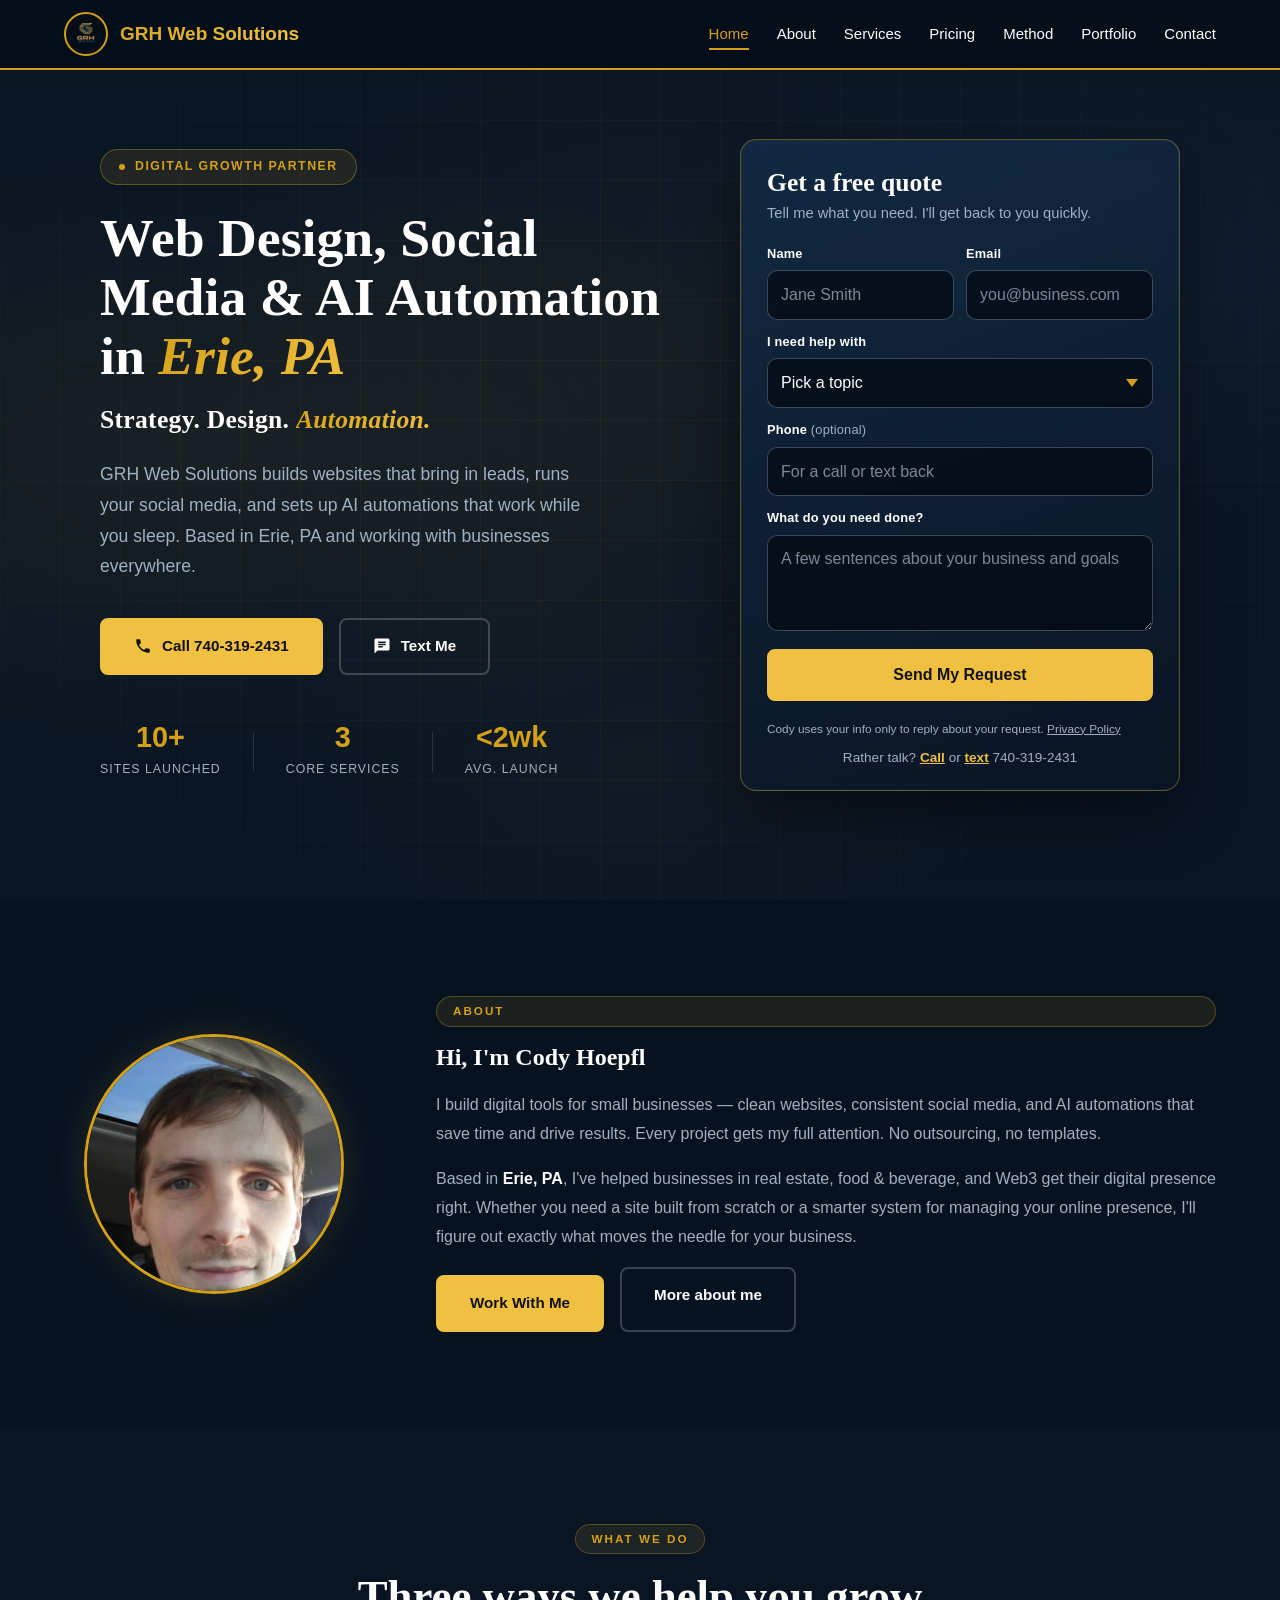
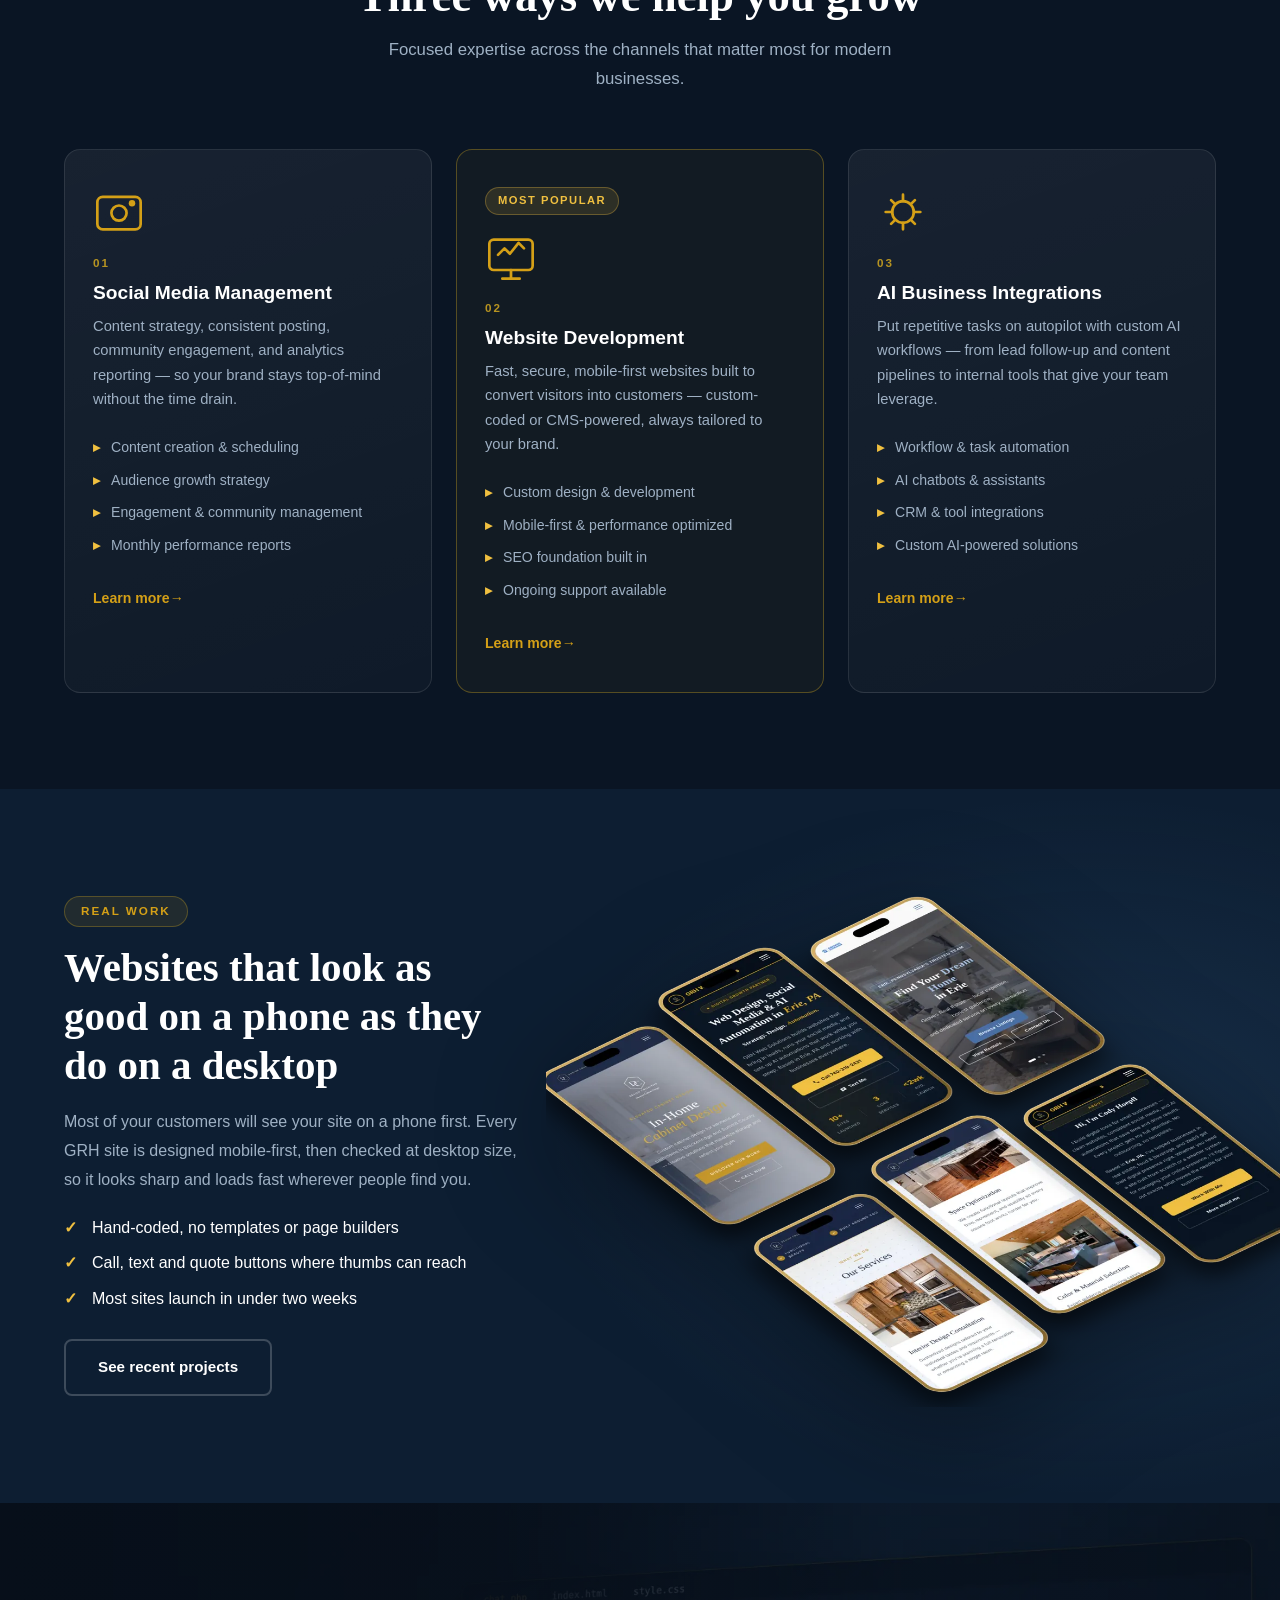
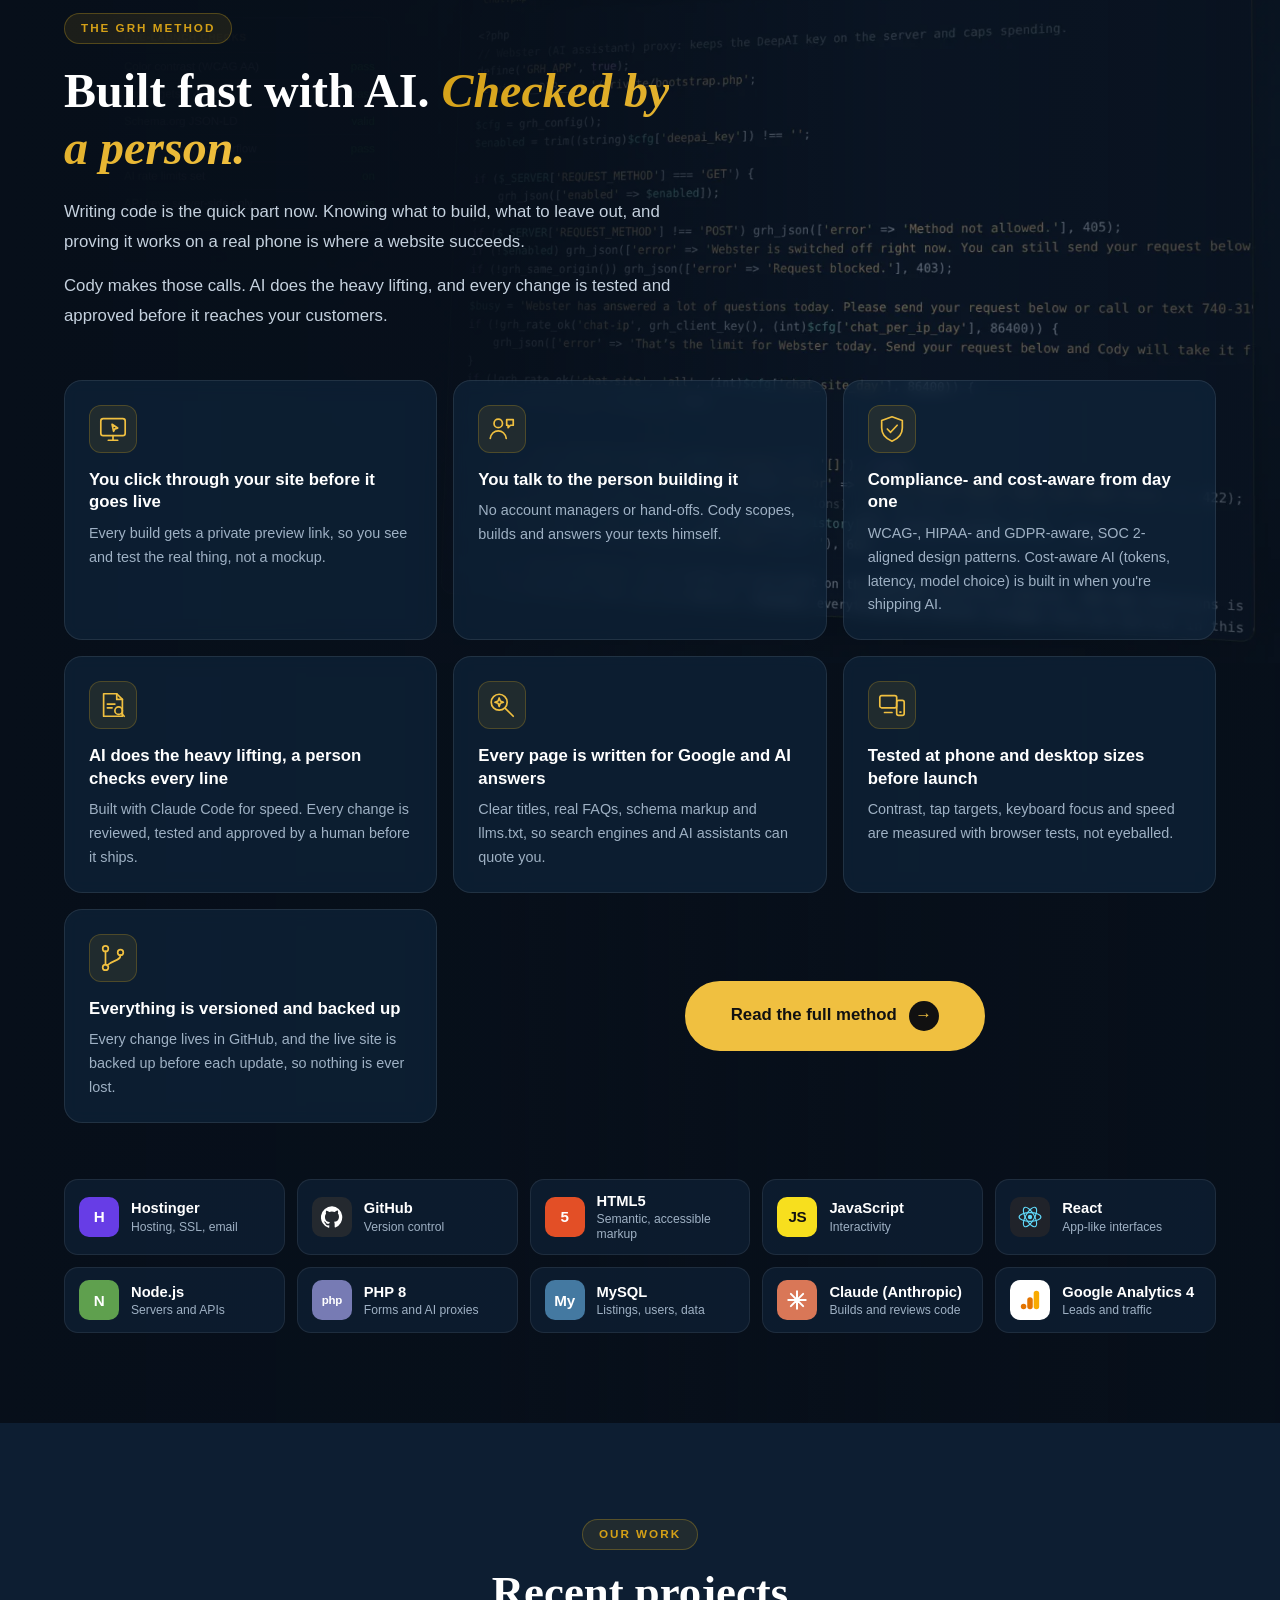
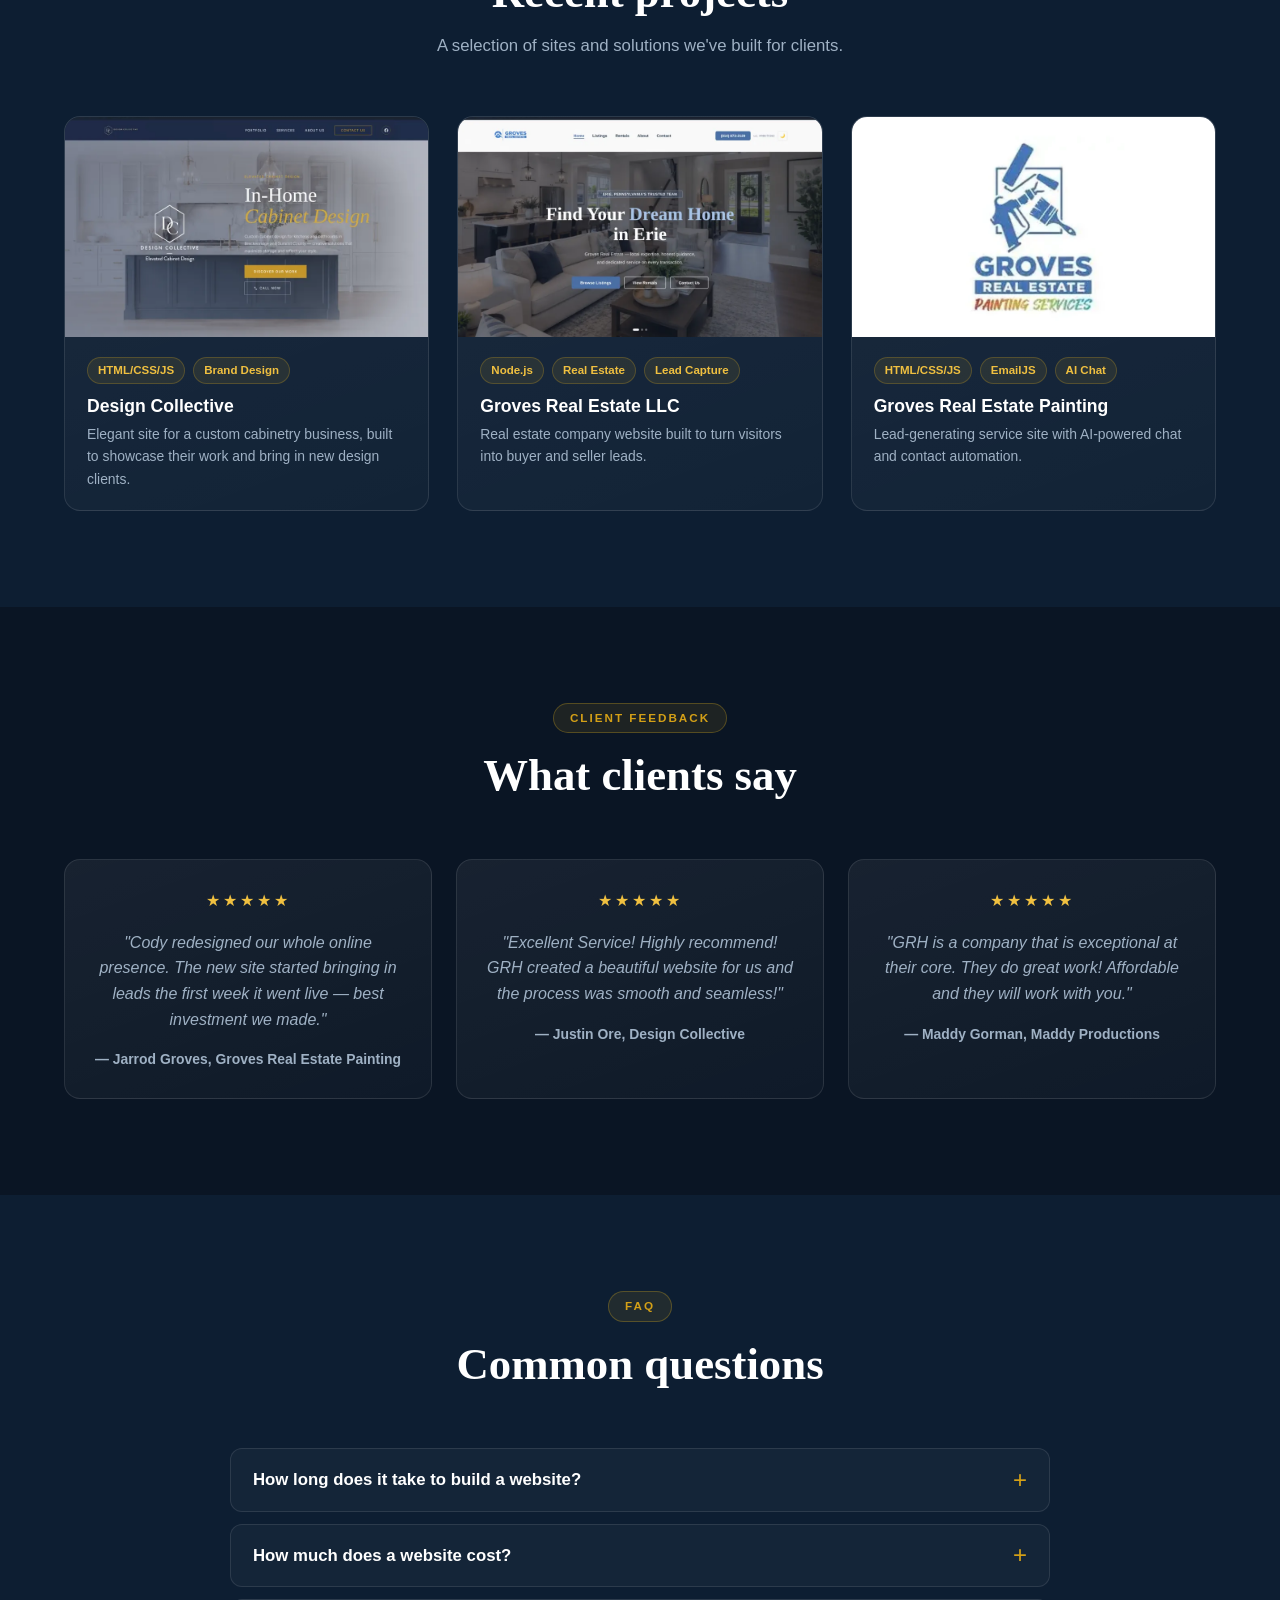
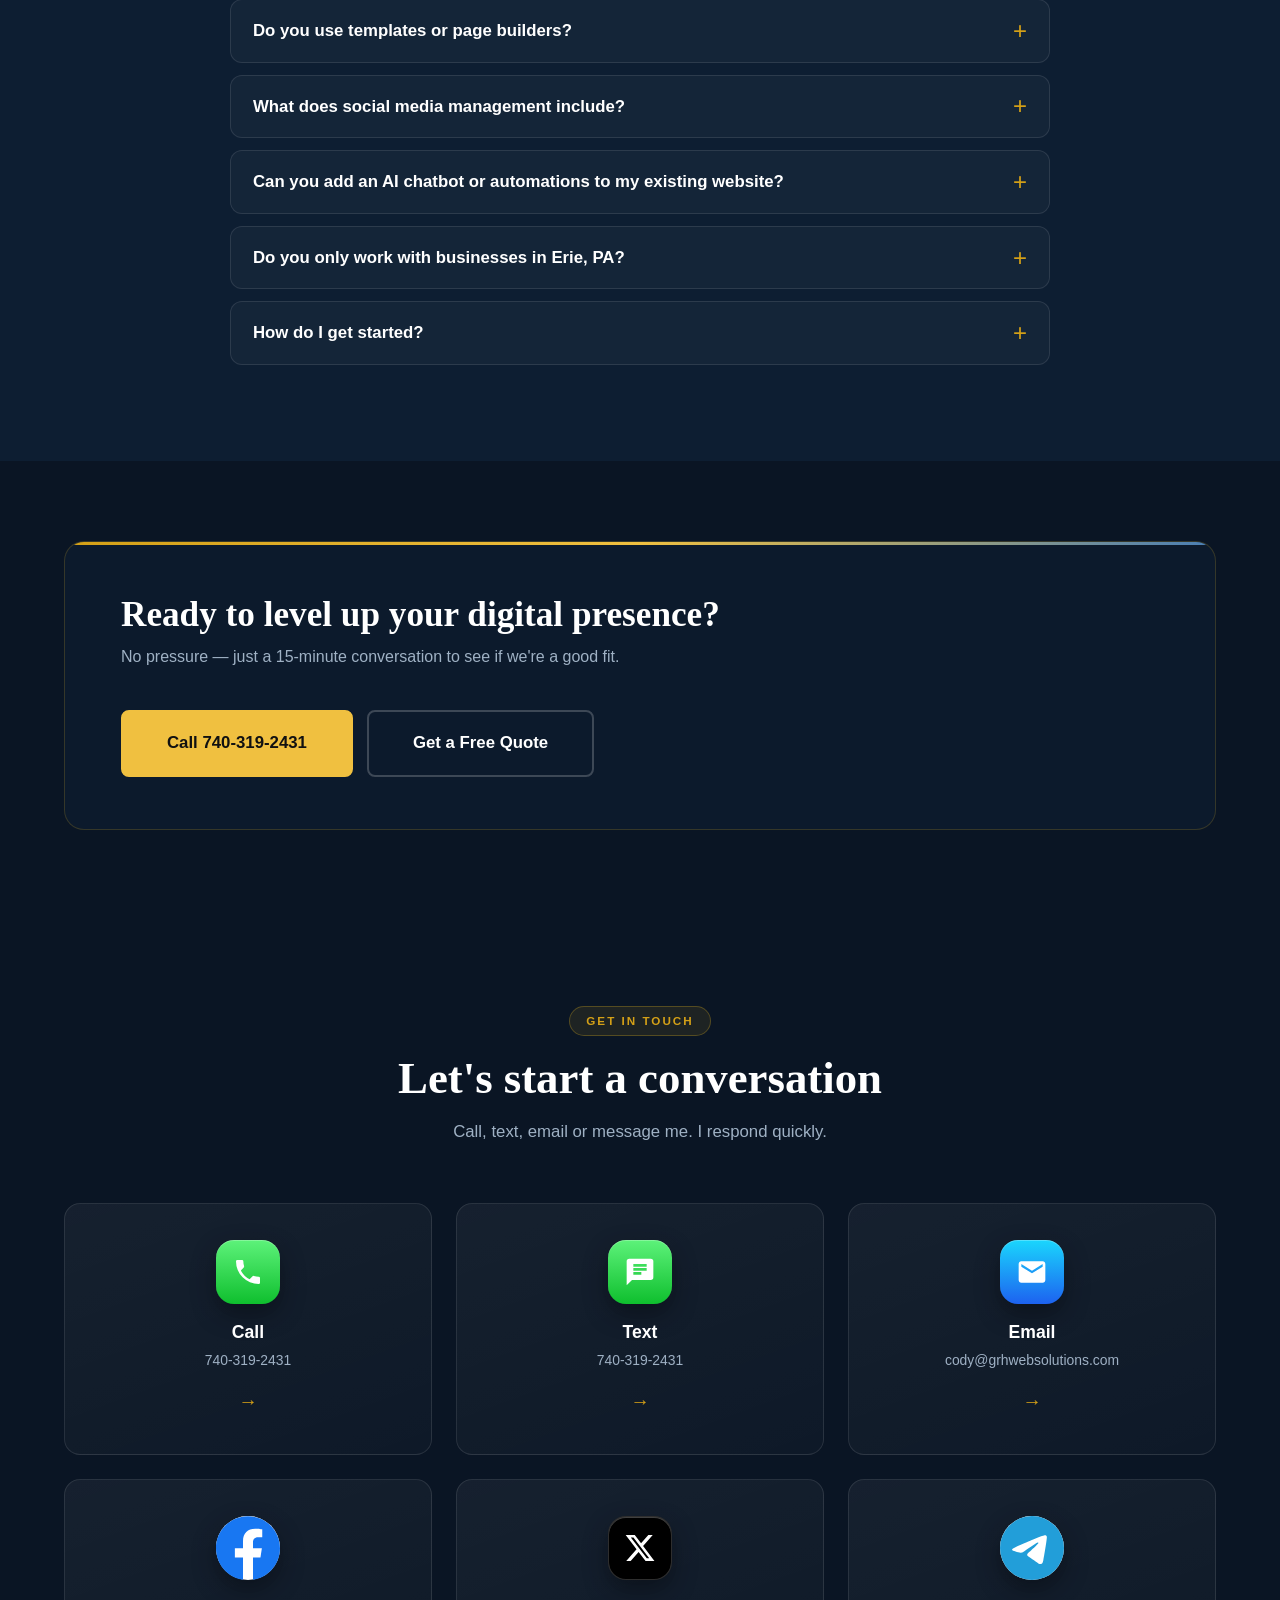
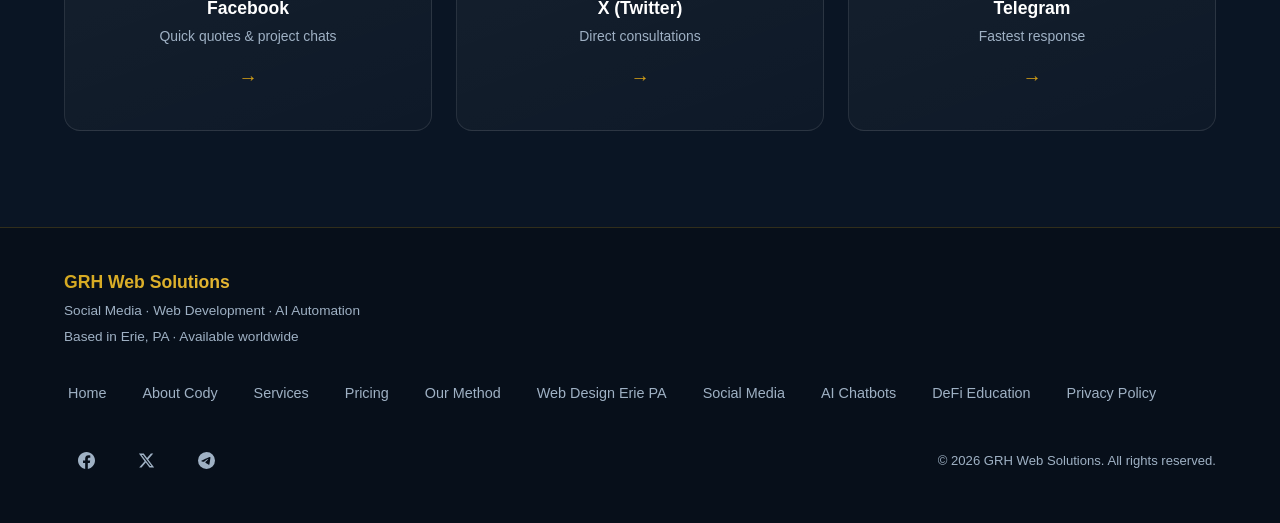
<file: index.html>
<!DOCTYPE html>
<html lang="en">
<head>
    <!-- Google tag (gtag.js) -->
    <script async src="https://www.googletagmanager.com/gtag/js?id=G-C15HK9LHY8"></script>
    <script>
      window.dataLayer = window.dataLayer || [];
      function gtag(){dataLayer.push(arguments);}
      gtag('js', new Date());

      gtag('config', 'G-C15HK9LHY8');
    </script>
    <!-- Meta Pixel -->
    <script src="meta-pixel.js?v=20261112a"></script>
    <meta charset="UTF-8">
    <meta name="viewport" content="width=device-width, initial-scale=1.0">
    <meta http-equiv="X-UA-Compatible" content="IE=edge">
    <meta http-equiv="Content-Security-Policy" content="default-src 'self'; style-src 'self' 'unsafe-inline' https://fonts.googleapis.com; font-src https://fonts.gstatic.com; img-src 'self' data: https:; script-src 'self' https://connect.facebook.net 'sha256-tWtsul7V045qVTqbmmI7Z8IFARLhlfOi+XAhVkcadhk=' 'sha256-q5xOMpFgiBXCfyZss4IpuixnPGFCY+r4RqcYt+mOSkA=' https://*.googletagmanager.com https://www.googleadservices.com https://www.google.com https://googleads.g.doubleclick.net; connect-src 'self' https://www.facebook.com https://connect.facebook.net https://*.google-analytics.com https://*.analytics.google.com https://*.googletagmanager.com https://*.g.doubleclick.net https://*.google.com https://pagead2.googlesyndication.com https://www.googleadservices.com; frame-src https://www.facebook.com https://td.doubleclick.net https://www.googletagmanager.com; form-action 'self'; base-uri 'self'; object-src 'none';">

    <title>Web Design &amp; AI Automation in Erie, PA | GRH Web Solutions</title>
    <meta name="description" content="GRH Web Solutions builds fast, lead-generating websites, manages social media, and sets up AI automations for small businesses. Based in Erie, PA. Call or text 740-319-2431 for a free quote.">
    <meta name="keywords" content="social media management, website development, AI automation, business automation, web design Erie PA">
    <meta name="author" content="Cody Hoepfl">
    <meta name="robots" content="index, follow">

    <meta property="og:type" content="website">
    <meta property="og:url" content="https://grhwebsolutions.com/">
    <meta property="og:title" content="Web Design &amp; AI Automation in Erie, PA | GRH Web Solutions">
    <meta property="og:description" content="Fast, lead-generating websites, social media management, and AI automations for small businesses. Free quote: call or text 740-319-2431.">
    <meta property="og:image" content="https://grhwebsolutions.com/images/og-image.jpg">
    <meta property="og:image:width" content="1200">
    <meta property="og:image:height" content="630">
    <meta property="og:image:alt" content="GRH Web Solutions logo: web design, social media and AI automation in Erie, PA">
    <meta property="og:site_name" content="GRH Web Solutions">
    <meta property="og:locale" content="en_US">
    <meta name="twitter:card" content="summary_large_image">
    <meta name="twitter:site" content="@gainrangerheffe">
    <meta name="twitter:image:alt" content="GRH Web Solutions logo: web design, social media and AI automation in Erie, PA">
    <link rel="canonical" href="https://grhwebsolutions.com/">

    <meta name="theme-color" content="#0A1524">

    <link rel="dns-prefetch" href="//fonts.googleapis.com">
    <link rel="preconnect" href="https://fonts.googleapis.com">
    <link rel="preconnect" href="https://fonts.gstatic.com" crossorigin>

    <link rel="icon" type="image/png" sizes="32x32" href="images/favicon-32.png">
    <link rel="apple-touch-icon" sizes="180x180" href="images/apple-touch-icon.png">

    <link rel="stylesheet" href="style.css?v=20261022a">
    <script src="script.js?v=20261112a" defer></script>
    <script type="application/ld+json">
    {
      "@context": "https://schema.org",
      "@graph": [
        {
          "@type": "ProfessionalService",
          "@id": "https://grhwebsolutions.com/#business",
          "name": "GRH Web Solutions",
          "url": "https://grhwebsolutions.com/",
          "logo": "https://grhwebsolutions.com/images/grh-logo-512.png",
          "image": "https://grhwebsolutions.com/images/og-image.jpg",
          "description": "Web design and development, social media management and AI chatbots and automation for small businesses, based in Erie, PA.",
          "telephone": "+1-740-319-2431",
          "email": "cody@grhwebsolutions.com",
          "address": {
            "@type": "PostalAddress",
            "addressLocality": "Erie",
            "addressRegion": "PA",
            "addressCountry": "US"
          },
          "areaServed": [
            {
              "@type": "City",
              "name": "Erie, PA"
            },
            {
              "@type": "Country",
              "name": "United States"
            }
          ],
          "founder": {
            "@type": "Person",
            "@id": "https://grhwebsolutions.com/about.html#cody",
            "name": "Cody Hoepfl",
            "url": "https://grhwebsolutions.com/about.html"
          },
          "contactPoint": {
            "@type": "ContactPoint",
            "telephone": "+1-740-319-2431",
            "email": "cody@grhwebsolutions.com",
            "contactType": "sales",
            "availableLanguage": "English"
          },
          "sameAs": [
            "https://share.google/Q9K383u1Ahq8g55i9",
            "https://www.facebook.com/GRHwebsolutions",
            "https://x.com/gainrangerheffe",
            "https://t.me/gainrangershouse"
          ],
          "knowsAbout": [
            "Web design",
            "Website development",
            "Search engine optimization",
            "Social media management",
            "Social media marketing",
            "AI chatbots",
            "Business automation"
          ],
          "hasOfferCatalog": {
            "@type": "OfferCatalog",
            "name": "Services",
            "itemListElement": [
              {
                "@type": "Offer",
                "itemOffered": {
                  "@type": "Service",
                  "name": "Web Design in Erie, PA",
                  "url": "https://grhwebsolutions.com/web-design-erie-pa.html"
                }
              },
              {
                "@type": "Offer",
                "itemOffered": {
                  "@type": "Service",
                  "name": "Social Media Management",
                  "url": "https://grhwebsolutions.com/social-media-management.html"
                }
              },
              {
                "@type": "Offer",
                "itemOffered": {
                  "@type": "Service",
                  "name": "AI Chatbots and Automation",
                  "url": "https://grhwebsolutions.com/ai-chatbots.html"
                }
              },
              {
                "@type": "Offer",
                "itemOffered": {
                  "@type": "Service",
                  "name": "DeFi Education",
                  "url": "https://grhwebsolutions.com/defi.html"
                }
              }
            ]
          },
          "priceRange": "$500–$6,500+",
          "aggregateRating": {
            "@type": "AggregateRating",
            "ratingValue": "5",
            "bestRating": "5",
            "reviewCount": "3"
          },
          "review": [
            {
              "@type": "Review",
              "author": {
                "@type": "Person",
                "name": "Jarrod Groves"
              },
              "reviewBody": "Cody redesigned our whole online presence. The new site started bringing in leads the first week it went live — best investment we made.",
              "reviewRating": {
                "@type": "Rating",
                "ratingValue": "5",
                "bestRating": "5"
              }
            },
            {
              "@type": "Review",
              "author": {
                "@type": "Person",
                "name": "Justin Ore"
              },
              "reviewBody": "Excellent Service! Highly recommend! GRH created a beautiful website for us and the process was smooth and seamless!",
              "reviewRating": {
                "@type": "Rating",
                "ratingValue": "5",
                "bestRating": "5"
              }
            },
            {
              "@type": "Review",
              "author": {
                "@type": "Person",
                "name": "Maddy Gorman"
              },
              "reviewBody": "GRH is a company that is exceptional at their core. They do great work! Affordable and they will work with you.",
              "reviewRating": {
                "@type": "Rating",
                "ratingValue": "5",
                "bestRating": "5"
              }
            }
          ]
        },
        {
          "@type": "WebSite",
          "@id": "https://grhwebsolutions.com/#website",
          "url": "https://grhwebsolutions.com/",
          "name": "GRH Web Solutions",
          "publisher": {
            "@id": "https://grhwebsolutions.com/#business"
          }
        },
        {
          "@type": "FAQPage",
          "@id": "https://grhwebsolutions.com/#faq",
          "mainEntity": [
            {
              "@type": "Question",
              "name": "How long does it take to build a website?",
              "acceptedAnswer": {
                "@type": "Answer",
                "text": "Most sites launch in under two weeks. Larger builds with e-commerce, booking or custom integrations are scoped during your free consultation so you get a clear timeline up front."
              }
            },
            {
              "@type": "Question",
              "name": "How much does a website cost?",
              "acceptedAnswer": {
                "@type": "Answer",
                "text": "Static websites start at $500 for 3 pages, websites that need a server start at $3,000, and online stores start at $6,500. Every build includes basic Google SEO and schema markup. Full pricing: https://grhwebsolutions.com/pricing.html"
              }
            },
            {
              "@type": "Question",
              "name": "Do you use templates or page builders?",
              "acceptedAnswer": {
                "@type": "Answer",
                "text": "No. Every site is custom-designed and coded for your business, mobile-first, fast, and built with an SEO foundation. There is no outsourcing; Cody does the work personally."
              }
            },
            {
              "@type": "Question",
              "name": "What does social media management include?",
              "acceptedAnswer": {
                "@type": "Answer",
                "text": "Content strategy and an editorial calendar, custom graphics and copywriting, scheduled posting, community engagement and replies, audience growth tactics, and monthly analytics reports across Instagram, Facebook, TikTok, X and LinkedIn."
              }
            },
            {
              "@type": "Question",
              "name": "Can you add an AI chatbot or automations to my existing website?",
              "acceptedAnswer": {
                "@type": "Answer",
                "text": "Yes. GRH Web Solutions builds AI chatbots and assistants, automated lead follow-up, and integrations that connect your CRM, email and calendar, whether or not we built your site."
              }
            },
            {
              "@type": "Question",
              "name": "Do you only work with businesses in Erie, PA?",
              "acceptedAnswer": {
                "@type": "Answer",
                "text": "GRH Web Solutions is based in Erie, Pennsylvania and works with businesses anywhere in the United States and worldwide."
              }
            },
            {
              "@type": "Question",
              "name": "How do I get started?",
              "acceptedAnswer": {
                "@type": "Answer",
                "text": "Fill out the quick quote form, or call or text Cody at 740-319-2431. The first step is a free 15-minute consultation to understand your goals and recommend the right approach."
              }
            }
          ]
        }
      ]
    }
    </script>
</head>
<body>
    <noscript><img height="1" width="1" style="display:none" alt="" src="https://www.facebook.com/tr?id=1861907667802179&amp;ev=PageView&amp;noscript=1"></noscript>
    <a href="#main" class="skip-link">Skip to content</a>

    <!-- Navigation -->
    <header class="header-nav" role="banner">
        <div class="nav-container">
            <a href="/" class="nav-logo" aria-label="GRH Web Solutions home">
                <img src="images/grh-logo-88.webp" alt="" width="44" height="44">
                <span class="nav-logo-text">GRH Web Solutions</span>
            </a>
            <nav class="nav-links" id="nav-links" aria-label="Main navigation">
                <a href="/" class="nav-link active" aria-current="page">Home</a>
                <a href="/about.html" class="nav-link">About</a>
                <a href="/services.html" class="nav-link">Services</a>
                <a href="/pricing.html" class="nav-link">Pricing</a>
                <a href="/methodology.html" class="nav-link">Method</a>
                <a href="#portfolio" class="nav-link">Portfolio</a>
                <a href="#contact" class="nav-link">Contact</a>
            </nav>
            <button class="mobile-menu-btn" aria-label="Toggle navigation menu" aria-expanded="false" aria-controls="nav-links">
                <span></span>
                <span></span>
                <span></span>
            </button>
        </div>
    </header>

    <main id="main">

        <!-- ── HERO ── -->
        <section id="home" class="hero-section" aria-label="Hero">
            <div class="hero-bg-grid" aria-hidden="true"></div>
            <div class="hero-bg-glow" aria-hidden="true"></div>
            <div class="hero-content">
                <div class="hero-badge">
                    <span class="badge-dot" aria-hidden="true"></span>
                    Digital Growth Partner
                </div>
                <h1>Web Design, Social Media &amp; AI Automation in <em>Erie, PA</em></h1>
                <p class="hero-slogan">Strategy. Design. <em>Automation.</em></p>
                <p class="hero-sub">
                    GRH Web Solutions builds websites that bring in leads, runs your social media, and sets up AI automations that work while you sleep. Based in Erie, PA and working with businesses everywhere.
                </p>
                <div class="hero-ctas">
                    <a href="tel:+17403192431" class="btn-primary btn-icon" data-track="call">
                        <svg viewBox="0 0 24 24" width="18" height="18" aria-hidden="true"><path fill="currentColor" d="M6.62 10.79a15.05 15.05 0 0 0 6.59 6.59l2.2-2.2a1 1 0 0 1 1.02-.24c1.12.37 2.33.57 3.57.57a1 1 0 0 1 1 1V20a1 1 0 0 1-1 1A17 17 0 0 1 3 4a1 1 0 0 1 1-1h3.5a1 1 0 0 1 1 1c0 1.25.2 2.45.57 3.57a1 1 0 0 1-.25 1.02l-2.2 2.2z"/></svg>
                        Call 740-319-2431
                    </a>
                    <a href="sms:+17403192431" class="btn-ghost btn-icon" data-track="text">
                        <svg viewBox="0 0 24 24" width="18" height="18" aria-hidden="true"><path fill="currentColor" d="M20 2H4a2 2 0 0 0-2 2v18l4-4h14a2 2 0 0 0 2-2V4a2 2 0 0 0-2-2zM7 9h10v2H7V9zm6 5H7v-2h6v2zm4-6H7V6h10v2z"/></svg>
                        Text Me
                    </a>
                </div>
                <div class="hero-stats" aria-label="Key statistics">
                    <div class="stat">
                        <span class="stat-num">10+</span>
                        <span class="stat-label">Sites Launched</span>
                    </div>
                    <div class="stat-divider" aria-hidden="true"></div>
                    <div class="stat">
                        <span class="stat-num">3</span>
                        <span class="stat-label">Core Services</span>
                    </div>
                    <div class="stat-divider" aria-hidden="true"></div>
                    <div class="stat">
                        <span class="stat-num">&lt;2wk</span>
                        <span class="stat-label">Avg. Launch</span>
                    </div>
                </div>
            </div>

            <!-- Quick quote form -->
            <div class="hero-visual" id="quote">
                <div class="quote-card" id="quoteCard">
                    <div class="quote-head">
                        <h2 id="quote-heading">Get a free quote</h2>
                        <p id="quoteSub">Tell me what you need. I'll get back to you quickly.</p>
                    </div>

                    <div class="ai-panel" id="aiPanel" hidden>
                        <div class="ai-log" id="aiLog" role="log" aria-live="polite" aria-label="Conversation with Webster, the AI assistant">
                            <p class="ai-msg ai-bot">Hi! I'm Webster, the AI assistant for GRH Web Solutions. What kind of business do you have, and what are you hoping to get help with?</p>
                        </div>
                        <div class="ai-input">
                            <label for="aiInput" class="sr-only">Message Webster</label>
                            <input id="aiInput" type="text" maxlength="500" placeholder="e.g. I run a bakery and need more customers" autocomplete="off">
                            <button type="button" id="aiSend" class="ai-send">Send</button>
                        </div>
                        <button type="button" id="aiUse" class="ai-use" hidden>Send this chat to Cody</button>
                        <p class="form-status" id="aiUseStatus" role="status" aria-live="polite"></p>
                        <p class="ai-note">Webster is an AI assistant and can make mistakes. Your messages are processed by our AI provider, and when you tap &ldquo;Send this chat to Cody&rdquo; the full transcript is emailed to Cody. <a href="/privacy.html">Privacy Policy</a></p>
                    </div>

                    <button type="button" class="form-toggle" id="formToggle" aria-expanded="false" aria-controls="quoteForm" hidden>Prefer a form? Fill out a quick request instead</button>

                    <form class="quote-form" id="quoteForm" action="contact.php" method="post" novalidate aria-labelledby="quote-heading">
                    <div class="field-row">
                        <div class="field">
                            <label for="q-name">Name</label>
                            <input id="q-name" name="name" type="text" autocomplete="name" required maxlength="80" placeholder="Jane Smith">
                        </div>
                        <div class="field">
                            <label for="q-email">Email</label>
                            <input id="q-email" name="email" type="email" autocomplete="email" inputmode="email" required maxlength="120" placeholder="you@business.com">
                        </div>
                    </div>

                    <div class="field-row field-row-stack">
                        <div class="field">
                            <label for="q-topic">I need help with</label>
                            <select id="q-topic" name="topic" required>
                                <option value="" selected disabled>Pick a topic</option>
                                <option value="New website">New website</option>
                                <option value="Website redesign or fix">Website redesign or fix</option>
                                <option value="Social media management">Social media management</option>
                                <option value="Social media ads and marketing">Social media ads &amp; marketing</option>
                                <option value="AI automation or chatbot">AI automation or chatbot</option>
                                <option value="DeFi education">DeFi / crypto education</option>
                                <option value="Something else">Something else</option>
                            </select>
                        </div>
                        <div class="field" id="q-detail-wrap" hidden>
                            <label for="q-detail">Specifically</label>
                            <select id="q-detail" name="detail">
                                <option value="">Choose one (optional)</option>
                            </select>
                        </div>
                    </div>

                    <div class="field">
                        <label for="q-phone">Phone <span class="optional">(optional)</span></label>
                        <input id="q-phone" name="phone" type="tel" autocomplete="tel" inputmode="tel" maxlength="30" placeholder="For a call or text back">
                    </div>

                    <div class="field">
                        <label for="q-message">What do you need done?</label>
                        <textarea id="q-message" name="message" rows="3" required maxlength="2000" placeholder="A few sentences about your business and goals"></textarea>
                    </div>

                    <div class="hp-field" aria-hidden="true">
                        <label for="q-website">Leave this empty</label>
                        <input id="q-website" name="website" type="text" tabindex="-1" autocomplete="off">
                    </div>
                    <input type="hidden" name="ts" id="q-ts" value="">
                    <input type="hidden" name="chat" id="q-chat" value="">

                        <button type="submit" class="btn-primary quote-submit" id="quoteSubmit">Send My Request</button>
                        <p class="form-status" id="quoteStatus" role="status" aria-live="polite"></p>
                        <p class="ai-note">Cody uses your info only to reply about your request. <a href="/privacy.html">Privacy Policy</a></p>
                    </form>

                    <p class="quote-alt">Rather talk? <a href="tel:+17403192431" data-track="call">Call</a> or <a href="sms:+17403192431" data-track="text">text</a> 740-319-2431</p>
                </div>
            </div>
        </section>

        <!-- ── ABOUT ── -->
        <section id="about" class="about-section" aria-labelledby="about-heading">
            <div class="container">
                <div class="about-inner">
                    <div class="about-photo">
                        <img src="images/me-520.webp" alt="Cody Hoepfl, founder of GRH Web Solutions" class="about-photo-img" loading="lazy" decoding="async" width="260" height="260">
                    </div>
                    <div class="about-text">
                        <span class="section-tag">About</span>
                        <h2 id="about-heading">Hi, I'm Cody Hoepfl</h2>
                        <p>I build digital tools for small businesses — clean websites, consistent social media, and AI automations that save time and drive results. Every project gets my full attention. No outsourcing, no templates.</p>
                        <p>Based in <strong>Erie, PA</strong>, I've helped businesses in real estate, food &amp; beverage, and Web3 get their digital presence right. Whether you need a site built from scratch or a smarter system for managing your online presence, I'll figure out exactly what moves the needle for your business.</p>
                        <div class="hero-ctas about-ctas">
                            <a href="#quote" class="btn-primary">Work With Me</a>
                            <a href="/about.html" class="btn-ghost">More about me</a>
                        </div>
                    </div>
                </div>
            </div>
        </section>

        <!-- ── SERVICES ── -->
        <section id="services" class="services-section" aria-labelledby="services-heading">
            <div class="container">
                <div class="section-header">
                    <span class="section-tag">What We Do</span>
                    <h2 id="services-heading">Three ways we help you grow</h2>
                    <p>Focused expertise across the channels that matter most for modern businesses.</p>
                </div>
                <div class="services-grid">

                    <article class="service-card" data-aos>
                        <div class="service-icon" aria-hidden="true">
                            <svg viewBox="0 0 48 48" fill="none" xmlns="http://www.w3.org/2000/svg" aria-hidden="true">
                                <rect x="4" y="10" width="40" height="30" rx="5" stroke="currentColor" stroke-width="2.5"/>
                                <circle cx="24" cy="25" r="7" stroke="currentColor" stroke-width="2.5"/>
                                <circle cx="36" cy="16" r="3" fill="currentColor"/>
                            </svg>
                        </div>
                        <div class="service-num" aria-hidden="true">01</div>
                        <h3>Social Media Management</h3>
                        <p>Content strategy, consistent posting, community engagement, and analytics reporting — so your brand stays top-of-mind without the time drain.</p>
                        <ul class="service-list" aria-label="Social media management includes">
                            <li>Content creation &amp; scheduling</li>
                            <li>Audience growth strategy</li>
                            <li>Engagement &amp; community management</li>
                            <li>Monthly performance reports</li>
                        </ul>
                        <a href="/social-media-management.html" class="service-link">Learn more <span class="sr-only">about social media management</span> →</a>
                    </article>

                    <article class="service-card featured" data-aos>
                        <div class="service-badge">Most Popular</div>
                        <div class="service-icon" aria-hidden="true">
                            <svg viewBox="0 0 48 48" fill="none" xmlns="http://www.w3.org/2000/svg" aria-hidden="true">
                                <rect x="4" y="8" width="40" height="28" rx="4" stroke="currentColor" stroke-width="2.5"/>
                                <path d="M16 44h16M24 36v8" stroke="currentColor" stroke-width="2.5" stroke-linecap="round"/>
                                <path d="M12 22l6-6 5 5 8-10 5 5" stroke="currentColor" stroke-width="2.5" stroke-linecap="round" stroke-linejoin="round"/>
                            </svg>
                        </div>
                        <div class="service-num" aria-hidden="true">02</div>
                        <h3>Website Development</h3>
                        <p>Fast, secure, mobile-first websites built to convert visitors into customers — custom-coded or CMS-powered, always tailored to your brand.</p>
                        <ul class="service-list" aria-label="Website development includes">
                            <li>Custom design &amp; development</li>
                            <li>Mobile-first &amp; performance optimized</li>
                            <li>SEO foundation built in</li>
                            <li>Ongoing support available</li>
                        </ul>
                        <a href="/web-design-erie-pa.html" class="service-link">Learn more <span class="sr-only">about website development</span> →</a>
                    </article>

                    <article class="service-card" data-aos>
                        <div class="service-icon" aria-hidden="true">
                            <svg viewBox="0 0 48 48" fill="none" xmlns="http://www.w3.org/2000/svg" aria-hidden="true">
                                <circle cx="24" cy="24" r="10" stroke="currentColor" stroke-width="2.5"/>
                                <path d="M24 14V8M24 40v-6M14 24H8M40 24h-6" stroke="currentColor" stroke-width="2.5" stroke-linecap="round"/>
                                <path d="M17 17l-4-4M35 35l-4-4M17 31l-4 4M35 13l-4 4" stroke="currentColor" stroke-width="2.5" stroke-linecap="round"/>
                            </svg>
                        </div>
                        <div class="service-num" aria-hidden="true">03</div>
                        <h3>AI Business Integrations</h3>
                        <p>Put repetitive tasks on autopilot with custom AI workflows — from lead follow-up and content pipelines to internal tools that give your team leverage.</p>
                        <ul class="service-list" aria-label="AI integrations include">
                            <li>Workflow &amp; task automation</li>
                            <li>AI chatbots &amp; assistants</li>
                            <li>CRM &amp; tool integrations</li>
                            <li>Custom AI-powered solutions</li>
                        </ul>
                        <a href="/ai-chatbots.html" class="service-link">Learn more <span class="sr-only">about AI business integrations</span> →</a>
                    </article>

                </div>
            </div>
        </section>

        <!-- ── HOW IT WORKS ── -->
        <!-- ── SHOWCASE ── -->
        <section class="showcase-section" aria-labelledby="showcase-heading">
            <div class="container showcase-inner">
                <div class="showcase-text" data-aos>
                    <span class="section-tag">Real Work</span>
                    <h2 id="showcase-heading">Websites that look as good on a phone as they do on a desktop</h2>
                    <p>Most of your customers will see your site on a phone first. Every GRH site is designed mobile-first, then checked at desktop size, so it looks sharp and loads fast wherever people find you.</p>
                    <ul class="showcase-points">
                        <li>Hand-coded, no templates or page builders</li>
                        <li>Call, text and quote buttons where thumbs can reach</li>
                        <li>Most sites launch in under two weeks</li>
                    </ul>
                    <a href="#portfolio" class="btn-ghost">See recent projects</a>
                </div>
                <div class="showcase-visual" data-aos data-aos-delay="150">
                    <picture>
                        <source srcset="images/showcase-phones.webp" type="image/webp">
                        <img src="images/showcase-phones.jpg" alt="Phone screens showing websites built by GRH Web Solutions for Design Collective, Groves Real Estate and GRH" width="1400" height="963" loading="lazy" decoding="async">
                    </picture>
                </div>
            </div>
        </section>

        <!-- ── METHOD ── -->
        <section id="method" class="method-section" aria-labelledby="method-heading">
            <div class="container">
                <div class="method-intro">
                    <span class="section-tag">The GRH Method</span>
                    <h2 id="method-heading">Built fast with AI. <em>Checked by a person.</em></h2>
                    <p>Writing code is the quick part now. Knowing what to build, what to leave out, and proving it works on a real phone is where a website succeeds.</p>
                    <p>Cody makes those calls. AI does the heavy lifting, and every change is tested and approved before it reaches your customers.</p>
                </div>
                <div class="method-grid">
                    <div class="method-card" data-aos>
                        <div class="method-icon"><svg viewBox="0 0 32 32" width="30" height="30" fill="none" stroke="currentColor" stroke-width="1.8" stroke-linecap="round" stroke-linejoin="round" aria-hidden="true"><rect x="3" y="5" width="26" height="18" rx="2.5"/><path d="M11 28h10M16 23v5"/><path d="M15 11l6 4-3 .8-1.4 2.7z"/></svg></div>
                        <h3>You click through your site before it goes live</h3>
                        <p>Every build gets a private preview link, so you see and test the real thing, not a mockup.</p>
                    </div>
                    <div class="method-card" data-aos>
                        <div class="method-icon"><svg viewBox="0 0 32 32" width="30" height="30" fill="none" stroke="currentColor" stroke-width="1.8" stroke-linecap="round" stroke-linejoin="round" aria-hidden="true"><circle cx="12" cy="10" r="4.5"/><path d="M3.5 26c.8-5 4.3-8 8.5-8s7.7 3 8.5 8"/><path d="M21 6h7v6h-3l-2.5 2.5V12H21z"/></svg></div>
                        <h3>You talk to the person building it</h3>
                        <p>No account managers or hand-offs. Cody scopes, builds and answers your texts himself.</p>
                    </div>
                    <div class="method-card" data-aos>
                        <div class="method-icon"><svg viewBox="0 0 32 32" width="30" height="30" fill="none" stroke="currentColor" stroke-width="1.8" stroke-linecap="round" stroke-linejoin="round" aria-hidden="true"><path d="M16 3l11 4v8c0 7-4.7 11.5-11 14-6.3-2.5-11-7-11-14V7z"/><path d="M11 16l3.5 3.5L21.5 12"/></svg></div>
                        <h3>Compliance- and cost-aware from day one</h3>
                        <p>WCAG-, HIPAA- and GDPR-aware, SOC 2-aligned design patterns. Cost-aware AI (tokens, latency, model choice) is built in when you're shipping AI.</p>
                    </div>
                    <div class="method-card" data-aos>
                        <div class="method-icon"><svg viewBox="0 0 32 32" width="30" height="30" fill="none" stroke="currentColor" stroke-width="1.8" stroke-linecap="round" stroke-linejoin="round" aria-hidden="true"><path d="M6 4h14l6 6v18H6z"/><path d="M20 4v6h6"/><path d="M10 15h8M10 19h5"/><circle cx="22" cy="22" r="4"/><path d="M25 25l3 3"/></svg></div>
                        <h3>AI does the heavy lifting, a person checks every line</h3>
                        <p>Built with Claude Code for speed. Every change is reviewed, tested and approved by a human before it ships.</p>
                    </div>
                    <div class="method-card" data-aos>
                        <div class="method-icon"><svg viewBox="0 0 32 32" width="30" height="30" fill="none" stroke="currentColor" stroke-width="1.8" stroke-linecap="round" stroke-linejoin="round" aria-hidden="true"><circle cx="13" cy="13" r="8.5"/><path d="M19.5 19.5L28 28"/><path d="M13 8.5l1.2 3.3 3.3 1.2-3.3 1.2L13 17.5l-1.2-3.3L8.5 13l3.3-1.2z"/></svg></div>
                        <h3>Every page is written for Google and AI answers</h3>
                        <p>Clear titles, real FAQs, schema markup and llms.txt, so search engines and AI assistants can quote you.</p>
                    </div>
                    <div class="method-card" data-aos>
                        <div class="method-icon"><svg viewBox="0 0 32 32" width="30" height="30" fill="none" stroke="currentColor" stroke-width="1.8" stroke-linecap="round" stroke-linejoin="round" aria-hidden="true"><rect x="3" y="6" width="18" height="13" rx="2"/><path d="M8 24h8"/><rect x="21" y="11" width="8" height="16" rx="2"/><path d="M24.5 23.5h1"/></svg></div>
                        <h3>Tested at phone and desktop sizes before launch</h3>
                        <p>Contrast, tap targets, keyboard focus and speed are measured with browser tests, not eyeballed.</p>
                    </div>
                    <div class="method-card" data-aos>
                        <div class="method-icon"><svg viewBox="0 0 32 32" width="30" height="30" fill="none" stroke="currentColor" stroke-width="1.8" stroke-linecap="round" stroke-linejoin="round" aria-hidden="true"><circle cx="8" cy="6" r="3"/><circle cx="8" cy="26" r="3"/><circle cx="24" cy="10" r="3"/><path d="M8 9v14"/><path d="M24 13c0 6-8 5-14.5 11"/></svg></div>
                        <h3>Everything is versioned and backed up</h3>
                        <p>Every change lives in GitHub, and the live site is backed up before each update, so nothing is ever lost.</p>
                    </div>
                    <div class="method-cta" data-aos>
                        <a href="/methodology.html" class="btn-primary btn-lg btn-arrow">Read the full method <span aria-hidden="true">→</span></a>
                    </div>
                </div>
                <ul class="stack-strip" aria-label="Tools and tech we build with">
                    <li class="stack-tile"><span class="stack-badge" style="background:#673DE6;color:#fff" aria-hidden="true">H</span><span class="stack-name">Hostinger<small>Hosting, SSL, email</small></span></li>
                    <li class="stack-tile"><span class="stack-badge" style="background:#24292f;color:#fff" aria-hidden="true"><svg viewBox="0 0 24 24" width="22" height="22" aria-hidden="true"><path fill="currentColor" d="M12 .3a12 12 0 0 0-3.8 23.4c.6.1.8-.3.8-.6v-2c-3.3.7-4-1.6-4-1.6-.6-1.4-1.4-1.8-1.4-1.8-1-.7.1-.7.1-.7 1.2.1 1.8 1.2 1.8 1.2 1 1.8 2.8 1.3 3.5 1 .1-.8.4-1.3.8-1.6-2.7-.3-5.5-1.3-5.5-5.9 0-1.3.5-2.4 1.2-3.2-.1-.3-.5-1.5.1-3.2 0 0 1-.3 3.3 1.2a11.5 11.5 0 0 1 6 0C17.3 4.7 18.3 5 18.3 5c.7 1.7.2 2.9.1 3.2.8.8 1.2 1.9 1.2 3.2 0 4.6-2.8 5.6-5.5 5.9.4.4.8 1.1.8 2.2v3.3c0 .3.2.7.8.6A12 12 0 0 0 12 .3"/></svg></span><span class="stack-name">GitHub<small>Version control</small></span></li>
                    <li class="stack-tile"><span class="stack-badge" style="background:#E34F26;color:#fff" aria-hidden="true">5</span><span class="stack-name">HTML5<small>Semantic, accessible markup</small></span></li>
                    <li class="stack-tile"><span class="stack-badge" style="background:#F7DF1E;color:#111" aria-hidden="true">JS</span><span class="stack-name">JavaScript<small>Interactivity</small></span></li>
                    <li class="stack-tile"><span class="stack-badge" style="background:#20232a;color:#61DAFB" aria-hidden="true"><svg viewBox="-11 -10 22 20" width="24" height="24" aria-hidden="true"><g fill="none" stroke="currentColor" stroke-width="1"><ellipse rx="10" ry="4"/><ellipse rx="10" ry="4" transform="rotate(60)"/><ellipse rx="10" ry="4" transform="rotate(120)"/></g><circle r="2" fill="currentColor"/></svg></span><span class="stack-name">React<small>App-like interfaces</small></span></li>
                    <li class="stack-tile"><span class="stack-badge" style="background:#5FA04E;color:#fff" aria-hidden="true">N</span><span class="stack-name">Node.js<small>Servers and APIs</small></span></li>
                    <li class="stack-tile"><span class="stack-badge stack-badge-sm" style="background:#777BB4;color:#fff" aria-hidden="true">php</span><span class="stack-name">PHP 8<small>Forms and AI proxies</small></span></li>
                    <li class="stack-tile"><span class="stack-badge" style="background:#4479A1;color:#fff" aria-hidden="true">My</span><span class="stack-name">MySQL<small>Listings, users, data</small></span></li>
                    <li class="stack-tile"><span class="stack-badge" style="background:#D97757;color:#fff" aria-hidden="true"><svg viewBox="0 0 24 24" width="22" height="22" aria-hidden="true"><g stroke="currentColor" stroke-width="2.2" stroke-linecap="round"><path d="M12 2.5v19M2.5 12h19M5.3 5.3l13.4 13.4M18.7 5.3L5.3 18.7"/></g></svg></span><span class="stack-name">Claude (Anthropic)<small>Builds and reviews code</small></span></li>
                    <li class="stack-tile"><span class="stack-badge" style="background:#fff;color:#E37400" aria-hidden="true"><svg viewBox="0 0 24 24" width="22" height="22" aria-hidden="true"><rect x="16" y="2" width="6" height="20" rx="3" fill="#F9AB00"/><rect x="9" y="9" width="6" height="13" rx="3" fill="#E37400"/><circle cx="5" cy="19" r="3" fill="#E37400"/></svg></span><span class="stack-name">Google Analytics 4<small>Leads and traffic</small></span></li>
                </ul>
            </div>
        </section>

        <!-- ── PORTFOLIO ── -->
        <section id="portfolio" class="portfolio-section" aria-labelledby="portfolio-heading">
            <div class="container">
                <div class="section-header">
                    <span class="section-tag">Our Work</span>
                    <h2 id="portfolio-heading">Recent projects</h2>
                    <p>A selection of sites and solutions we've built for clients.</p>
                </div>
                <div class="portfolio-grid">

                    <article class="portfolio-item" data-aos>
                        <div class="portfolio-image">
                            <img src="images/work-designcollective.webp" alt="Design Collective website homepage: in-home cabinet design" loading="lazy" decoding="async" width="600" height="400">
                            <div class="portfolio-overlay">
                                <a href="https://designcollective.biz" class="portfolio-link" target="_blank" rel="noopener noreferrer">View Live Site <span class="sr-only">for Design Collective (opens in a new tab)</span> ↗</a>
                            </div>
                        </div>
                        <div class="portfolio-info">
                            <div class="portfolio-tags">
                                <span>HTML/CSS/JS</span><span>Brand Design</span>
                            </div>
                            <h3>Design Collective</h3>
                            <p>Elegant site for a custom cabinetry business, built to showcase their work and bring in new design clients.</p>
                        </div>
                    </article>

                    <article class="portfolio-item" data-aos>
                        <div class="portfolio-image">
                            <img src="images/work-groves-realestate.webp" alt="Groves Real Estate LLC website homepage: find your dream home in Erie" loading="lazy" decoding="async" width="600" height="400">
                            <div class="portfolio-overlay">
                                <a href="https://grovesrealestatellc.com" class="portfolio-link" target="_blank" rel="noopener noreferrer">View Live Site <span class="sr-only">for Groves Real Estate LLC (opens in a new tab)</span> ↗</a>
                            </div>
                        </div>
                        <div class="portfolio-info">
                            <div class="portfolio-tags">
                                <span>Node.js</span><span>Real Estate</span><span>Lead Capture</span>
                            </div>
                            <h3>Groves Real Estate LLC</h3>
                            <p>Real estate company website built to turn visitors into buyer and seller leads.</p>
                        </div>
                    </article>

                    <article class="portfolio-item" data-aos>
                        <div class="portfolio-image">
                            <img src="images/groves-painting-tile.webp" alt="Groves Real Estate Painting logo" loading="lazy" decoding="async" width="600" height="400">
                            <div class="portfolio-overlay">
                                <a href="https://grovesrealestatepainting.com/" class="portfolio-link" target="_blank" rel="noopener noreferrer">View Live Site <span class="sr-only">for Groves Real Estate Painting (opens in a new tab)</span> ↗</a>
                            </div>
                        </div>
                        <div class="portfolio-info">
                            <div class="portfolio-tags">
                                <span>HTML/CSS/JS</span><span>EmailJS</span><span>AI Chat</span>
                            </div>
                            <h3>Groves Real Estate Painting</h3>
                            <p>Lead-generating service site with AI-powered chat and contact automation.</p>
                        </div>
                    </article>

                </div>
            </div>
        </section>

        <!-- ── FAQ ── -->
        <section class="services-section" aria-labelledby="testimonials-heading">
            <div class="container">
                <div class="section-header">
                    <span class="section-tag">Client Feedback</span>
                    <h2 id="testimonials-heading">What clients say</h2>
                </div>
                <div class="crypto-grid">
                    <div class="crypto-card" data-aos>
                        <div class="testimonial-stars" role="img" aria-label="5 out of 5 stars">★★★★★</div>
                        <blockquote class="testimonial-quote">"Cody redesigned our whole online presence. The new site started bringing in leads the first week it went live — best investment we made."</blockquote>
                        <p class="testimonial-author">— Jarrod Groves, Groves Real Estate Painting</p>
                    </div>
                    <div class="crypto-card" data-aos>
                        <div class="testimonial-stars" role="img" aria-label="5 out of 5 stars">★★★★★</div>
                        <blockquote class="testimonial-quote">"Excellent Service! Highly recommend! GRH created a beautiful website for us and the process was smooth and seamless!"</blockquote>
                        <p class="testimonial-author">— Justin Ore, Design Collective</p>
                    </div>
                    <div class="crypto-card" data-aos>
                        <div class="testimonial-stars" role="img" aria-label="5 out of 5 stars">★★★★★</div>
                        <blockquote class="testimonial-quote">"GRH is a company that is exceptional at their core. They do great work! Affordable and they will work with you."</blockquote>
                        <p class="testimonial-author">— Maddy Gorman, Maddy Productions</p>
                    </div>
                </div>
            </div>
        </section>

        <section id="faq" class="faq-section" aria-labelledby="faq-heading">
            <div class="container">
                <div class="section-header">
                    <span class="section-tag">FAQ</span>
                    <h2 id="faq-heading">Common questions</h2>
                </div>
                <div class="faq-list">
                    <details class="faq-item">
                        <summary><h3>How long does it take to build a website?</h3></summary>
                        <p>Most sites launch in under two weeks. Larger builds with e-commerce, booking or custom integrations are scoped during your free consultation so you get a clear timeline up front.</p>
                    </details>
                    <details class="faq-item">
                        <summary><h3>How much does a website cost?</h3></summary>
                        <p>Static websites start at $500 for 3 pages, websites that need a server start at $3,000, and online stores start at $6,500. Every build includes basic Google SEO and schema markup. See the <a href="/pricing.html">full pricing page</a>, or call or text <a href="tel:+17403192431">740-319-2431</a> for an exact quote.</p>
                    </details>
                    <details class="faq-item">
                        <summary><h3>Do you use templates or page builders?</h3></summary>
                        <p>No. Every site is custom-designed and coded for your business, mobile-first, fast, and built with an SEO foundation. There is no outsourcing; Cody does the work personally.</p>
                    </details>
                    <details class="faq-item">
                        <summary><h3>What does social media management include?</h3></summary>
                        <p>Content strategy and an editorial calendar, custom graphics and copywriting, scheduled posting, community engagement and replies, audience growth tactics, and monthly analytics reports across Instagram, Facebook, TikTok, X and LinkedIn.</p>
                    </details>
                    <details class="faq-item">
                        <summary><h3>Can you add an AI chatbot or automations to my existing website?</h3></summary>
                        <p>Yes. GRH Web Solutions builds AI chatbots and assistants, automated lead follow-up, and integrations that connect your CRM, email and calendar, whether or not we built your site.</p>
                    </details>
                    <details class="faq-item">
                        <summary><h3>Do you only work with businesses in Erie, PA?</h3></summary>
                        <p>GRH Web Solutions is based in Erie, Pennsylvania and works with businesses anywhere in the United States and worldwide.</p>
                    </details>
                    <details class="faq-item">
                        <summary><h3>How do I get started?</h3></summary>
                        <p>Fill out the <a href="#quote">quick quote form</a>, or call or text Cody at <a href="tel:+17403192431">740-319-2431</a>. The first step is a free 15-minute consultation to understand your goals and recommend the right approach.</p>
                    </details>
                </div>
            </div>
        </section>

        <!-- ── CTA BANNER ── -->
        <section class="cta-section" aria-labelledby="cta-heading">
            <div class="container">
                <div class="cta-inner">
                    <div class="cta-text">
                        <h2 id="cta-heading">Ready to level up your digital presence?</h2>
                        <p>No pressure — just a 15-minute conversation to see if we're a good fit.</p>
                    </div>
                    <div class="cta-buttons">
                        <a href="tel:+17403192431" class="btn-primary btn-lg" data-track="call">Call 740-319-2431</a>
                        <a href="#quote" class="btn-ghost btn-lg">Get a Free Quote</a>
                    </div>
                </div>
            </div>
        </section>

        <!-- ── CONTACT ── -->
        <section id="contact" class="contact-section" aria-labelledby="contact-heading">
            <div class="container">
                <div class="section-header">
                    <span class="section-tag">Get In Touch</span>
                    <h2 id="contact-heading">Let's start a conversation</h2>
                    <p>Call, text, email or message me. I respond quickly.</p>
                </div>
                <div class="contact-grid">

                    <a href="tel:+17403192431" class="contact-card" data-track="call" aria-label="Call Cody at 740-319-2431">
                        <div class="contact-icon" aria-hidden="true">
                            <svg viewBox="0 0 24 24" width="32" height="32" aria-hidden="true"><path fill="currentColor" d="M6.62 10.79a15.05 15.05 0 0 0 6.59 6.59l2.2-2.2a1 1 0 0 1 1.02-.24c1.12.37 2.33.57 3.57.57a1 1 0 0 1 1 1V20a1 1 0 0 1-1 1A17 17 0 0 1 3 4a1 1 0 0 1 1-1h3.5a1 1 0 0 1 1 1c0 1.25.2 2.45.57 3.57a1 1 0 0 1-.25 1.02l-2.2 2.2z"/></svg>
                        </div>
                        <h3>Call</h3>
                        <p>740-319-2431</p>
                        <span class="contact-arrow" aria-hidden="true">→</span>
                    </a>

                    <a href="sms:+17403192431" class="contact-card" data-track="text" aria-label="Text Cody at 740-319-2431">
                        <div class="contact-icon" aria-hidden="true">
                            <svg viewBox="0 0 24 24" width="32" height="32" aria-hidden="true"><path fill="currentColor" d="M20 2H4a2 2 0 0 0-2 2v18l4-4h14a2 2 0 0 0 2-2V4a2 2 0 0 0-2-2zM7 9h10v2H7V9zm6 5H7v-2h6v2zm4-6H7V6h10v2z"/></svg>
                        </div>
                        <h3>Text</h3>
                        <p>740-319-2431</p>
                        <span class="contact-arrow" aria-hidden="true">→</span>
                    </a>

                    <a href="mailto:cody@grhwebsolutions.com" class="contact-card" aria-label="Send email to Cody">
                        <div class="contact-icon" aria-hidden="true">
                            <svg viewBox="0 0 24 24" width="32" height="32" aria-hidden="true">
                                <path fill="currentColor" d="M20 4H4c-1.1 0-2 .9-2 2v12c0 1.1.9 2 2 2h16c1.1 0 2-.9 2-2V6c0-1.1-.9-2-2-2zm0 4l-8 5-8-5V6l8 5 8-5v2z"/>
                            </svg>
                        </div>
                        <h3>Email</h3>
                        <p>cody@grhwebsolutions.com</p>
                        <span class="contact-arrow" aria-hidden="true">→</span>
                    </a>

                    <a href="https://www.facebook.com/GRHwebsolutions" class="contact-card" target="_blank" rel="noopener noreferrer" aria-label="Contact via Facebook Messenger">
                        <div class="contact-icon" aria-hidden="true">
                            <svg viewBox="0 0 24 24" width="32" height="32" aria-hidden="true">
                                <path fill="currentColor" d="M24 12.073c0-6.627-5.373-12-12-12s-12 5.373-12 12c0 5.99 4.388 10.954 10.125 11.854v-8.385H7.078v-3.47h3.047V9.43c0-3.007 1.792-4.669 4.533-4.669 1.312 0 2.686.235 2.686.235v2.953H15.83c-1.491 0-1.956.925-1.956 1.874v2.25h3.328l-.532 3.47h-2.796v8.385C19.612 23.027 24 18.062 24 12.073z"/>
                            </svg>
                        </div>
                        <h3>Facebook</h3>
                        <p>Quick quotes &amp; project chats</p>
                        <span class="contact-arrow" aria-hidden="true">→</span>
                    </a>

                    <a href="https://x.com/gainrangerheffe" class="contact-card" target="_blank" rel="noopener noreferrer" aria-label="Contact via X (Twitter)">
                        <div class="contact-icon" aria-hidden="true">
                            <svg viewBox="0 0 24 24" width="32" height="32" aria-hidden="true">
                                <path fill="currentColor" d="M18.244 2.25h3.308l-7.227 8.26 8.502 11.24H16.17l-5.214-6.817L4.99 21.75H1.68l7.73-8.835L1.254 2.25H8.08l4.713 6.231zm-1.161 17.52h1.833L7.084 4.126H5.117z"/>
                            </svg>
                        </div>
                        <h3>X (Twitter)</h3>
                        <p>Direct consultations</p>
                        <span class="contact-arrow" aria-hidden="true">→</span>
                    </a>

                    <a href="https://t.me/gainrangershouse" class="contact-card" target="_blank" rel="noopener noreferrer" aria-label="Contact via Telegram">
                        <div class="contact-icon" aria-hidden="true">
                            <svg viewBox="0 0 24 24" width="32" height="32" aria-hidden="true">
                                <path fill="currentColor" d="M11.944 0A12 12 0 0 0 0 12a12 12 0 0 0 12 12 12 12 0 0 0 12-12A12 12 0 0 0 12 0a12 12 0 0 0-.056 0zm4.962 7.224c.1-.002.321.023.465.14a.506.506 0 0 1 .171.325c.016.093.036.306.02.472-.18 1.898-.962 6.502-1.36 8.627-.168.9-.499 1.201-.82 1.23-.696.065-1.225-.46-1.9-.902-1.056-.693-1.653-1.124-2.678-1.8-1.185-.78-.417-1.21.258-1.91.177-.184 3.247-2.977 3.307-3.23.007-.032.014-.15-.056-.212s-.174-.041-.249-.024c-.106.024-1.793 1.14-5.061 3.345-.48.33-.913.49-1.302.48-.428-.008-1.252-.241-1.865-.44-.752-.245-1.349-.374-1.297-.789.027-.216.325-.437.893-.663 3.498-1.524 5.83-2.529 6.998-3.014 3.332-1.386 4.025-1.627 4.476-1.635z"/>
                            </svg>
                        </div>
                        <h3>Telegram</h3>
                        <p>Fastest response</p>
                        <span class="contact-arrow" aria-hidden="true">→</span>
                    </a>

                </div>
            </div>
        </section>

    </main>

    <footer class="footer" role="contentinfo">
        <div class="container">
            <div class="footer-inner">
                <div class="footer-brand">
                    <span class="footer-logo-text">GRH Web Solutions</span>
                    <p>Social Media · Web Development · AI Automation</p>
                    <p class="footer-location">Based in Erie, PA &middot; Available worldwide</p>
                </div>
                <nav class="footer-links" aria-label="Footer navigation">
                    <a href="/">Home</a>
                    <a href="/about.html">About Cody</a>
                    <a href="/services.html">Services</a>
                    <a href="/pricing.html">Pricing</a>
                    <a href="/methodology.html">Our Method</a>
                    <a href="/web-design-erie-pa.html">Web Design Erie PA</a>
                    <a href="/social-media-management.html">Social Media</a>
                    <a href="/ai-chatbots.html">AI Chatbots</a>
                    <a href="/defi.html">DeFi Education</a>
                    <a href="/privacy.html">Privacy Policy</a>
                </nav>
                <div class="footer-social" aria-label="Social media links">
                    <a href="https://www.facebook.com/GRHwebsolutions" aria-label="Facebook" target="_blank" rel="noopener noreferrer">
                        <svg viewBox="0 0 24 24" aria-hidden="true"><path fill="currentColor" d="M24 12.073c0-6.627-5.373-12-12-12s-12 5.373-12 12c0 5.99 4.388 10.954 10.125 11.854v-8.385H7.078v-3.47h3.047V9.43c0-3.007 1.792-4.669 4.533-4.669 1.312 0 2.686.235 2.686.235v2.953H15.83c-1.491 0-1.956.925-1.956 1.874v2.25h3.328l-.532 3.47h-2.796v8.385C19.612 23.027 24 18.062 24 12.073z"/></svg>
                    </a>
                    <a href="https://x.com/gainrangerheffe" aria-label="X (Twitter)" target="_blank" rel="noopener noreferrer">
                        <svg viewBox="0 0 24 24" aria-hidden="true"><path fill="currentColor" d="M18.244 2.25h3.308l-7.227 8.26 8.502 11.24H16.17l-5.214-6.817L4.99 21.75H1.68l7.73-8.835L1.254 2.25H8.08l4.713 6.231zm-1.161 17.52h1.833L7.084 4.126H5.117z"/></svg>
                    </a>
                    <a href="https://t.me/gainrangershouse" aria-label="Telegram" target="_blank" rel="noopener noreferrer">
                        <svg viewBox="0 0 24 24" aria-hidden="true"><path fill="currentColor" d="M11.944 0A12 12 0 0 0 0 12a12 12 0 0 0 12 12 12 12 0 0 0 12-12A12 12 0 0 0 12 0a12 12 0 0 0-.056 0zm4.962 7.224c.1-.002.321.023.465.14a.506.506 0 0 1 .171.325c.016.093.036.306.02.472-.18 1.898-.962 6.502-1.36 8.627-.168.9-.499 1.201-.82 1.23-.696.065-1.225-.46-1.9-.902-1.056-.693-1.653-1.124-2.678-1.8-1.185-.78-.417-1.21.258-1.91.177-.184 3.247-2.977 3.307-3.23.007-.032.014-.15-.056-.212s-.174-.041-.249-.024c-.106.024-1.793 1.14-5.061 3.345-.48.33-.913.49-1.302.48-.428-.008-1.252-.241-1.865-.44-.752-.245-1.349-.374-1.297-.789.027-.216.325-.437.893-.663 3.498-1.524 5.83-2.529 6.998-3.014 3.332-1.386 4.025-1.627 4.476-1.635z"/></svg>
                    </a>
                </div>
                <p class="footer-copy">&copy; 2026 GRH Web Solutions. All rights reserved.</p>
            </div>
        </div>
    </footer>

    <nav class="mobile-cta-bar" aria-label="Quick contact">
        <a href="tel:+17403192431" data-track="call">
            <svg viewBox="0 0 24 24" width="20" height="20" aria-hidden="true"><path fill="currentColor" d="M6.62 10.79a15.05 15.05 0 0 0 6.59 6.59l2.2-2.2a1 1 0 0 1 1.02-.24c1.12.37 2.33.57 3.57.57a1 1 0 0 1 1 1V20a1 1 0 0 1-1 1A17 17 0 0 1 3 4a1 1 0 0 1 1-1h3.5a1 1 0 0 1 1 1c0 1.25.2 2.45.57 3.57a1 1 0 0 1-.25 1.02l-2.2 2.2z"/></svg>
            Call
        </a>
        <a href="sms:+17403192431" data-track="text">
            <svg viewBox="0 0 24 24" width="20" height="20" aria-hidden="true"><path fill="currentColor" d="M20 2H4a2 2 0 0 0-2 2v18l4-4h14a2 2 0 0 0 2-2V4a2 2 0 0 0-2-2zM7 9h10v2H7V9zm6 5H7v-2h6v2zm4-6H7V6h10v2z"/></svg>
            Text
        </a>
        <a href="#quote" class="mobile-cta-primary">Free Quote</a>
    </nav>

    <a href="#" id="backToTop" class="back-to-top" aria-label="Back to top">
        <svg width="20" height="20" viewBox="0 0 24 24" fill="currentColor" aria-hidden="true">
            <path d="M12 5l-7 7h5v7h4v-7h5l-7-7z"/>
        </svg>
    </a>

</body>
</html>
</file>
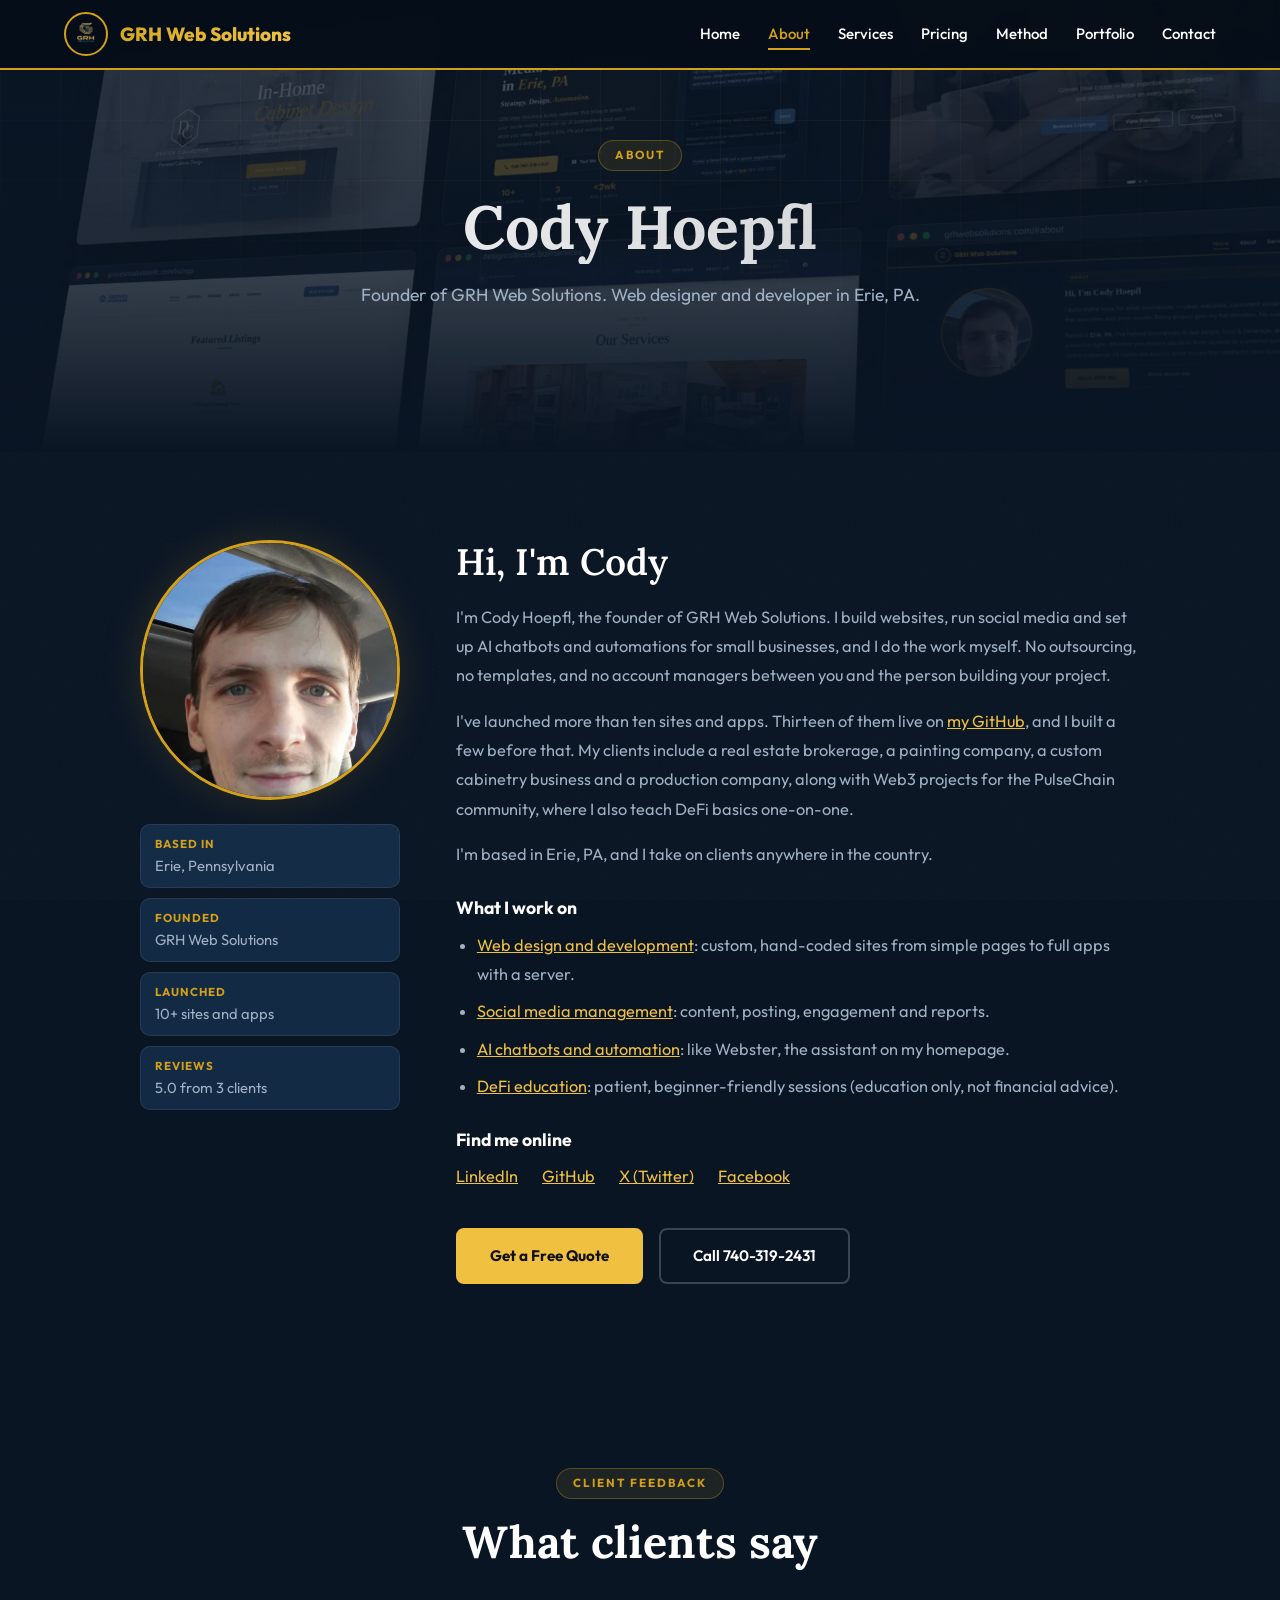
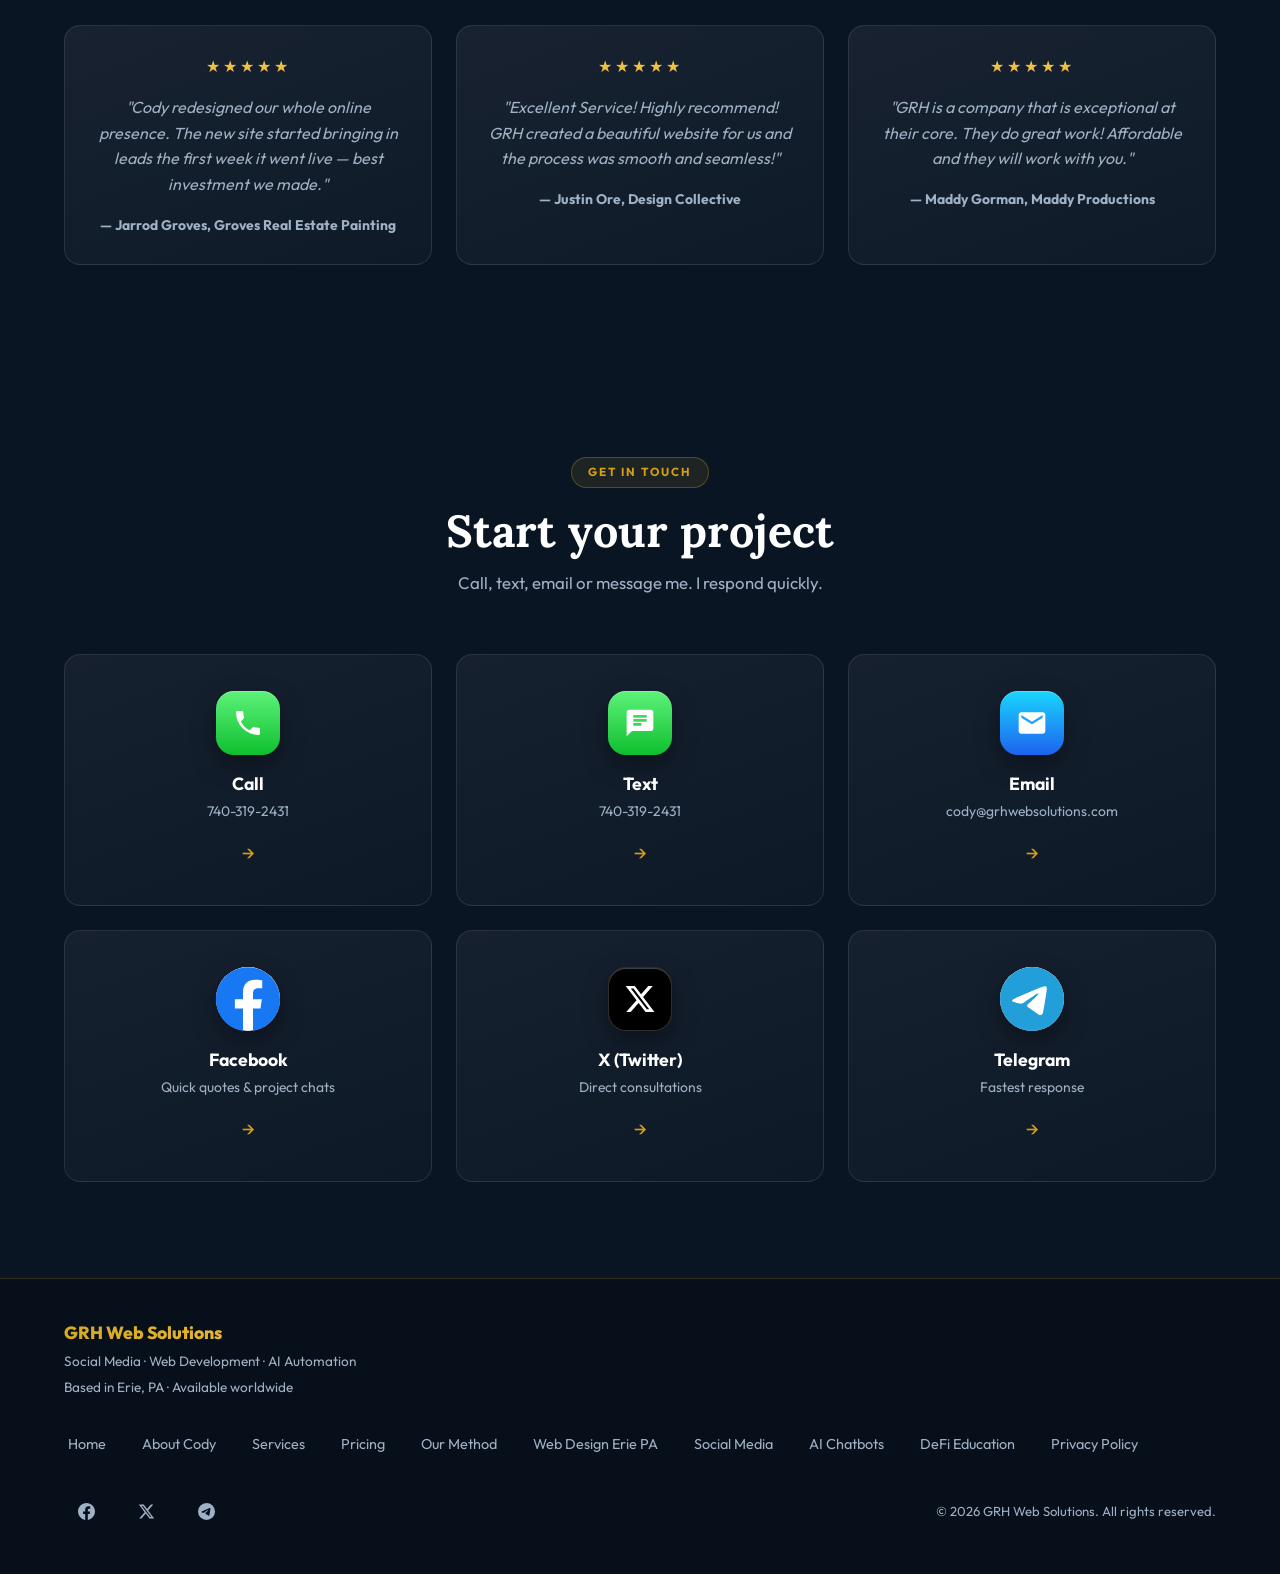
<file: about.html>
<!DOCTYPE html>
<html lang="en">
<head>
    <!-- Google tag (gtag.js) -->
    <script async src="https://www.googletagmanager.com/gtag/js?id=G-C15HK9LHY8"></script>
    <script>
      window.dataLayer = window.dataLayer || [];
      function gtag(){dataLayer.push(arguments);}
      gtag('js', new Date());

      gtag('config', 'G-C15HK9LHY8');
    </script>
    <!-- Meta Pixel -->
    <script src="meta-pixel.js?v=20261112a"></script>
    <meta charset="UTF-8">
    <meta name="viewport" content="width=device-width, initial-scale=1.0">
    <meta http-equiv="X-UA-Compatible" content="IE=edge">

    <title>Cody Hoepfl, Founder of GRH Web Solutions | Web Designer in Erie, PA</title>
    <meta name="description" content="Cody Hoepfl is the founder of GRH Web Solutions, a web designer and developer in Erie, PA who builds websites, runs social media and sets up AI chatbots for small businesses.">
    <meta name="author" content="Cody Hoepfl">
    <meta name="robots" content="index, follow">
    <link rel="canonical" href="https://grhwebsolutions.com/about.html">

    <meta property="og:type" content="profile">
    <meta property="og:url" content="https://grhwebsolutions.com/about.html">
    <meta property="og:title" content="Cody Hoepfl | GRH Web Solutions">
    <meta property="og:description" content="Meet Cody Hoepfl, the Erie, PA web designer and developer behind GRH Web Solutions.">
    <meta property="og:image" content="https://grhwebsolutions.com/images/og-image.jpg">
    <meta property="og:image:width" content="1200">
    <meta property="og:image:height" content="630">
    <meta property="og:image:alt" content="GRH Web Solutions logo: web design, social media and AI automation in Erie, PA">
    <meta property="og:site_name" content="GRH Web Solutions">
    <meta property="og:locale" content="en_US">
    <meta name="twitter:card" content="summary_large_image">
    <meta name="twitter:site" content="@gainrangerheffe">
    <meta name="twitter:image:alt" content="GRH Web Solutions logo: web design, social media and AI automation in Erie, PA">

    <meta name="theme-color" content="#0A1524">

    <link rel="dns-prefetch" href="//fonts.googleapis.com">
    <link rel="preconnect" href="https://fonts.googleapis.com">
    <link rel="preconnect" href="https://fonts.gstatic.com" crossorigin>

    <link rel="icon" type="image/png" sizes="32x32" href="images/favicon-32.png">
    <link rel="apple-touch-icon" sizes="180x180" href="images/apple-touch-icon.png">

    <link rel="stylesheet" href="style.css?v=20261022a">
    <script src="script.js?v=20261112a" defer></script>
    <script type="application/ld+json">
    {
      "@context": "https://schema.org",
      "@graph": [
        {
          "@type": "BreadcrumbList",
          "itemListElement": [
            {
              "@type": "ListItem",
              "position": 1,
              "name": "Home",
              "item": "https://grhwebsolutions.com/"
            },
            {
              "@type": "ListItem",
              "position": 2,
              "name": "About Cody Hoepfl",
              "item": "https://grhwebsolutions.com/about.html"
            }
          ]
        },
        {
          "@type": "ProfilePage",
          "@id": "https://grhwebsolutions.com/about.html",
          "url": "https://grhwebsolutions.com/about.html",
          "name": "About Cody Hoepfl",
          "mainEntity": {
            "@id": "https://grhwebsolutions.com/about.html#cody"
          }
        },
        {
          "@type": "Person",
          "@id": "https://grhwebsolutions.com/about.html#cody",
          "name": "Cody Hoepfl",
          "givenName": "Cody",
          "familyName": "Hoepfl",
          "jobTitle": "Founder and Web Developer",
          "url": "https://grhwebsolutions.com/about.html",
          "image": "https://grhwebsolutions.com/images/me-520.jpg",
          "email": "cody@grhwebsolutions.com",
          "telephone": "+1-740-319-2431",
          "worksFor": {
            "@id": "https://grhwebsolutions.com/#business",
            "@type": "ProfessionalService",
            "name": "GRH Web Solutions"
          },
          "address": {
            "@type": "PostalAddress",
            "addressLocality": "Erie",
            "addressRegion": "PA",
            "addressCountry": "US"
          },
          "knowsAbout": [
            "Web design",
            "Website development",
            "JavaScript",
            "Node.js",
            "Search engine optimization",
            "Social media marketing",
            "AI chatbots",
            "Business automation",
            "Decentralized finance"
          ],
          "sameAs": [
            "https://www.linkedin.com/in/cody-hoepfl-7a8699381/",
          "https://github.com/GainRangerHeffe",
            "https://x.com/gainrangerheffe"
          ]
        }
      ]
    }
    </script>
</head>
<body>
    <noscript><img height="1" width="1" style="display:none" alt="" src="https://www.facebook.com/tr?id=1861907667802179&amp;ev=PageView&amp;noscript=1"></noscript>
    <a href="#main" class="skip-link">Skip to content</a>

    <!-- Navigation -->
    <header class="header-nav" role="banner">
        <div class="nav-container">
            <a href="/" class="nav-logo" aria-label="GRH Web Solutions home">
                <img src="images/grh-logo-88.webp" alt="" width="44" height="44">
                <span class="nav-logo-text">GRH Web Solutions</span>
            </a>
            <nav class="nav-links" id="nav-links" aria-label="Main navigation">
                <a href="/" class="nav-link">Home</a>
                <a href="/about.html" class="nav-link active" aria-current="page">About</a>
                <a href="/services.html" class="nav-link">Services</a>
                <a href="/pricing.html" class="nav-link">Pricing</a>
                <a href="/methodology.html" class="nav-link">Method</a>
                <a href="/#portfolio" class="nav-link">Portfolio</a>
                <a href="#contact" class="nav-link">Contact</a>
            </nav>
            <button class="mobile-menu-btn" aria-label="Toggle navigation menu" aria-expanded="false" aria-controls="nav-links">
                <span></span>
                <span></span>
                <span></span>
            </button>
        </div>
    </header>

    <main id="main">

        <section class="page-hero bg-collage" aria-label="Page introduction">
            <div class="page-hero-bg-grid" aria-hidden="true"></div>
            <div class="container">
                <span class="section-tag">About</span>
                <h1>Cody Hoepfl</h1>
                <p>Founder of GRH Web Solutions. Web designer and developer in Erie, PA.</p>
            </div>
        </section>

        <section id="bio" class="content-section" aria-labelledby="bio-heading">
            <div class="container">
                <div class="bio-grid">
                    <div class="bio-photo">
                        <picture>
                            <source srcset="images/me-520.webp" type="image/webp">
                            <img src="images/me-520.jpg" alt="Cody Hoepfl, founder of GRH Web Solutions" class="about-photo-img" width="260" height="260" decoding="async">
                        </picture>
                        <ul class="bio-facts">
                            <li><strong>Based in</strong> Erie, Pennsylvania</li>
                            <li><strong>Founded</strong> GRH Web Solutions</li>
                            <li><strong>Launched</strong> 10+ sites and apps</li>
                            <li><strong>Reviews</strong> 5.0 from 3 clients</li>
                        </ul>
                    </div>
                    <div class="prose bio-text">
                        <h2 id="bio-heading">Hi, I'm Cody</h2>
                        <p>I'm Cody Hoepfl, the founder of GRH Web Solutions. I build websites, run social media and set up AI chatbots and automations for small businesses, and I do the work myself. No outsourcing, no templates, and no account managers between you and the person building your project.</p>
                        <p>I've launched more than ten sites and apps. Thirteen of them live on <a href="https://github.com/GainRangerHeffe" target="_blank" rel="noopener noreferrer">my GitHub</a>, and I built a few before that. My clients include a real estate brokerage, a painting company, a custom cabinetry business and a production company, along with Web3 projects for the PulseChain community, where I also teach DeFi basics one-on-one.</p>
                        <p>I'm based in Erie, PA, and I take on clients anywhere in the country.</p>
                        <h3>What I work on</h3>
                        <ul>
                            <li><a href="/web-design-erie-pa.html">Web design and development</a>: custom, hand-coded sites from simple pages to full apps with a server.</li>
                            <li><a href="/social-media-management.html">Social media management</a>: content, posting, engagement and reports.</li>
                            <li><a href="/ai-chatbots.html">AI chatbots and automation</a>: like Webster, the assistant on my homepage.</li>
                            <li><a href="/defi.html">DeFi education</a>: patient, beginner-friendly sessions (education only, not financial advice).</li>
                        </ul>
                        <h3>Find me online</h3>
                        <ul class="bio-links">
                            <li><a href="https://www.linkedin.com/in/cody-hoepfl-7a8699381/" target="_blank" rel="noopener noreferrer">LinkedIn</a></li>
                            <li><a href="https://github.com/GainRangerHeffe" target="_blank" rel="noopener noreferrer">GitHub</a></li>
                            <li><a href="https://x.com/gainrangerheffe" target="_blank" rel="noopener noreferrer">X (Twitter)</a></li>
                            <li><a href="https://www.facebook.com/GRHwebsolutions" target="_blank" rel="noopener noreferrer">Facebook</a></li>
                        </ul>
                        <div class="hero-ctas">
                            <a href="/#quote" class="btn-primary">Get a Free Quote</a>
                            <a href="tel:+17403192431" class="btn-ghost" data-track="call">Call 740-319-2431</a>
                        </div>
                    </div>
                </div>
            </div>
        </section>

        <section class="services-section" aria-labelledby="testimonials-heading">
            <div class="container">
                <div class="section-header">
                    <span class="section-tag">Client Feedback</span>
                    <h2 id="testimonials-heading">What clients say</h2>
                </div>
                <div class="crypto-grid">
                    <div class="crypto-card" data-aos>
                        <div class="testimonial-stars" role="img" aria-label="5 out of 5 stars">★★★★★</div>
                        <blockquote class="testimonial-quote">"Cody redesigned our whole online presence. The new site started bringing in leads the first week it went live — best investment we made."</blockquote>
                        <p class="testimonial-author">— Jarrod Groves, Groves Real Estate Painting</p>
                    </div>
                    <div class="crypto-card" data-aos>
                        <div class="testimonial-stars" role="img" aria-label="5 out of 5 stars">★★★★★</div>
                        <blockquote class="testimonial-quote">"Excellent Service! Highly recommend! GRH created a beautiful website for us and the process was smooth and seamless!"</blockquote>
                        <p class="testimonial-author">— Justin Ore, Design Collective</p>
                    </div>
                    <div class="crypto-card" data-aos>
                        <div class="testimonial-stars" role="img" aria-label="5 out of 5 stars">★★★★★</div>
                        <blockquote class="testimonial-quote">"GRH is a company that is exceptional at their core. They do great work! Affordable and they will work with you."</blockquote>
                        <p class="testimonial-author">— Maddy Gorman, Maddy Productions</p>
                    </div>
                </div>
            </div>
        </section>

        <!-- ── CONTACT ── -->
        <section id="contact" class="contact-section" aria-labelledby="contact-heading">
            <div class="container">
                <div class="section-header">
                    <span class="section-tag">Get In Touch</span>
                    <h2 id="contact-heading">Start your project</h2>
                    <p>Call, text, email or message me. I respond quickly.</p>
                </div>
                <div class="contact-grid">

                    <a href="tel:+17403192431" class="contact-card" data-track="call" aria-label="Call Cody at 740-319-2431">
                        <div class="contact-icon" aria-hidden="true">
                            <svg viewBox="0 0 24 24" width="32" height="32" aria-hidden="true"><path fill="currentColor" d="M6.62 10.79a15.05 15.05 0 0 0 6.59 6.59l2.2-2.2a1 1 0 0 1 1.02-.24c1.12.37 2.33.57 3.57.57a1 1 0 0 1 1 1V20a1 1 0 0 1-1 1A17 17 0 0 1 3 4a1 1 0 0 1 1-1h3.5a1 1 0 0 1 1 1c0 1.25.2 2.45.57 3.57a1 1 0 0 1-.25 1.02l-2.2 2.2z"/></svg>
                        </div>
                        <h3>Call</h3>
                        <p>740-319-2431</p>
                        <span class="contact-arrow" aria-hidden="true">→</span>
                    </a>

                    <a href="sms:+17403192431" class="contact-card" data-track="text" aria-label="Text Cody at 740-319-2431">
                        <div class="contact-icon" aria-hidden="true">
                            <svg viewBox="0 0 24 24" width="32" height="32" aria-hidden="true"><path fill="currentColor" d="M20 2H4a2 2 0 0 0-2 2v18l4-4h14a2 2 0 0 0 2-2V4a2 2 0 0 0-2-2zM7 9h10v2H7V9zm6 5H7v-2h6v2zm4-6H7V6h10v2z"/></svg>
                        </div>
                        <h3>Text</h3>
                        <p>740-319-2431</p>
                        <span class="contact-arrow" aria-hidden="true">→</span>
                    </a>

                    <a href="mailto:cody@grhwebsolutions.com" class="contact-card" aria-label="Send email to Cody">
                        <div class="contact-icon" aria-hidden="true">
                            <svg viewBox="0 0 24 24" width="32" height="32" aria-hidden="true">
                                <path fill="currentColor" d="M20 4H4c-1.1 0-2 .9-2 2v12c0 1.1.9 2 2 2h16c1.1 0 2-.9 2-2V6c0-1.1-.9-2-2-2zm0 4l-8 5-8-5V6l8 5 8-5v2z"/>
                            </svg>
                        </div>
                        <h3>Email</h3>
                        <p>cody@grhwebsolutions.com</p>
                        <span class="contact-arrow" aria-hidden="true">→</span>
                    </a>
                    <a href="https://www.facebook.com/GRHwebsolutions" class="contact-card" target="_blank" rel="noopener noreferrer" aria-label="Contact via Facebook Messenger">
                        <div class="contact-icon" aria-hidden="true">
                            <svg viewBox="0 0 24 24" width="32" height="32">
                                <path fill="currentColor" d="M24 12.073c0-6.627-5.373-12-12-12s-12 5.373-12 12c0 5.99 4.388 10.954 10.125 11.854v-8.385H7.078v-3.47h3.047V9.43c0-3.007 1.792-4.669 4.533-4.669 1.312 0 2.686.235 2.686.235v2.953H15.83c-1.491 0-1.956.925-1.956 1.874v2.25h3.328l-.532 3.47h-2.796v8.385C19.612 23.027 24 18.062 24 12.073z"/>
                            </svg>
                        </div>
                        <h3>Facebook</h3>
                        <p>Quick quotes &amp; project chats</p>
                        <span class="contact-arrow" aria-hidden="true">→</span>
                    </a>

                    <a href="https://x.com/gainrangerheffe" class="contact-card" target="_blank" rel="noopener noreferrer" aria-label="Contact via X (Twitter)">
                        <div class="contact-icon" aria-hidden="true">
                            <svg viewBox="0 0 24 24" width="32" height="32">
                                <path fill="currentColor" d="M18.244 2.25h3.308l-7.227 8.26 8.502 11.24H16.17l-5.214-6.817L4.99 21.75H1.68l7.73-8.835L1.254 2.25H8.08l4.713 6.231zm-1.161 17.52h1.833L7.084 4.126H5.117z"/>
                            </svg>
                        </div>
                        <h3>X (Twitter)</h3>
                        <p>Direct consultations</p>
                        <span class="contact-arrow" aria-hidden="true">→</span>
                    </a>

                    <a href="https://t.me/gainrangershouse" class="contact-card" target="_blank" rel="noopener noreferrer" aria-label="Contact via Telegram">
                        <div class="contact-icon" aria-hidden="true">
                            <svg viewBox="0 0 24 24" width="32" height="32">
                                <path fill="currentColor" d="M11.944 0A12 12 0 0 0 0 12a12 12 0 0 0 12 12 12 12 0 0 0 12-12A12 12 0 0 0 12 0a12 12 0 0 0-.056 0zm4.962 7.224c.1-.002.321.023.465.14a.506.506 0 0 1 .171.325c.016.093.036.306.02.472-.18 1.898-.962 6.502-1.36 8.627-.168.9-.499 1.201-.82 1.23-.696.065-1.225-.46-1.9-.902-1.056-.693-1.653-1.124-2.678-1.8-1.185-.78-.417-1.21.258-1.91.177-.184 3.247-2.977 3.307-3.23.007-.032.014-.15-.056-.212s-.174-.041-.249-.024c-.106.024-1.793 1.14-5.061 3.345-.48.33-.913.49-1.302.48-.428-.008-1.252-.241-1.865-.44-.752-.245-1.349-.374-1.297-.789.027-.216.325-.437.893-.663 3.498-1.524 5.83-2.529 6.998-3.014 3.332-1.386 4.025-1.627 4.476-1.635z"/>
                            </svg>
                        </div>
                        <h3>Telegram</h3>
                        <p>Fastest response</p>
                        <span class="contact-arrow" aria-hidden="true">→</span>
                    </a>

                </div>
            </div>
        </section>

    </main>

    <footer class="footer" role="contentinfo">
        <div class="container">
            <div class="footer-inner">
                <div class="footer-brand">
                    <span class="footer-logo-text">GRH Web Solutions</span>
                    <p>Social Media · Web Development · AI Automation</p>
                    <p class="footer-location">Based in Erie, PA &middot; Available worldwide</p>
                </div>
                <nav class="footer-links" aria-label="Footer navigation">
                    <a href="/">Home</a>
                    <a href="/about.html">About Cody</a>
                    <a href="/services.html">Services</a>
                    <a href="/pricing.html">Pricing</a>
                    <a href="/methodology.html">Our Method</a>
                    <a href="/web-design-erie-pa.html">Web Design Erie PA</a>
                    <a href="/social-media-management.html">Social Media</a>
                    <a href="/ai-chatbots.html">AI Chatbots</a>
                    <a href="/defi.html">DeFi Education</a>
                    <a href="/privacy.html">Privacy Policy</a>
                </nav>
                <div class="footer-social" aria-label="Social media links">
                    <a href="https://www.facebook.com/GRHwebsolutions" aria-label="Facebook" target="_blank" rel="noopener noreferrer">
                        <svg viewBox="0 0 24 24" aria-hidden="true"><path fill="currentColor" d="M24 12.073c0-6.627-5.373-12-12-12s-12 5.373-12 12c0 5.99 4.388 10.954 10.125 11.854v-8.385H7.078v-3.47h3.047V9.43c0-3.007 1.792-4.669 4.533-4.669 1.312 0 2.686.235 2.686.235v2.953H15.83c-1.491 0-1.956.925-1.956 1.874v2.25h3.328l-.532 3.47h-2.796v8.385C19.612 23.027 24 18.062 24 12.073z"/></svg>
                    </a>
                    <a href="https://x.com/gainrangerheffe" aria-label="X (Twitter)" target="_blank" rel="noopener noreferrer">
                        <svg viewBox="0 0 24 24" aria-hidden="true"><path fill="currentColor" d="M18.244 2.25h3.308l-7.227 8.26 8.502 11.24H16.17l-5.214-6.817L4.99 21.75H1.68l7.73-8.835L1.254 2.25H8.08l4.713 6.231zm-1.161 17.52h1.833L7.084 4.126H5.117z"/></svg>
                    </a>
                    <a href="https://t.me/gainrangershouse" aria-label="Telegram" target="_blank" rel="noopener noreferrer">
                        <svg viewBox="0 0 24 24" aria-hidden="true"><path fill="currentColor" d="M11.944 0A12 12 0 0 0 0 12a12 12 0 0 0 12 12 12 12 0 0 0 12-12A12 12 0 0 0 12 0a12 12 0 0 0-.056 0zm4.962 7.224c.1-.002.321.023.465.14a.506.506 0 0 1 .171.325c.016.093.036.306.02.472-.18 1.898-.962 6.502-1.36 8.627-.168.9-.499 1.201-.82 1.23-.696.065-1.225-.46-1.9-.902-1.056-.693-1.653-1.124-2.678-1.8-1.185-.78-.417-1.21.258-1.91.177-.184 3.247-2.977 3.307-3.23.007-.032.014-.15-.056-.212s-.174-.041-.249-.024c-.106.024-1.793 1.14-5.061 3.345-.48.33-.913.49-1.302.48-.428-.008-1.252-.241-1.865-.44-.752-.245-1.349-.374-1.297-.789.027-.216.325-.437.893-.663 3.498-1.524 5.83-2.529 6.998-3.014 3.332-1.386 4.025-1.627 4.476-1.635z"/></svg>
                    </a>
                </div>
                <p class="footer-copy">&copy; 2026 GRH Web Solutions. All rights reserved.</p>
            </div>
        </div>
    </footer>

    <nav class="mobile-cta-bar" aria-label="Quick contact">
        <a href="tel:+17403192431" data-track="call">
            <svg viewBox="0 0 24 24" width="20" height="20" aria-hidden="true"><path fill="currentColor" d="M6.62 10.79a15.05 15.05 0 0 0 6.59 6.59l2.2-2.2a1 1 0 0 1 1.02-.24c1.12.37 2.33.57 3.57.57a1 1 0 0 1 1 1V20a1 1 0 0 1-1 1A17 17 0 0 1 3 4a1 1 0 0 1 1-1h3.5a1 1 0 0 1 1 1c0 1.25.2 2.45.57 3.57a1 1 0 0 1-.25 1.02l-2.2 2.2z"/></svg>
            Call
        </a>
        <a href="sms:+17403192431" data-track="text">
            <svg viewBox="0 0 24 24" width="20" height="20" aria-hidden="true"><path fill="currentColor" d="M20 2H4a2 2 0 0 0-2 2v18l4-4h14a2 2 0 0 0 2-2V4a2 2 0 0 0-2-2zM7 9h10v2H7V9zm6 5H7v-2h6v2zm4-6H7V6h10v2z"/></svg>
            Text
        </a>
        <a href="/#quote" class="mobile-cta-primary">Free Quote</a>
    </nav>

    <a href="#" id="backToTop" class="back-to-top" aria-label="Back to top">
        <svg width="20" height="20" viewBox="0 0 24 24" fill="currentColor" aria-hidden="true">
            <path d="M12 5l-7 7h5v7h4v-7h5l-7-7z"/>
        </svg>
    </a>

</body>
</html>
</file>
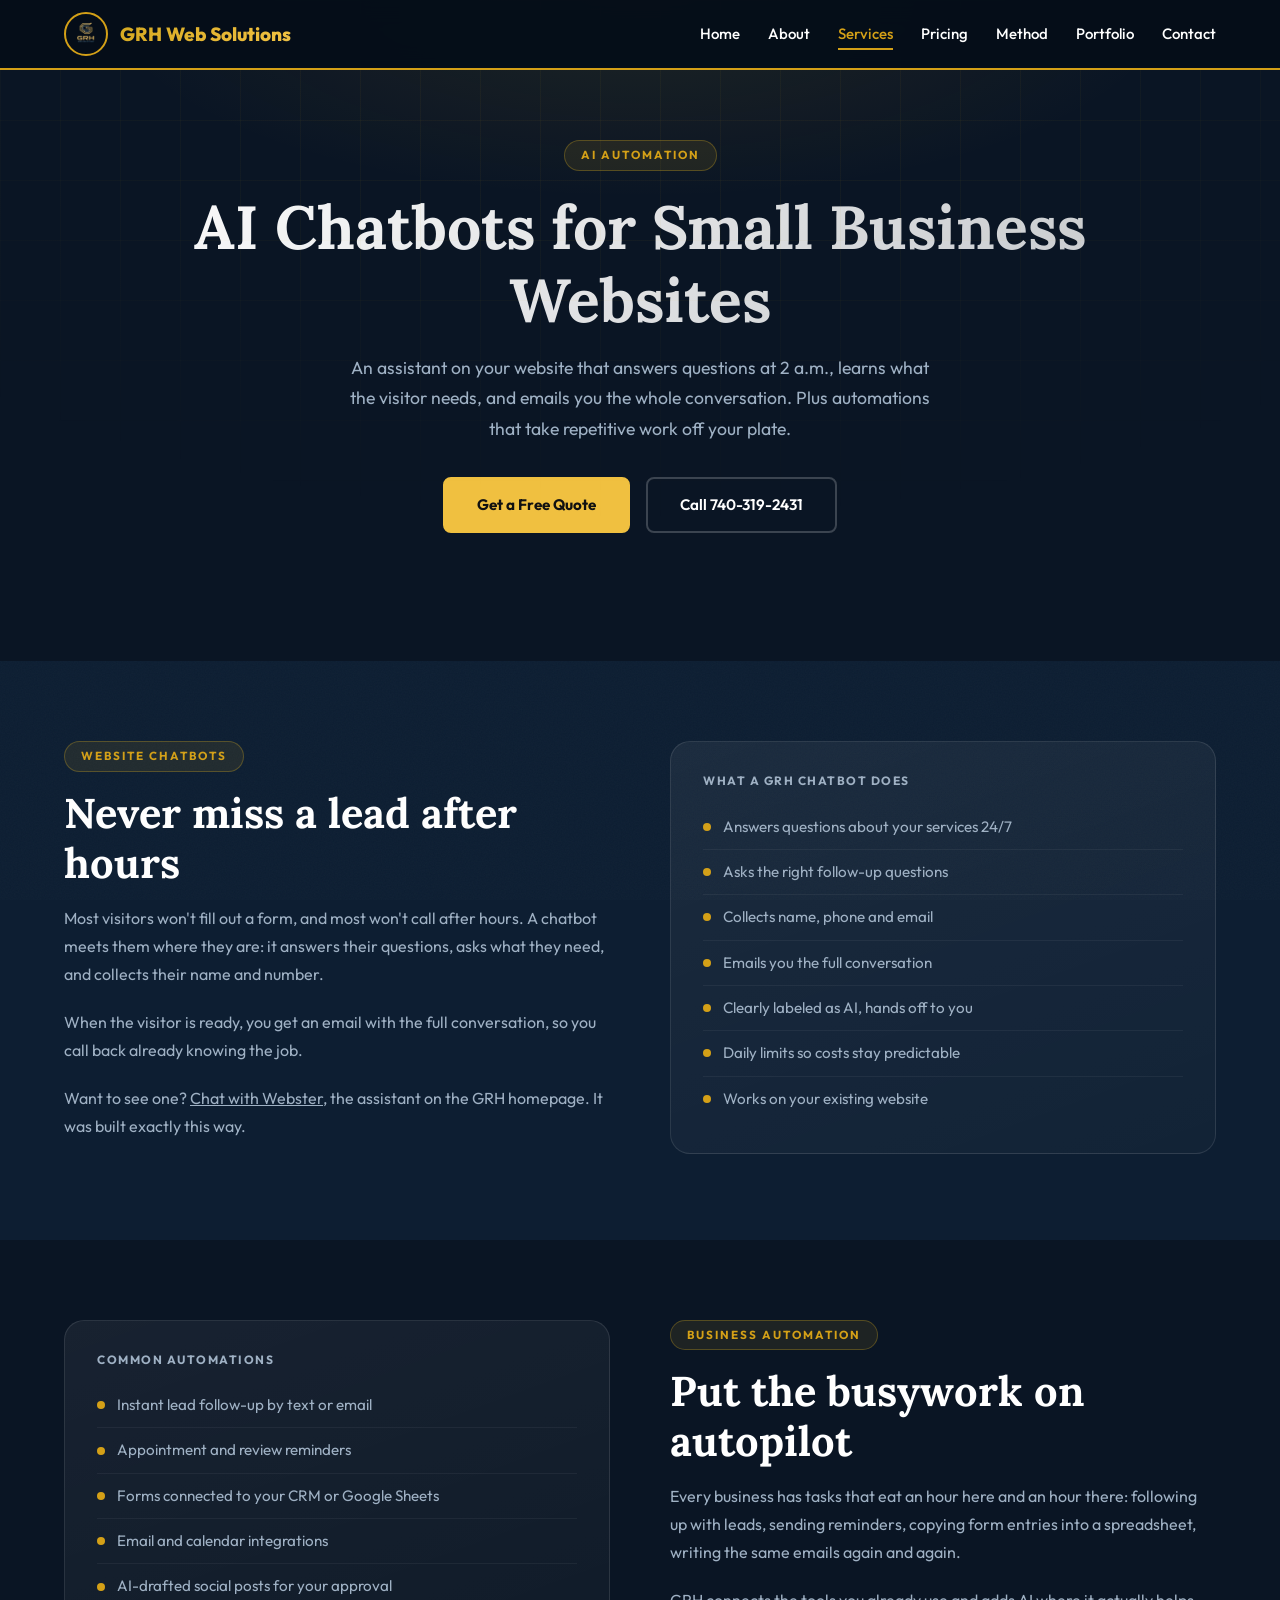
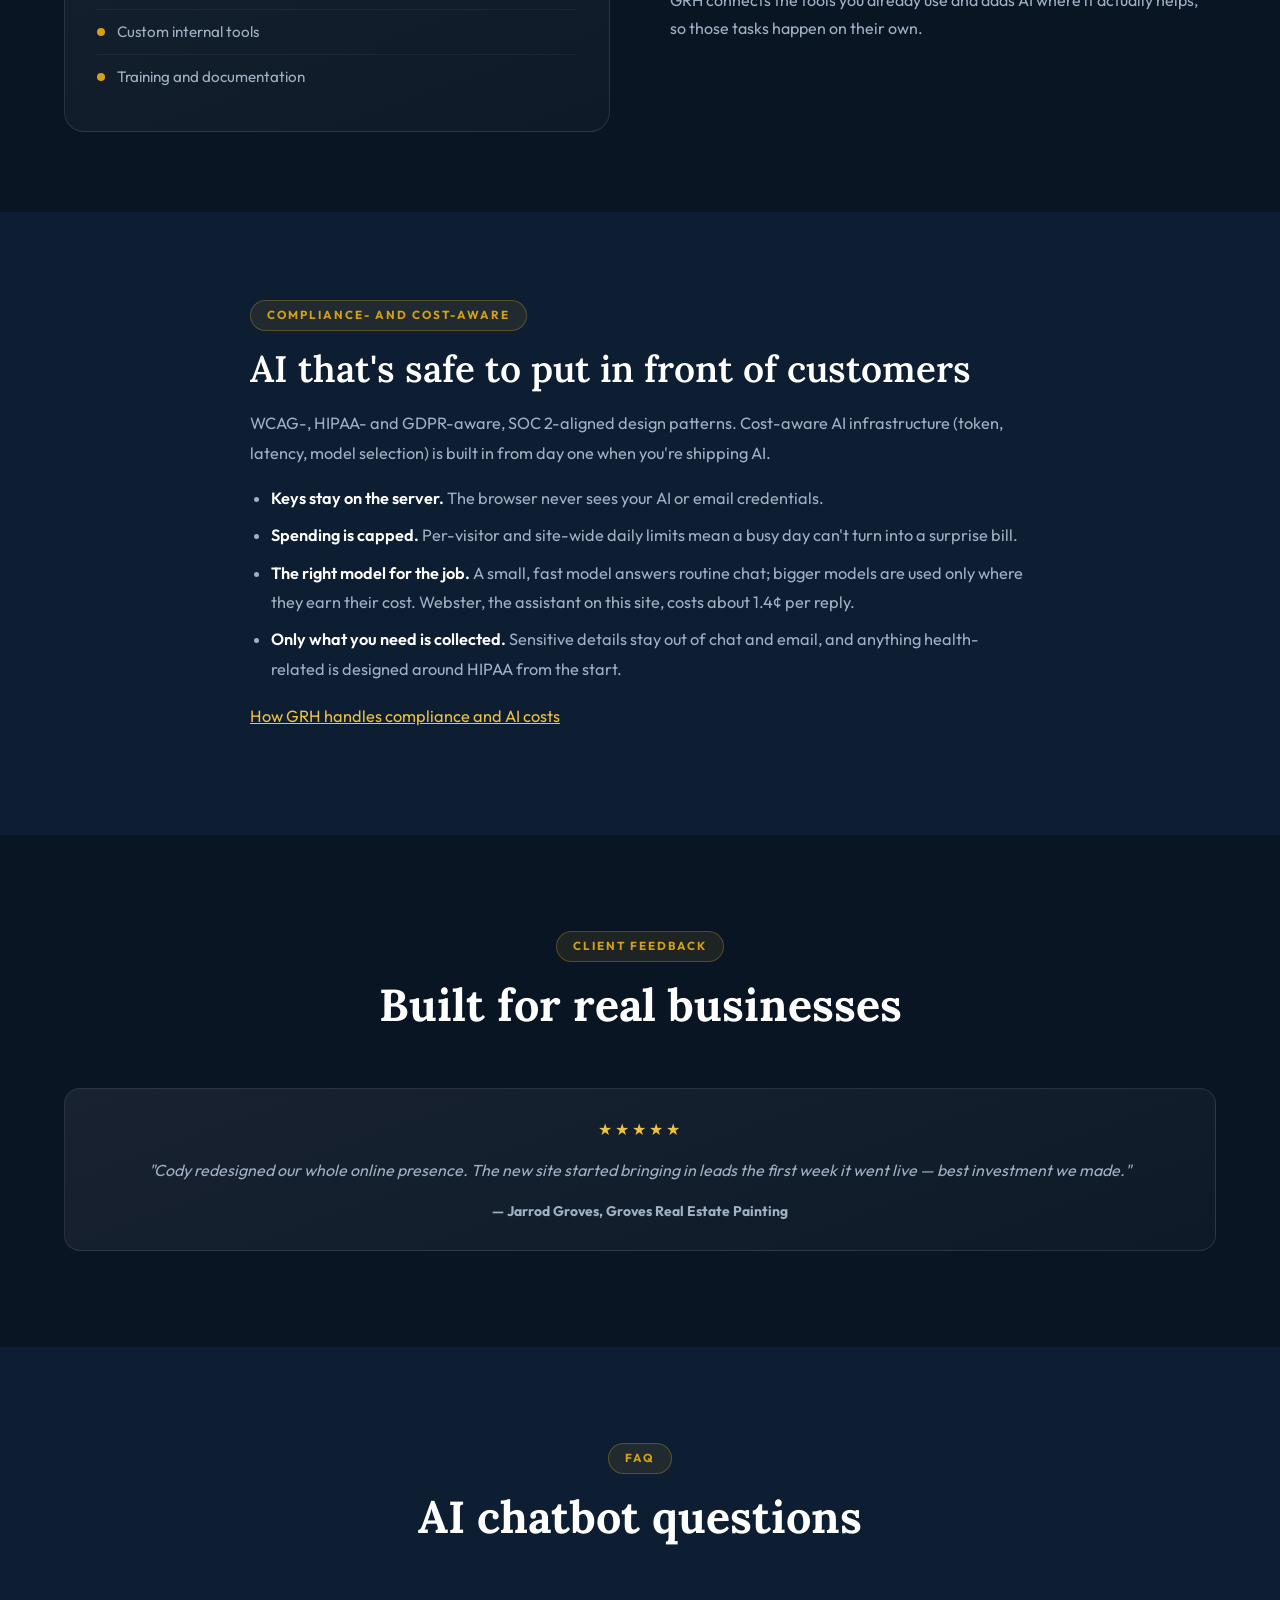
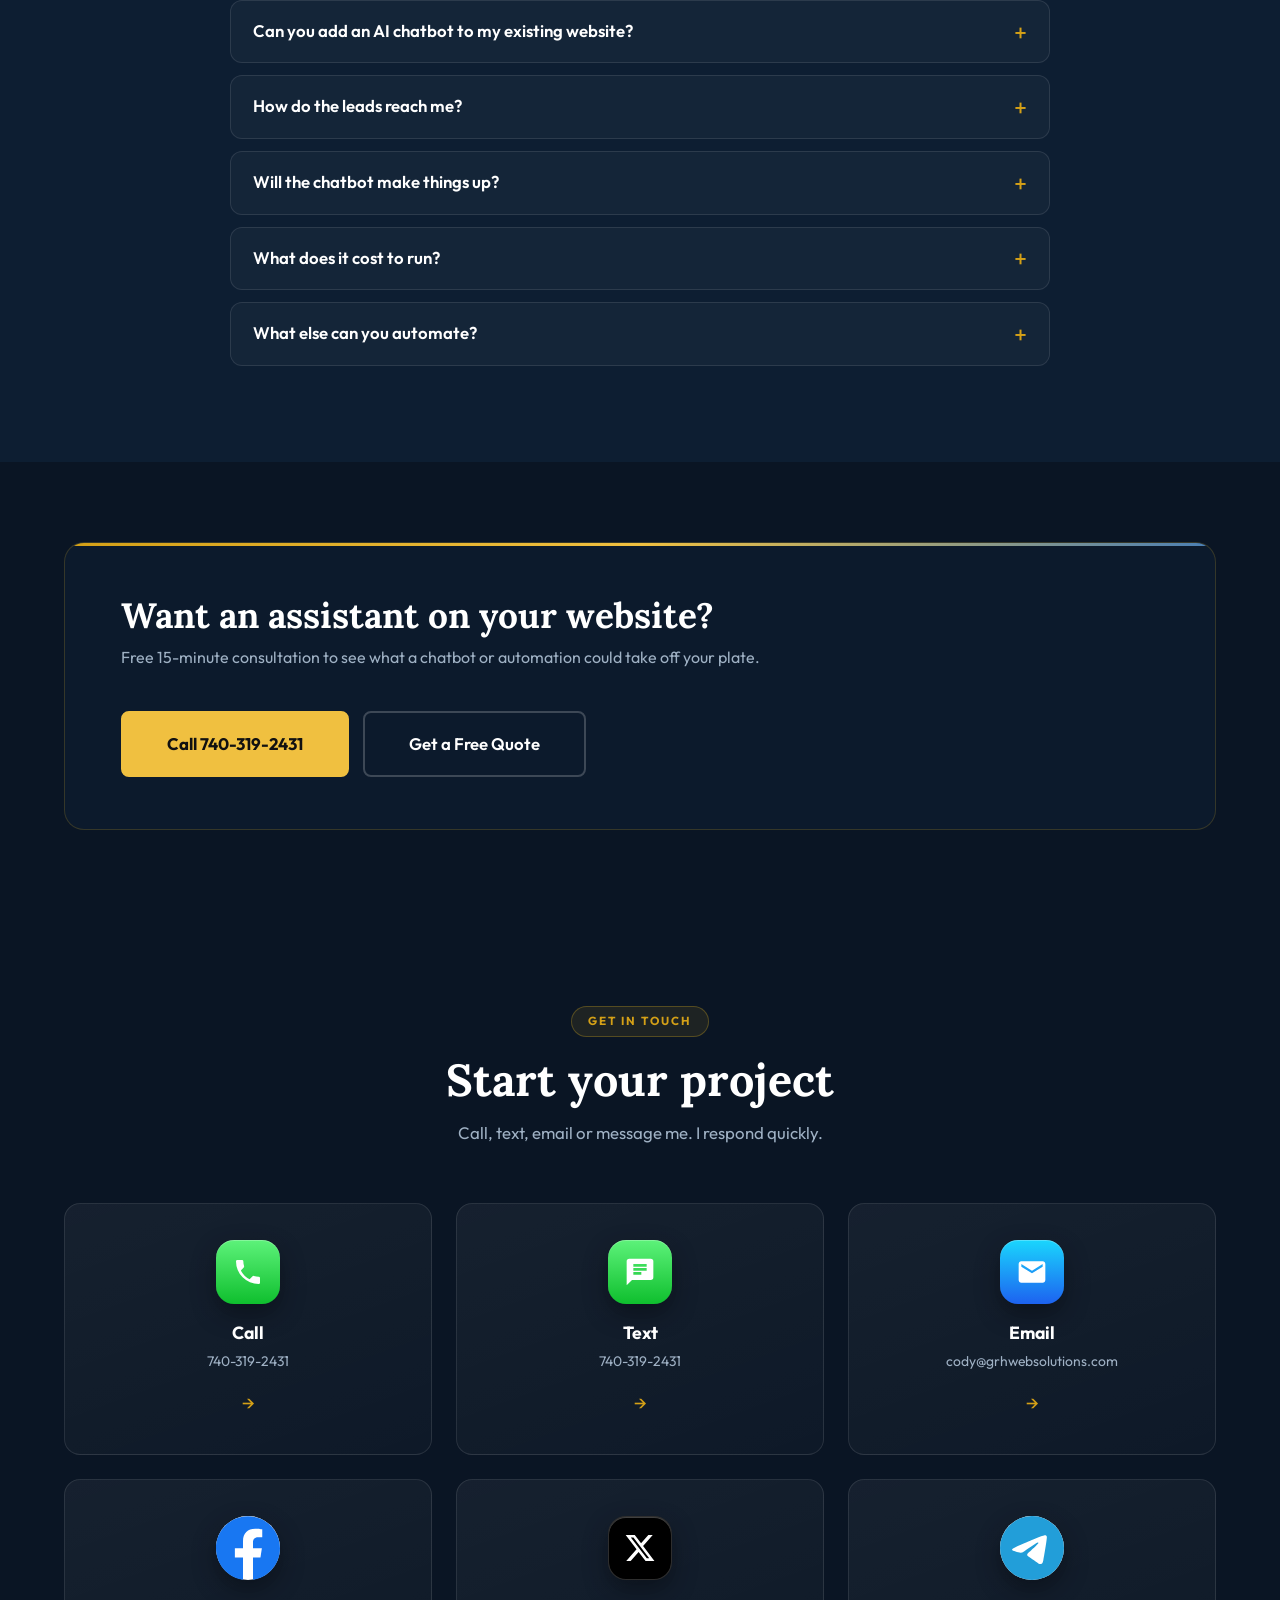
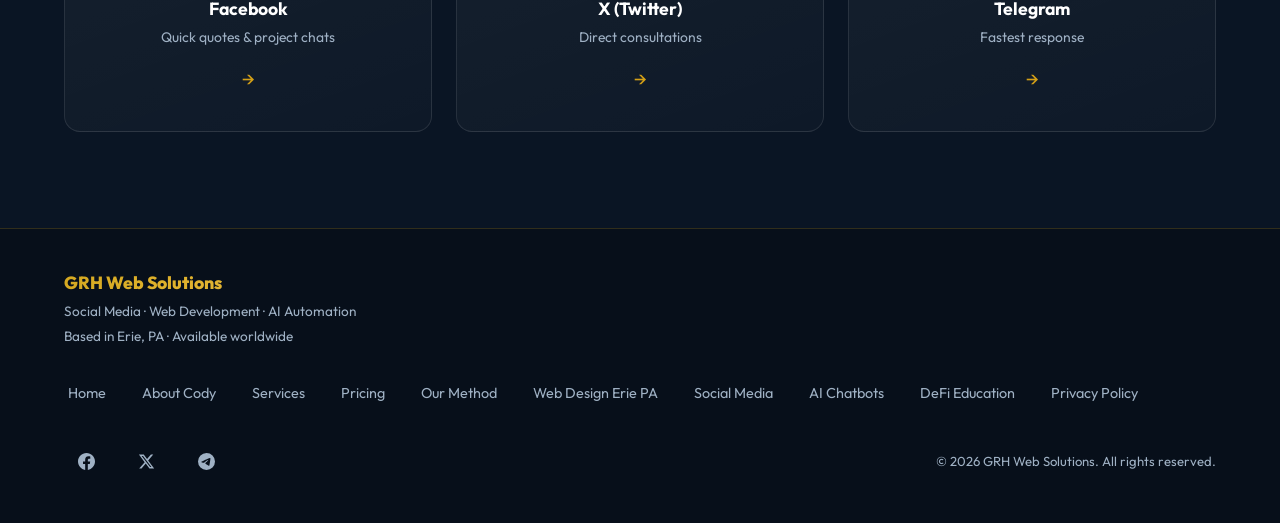
<file: ai-chatbots.html>
<!DOCTYPE html>
<html lang="en">
<head>
    <!-- Google tag (gtag.js) -->
    <script async src="https://www.googletagmanager.com/gtag/js?id=G-C15HK9LHY8"></script>
    <script>
      window.dataLayer = window.dataLayer || [];
      function gtag(){dataLayer.push(arguments);}
      gtag('js', new Date());

      gtag('config', 'G-C15HK9LHY8');
    </script>
    <!-- Meta Pixel -->
    <script src="meta-pixel.js?v=20261112a"></script>
    <meta charset="UTF-8">
    <meta name="viewport" content="width=device-width, initial-scale=1.0">
    <meta http-equiv="X-UA-Compatible" content="IE=edge">

    <title>AI Chatbots &amp; Automation for Small Businesses | GRH Web Solutions</title>
    <meta name="description" content="AI chatbots that answer questions 24/7 and email you every lead, plus automations for follow-up, CRM and scheduling. Built by GRH Web Solutions in Erie, PA.">
    <meta name="author" content="Cody Hoepfl">
    <meta name="robots" content="index, follow">
    <link rel="canonical" href="https://grhwebsolutions.com/ai-chatbots.html">

    <meta property="og:type" content="website">
    <meta property="og:url" content="https://grhwebsolutions.com/ai-chatbots.html">
    <meta property="og:title" content="AI Chatbots &amp; Automation | GRH Web Solutions">
    <meta property="og:description" content="A website assistant that answers questions around the clock and sends you every lead, plus automations that save hours every week.">
    <meta property="og:image" content="https://grhwebsolutions.com/images/og-image.jpg">
    <meta property="og:image:width" content="1200">
    <meta property="og:image:height" content="630">
    <meta property="og:image:alt" content="GRH Web Solutions logo: web design, social media and AI automation in Erie, PA">
    <meta property="og:site_name" content="GRH Web Solutions">
    <meta property="og:locale" content="en_US">
    <meta name="twitter:card" content="summary_large_image">
    <meta name="twitter:site" content="@gainrangerheffe">
    <meta name="twitter:image:alt" content="GRH Web Solutions logo: web design, social media and AI automation in Erie, PA">

    <meta name="theme-color" content="#0A1524">

    <link rel="dns-prefetch" href="//fonts.googleapis.com">
    <link rel="preconnect" href="https://fonts.googleapis.com">
    <link rel="preconnect" href="https://fonts.gstatic.com" crossorigin>

    <link rel="icon" type="image/png" sizes="32x32" href="images/favicon-32.png">
    <link rel="apple-touch-icon" sizes="180x180" href="images/apple-touch-icon.png">

    <link rel="stylesheet" href="style.css?v=20261022a">
    <script src="script.js?v=20261112a" defer></script>
    <script type="application/ld+json">
    {
      "@context": "https://schema.org",
      "@graph": [
        {
          "@type": "BreadcrumbList",
          "itemListElement": [
            {
              "@type": "ListItem",
              "position": 1,
              "name": "Home",
              "item": "https://grhwebsolutions.com/"
            },
            {
              "@type": "ListItem",
              "position": 2,
              "name": "Services",
              "item": "https://grhwebsolutions.com/services.html"
            },
            {
              "@type": "ListItem",
              "position": 3,
              "name": "AI Chatbots",
              "item": "https://grhwebsolutions.com/ai-chatbots.html"
            }
          ]
        },
        {
          "@type": "Service",
          "@id": "https://grhwebsolutions.com/ai-chatbots.html#service",
          "name": "AI Chatbots and Business Automation",
          "url": "https://grhwebsolutions.com/ai-chatbots.html",
          "serviceType": "AI chatbot development",
          "description": "Custom AI website chatbots that answer customer questions and email every conversation to the owner, plus lead follow-up automation and CRM, email and calendar integrations.",
          "provider": {
            "@type": "ProfessionalService",
            "@id": "https://grhwebsolutions.com/#business",
            "name": "GRH Web Solutions",
            "telephone": "+1-740-319-2431",
            "url": "https://grhwebsolutions.com/"
          },
          "areaServed": [
            {
              "@type": "City",
              "name": "Erie",
              "containedInPlace": {
                "@type": "State",
                "name": "Pennsylvania"
              }
            },
            {
              "@type": "Country",
              "name": "United States"
            }
          ]
        },
        {
          "@type": "FAQPage",
          "@id": "https://grhwebsolutions.com/ai-chatbots.html#faq",
          "mainEntity": [
            {
              "@type": "Question",
              "name": "Can you add an AI chatbot to my existing website?",
              "acceptedAnswer": {
                "@type": "Answer",
                "text": "Yes. A chatbot can be added to almost any website, whether or not GRH built it. It usually takes a small snippet of code and a short server script."
              }
            },
            {
              "@type": "Question",
              "name": "How do the leads reach me?",
              "acceptedAnswer": {
                "@type": "Answer",
                "text": "When a visitor is ready, the chatbot emails you the whole conversation with their name and phone or email, so you know exactly what they need before you call them back."
              }
            },
            {
              "@type": "Question",
              "name": "Will the chatbot make things up?",
              "acceptedAnswer": {
                "@type": "Answer",
                "text": "It's set up with your services, hours and policies and told to stay on topic. It's clearly labeled as an AI, it won't promise prices or dates you haven't approved, and it hands off to you for anything it can't answer."
              }
            },
            {
              "@type": "Question",
              "name": "What does it cost to run?",
              "acceptedAnswer": {
                "@type": "Answer",
                "text": "An AI chatbot is $1,500 to set up plus $75 per month. Automations such as lead follow-up and CRM, email and calendar workflows start at $750 per workflow. AI usage costs depend on how much traffic your site gets, and GRH sets daily limits so there are never surprise bills."
              }
            },
            {
              "@type": "Question",
              "name": "What else can you automate?",
              "acceptedAnswer": {
                "@type": "Answer",
                "text": "Lead follow-up texts and emails, appointment reminders, connecting your forms to a CRM or Google Sheet, and content pipelines that draft posts for you to approve."
              }
            }
          ]
        }
      ]
    }
    </script>
</head>
<body>
    <noscript><img height="1" width="1" style="display:none" alt="" src="https://www.facebook.com/tr?id=1861907667802179&amp;ev=PageView&amp;noscript=1"></noscript>
    <a href="#main" class="skip-link">Skip to content</a>

    <!-- Navigation -->
    <header class="header-nav" role="banner">
        <div class="nav-container">
            <a href="/" class="nav-logo" aria-label="GRH Web Solutions home">
                <img src="images/grh-logo-88.webp" alt="" width="44" height="44">
                <span class="nav-logo-text">GRH Web Solutions</span>
            </a>
            <nav class="nav-links" id="nav-links" aria-label="Main navigation">
                <a href="/" class="nav-link">Home</a>
                <a href="/about.html" class="nav-link">About</a>
                <a href="/services.html" class="nav-link active" aria-current="page">Services</a>
                <a href="/pricing.html" class="nav-link">Pricing</a>
                <a href="/methodology.html" class="nav-link">Method</a>
                <a href="/#portfolio" class="nav-link">Portfolio</a>
                <a href="#contact" class="nav-link">Contact</a>
            </nav>
            <button class="mobile-menu-btn" aria-label="Toggle navigation menu" aria-expanded="false" aria-controls="nav-links">
                <span></span>
                <span></span>
                <span></span>
            </button>
        </div>
    </header>

    <main id="main">

        <section class="page-hero" aria-label="Page introduction">
            <div class="page-hero-bg-grid" aria-hidden="true"></div>
            <div class="container">
                <span class="section-tag">AI Automation</span>
                <h1>AI Chatbots for Small Business Websites</h1>
                <p>An assistant on your website that answers questions at 2 a.m., learns what the visitor needs, and emails you the whole conversation. Plus automations that take repetitive work off your plate.</p>
                <div class="hero-ctas" style="justify-content: center;">
                    <a href="/?topic=AI%20automation%20or%20chatbot#quote" class="btn-primary">Get a Free Quote</a>
                    <a href="tel:+17403192431" class="btn-ghost btn-icon" data-track="call">Call 740-319-2431</a>
                </div>
            </div>
        </section>

        <section id="chatbots" class="service-detail" aria-labelledby="chatbots-heading">
            <div class="container">
                <div class="service-detail-inner">
                    <div class="service-detail-text" data-aos>
                        <span class="section-tag">Website chatbots</span>
                        <h2 id="chatbots-heading">Never miss a lead after hours</h2>
                        <p>Most visitors won't fill out a form, and most won't call after hours. A chatbot meets them where they are: it answers their questions, asks what they need, and collects their name and number.</p>
                        <p>When the visitor is ready, you get an email with the full conversation, so you call back already knowing the job.</p>
                        <p>Want to see one? <a href="/#quote">Chat with Webster</a>, the assistant on the GRH homepage. It was built exactly this way.</p>
                    </div>
                    <div class="service-detail-visual" data-aos data-aos-delay="150">
                        <h3 class="included-heading">What a GRH chatbot does</h3>
                        <ul class="service-feature-list">
                            <li><span class="feature-dot"></span>Answers questions about your services 24/7</li>
                            <li><span class="feature-dot"></span>Asks the right follow-up questions</li>
                            <li><span class="feature-dot"></span>Collects name, phone and email</li>
                            <li><span class="feature-dot"></span>Emails you the full conversation</li>
                            <li><span class="feature-dot"></span>Clearly labeled as AI, hands off to you</li>
                            <li><span class="feature-dot"></span>Daily limits so costs stay predictable</li>
                            <li><span class="feature-dot"></span>Works on your existing website</li>
                        </ul>
                    </div>
                </div>
            </div>
        </section>

        <section id="automation" class="service-detail" aria-labelledby="automation-heading">
            <div class="container">
                <div class="service-detail-inner reverse">
                    <div class="service-detail-text" data-aos>
                        <span class="section-tag">Business automation</span>
                        <h2 id="automation-heading">Put the busywork on autopilot</h2>
                        <p>Every business has tasks that eat an hour here and an hour there: following up with leads, sending reminders, copying form entries into a spreadsheet, writing the same emails again and again.</p>
                        <p>GRH connects the tools you already use and adds AI where it actually helps, so those tasks happen on their own.</p>
                    </div>
                    <div class="service-detail-visual" data-aos data-aos-delay="150">
                        <h3 class="included-heading">Common automations</h3>
                        <ul class="service-feature-list">
                            <li><span class="feature-dot"></span>Instant lead follow-up by text or email</li>
                            <li><span class="feature-dot"></span>Appointment and review reminders</li>
                            <li><span class="feature-dot"></span>Forms connected to your CRM or Google Sheets</li>
                            <li><span class="feature-dot"></span>Email and calendar integrations</li>
                            <li><span class="feature-dot"></span>AI-drafted social posts for your approval</li>
                            <li><span class="feature-dot"></span>Custom internal tools</li>
                            <li><span class="feature-dot"></span>Training and documentation</li>
                        </ul>
                    </div>
                </div>
            </div>
        </section>

        <section id="responsible" class="content-section alt" aria-labelledby="responsible-heading">
            <div class="container">
                <div class="prose">
                    <span class="section-tag">Compliance- and cost-aware</span>
                    <h2 id="responsible-heading">AI that's safe to put in front of customers</h2>
                    <p>WCAG-, HIPAA- and GDPR-aware, SOC 2-aligned design patterns. Cost-aware AI infrastructure (token, latency, model selection) is built in from day one when you're shipping AI.</p>
                    <ul>
                        <li><strong>Keys stay on the server.</strong> The browser never sees your AI or email credentials.</li>
                        <li><strong>Spending is capped.</strong> Per-visitor and site-wide daily limits mean a busy day can't turn into a surprise bill.</li>
                        <li><strong>The right model for the job.</strong> A small, fast model answers routine chat; bigger models are used only where they earn their cost. Webster, the assistant on this site, costs about 1.4&cent; per reply.</li>
                        <li><strong>Only what you need is collected.</strong> Sensitive details stay out of chat and email, and anything health-related is designed around HIPAA from the start.</li>
                    </ul>
                    <p><a href="/methodology.html#compliance">How GRH handles compliance and AI costs</a></p>
                </div>
            </div>
        </section>

        <section class="services-section" aria-labelledby="testimonials-heading">
            <div class="container">
                <div class="section-header">
                    <span class="section-tag">Client Feedback</span>
                    <h2 id="testimonials-heading">Built for real businesses</h2>
                </div>
                <div class="crypto-grid">
                    <div class="crypto-card" data-aos>
                        <div class="testimonial-stars" role="img" aria-label="5 out of 5 stars">★★★★★</div>
                        <blockquote class="testimonial-quote">"Cody redesigned our whole online presence. The new site started bringing in leads the first week it went live — best investment we made."</blockquote>
                        <p class="testimonial-author">— Jarrod Groves, Groves Real Estate Painting</p>
                    </div>
                </div>
            </div>
        </section>

        <section id="faq" class="faq-section" aria-labelledby="faq-heading">
            <div class="container">
                <div class="section-header">
                    <span class="section-tag">FAQ</span>
                    <h2 id="faq-heading">AI chatbot questions</h2>
                </div>
                <div class="faq-list">
                    <details class="faq-item">
                        <summary><h3>Can you add an AI chatbot to my existing website?</h3></summary>
                        <p>Yes. A chatbot can be added to almost any website, whether or not GRH built it. It usually takes a small snippet of code and a short server script.</p>
                    </details>
                    <details class="faq-item">
                        <summary><h3>How do the leads reach me?</h3></summary>
                        <p>When a visitor is ready, the chatbot emails you the whole conversation with their name and phone or email, so you know exactly what they need before you call them back.</p>
                    </details>
                    <details class="faq-item">
                        <summary><h3>Will the chatbot make things up?</h3></summary>
                        <p>It's set up with your services, hours and policies and told to stay on topic. It's clearly labeled as an AI, it won't promise prices or dates you haven't approved, and it hands off to you for anything it can't answer.</p>
                    </details>
                    <details class="faq-item">
                        <summary><h3>What does it cost to run?</h3></summary>
                        <p>An AI chatbot is $1,500 to set up plus $75 per month. Automations such as lead follow-up and CRM, email and calendar workflows start at $750 per workflow. AI usage costs depend on how much traffic your site gets, and GRH sets daily limits so there are never surprise bills.</p>
                    </details>
                    <details class="faq-item">
                        <summary><h3>What else can you automate?</h3></summary>
                        <p>Lead follow-up texts and emails, appointment reminders, connecting your forms to a CRM or Google Sheet, and content pipelines that draft posts for you to approve.</p>
                    </details>
                </div>
            </div>
        </section>

        <section class="cta-section" aria-labelledby="cta-heading">
            <div class="container">
                <div class="cta-inner">
                    <div class="cta-text">
                        <h2 id="cta-heading">Want an assistant on your website?</h2>
                        <p>Free 15-minute consultation to see what a chatbot or automation could take off your plate.</p>
                    </div>
                    <div class="cta-buttons">
                        <a href="tel:+17403192431" class="btn-primary btn-lg" data-track="call">Call 740-319-2431</a>
                        <a href="/?topic=AI%20automation%20or%20chatbot#quote" class="btn-ghost btn-lg">Get a Free Quote</a>
                    </div>
                </div>
            </div>
        </section>

        <!-- ── CONTACT ── -->
        <section id="contact" class="contact-section" aria-labelledby="contact-heading">
            <div class="container">
                <div class="section-header">
                    <span class="section-tag">Get In Touch</span>
                    <h2 id="contact-heading">Start your project</h2>
                    <p>Call, text, email or message me. I respond quickly.</p>
                </div>
                <div class="contact-grid">

                    <a href="tel:+17403192431" class="contact-card" data-track="call" aria-label="Call Cody at 740-319-2431">
                        <div class="contact-icon" aria-hidden="true">
                            <svg viewBox="0 0 24 24" width="32" height="32" aria-hidden="true"><path fill="currentColor" d="M6.62 10.79a15.05 15.05 0 0 0 6.59 6.59l2.2-2.2a1 1 0 0 1 1.02-.24c1.12.37 2.33.57 3.57.57a1 1 0 0 1 1 1V20a1 1 0 0 1-1 1A17 17 0 0 1 3 4a1 1 0 0 1 1-1h3.5a1 1 0 0 1 1 1c0 1.25.2 2.45.57 3.57a1 1 0 0 1-.25 1.02l-2.2 2.2z"/></svg>
                        </div>
                        <h3>Call</h3>
                        <p>740-319-2431</p>
                        <span class="contact-arrow" aria-hidden="true">→</span>
                    </a>

                    <a href="sms:+17403192431" class="contact-card" data-track="text" aria-label="Text Cody at 740-319-2431">
                        <div class="contact-icon" aria-hidden="true">
                            <svg viewBox="0 0 24 24" width="32" height="32" aria-hidden="true"><path fill="currentColor" d="M20 2H4a2 2 0 0 0-2 2v18l4-4h14a2 2 0 0 0 2-2V4a2 2 0 0 0-2-2zM7 9h10v2H7V9zm6 5H7v-2h6v2zm4-6H7V6h10v2z"/></svg>
                        </div>
                        <h3>Text</h3>
                        <p>740-319-2431</p>
                        <span class="contact-arrow" aria-hidden="true">→</span>
                    </a>

                    <a href="mailto:cody@grhwebsolutions.com" class="contact-card" aria-label="Send email to Cody">
                        <div class="contact-icon" aria-hidden="true">
                            <svg viewBox="0 0 24 24" width="32" height="32" aria-hidden="true">
                                <path fill="currentColor" d="M20 4H4c-1.1 0-2 .9-2 2v12c0 1.1.9 2 2 2h16c1.1 0 2-.9 2-2V6c0-1.1-.9-2-2-2zm0 4l-8 5-8-5V6l8 5 8-5v2z"/>
                            </svg>
                        </div>
                        <h3>Email</h3>
                        <p>cody@grhwebsolutions.com</p>
                        <span class="contact-arrow" aria-hidden="true">→</span>
                    </a>
                    <a href="https://www.facebook.com/GRHwebsolutions" class="contact-card" target="_blank" rel="noopener noreferrer" aria-label="Contact via Facebook Messenger">
                        <div class="contact-icon" aria-hidden="true">
                            <svg viewBox="0 0 24 24" width="32" height="32">
                                <path fill="currentColor" d="M24 12.073c0-6.627-5.373-12-12-12s-12 5.373-12 12c0 5.99 4.388 10.954 10.125 11.854v-8.385H7.078v-3.47h3.047V9.43c0-3.007 1.792-4.669 4.533-4.669 1.312 0 2.686.235 2.686.235v2.953H15.83c-1.491 0-1.956.925-1.956 1.874v2.25h3.328l-.532 3.47h-2.796v8.385C19.612 23.027 24 18.062 24 12.073z"/>
                            </svg>
                        </div>
                        <h3>Facebook</h3>
                        <p>Quick quotes &amp; project chats</p>
                        <span class="contact-arrow" aria-hidden="true">→</span>
                    </a>

                    <a href="https://x.com/gainrangerheffe" class="contact-card" target="_blank" rel="noopener noreferrer" aria-label="Contact via X (Twitter)">
                        <div class="contact-icon" aria-hidden="true">
                            <svg viewBox="0 0 24 24" width="32" height="32">
                                <path fill="currentColor" d="M18.244 2.25h3.308l-7.227 8.26 8.502 11.24H16.17l-5.214-6.817L4.99 21.75H1.68l7.73-8.835L1.254 2.25H8.08l4.713 6.231zm-1.161 17.52h1.833L7.084 4.126H5.117z"/>
                            </svg>
                        </div>
                        <h3>X (Twitter)</h3>
                        <p>Direct consultations</p>
                        <span class="contact-arrow" aria-hidden="true">→</span>
                    </a>

                    <a href="https://t.me/gainrangershouse" class="contact-card" target="_blank" rel="noopener noreferrer" aria-label="Contact via Telegram">
                        <div class="contact-icon" aria-hidden="true">
                            <svg viewBox="0 0 24 24" width="32" height="32">
                                <path fill="currentColor" d="M11.944 0A12 12 0 0 0 0 12a12 12 0 0 0 12 12 12 12 0 0 0 12-12A12 12 0 0 0 12 0a12 12 0 0 0-.056 0zm4.962 7.224c.1-.002.321.023.465.14a.506.506 0 0 1 .171.325c.016.093.036.306.02.472-.18 1.898-.962 6.502-1.36 8.627-.168.9-.499 1.201-.82 1.23-.696.065-1.225-.46-1.9-.902-1.056-.693-1.653-1.124-2.678-1.8-1.185-.78-.417-1.21.258-1.91.177-.184 3.247-2.977 3.307-3.23.007-.032.014-.15-.056-.212s-.174-.041-.249-.024c-.106.024-1.793 1.14-5.061 3.345-.48.33-.913.49-1.302.48-.428-.008-1.252-.241-1.865-.44-.752-.245-1.349-.374-1.297-.789.027-.216.325-.437.893-.663 3.498-1.524 5.83-2.529 6.998-3.014 3.332-1.386 4.025-1.627 4.476-1.635z"/>
                            </svg>
                        </div>
                        <h3>Telegram</h3>
                        <p>Fastest response</p>
                        <span class="contact-arrow" aria-hidden="true">→</span>
                    </a>

                </div>
            </div>
        </section>

    </main>

    <footer class="footer" role="contentinfo">
        <div class="container">
            <div class="footer-inner">
                <div class="footer-brand">
                    <span class="footer-logo-text">GRH Web Solutions</span>
                    <p>Social Media · Web Development · AI Automation</p>
                    <p class="footer-location">Based in Erie, PA &middot; Available worldwide</p>
                </div>
                <nav class="footer-links" aria-label="Footer navigation">
                    <a href="/">Home</a>
                    <a href="/about.html">About Cody</a>
                    <a href="/services.html">Services</a>
                    <a href="/pricing.html">Pricing</a>
                    <a href="/methodology.html">Our Method</a>
                    <a href="/web-design-erie-pa.html">Web Design Erie PA</a>
                    <a href="/social-media-management.html">Social Media</a>
                    <a href="/ai-chatbots.html">AI Chatbots</a>
                    <a href="/defi.html">DeFi Education</a>
                    <a href="/privacy.html">Privacy Policy</a>
                </nav>
                <div class="footer-social" aria-label="Social media links">
                    <a href="https://www.facebook.com/GRHwebsolutions" aria-label="Facebook" target="_blank" rel="noopener noreferrer">
                        <svg viewBox="0 0 24 24" aria-hidden="true"><path fill="currentColor" d="M24 12.073c0-6.627-5.373-12-12-12s-12 5.373-12 12c0 5.99 4.388 10.954 10.125 11.854v-8.385H7.078v-3.47h3.047V9.43c0-3.007 1.792-4.669 4.533-4.669 1.312 0 2.686.235 2.686.235v2.953H15.83c-1.491 0-1.956.925-1.956 1.874v2.25h3.328l-.532 3.47h-2.796v8.385C19.612 23.027 24 18.062 24 12.073z"/></svg>
                    </a>
                    <a href="https://x.com/gainrangerheffe" aria-label="X (Twitter)" target="_blank" rel="noopener noreferrer">
                        <svg viewBox="0 0 24 24" aria-hidden="true"><path fill="currentColor" d="M18.244 2.25h3.308l-7.227 8.26 8.502 11.24H16.17l-5.214-6.817L4.99 21.75H1.68l7.73-8.835L1.254 2.25H8.08l4.713 6.231zm-1.161 17.52h1.833L7.084 4.126H5.117z"/></svg>
                    </a>
                    <a href="https://t.me/gainrangershouse" aria-label="Telegram" target="_blank" rel="noopener noreferrer">
                        <svg viewBox="0 0 24 24" aria-hidden="true"><path fill="currentColor" d="M11.944 0A12 12 0 0 0 0 12a12 12 0 0 0 12 12 12 12 0 0 0 12-12A12 12 0 0 0 12 0a12 12 0 0 0-.056 0zm4.962 7.224c.1-.002.321.023.465.14a.506.506 0 0 1 .171.325c.016.093.036.306.02.472-.18 1.898-.962 6.502-1.36 8.627-.168.9-.499 1.201-.82 1.23-.696.065-1.225-.46-1.9-.902-1.056-.693-1.653-1.124-2.678-1.8-1.185-.78-.417-1.21.258-1.91.177-.184 3.247-2.977 3.307-3.23.007-.032.014-.15-.056-.212s-.174-.041-.249-.024c-.106.024-1.793 1.14-5.061 3.345-.48.33-.913.49-1.302.48-.428-.008-1.252-.241-1.865-.44-.752-.245-1.349-.374-1.297-.789.027-.216.325-.437.893-.663 3.498-1.524 5.83-2.529 6.998-3.014 3.332-1.386 4.025-1.627 4.476-1.635z"/></svg>
                    </a>
                </div>
                <p class="footer-copy">&copy; 2026 GRH Web Solutions. All rights reserved.</p>
            </div>
        </div>
    </footer>

    <nav class="mobile-cta-bar" aria-label="Quick contact">
        <a href="tel:+17403192431" data-track="call">
            <svg viewBox="0 0 24 24" width="20" height="20" aria-hidden="true"><path fill="currentColor" d="M6.62 10.79a15.05 15.05 0 0 0 6.59 6.59l2.2-2.2a1 1 0 0 1 1.02-.24c1.12.37 2.33.57 3.57.57a1 1 0 0 1 1 1V20a1 1 0 0 1-1 1A17 17 0 0 1 3 4a1 1 0 0 1 1-1h3.5a1 1 0 0 1 1 1c0 1.25.2 2.45.57 3.57a1 1 0 0 1-.25 1.02l-2.2 2.2z"/></svg>
            Call
        </a>
        <a href="sms:+17403192431" data-track="text">
            <svg viewBox="0 0 24 24" width="20" height="20" aria-hidden="true"><path fill="currentColor" d="M20 2H4a2 2 0 0 0-2 2v18l4-4h14a2 2 0 0 0 2-2V4a2 2 0 0 0-2-2zM7 9h10v2H7V9zm6 5H7v-2h6v2zm4-6H7V6h10v2z"/></svg>
            Text
        </a>
        <a href="/#quote" class="mobile-cta-primary">Free Quote</a>
    </nav>

    <a href="#" id="backToTop" class="back-to-top" aria-label="Back to top">
        <svg width="20" height="20" viewBox="0 0 24 24" fill="currentColor" aria-hidden="true">
            <path d="M12 5l-7 7h5v7h4v-7h5l-7-7z"/>
        </svg>
    </a>

</body>
</html>
</file>
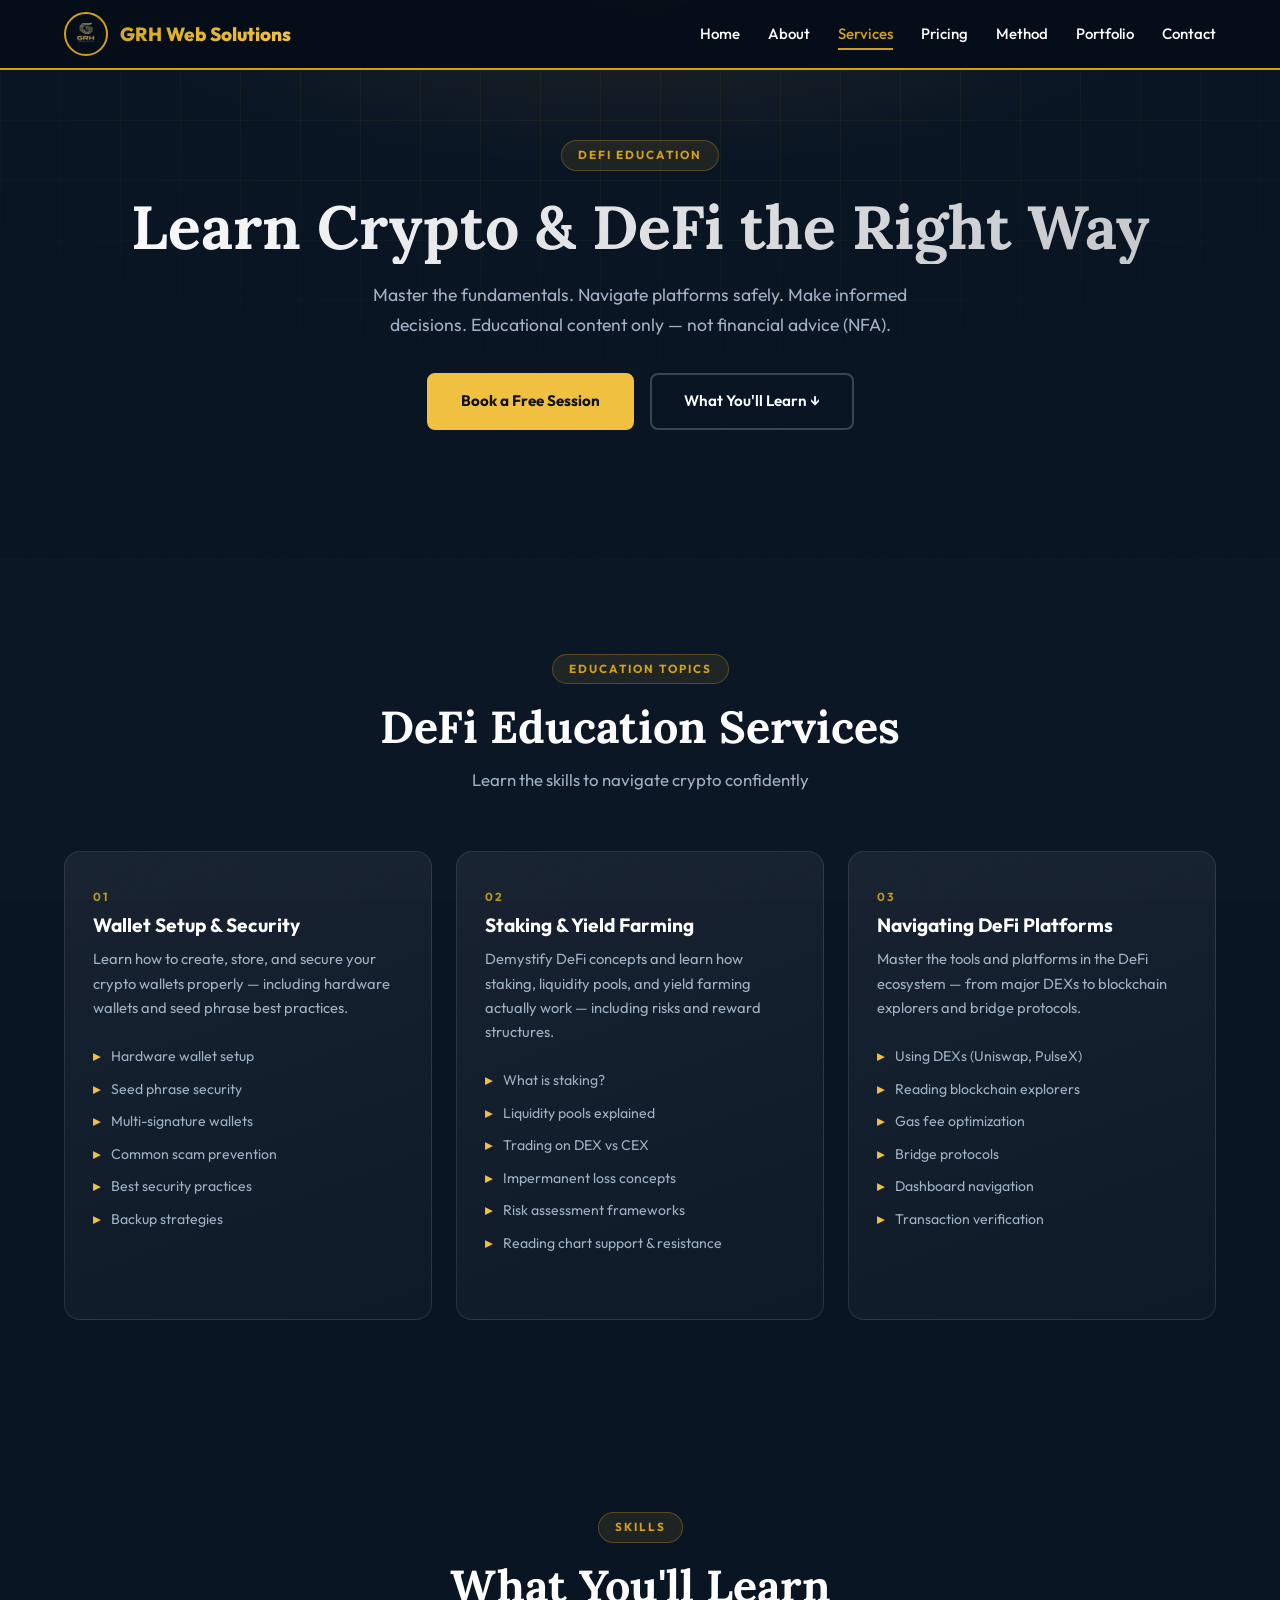
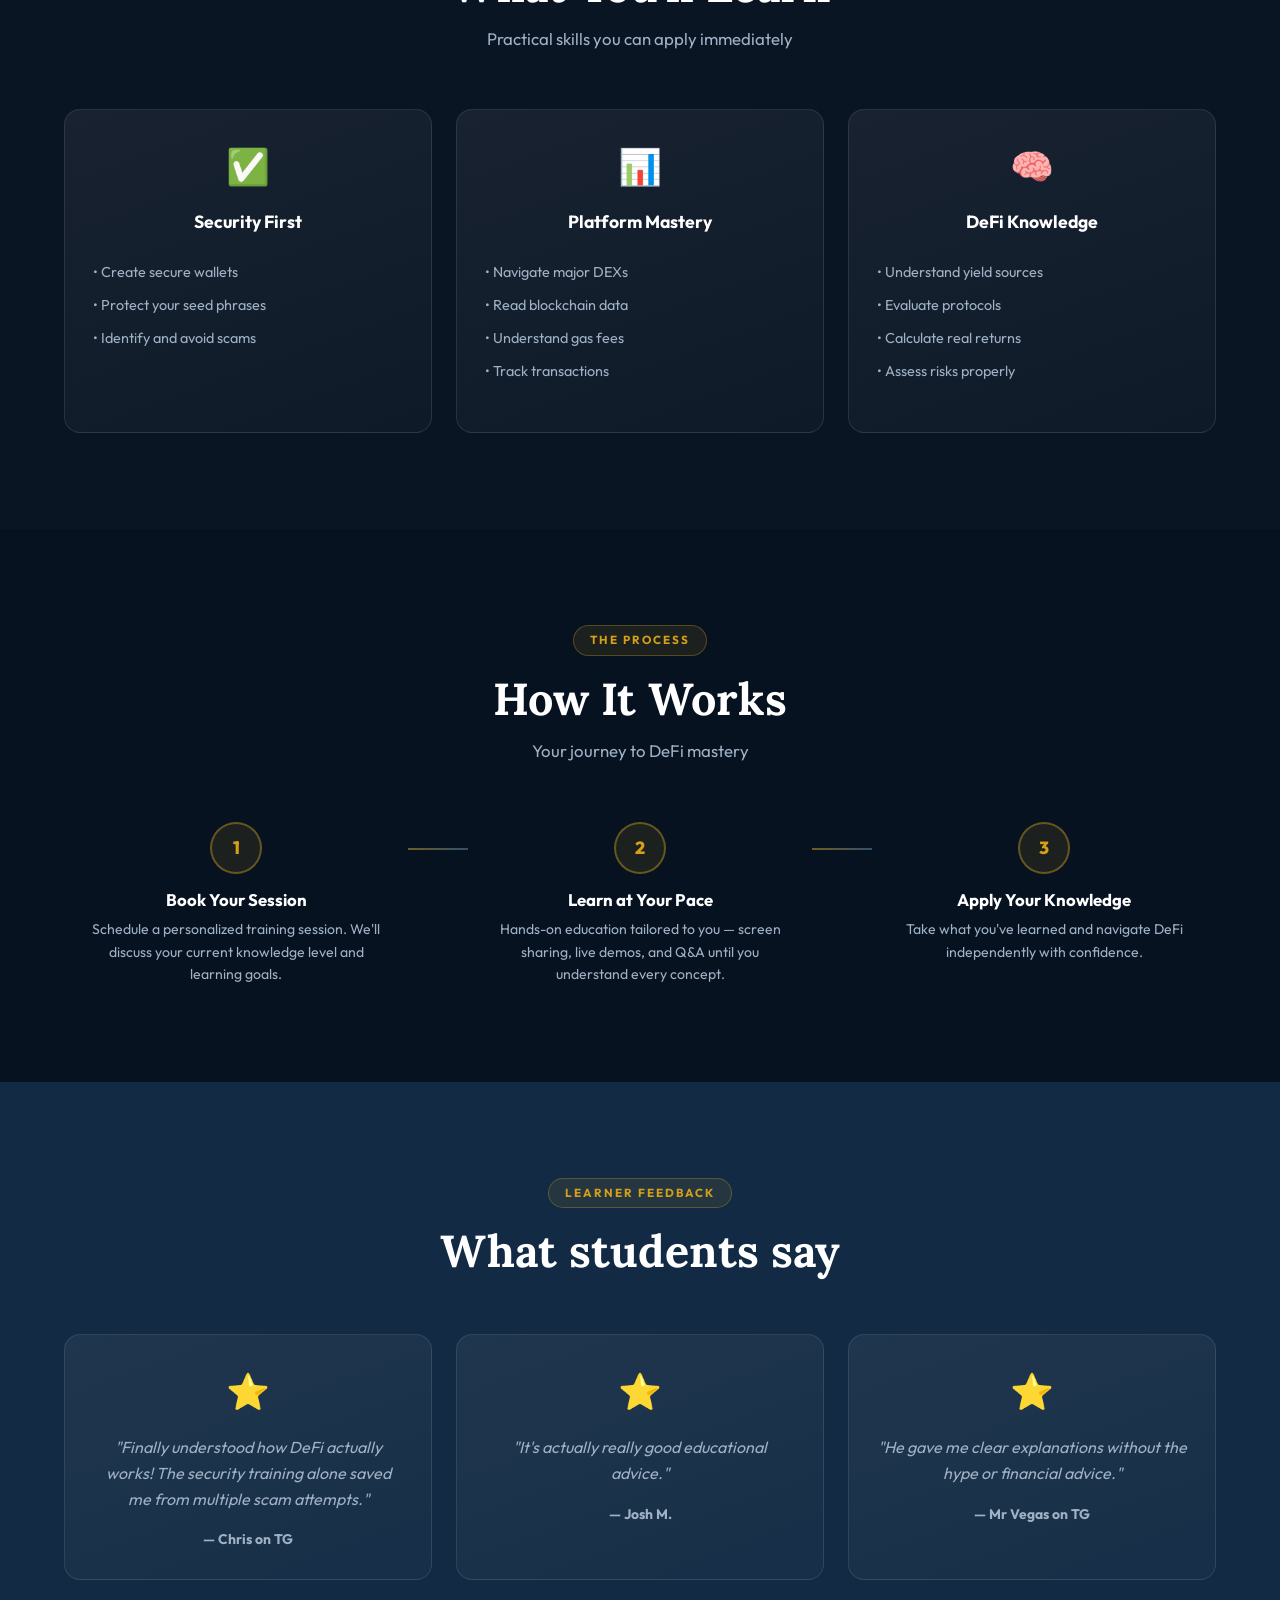
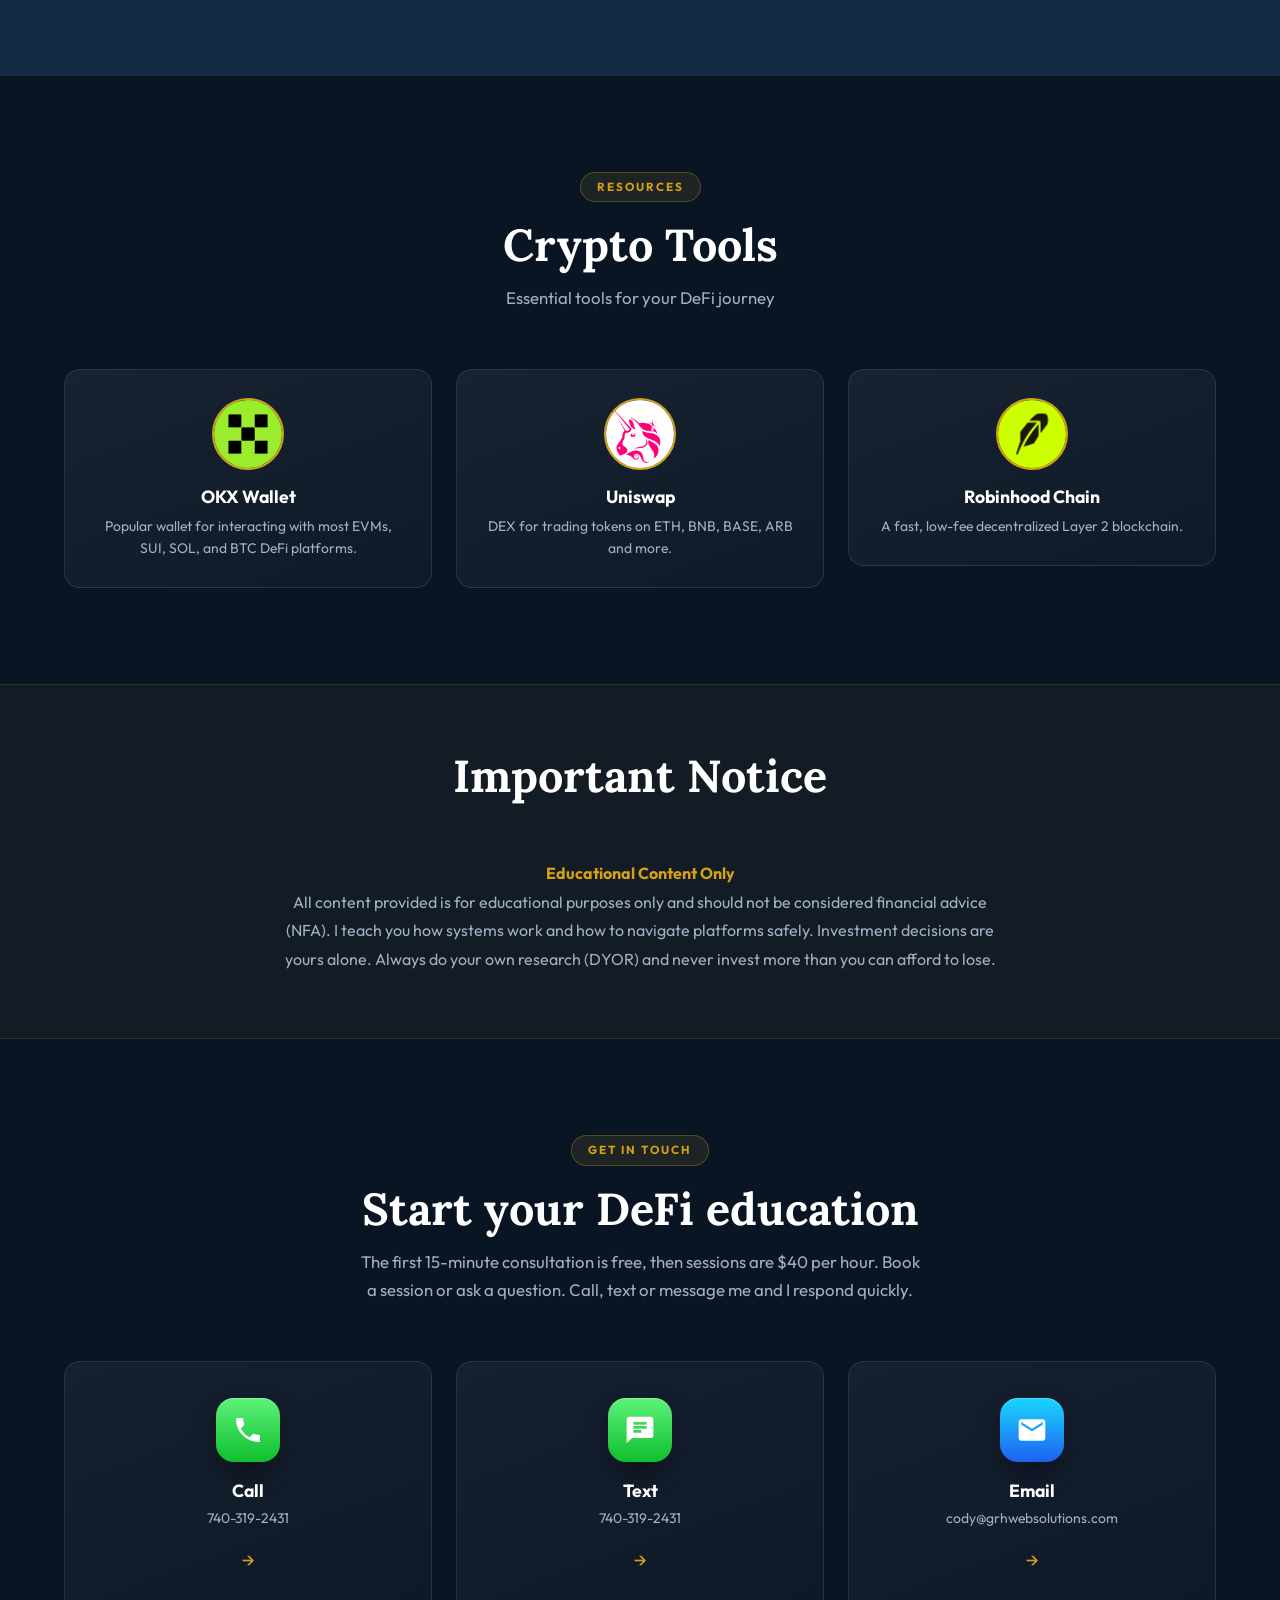
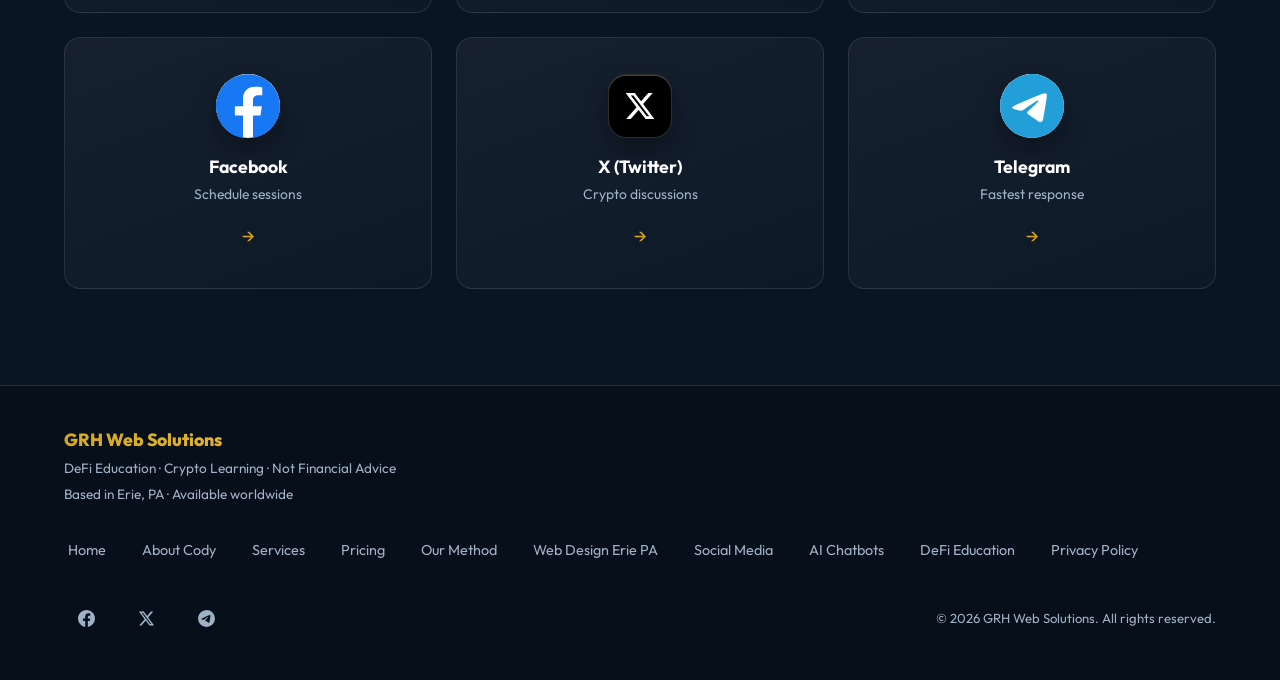
<file: defi.html>
<!DOCTYPE html>
<html lang="en">
<head>
    <!-- Google tag (gtag.js) -->
    <script async src="https://www.googletagmanager.com/gtag/js?id=G-C15HK9LHY8"></script>
    <script>
      window.dataLayer = window.dataLayer || [];
      function gtag(){dataLayer.push(arguments);}
      gtag('js', new Date());

      gtag('config', 'G-C15HK9LHY8');
    </script>
    <!-- Meta Pixel -->
    <script src="meta-pixel.js?v=20261112a"></script>
    <meta charset="UTF-8">
    <meta name="viewport" content="width=device-width, initial-scale=1.0">
    <meta http-equiv="X-UA-Compatible" content="IE=edge">

    <title>DeFi Education | GRH Web Solutions — Learn Crypto the Right Way</title>
    <meta name="description" content="Learn crypto and DeFi with expert guidance. Wallet security, staking education, yield farming concepts, and platform navigation. Educational content only — not financial advice.">
    <meta name="keywords" content="DeFi education, crypto learning, wallet security, staking tutorial, yield farming, DEX navigation, blockchain education">
    <meta name="author" content="GRH Web Solutions">
    <meta name="robots" content="index, follow">

    <meta property="og:type" content="website">
    <meta property="og:url" content="https://grhwebsolutions.com/defi.html">
    <meta property="og:title" content="DeFi Education | GRH Web Solutions">
    <meta property="og:description" content="Learn crypto and DeFi the right way. Expert education on wallets, staking, and navigating DeFi platforms safely.">
    <meta property="og:image" content="https://grhwebsolutions.com/images/og-image.jpg">
    <meta property="og:image:width" content="1200">
    <meta property="og:image:height" content="630">
    <meta property="og:image:alt" content="GRH Web Solutions logo: web design, social media and AI automation in Erie, PA">
    <meta name="twitter:card" content="summary_large_image">
    <meta name="twitter:site" content="@gainrangerheffe">
    <meta name="twitter:image:alt" content="GRH Web Solutions logo: web design, social media and AI automation in Erie, PA">
    <link rel="canonical" href="https://grhwebsolutions.com/defi.html">
    <meta property="og:site_name" content="GRH Web Solutions">

    <meta name="theme-color" content="#0A1524">

    <link rel="dns-prefetch" href="//fonts.googleapis.com">
    <link rel="preconnect" href="https://fonts.googleapis.com">
    <link rel="preconnect" href="https://fonts.gstatic.com" crossorigin>

    <link rel="icon" type="image/png" sizes="32x32" href="images/favicon-32.png">
    <link rel="apple-touch-icon" sizes="180x180" href="images/apple-touch-icon.png">

    <link rel="stylesheet" href="style.css?v=20261022a">
    <script src="script.js?v=20261112a" defer></script>
    <script type="application/ld+json">
{
  "@context": "https://schema.org",
  "@graph": [
    {
      "@type": "BreadcrumbList",
      "itemListElement": [
        {
          "@type": "ListItem",
          "position": 1,
          "name": "Home",
          "item": "https://grhwebsolutions.com/"
        },
        {
          "@type": "ListItem",
          "position": 2,
          "name": "DeFi Education",
          "item": "https://grhwebsolutions.com/defi.html"
        }
      ]
    },
    {
      "@type": "Service",
      "name": "DeFi Education",
      "url": "https://grhwebsolutions.com/defi.html",
      "description": "Personalized 1-on-1 crypto and DeFi education covering wallet security, staking concepts and navigating DEXs safely. Educational content only, not financial advice.",
      "serviceType": "Educational consulting",
      "provider": {
        "@type": "ProfessionalService",
        "@id": "https://grhwebsolutions.com/#business",
        "name": "GRH Web Solutions",
        "telephone": "+1-740-319-2431",
        "url": "https://grhwebsolutions.com/"
      },
      "areaServed": "United States"
    }
  ]
}
    </script>
</head>
<body>
    <noscript><img height="1" width="1" style="display:none" alt="" src="https://www.facebook.com/tr?id=1861907667802179&amp;ev=PageView&amp;noscript=1"></noscript>
    <a href="#main" class="skip-link">Skip to content</a>

    <!-- Navigation -->
    <header class="header-nav" role="banner">
        <div class="nav-container">
            <a href="/" class="nav-logo" aria-label="GRH Web Solutions home">
                <img src="images/grh-logo-88.webp" alt="" width="44" height="44">
                <span class="nav-logo-text">GRH Web Solutions</span>
            </a>
            <nav class="nav-links" id="nav-links" aria-label="Main navigation">
                <a href="/" class="nav-link">Home</a>
                <a href="/about.html" class="nav-link">About</a>
                <a href="/services.html" class="nav-link active" aria-current="page">Services</a>
                <a href="/pricing.html" class="nav-link">Pricing</a>
                <a href="/methodology.html" class="nav-link">Method</a>
                <a href="/#portfolio" class="nav-link">Portfolio</a>
                <a href="#contact" class="nav-link">Contact</a>
            </nav>
            <button class="mobile-menu-btn" aria-label="Toggle navigation menu" aria-expanded="false" aria-controls="nav-links">
                <span></span>
                <span></span>
                <span></span>
            </button>
        </div>
    </header>

    <main id="main">

        <!-- ── PAGE HERO ── -->
        <section class="page-hero" aria-label="DeFi Education">
            <div class="page-hero-bg-grid" aria-hidden="true"></div>
            <div class="container">
                <span class="section-tag">DeFi Education</span>
                <h1>Learn Crypto &amp; DeFi the Right Way</h1>
                <p>Master the fundamentals. Navigate platforms safely. Make informed decisions. Educational content only — not financial advice (NFA).</p>
                <div class="hero-ctas" style="justify-content: center;">
                    <a href="/?topic=DeFi%20education#quote" class="btn-primary">Book a Free Session</a>
                    <a href="#services" class="btn-ghost">What You'll Learn ↓</a>
                </div>
            </div>
        </section>

        <!-- ── EDUCATION SERVICES ── -->
        <section id="services" class="services-section" aria-labelledby="defi-services-heading">
            <div class="container">
                <div class="section-header">
                    <span class="section-tag">Education Topics</span>
                    <h2 id="defi-services-heading">DeFi Education Services</h2>
                    <p>Learn the skills to navigate crypto confidently</p>
                </div>
                <div class="services-grid">

                    <article class="service-card" data-aos>
                        <div class="service-num" aria-hidden="true">01</div>
                        <h3>Wallet Setup &amp; Security</h3>
                        <p>Learn how to create, store, and secure your crypto wallets properly — including hardware wallets and seed phrase best practices.</p>
                        <ul class="service-list" aria-label="Wallet security topics">
                            <li>Hardware wallet setup</li>
                            <li>Seed phrase security</li>
                            <li>Multi-signature wallets</li>
                            <li>Common scam prevention</li>
                            <li>Best security practices</li>
                            <li>Backup strategies</li>
                        </ul>
                    </article>

                    <article class="service-card" data-aos>
                        <div class="service-num" aria-hidden="true">02</div>
                        <h3>Staking &amp; Yield Farming</h3>
                        <p>Demystify DeFi concepts and learn how staking, liquidity pools, and yield farming actually work — including risks and reward structures.</p>
                        <ul class="service-list" aria-label="Staking topics">
                            <li>What is staking?</li>
                            <li>Liquidity pools explained</li>
                            <li>Trading on DEX vs CEX</li>
                            <li>Impermanent loss concepts</li>
                            <li>Risk assessment frameworks</li>
                            <li>Reading chart support &amp; resistance</li>
                        </ul>
                    </article>

                    <article class="service-card" data-aos>
                        <div class="service-num" aria-hidden="true">03</div>
                        <h3>Navigating DeFi Platforms</h3>
                        <p>Master the tools and platforms in the DeFi ecosystem — from major DEXs to blockchain explorers and bridge protocols.</p>
                        <ul class="service-list" aria-label="Platform navigation topics">
                            <li>Using DEXs (Uniswap, PulseX)</li>
                            <li>Reading blockchain explorers</li>
                            <li>Gas fee optimization</li>
                            <li>Bridge protocols</li>
                            <li>Dashboard navigation</li>
                            <li>Transaction verification</li>
                        </ul>
                    </article>

                </div>
            </div>
        </section>

        <!-- ── WHAT YOU'LL LEARN ── -->
        <section id="skills" class="defi-section" aria-labelledby="skills-heading">
            <div class="container">
                <div class="section-header">
                    <span class="section-tag">Skills</span>
                    <h2 id="skills-heading">What You'll Learn</h2>
                    <p>Practical skills you can apply immediately</p>
                </div>
                <div class="crypto-grid">

                    <div class="crypto-card" data-aos>
                        <div class="crypto-icon">✅</div>
                        <h3>Security First</h3>
                        <ul style="text-align: left; list-style: none; padding: 16px 0; color: var(--text-secondary); font-size: .9rem;">
                            <li style="padding: 5px 0;">• Create secure wallets</li>
                            <li style="padding: 5px 0;">• Protect your seed phrases</li>
                            <li style="padding: 5px 0;">• Identify and avoid scams</li>
                        </ul>
                    </div>

                    <div class="crypto-card" data-aos>
                        <div class="crypto-icon">📊</div>
                        <h3>Platform Mastery</h3>
                        <ul style="text-align: left; list-style: none; padding: 16px 0; color: var(--text-secondary); font-size: .9rem;">
                            <li style="padding: 5px 0;">• Navigate major DEXs</li>
                            <li style="padding: 5px 0;">• Read blockchain data</li>
                            <li style="padding: 5px 0;">• Understand gas fees</li>
                            <li style="padding: 5px 0;">• Track transactions</li>
                        </ul>
                    </div>

                    <div class="crypto-card" data-aos>
                        <div class="crypto-icon">🧠</div>
                        <h3>DeFi Knowledge</h3>
                        <ul style="text-align: left; list-style: none; padding: 16px 0; color: var(--text-secondary); font-size: .9rem;">
                            <li style="padding: 5px 0;">• Understand yield sources</li>
                            <li style="padding: 5px 0;">• Evaluate protocols</li>
                            <li style="padding: 5px 0;">• Calculate real returns</li>
                            <li style="padding: 5px 0;">• Assess risks properly</li>
                        </ul>
                    </div>

                </div>
            </div>
        </section>

        <!-- ── HOW IT WORKS ── -->
        <section id="process" class="process-section" aria-labelledby="process-heading">
            <div class="container">
                <div class="section-header">
                    <span class="section-tag">The Process</span>
                    <h2 id="process-heading">How It Works</h2>
                    <p>Your journey to DeFi mastery</p>
                </div>
                <div class="process-steps">
                    <div class="process-step" data-aos>
                        <div class="step-num" aria-hidden="true">1</div>
                        <h3>Book Your Session</h3>
                        <p>Schedule a personalized training session. We'll discuss your current knowledge level and learning goals.</p>
                    </div>
                    <div class="process-connector" aria-hidden="true"></div>
                    <div class="process-step" data-aos>
                        <div class="step-num" aria-hidden="true">2</div>
                        <h3>Learn at Your Pace</h3>
                        <p>Hands-on education tailored to you — screen sharing, live demos, and Q&amp;A until you understand every concept.</p>
                    </div>
                    <div class="process-connector" aria-hidden="true"></div>
                    <div class="process-step" data-aos>
                        <div class="step-num" aria-hidden="true">3</div>
                        <h3>Apply Your Knowledge</h3>
                        <p>Take what you've learned and navigate DeFi independently with confidence.</p>
                    </div>
                </div>
            </div>
        </section>

        <!-- ── TESTIMONIALS ── -->
        <section class="defi-alt-section" aria-labelledby="testimonials-heading">
            <div class="container">
                <div class="section-header">
                    <span class="section-tag">Learner Feedback</span>
                    <h2 id="testimonials-heading">What students say</h2>
                </div>
                <div class="crypto-grid">
                    <div class="crypto-card" data-aos>
                        <div class="crypto-icon" aria-hidden="true">⭐</div>
                        <blockquote class="testimonial-quote">"Finally understood how DeFi actually works! The security training alone saved me from multiple scam attempts."</blockquote>
                        <p class="testimonial-author">— Chris on TG</p>
                    </div>
                    <div class="crypto-card" data-aos>
                        <div class="crypto-icon" aria-hidden="true">⭐</div>
                        <blockquote class="testimonial-quote">"It's actually really good educational advice."</blockquote>
                        <p class="testimonial-author">— Josh M.</p>
                    </div>
                    <div class="crypto-card" data-aos>
                        <div class="crypto-icon" aria-hidden="true">⭐</div>
                        <blockquote class="testimonial-quote">"He gave me clear explanations without the hype or financial advice."</blockquote>
                        <p class="testimonial-author">— Mr Vegas on TG</p>
                    </div>
                </div>
            </div>
        </section>

        <!-- ── CRYPTO TOOLS ── -->
        <section id="tools" class="defi-section" aria-labelledby="tools-heading">
            <div class="container">
                <div class="section-header">
                    <span class="section-tag">Resources</span>
                    <h2 id="tools-heading">Crypto Tools</h2>
                    <p>Essential tools for your DeFi journey</p>
                </div>
                <div class="crypto-grid">

                    <a href="https://www.okx.com/web3" class="crypto-card-link" target="_blank" rel="noopener noreferrer">
                        <div class="crypto-card">
                            <img src="images/okxlogo.png" alt="OKX Wallet logo" class="tool-image" loading="lazy">
                            <h3>OKX Wallet</h3>
                            <p>Popular wallet for interacting with most EVMs, SUI, SOL, and BTC DeFi platforms.</p>
                        </div>
                    </a>

                    <a href="https://uniswap.org" class="crypto-card-link" target="_blank" rel="noopener noreferrer">
                        <div class="crypto-card">
                            <img src="images/unilogo.png" alt="Uniswap logo" class="tool-image" loading="lazy">
                            <h3>Uniswap</h3>
                            <p>DEX for trading tokens on ETH, BNB, BASE, ARB and more.</p>
                        </div>
                    </a>

                    <a href="https://dexscreener.com/robinhood" class="crypto-card-link" target="_blank" rel="noopener noreferrer">
                        <div class="crypto-card">
                            <img src="images/rhlogo.png" alt="PulseChain logo" class="tool-image" loading="lazy">
                            <h3>Robinhood Chain</h3>
                            <p>A fast, low-fee decentralized Layer 2 blockchain.</p>
                        </div>
                    </a>

                </div>
            </div>
        </section>

        <!-- ── DISCLAIMER ── -->
        <section class="disclaimer-section" aria-labelledby="disclaimer-heading">
            <div class="container">
                <div class="section-header">
                    <h2 id="disclaimer-heading">Important Notice</h2>
                </div>
                <div class="disclaimer-text">
                    <p><strong>Educational Content Only</strong></p>
                    <p>All content provided is for educational purposes only and should not be considered financial advice (NFA). I teach you how systems work and how to navigate platforms safely. Investment decisions are yours alone. Always do your own research (DYOR) and never invest more than you can afford to lose.</p>
                </div>
            </div>
        </section>

        <!-- ── CONTACT ── -->
        <section id="contact" class="contact-section" aria-labelledby="contact-heading">
            <div class="container">
                <div class="section-header">
                    <span class="section-tag">Get In Touch</span>
                    <h2 id="contact-heading">Start your DeFi education</h2>
                    <p>The first 15-minute consultation is free, then sessions are $40 per hour. Book a session or ask a question. Call, text or message me and I respond quickly.</p>
                </div>
                <div class="contact-grid">

                    <a href="tel:+17403192431" class="contact-card" data-track="call" aria-label="Call Cody at 740-319-2431">
                        <div class="contact-icon" aria-hidden="true">
                            <svg viewBox="0 0 24 24" width="32" height="32" aria-hidden="true"><path fill="currentColor" d="M6.62 10.79a15.05 15.05 0 0 0 6.59 6.59l2.2-2.2a1 1 0 0 1 1.02-.24c1.12.37 2.33.57 3.57.57a1 1 0 0 1 1 1V20a1 1 0 0 1-1 1A17 17 0 0 1 3 4a1 1 0 0 1 1-1h3.5a1 1 0 0 1 1 1c0 1.25.2 2.45.57 3.57a1 1 0 0 1-.25 1.02l-2.2 2.2z"/></svg>
                        </div>
                        <h3>Call</h3>
                        <p>740-319-2431</p>
                        <span class="contact-arrow" aria-hidden="true">→</span>
                    </a>

                    <a href="sms:+17403192431" class="contact-card" data-track="text" aria-label="Text Cody at 740-319-2431">
                        <div class="contact-icon" aria-hidden="true">
                            <svg viewBox="0 0 24 24" width="32" height="32" aria-hidden="true"><path fill="currentColor" d="M20 2H4a2 2 0 0 0-2 2v18l4-4h14a2 2 0 0 0 2-2V4a2 2 0 0 0-2-2zM7 9h10v2H7V9zm6 5H7v-2h6v2zm4-6H7V6h10v2z"/></svg>
                        </div>
                        <h3>Text</h3>
                        <p>740-319-2431</p>
                        <span class="contact-arrow" aria-hidden="true">→</span>
                    </a>

                    <a href="mailto:cody@grhwebsolutions.com" class="contact-card" aria-label="Send email to Cody">
                        <div class="contact-icon" aria-hidden="true">
                            <svg viewBox="0 0 24 24" width="32" height="32" aria-hidden="true">
                                <path fill="currentColor" d="M20 4H4c-1.1 0-2 .9-2 2v12c0 1.1.9 2 2 2h16c1.1 0 2-.9 2-2V6c0-1.1-.9-2-2-2zm0 4l-8 5-8-5V6l8 5 8-5v2z"/>
                            </svg>
                        </div>
                        <h3>Email</h3>
                        <p>cody@grhwebsolutions.com</p>
                        <span class="contact-arrow" aria-hidden="true">→</span>
                    </a>
                    <a href="https://www.facebook.com/GRHwebsolutions" class="contact-card" target="_blank" rel="noopener noreferrer" aria-label="Contact via Facebook Messenger">
                        <div class="contact-icon" aria-hidden="true">
                            <svg viewBox="0 0 24 24" width="32" height="32">
                                <path fill="currentColor" d="M24 12.073c0-6.627-5.373-12-12-12s-12 5.373-12 12c0 5.99 4.388 10.954 10.125 11.854v-8.385H7.078v-3.47h3.047V9.43c0-3.007 1.792-4.669 4.533-4.669 1.312 0 2.686.235 2.686.235v2.953H15.83c-1.491 0-1.956.925-1.956 1.874v2.25h3.328l-.532 3.47h-2.796v8.385C19.612 23.027 24 18.062 24 12.073z"/>
                            </svg>
                        </div>
                        <h3>Facebook</h3>
                        <p>Schedule sessions</p>
                        <span class="contact-arrow" aria-hidden="true">→</span>
                    </a>

                    <a href="https://x.com/gainrangerheffe" class="contact-card" target="_blank" rel="noopener noreferrer" aria-label="Contact via X (Twitter)">
                        <div class="contact-icon" aria-hidden="true">
                            <svg viewBox="0 0 24 24" width="32" height="32">
                                <path fill="currentColor" d="M18.244 2.25h3.308l-7.227 8.26 8.502 11.24H16.17l-5.214-6.817L4.99 21.75H1.68l7.73-8.835L1.254 2.25H8.08l4.713 6.231zm-1.161 17.52h1.833L7.084 4.126H5.117z"/>
                            </svg>
                        </div>
                        <h3>X (Twitter)</h3>
                        <p>Crypto discussions</p>
                        <span class="contact-arrow" aria-hidden="true">→</span>
                    </a>

                    <a href="https://t.me/gainrangershouse" class="contact-card" target="_blank" rel="noopener noreferrer" aria-label="Contact via Telegram">
                        <div class="contact-icon" aria-hidden="true">
                            <svg viewBox="0 0 24 24" width="32" height="32">
                                <path fill="currentColor" d="M11.944 0A12 12 0 0 0 0 12a12 12 0 0 0 12 12 12 12 0 0 0 12-12A12 12 0 0 0 12 0a12 12 0 0 0-.056 0zm4.962 7.224c.1-.002.321.023.465.14a.506.506 0 0 1 .171.325c.016.093.036.306.02.472-.18 1.898-.962 6.502-1.36 8.627-.168.9-.499 1.201-.82 1.23-.696.065-1.225-.46-1.9-.902-1.056-.693-1.653-1.124-2.678-1.8-1.185-.78-.417-1.21.258-1.91.177-.184 3.247-2.977 3.307-3.23.007-.032.014-.15-.056-.212s-.174-.041-.249-.024c-.106.024-1.793 1.14-5.061 3.345-.48.33-.913.49-1.302.48-.428-.008-1.252-.241-1.865-.44-.752-.245-1.349-.374-1.297-.789.027-.216.325-.437.893-.663 3.498-1.524 5.83-2.529 6.998-3.014 3.332-1.386 4.025-1.627 4.476-1.635z"/>
                            </svg>
                        </div>
                        <h3>Telegram</h3>
                        <p>Fastest response</p>
                        <span class="contact-arrow" aria-hidden="true">→</span>
                    </a>

                </div>
            </div>
        </section>

    </main>

    <footer class="footer" role="contentinfo">
        <div class="container">
            <div class="footer-inner">
                <div class="footer-brand">
                    <span class="footer-logo-text">GRH Web Solutions</span>
                    <p>DeFi Education · Crypto Learning · Not Financial Advice</p>
                    <p class="footer-location">Based in Erie, PA &middot; Available worldwide</p>
                </div>
                <nav class="footer-links" aria-label="Footer navigation">
                    <a href="/">Home</a>
                    <a href="/about.html">About Cody</a>
                    <a href="/services.html">Services</a>
                    <a href="/pricing.html">Pricing</a>
                    <a href="/methodology.html">Our Method</a>
                    <a href="/web-design-erie-pa.html">Web Design Erie PA</a>
                    <a href="/social-media-management.html">Social Media</a>
                    <a href="/ai-chatbots.html">AI Chatbots</a>
                    <a href="/defi.html">DeFi Education</a>
                    <a href="/privacy.html">Privacy Policy</a>
                </nav>
                <div class="footer-social" aria-label="Social media links">
                    <a href="https://www.facebook.com/GRHwebsolutions" aria-label="Facebook" target="_blank" rel="noopener noreferrer">
                        <svg viewBox="0 0 24 24" aria-hidden="true"><path fill="currentColor" d="M24 12.073c0-6.627-5.373-12-12-12s-12 5.373-12 12c0 5.99 4.388 10.954 10.125 11.854v-8.385H7.078v-3.47h3.047V9.43c0-3.007 1.792-4.669 4.533-4.669 1.312 0 2.686.235 2.686.235v2.953H15.83c-1.491 0-1.956.925-1.956 1.874v2.25h3.328l-.532 3.47h-2.796v8.385C19.612 23.027 24 18.062 24 12.073z"/></svg>
                    </a>
                    <a href="https://x.com/gainrangerheffe" aria-label="X (Twitter)" target="_blank" rel="noopener noreferrer">
                        <svg viewBox="0 0 24 24" aria-hidden="true"><path fill="currentColor" d="M18.244 2.25h3.308l-7.227 8.26 8.502 11.24H16.17l-5.214-6.817L4.99 21.75H1.68l7.73-8.835L1.254 2.25H8.08l4.713 6.231zm-1.161 17.52h1.833L7.084 4.126H5.117z"/></svg>
                    </a>
                    <a href="https://t.me/gainrangershouse" aria-label="Telegram" target="_blank" rel="noopener noreferrer">
                        <svg viewBox="0 0 24 24" aria-hidden="true"><path fill="currentColor" d="M11.944 0A12 12 0 0 0 0 12a12 12 0 0 0 12 12 12 12 0 0 0 12-12A12 12 0 0 0 12 0a12 12 0 0 0-.056 0zm4.962 7.224c.1-.002.321.023.465.14a.506.506 0 0 1 .171.325c.016.093.036.306.02.472-.18 1.898-.962 6.502-1.36 8.627-.168.9-.499 1.201-.82 1.23-.696.065-1.225-.46-1.9-.902-1.056-.693-1.653-1.124-2.678-1.8-1.185-.78-.417-1.21.258-1.91.177-.184 3.247-2.977 3.307-3.23.007-.032.014-.15-.056-.212s-.174-.041-.249-.024c-.106.024-1.793 1.14-5.061 3.345-.48.33-.913.49-1.302.48-.428-.008-1.252-.241-1.865-.44-.752-.245-1.349-.374-1.297-.789.027-.216.325-.437.893-.663 3.498-1.524 5.83-2.529 6.998-3.014 3.332-1.386 4.025-1.627 4.476-1.635z"/></svg>
                    </a>
                </div>
                <p class="footer-copy">&copy; 2026 GRH Web Solutions. All rights reserved.</p>
            </div>
        </div>
    </footer>

    <nav class="mobile-cta-bar" aria-label="Quick contact">
        <a href="tel:+17403192431" data-track="call">
            <svg viewBox="0 0 24 24" width="20" height="20" aria-hidden="true"><path fill="currentColor" d="M6.62 10.79a15.05 15.05 0 0 0 6.59 6.59l2.2-2.2a1 1 0 0 1 1.02-.24c1.12.37 2.33.57 3.57.57a1 1 0 0 1 1 1V20a1 1 0 0 1-1 1A17 17 0 0 1 3 4a1 1 0 0 1 1-1h3.5a1 1 0 0 1 1 1c0 1.25.2 2.45.57 3.57a1 1 0 0 1-.25 1.02l-2.2 2.2z"/></svg>
            Call
        </a>
        <a href="sms:+17403192431" data-track="text">
            <svg viewBox="0 0 24 24" width="20" height="20" aria-hidden="true"><path fill="currentColor" d="M20 2H4a2 2 0 0 0-2 2v18l4-4h14a2 2 0 0 0 2-2V4a2 2 0 0 0-2-2zM7 9h10v2H7V9zm6 5H7v-2h6v2zm4-6H7V6h10v2z"/></svg>
            Text
        </a>
        <a href="/#quote" class="mobile-cta-primary">Free Quote</a>
    </nav>

    <a href="#" id="backToTop" class="back-to-top" aria-label="Back to top">
        <svg width="20" height="20" viewBox="0 0 24 24" fill="currentColor" aria-hidden="true">
            <path d="M12 5l-7 7h5v7h4v-7h5l-7-7z"/>
        </svg>
    </a>

</body>
</html>
</file>
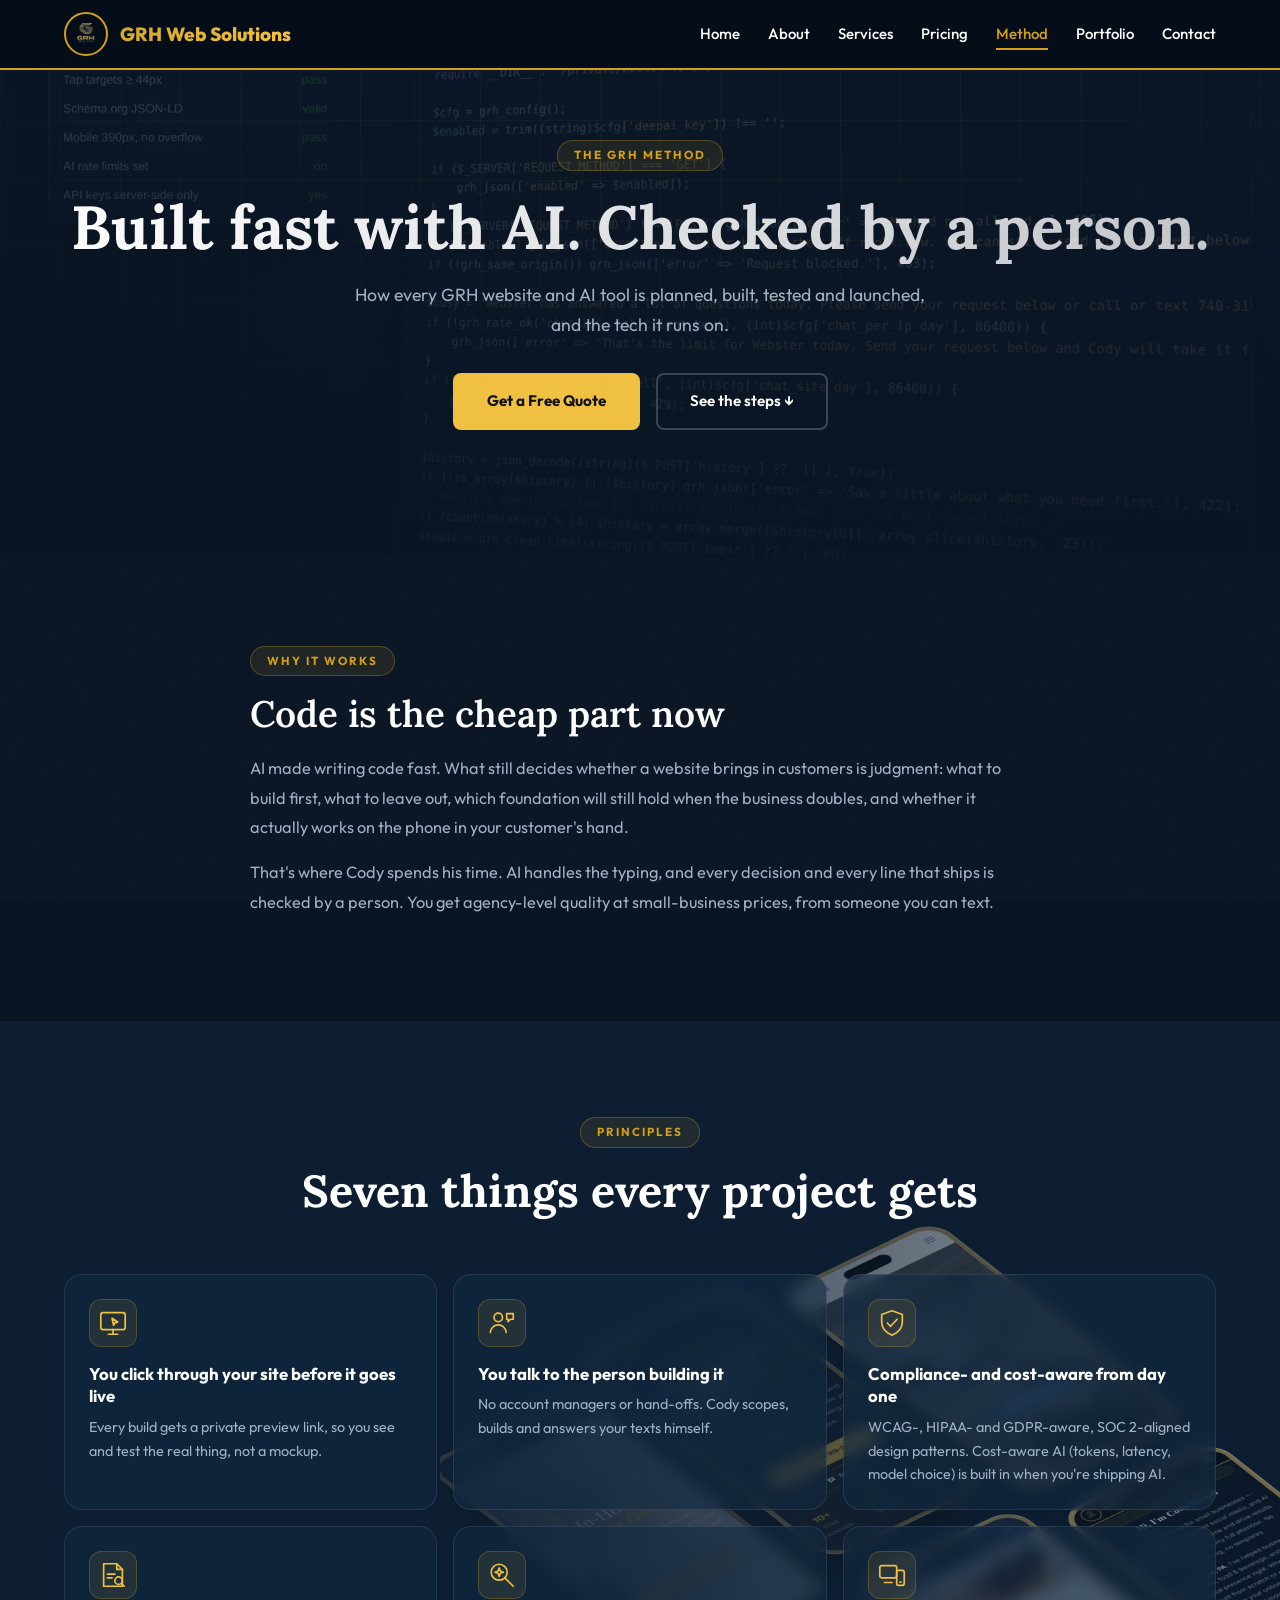
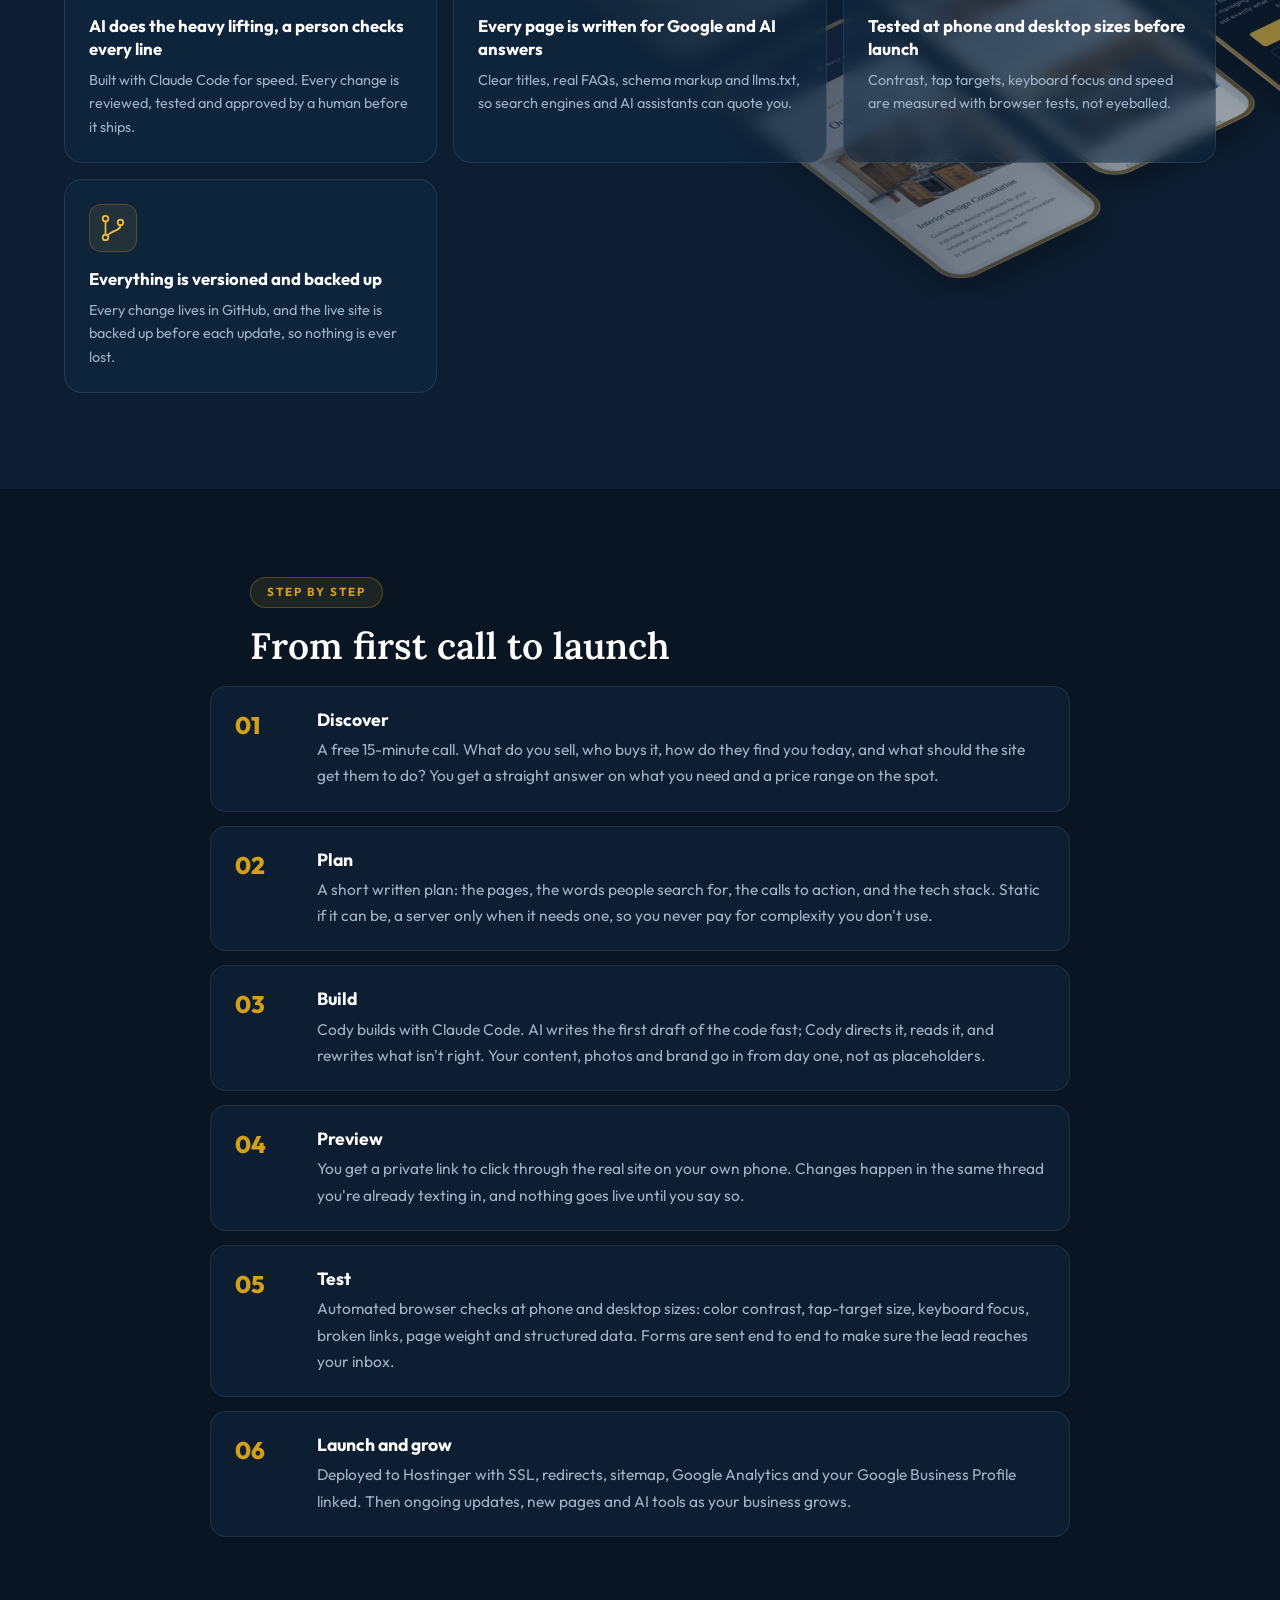
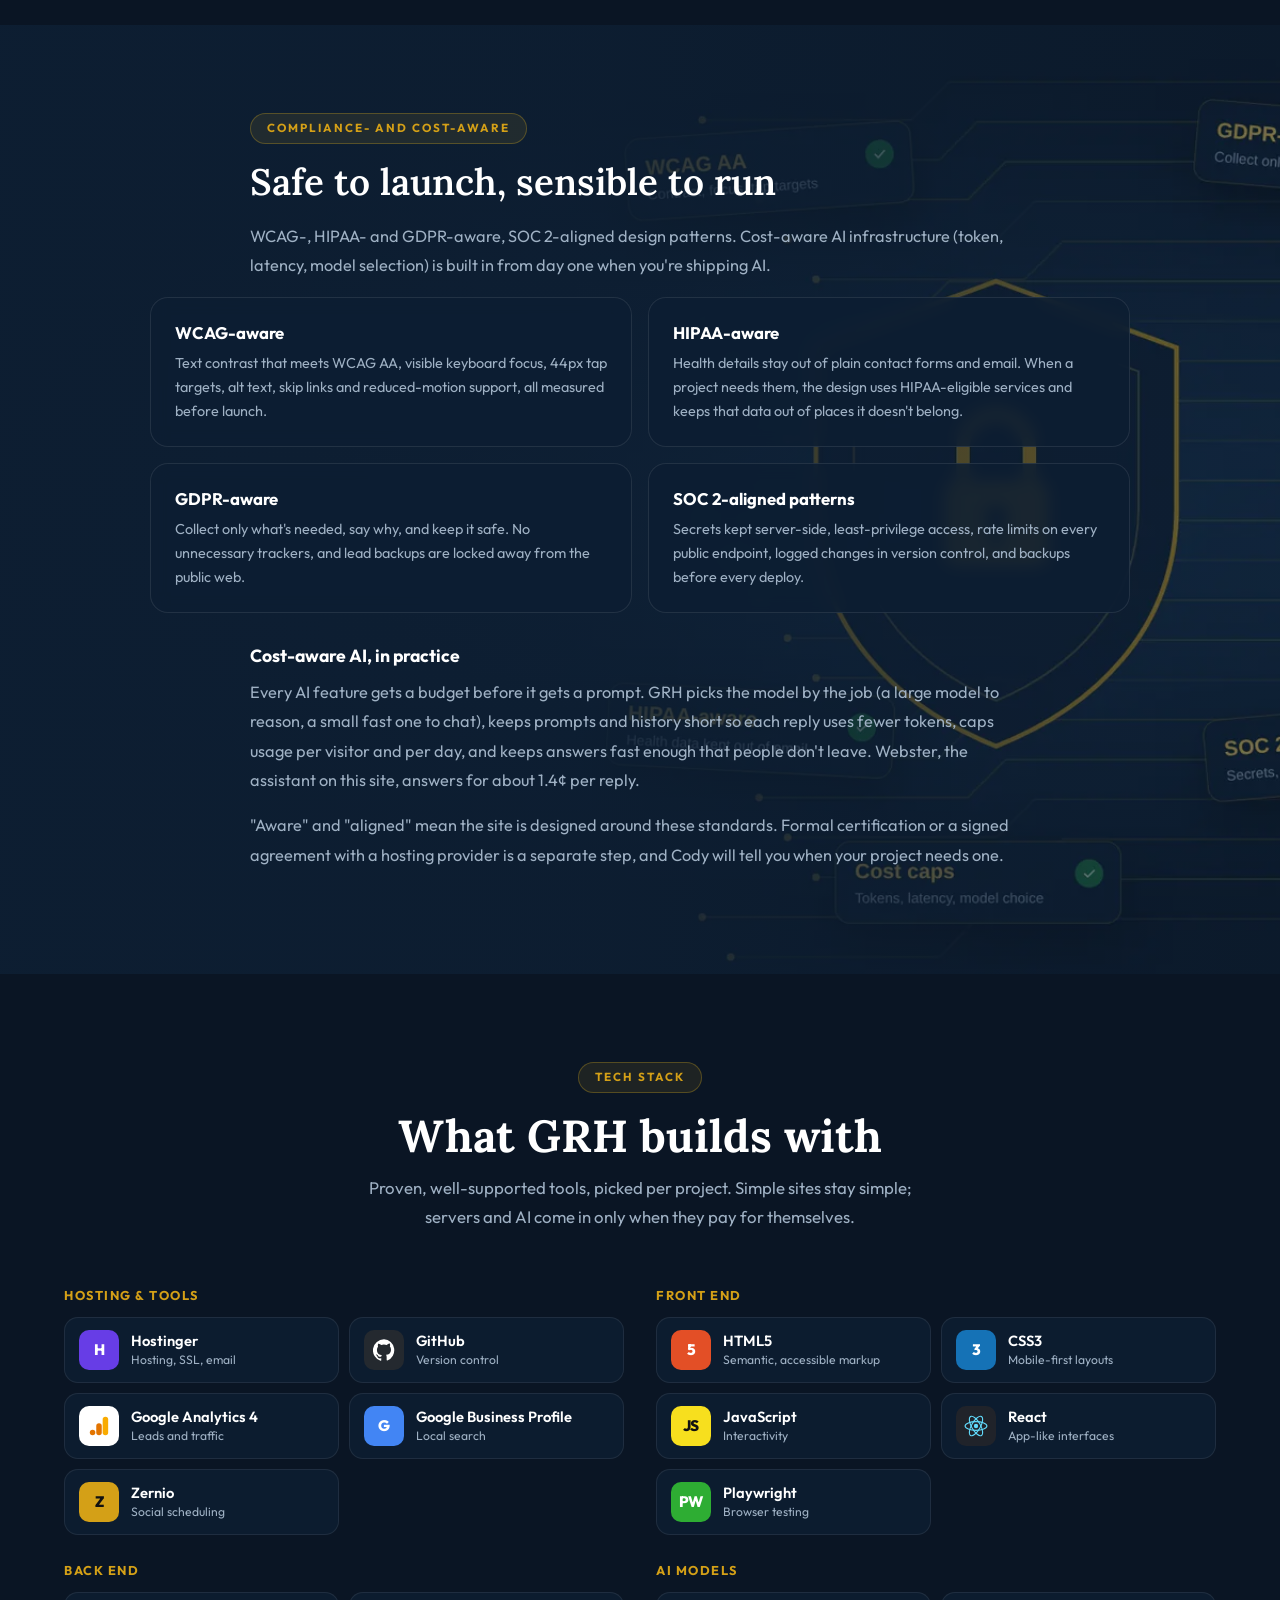
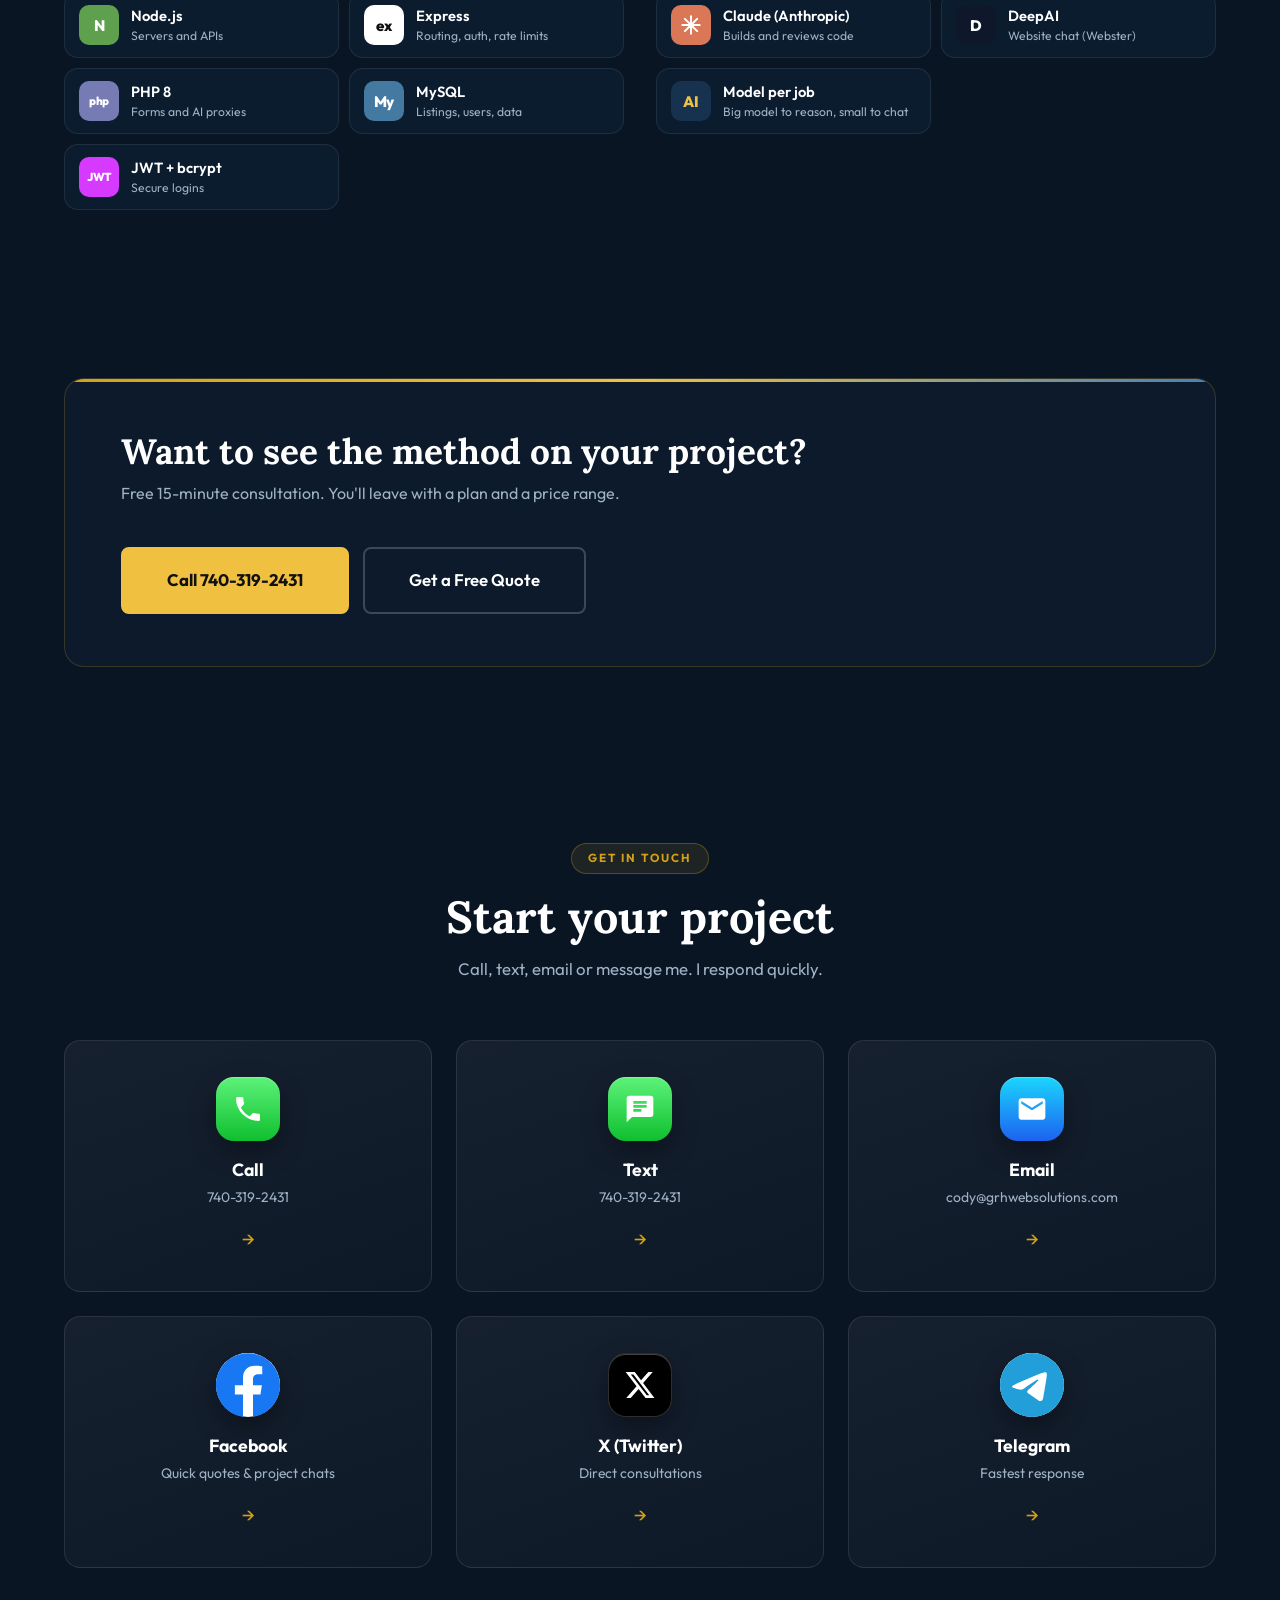
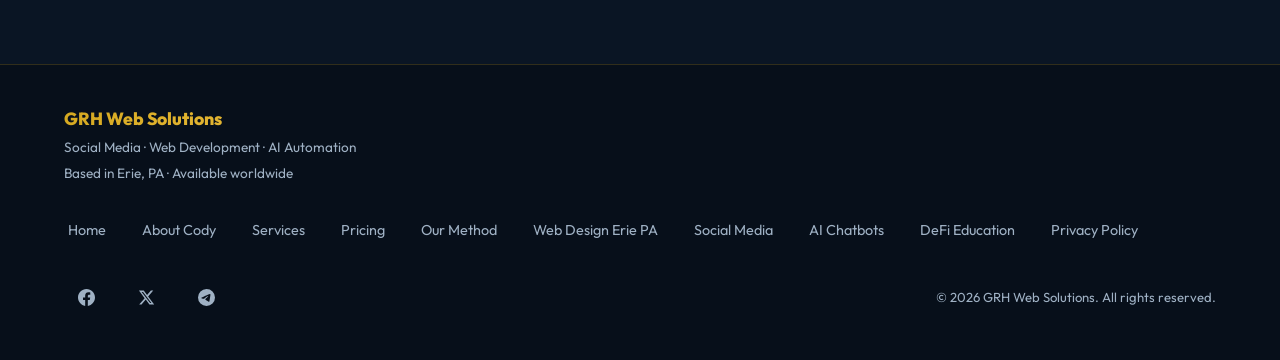
<file: methodology.html>
<!DOCTYPE html>
<html lang="en">
<head>
    <!-- Google tag (gtag.js) -->
    <script async src="https://www.googletagmanager.com/gtag/js?id=G-C15HK9LHY8"></script>
    <script>
      window.dataLayer = window.dataLayer || [];
      function gtag(){dataLayer.push(arguments);}
      gtag('js', new Date());

      gtag('config', 'G-C15HK9LHY8');
    </script>
    <!-- Meta Pixel -->
    <script src="meta-pixel.js?v=20261112a"></script>
    <meta charset="UTF-8">
    <meta name="viewport" content="width=device-width, initial-scale=1.0">
    <meta http-equiv="X-UA-Compatible" content="IE=edge">

    <title>Our Method: How GRH Web Solutions Builds Websites and AI | GRH Web Solutions</title>
    <meta name="description" content="How GRH Web Solutions plans, builds, tests and launches websites and AI tools: AI-assisted, human-reviewed, compliance- and cost-aware, on a proven tech stack.">
    <meta name="author" content="Cody Hoepfl">
    <meta name="robots" content="index, follow">
    <link rel="canonical" href="https://grhwebsolutions.com/methodology.html">

    <meta property="og:type" content="website">
    <meta property="og:url" content="https://grhwebsolutions.com/methodology.html">
    <meta property="og:title" content="The GRH Method | GRH Web Solutions">
    <meta property="og:description" content="Built fast with AI, checked by a person: how GRH plans, builds, tests and launches every project.">
    <meta property="og:image" content="https://grhwebsolutions.com/images/og-image.jpg">
    <meta property="og:image:width" content="1200">
    <meta property="og:image:height" content="630">
    <meta property="og:image:alt" content="GRH Web Solutions logo: web design, social media and AI automation in Erie, PA">
    <meta property="og:site_name" content="GRH Web Solutions">
    <meta property="og:locale" content="en_US">
    <meta name="twitter:card" content="summary_large_image">
    <meta name="twitter:site" content="@gainrangerheffe">
    <meta name="twitter:image:alt" content="GRH Web Solutions logo: web design, social media and AI automation in Erie, PA">

    <meta name="theme-color" content="#0A1524">

    <link rel="dns-prefetch" href="//fonts.googleapis.com">
    <link rel="preconnect" href="https://fonts.googleapis.com">
    <link rel="preconnect" href="https://fonts.gstatic.com" crossorigin>

    <link rel="icon" type="image/png" sizes="32x32" href="images/favicon-32.png">
    <link rel="apple-touch-icon" sizes="180x180" href="images/apple-touch-icon.png">

    <link rel="stylesheet" href="style.css?v=20261022a">
    <script src="script.js?v=20261112a" defer></script>
    <script type="application/ld+json">
    {
      "@context": "https://schema.org",
      "@graph": [
        {
          "@type": "BreadcrumbList",
          "itemListElement": [
            {
              "@type": "ListItem",
              "position": 1,
              "name": "Home",
              "item": "https://grhwebsolutions.com/"
            },
            {
              "@type": "ListItem",
              "position": 2,
              "name": "Our Method",
              "item": "https://grhwebsolutions.com/methodology.html"
            }
          ]
        },
        {
          "@type": "WebPage",
          "@id": "https://grhwebsolutions.com/methodology.html",
          "url": "https://grhwebsolutions.com/methodology.html",
          "name": "Our Method: How GRH Web Solutions Builds Websites and AI",
          "description": "How GRH Web Solutions plans, builds, tests and launches websites and AI tools: AI-assisted, human-reviewed, compliance- and cost-aware, on a proven tech stack.",
          "about": {
            "@id": "https://grhwebsolutions.com/#business"
          },
          "author": {
            "@id": "https://grhwebsolutions.com/about.html#cody"
          }
        }
      ]
    }
    </script>
</head>
<body>
    <noscript><img height="1" width="1" style="display:none" alt="" src="https://www.facebook.com/tr?id=1861907667802179&amp;ev=PageView&amp;noscript=1"></noscript>
    <a href="#main" class="skip-link">Skip to content</a>

    <!-- Navigation -->
    <header class="header-nav" role="banner">
        <div class="nav-container">
            <a href="/" class="nav-logo" aria-label="GRH Web Solutions home">
                <img src="images/grh-logo-88.webp" alt="" width="44" height="44">
                <span class="nav-logo-text">GRH Web Solutions</span>
            </a>
            <nav class="nav-links" id="nav-links" aria-label="Main navigation">
                <a href="/" class="nav-link">Home</a>
                <a href="/about.html" class="nav-link">About</a>
                <a href="/services.html" class="nav-link">Services</a>
                <a href="/pricing.html" class="nav-link">Pricing</a>
                <a href="/methodology.html" class="nav-link active" aria-current="page">Method</a>
                <a href="/#portfolio" class="nav-link">Portfolio</a>
                <a href="#contact" class="nav-link">Contact</a>
            </nav>
            <button class="mobile-menu-btn" aria-label="Toggle navigation menu" aria-expanded="false" aria-controls="nav-links">
                <span></span>
                <span></span>
                <span></span>
            </button>
        </div>
    </header>

    <main id="main">

        <section class="page-hero page-hero-photo" aria-label="Page introduction">
            <div class="page-hero-bg-grid" aria-hidden="true"></div>
            <div class="container">
                <span class="section-tag">The GRH Method</span>
                <h1>Built fast with AI. Checked by a person.</h1>
                <p>How every GRH website and AI tool is planned, built, tested and launched, and the tech it runs on.</p>
                <div class="hero-ctas" style="justify-content: center;">
                    <a href="/#quote" class="btn-primary">Get a Free Quote</a>
                    <a href="#phases" class="btn-ghost">See the steps ↓</a>
                </div>
            </div>
        </section>

        <section class="content-section" aria-labelledby="why-heading">
            <div class="container">
                <div class="prose">
                    <span class="section-tag">Why it works</span>
                    <h2 id="why-heading">Code is the cheap part now</h2>
                    <p>AI made writing code fast. What still decides whether a website brings in customers is judgment: what to build first, what to leave out, which foundation will still hold when the business doubles, and whether it actually works on the phone in your customer's hand.</p>
                    <p>That's where Cody spends his time. AI handles the typing, and every decision and every line that ships is checked by a person. You get agency-level quality at small-business prices, from someone you can text.</p>
                </div>
            </div>
        </section>

        <section id="principles" class="method-section method-section-flat bg-phones" aria-labelledby="principles-heading">
            <div class="container">
                <div class="section-header">
                    <span class="section-tag">Principles</span>
                    <h2 id="principles-heading">Seven things every project gets</h2>
                </div>
                <div class="method-grid">
                    <div class="method-card" data-aos>
                        <div class="method-icon"><svg viewBox="0 0 32 32" width="30" height="30" fill="none" stroke="currentColor" stroke-width="1.8" stroke-linecap="round" stroke-linejoin="round" aria-hidden="true"><rect x="3" y="5" width="26" height="18" rx="2.5"/><path d="M11 28h10M16 23v5"/><path d="M15 11l6 4-3 .8-1.4 2.7z"/></svg></div>
                        <h3>You click through your site before it goes live</h3>
                        <p>Every build gets a private preview link, so you see and test the real thing, not a mockup.</p>
                    </div>
                    <div class="method-card" data-aos>
                        <div class="method-icon"><svg viewBox="0 0 32 32" width="30" height="30" fill="none" stroke="currentColor" stroke-width="1.8" stroke-linecap="round" stroke-linejoin="round" aria-hidden="true"><circle cx="12" cy="10" r="4.5"/><path d="M3.5 26c.8-5 4.3-8 8.5-8s7.7 3 8.5 8"/><path d="M21 6h7v6h-3l-2.5 2.5V12H21z"/></svg></div>
                        <h3>You talk to the person building it</h3>
                        <p>No account managers or hand-offs. Cody scopes, builds and answers your texts himself.</p>
                    </div>
                    <div class="method-card" data-aos>
                        <div class="method-icon"><svg viewBox="0 0 32 32" width="30" height="30" fill="none" stroke="currentColor" stroke-width="1.8" stroke-linecap="round" stroke-linejoin="round" aria-hidden="true"><path d="M16 3l11 4v8c0 7-4.7 11.5-11 14-6.3-2.5-11-7-11-14V7z"/><path d="M11 16l3.5 3.5L21.5 12"/></svg></div>
                        <h3>Compliance- and cost-aware from day one</h3>
                        <p>WCAG-, HIPAA- and GDPR-aware, SOC 2-aligned design patterns. Cost-aware AI (tokens, latency, model choice) is built in when you're shipping AI.</p>
                    </div>
                    <div class="method-card" data-aos>
                        <div class="method-icon"><svg viewBox="0 0 32 32" width="30" height="30" fill="none" stroke="currentColor" stroke-width="1.8" stroke-linecap="round" stroke-linejoin="round" aria-hidden="true"><path d="M6 4h14l6 6v18H6z"/><path d="M20 4v6h6"/><path d="M10 15h8M10 19h5"/><circle cx="22" cy="22" r="4"/><path d="M25 25l3 3"/></svg></div>
                        <h3>AI does the heavy lifting, a person checks every line</h3>
                        <p>Built with Claude Code for speed. Every change is reviewed, tested and approved by a human before it ships.</p>
                    </div>
                    <div class="method-card" data-aos>
                        <div class="method-icon"><svg viewBox="0 0 32 32" width="30" height="30" fill="none" stroke="currentColor" stroke-width="1.8" stroke-linecap="round" stroke-linejoin="round" aria-hidden="true"><circle cx="13" cy="13" r="8.5"/><path d="M19.5 19.5L28 28"/><path d="M13 8.5l1.2 3.3 3.3 1.2-3.3 1.2L13 17.5l-1.2-3.3L8.5 13l3.3-1.2z"/></svg></div>
                        <h3>Every page is written for Google and AI answers</h3>
                        <p>Clear titles, real FAQs, schema markup and llms.txt, so search engines and AI assistants can quote you.</p>
                    </div>
                    <div class="method-card" data-aos>
                        <div class="method-icon"><svg viewBox="0 0 32 32" width="30" height="30" fill="none" stroke="currentColor" stroke-width="1.8" stroke-linecap="round" stroke-linejoin="round" aria-hidden="true"><rect x="3" y="6" width="18" height="13" rx="2"/><path d="M8 24h8"/><rect x="21" y="11" width="8" height="16" rx="2"/><path d="M24.5 23.5h1"/></svg></div>
                        <h3>Tested at phone and desktop sizes before launch</h3>
                        <p>Contrast, tap targets, keyboard focus and speed are measured with browser tests, not eyeballed.</p>
                    </div>
                    <div class="method-card" data-aos>
                        <div class="method-icon"><svg viewBox="0 0 32 32" width="30" height="30" fill="none" stroke="currentColor" stroke-width="1.8" stroke-linecap="round" stroke-linejoin="round" aria-hidden="true"><circle cx="8" cy="6" r="3"/><circle cx="8" cy="26" r="3"/><circle cx="24" cy="10" r="3"/><path d="M8 9v14"/><path d="M24 13c0 6-8 5-14.5 11"/></svg></div>
                        <h3>Everything is versioned and backed up</h3>
                        <p>Every change lives in GitHub, and the live site is backed up before each update, so nothing is ever lost.</p>
                    </div>
                </div>
            </div>
        </section>

        <section id="phases" class="content-section" aria-labelledby="phases-heading">
            <div class="container">
                <div class="prose">
                    <span class="section-tag">Step by step</span>
                    <h2 id="phases-heading">From first call to launch</h2>
                </div>
                <ol class="phase-list">
                    <li class="phase" data-aos>
                        <span class="phase-num" aria-hidden="true">01</span>
                        <div>
                            <h3>Discover</h3>
                            <p>A free 15-minute call. What do you sell, who buys it, how do they find you today, and what should the site get them to do? You get a straight answer on what you need and a price range on the spot.</p>
                        </div>
                    </li>
                    <li class="phase" data-aos>
                        <span class="phase-num" aria-hidden="true">02</span>
                        <div>
                            <h3>Plan</h3>
                            <p>A short written plan: the pages, the words people search for, the calls to action, and the tech stack. Static if it can be, a server only when it needs one, so you never pay for complexity you don't use.</p>
                        </div>
                    </li>
                    <li class="phase" data-aos>
                        <span class="phase-num" aria-hidden="true">03</span>
                        <div>
                            <h3>Build</h3>
                            <p>Cody builds with Claude Code. AI writes the first draft of the code fast; Cody directs it, reads it, and rewrites what isn't right. Your content, photos and brand go in from day one, not as placeholders.</p>
                        </div>
                    </li>
                    <li class="phase" data-aos>
                        <span class="phase-num" aria-hidden="true">04</span>
                        <div>
                            <h3>Preview</h3>
                            <p>You get a private link to click through the real site on your own phone. Changes happen in the same thread you're already texting in, and nothing goes live until you say so.</p>
                        </div>
                    </li>
                    <li class="phase" data-aos>
                        <span class="phase-num" aria-hidden="true">05</span>
                        <div>
                            <h3>Test</h3>
                            <p>Automated browser checks at phone and desktop sizes: color contrast, tap-target size, keyboard focus, broken links, page weight and structured data. Forms are sent end to end to make sure the lead reaches your inbox.</p>
                        </div>
                    </li>
                    <li class="phase" data-aos>
                        <span class="phase-num" aria-hidden="true">06</span>
                        <div>
                            <h3>Launch and grow</h3>
                            <p>Deployed to Hostinger with SSL, redirects, sitemap, Google Analytics and your Google Business Profile linked. Then ongoing updates, new pages and AI tools as your business grows.</p>
                        </div>
                    </li>
                </ol>
            </div>
        </section>

        <section id="compliance" class="content-section alt bg-compliance" aria-labelledby="compliance-heading">
            <div class="container">
                <div class="prose">
                    <span class="section-tag">Compliance- and cost-aware</span>
                    <h2 id="compliance-heading">Safe to launch, sensible to run</h2>
                    <p>WCAG-, HIPAA- and GDPR-aware, SOC 2-aligned design patterns. Cost-aware AI infrastructure (token, latency, model selection) is built in from day one when you're shipping AI.</p>
                </div>
                <div class="method-grid method-grid-4">
                    <div class="method-card">
                        <h3>WCAG-aware</h3>
                        <p>Text contrast that meets WCAG AA, visible keyboard focus, 44px tap targets, alt text, skip links and reduced-motion support, all measured before launch.</p>
                    </div>
                    <div class="method-card">
                        <h3>HIPAA-aware</h3>
                        <p>Health details stay out of plain contact forms and email. When a project needs them, the design uses HIPAA-eligible services and keeps that data out of places it doesn't belong.</p>
                    </div>
                    <div class="method-card">
                        <h3>GDPR-aware</h3>
                        <p>Collect only what's needed, say why, and keep it safe. No unnecessary trackers, and lead backups are locked away from the public web.</p>
                    </div>
                    <div class="method-card">
                        <h3>SOC 2-aligned patterns</h3>
                        <p>Secrets kept server-side, least-privilege access, rate limits on every public endpoint, logged changes in version control, and backups before every deploy.</p>
                    </div>
                </div>
                <div class="prose cost-note">
                    <h3>Cost-aware AI, in practice</h3>
                    <p>Every AI feature gets a budget before it gets a prompt. GRH picks the model by the job (a large model to reason, a small fast one to chat), keeps prompts and history short so each reply uses fewer tokens, caps usage per visitor and per day, and keeps answers fast enough that people don't leave. Webster, the assistant on this site, answers for about 1.4&cent; per reply.</p>
                    <p class="price-note">"Aware" and "aligned" mean the site is designed around these standards. Formal certification or a signed agreement with a hosting provider is a separate step, and Cody will tell you when your project needs one.</p>
                </div>
            </div>
        </section>

        <section id="stack" class="content-section" aria-labelledby="stack-heading">
            <div class="container">
                <div class="section-header">
                    <span class="section-tag">Tech Stack</span>
                    <h2 id="stack-heading">What GRH builds with</h2>
                    <p>Proven, well-supported tools, picked per project. Simple sites stay simple; servers and AI come in only when they pay for themselves.</p>
                </div>
                <div class="stack-groups">
                    <div class="stack-group">
                        <h3>Hosting &amp; tools</h3>
                        <ul class="stack-list">
                            <li class="stack-tile"><span class="stack-badge" style="background:#673DE6;color:#fff" aria-hidden="true">H</span><span class="stack-name">Hostinger<small>Hosting, SSL, email</small></span></li>
                            <li class="stack-tile"><span class="stack-badge" style="background:#24292f;color:#fff" aria-hidden="true"><svg viewBox="0 0 24 24" width="22" height="22" aria-hidden="true"><path fill="currentColor" d="M12 .3a12 12 0 0 0-3.8 23.4c.6.1.8-.3.8-.6v-2c-3.3.7-4-1.6-4-1.6-.6-1.4-1.4-1.8-1.4-1.8-1-.7.1-.7.1-.7 1.2.1 1.8 1.2 1.8 1.2 1 1.8 2.8 1.3 3.5 1 .1-.8.4-1.3.8-1.6-2.7-.3-5.5-1.3-5.5-5.9 0-1.3.5-2.4 1.2-3.2-.1-.3-.5-1.5.1-3.2 0 0 1-.3 3.3 1.2a11.5 11.5 0 0 1 6 0C17.3 4.7 18.3 5 18.3 5c.7 1.7.2 2.9.1 3.2.8.8 1.2 1.9 1.2 3.2 0 4.6-2.8 5.6-5.5 5.9.4.4.8 1.1.8 2.2v3.3c0 .3.2.7.8.6A12 12 0 0 0 12 .3"/></svg></span><span class="stack-name">GitHub<small>Version control</small></span></li>
                            <li class="stack-tile"><span class="stack-badge" style="background:#fff;color:#E37400" aria-hidden="true"><svg viewBox="0 0 24 24" width="22" height="22" aria-hidden="true"><rect x="16" y="2" width="6" height="20" rx="3" fill="#F9AB00"/><rect x="9" y="9" width="6" height="13" rx="3" fill="#E37400"/><circle cx="5" cy="19" r="3" fill="#E37400"/></svg></span><span class="stack-name">Google Analytics 4<small>Leads and traffic</small></span></li>
                            <li class="stack-tile"><span class="stack-badge" style="background:#4285F4;color:#fff" aria-hidden="true">G</span><span class="stack-name">Google Business Profile<small>Local search</small></span></li>
                            <li class="stack-tile"><span class="stack-badge" style="background:#D4A017;color:#111" aria-hidden="true">Z</span><span class="stack-name">Zernio<small>Social scheduling</small></span></li>
                        </ul>
                    </div>
                    <div class="stack-group">
                        <h3>Front end</h3>
                        <ul class="stack-list">
                            <li class="stack-tile"><span class="stack-badge" style="background:#E34F26;color:#fff" aria-hidden="true">5</span><span class="stack-name">HTML5<small>Semantic, accessible markup</small></span></li>
                            <li class="stack-tile"><span class="stack-badge" style="background:#1572B6;color:#fff" aria-hidden="true">3</span><span class="stack-name">CSS3<small>Mobile-first layouts</small></span></li>
                            <li class="stack-tile"><span class="stack-badge" style="background:#F7DF1E;color:#111" aria-hidden="true">JS</span><span class="stack-name">JavaScript<small>Interactivity</small></span></li>
                            <li class="stack-tile"><span class="stack-badge" style="background:#20232a;color:#61DAFB" aria-hidden="true"><svg viewBox="-11 -10 22 20" width="24" height="24" aria-hidden="true"><g fill="none" stroke="currentColor" stroke-width="1"><ellipse rx="10" ry="4"/><ellipse rx="10" ry="4" transform="rotate(60)"/><ellipse rx="10" ry="4" transform="rotate(120)"/></g><circle r="2" fill="currentColor"/></svg></span><span class="stack-name">React<small>App-like interfaces</small></span></li>
                            <li class="stack-tile"><span class="stack-badge" style="background:#2EAD33;color:#fff" aria-hidden="true">PW</span><span class="stack-name">Playwright<small>Browser testing</small></span></li>
                        </ul>
                    </div>
                    <div class="stack-group">
                        <h3>Back end</h3>
                        <ul class="stack-list">
                            <li class="stack-tile"><span class="stack-badge" style="background:#5FA04E;color:#fff" aria-hidden="true">N</span><span class="stack-name">Node.js<small>Servers and APIs</small></span></li>
                            <li class="stack-tile"><span class="stack-badge" style="background:#fff;color:#111" aria-hidden="true">ex</span><span class="stack-name">Express<small>Routing, auth, rate limits</small></span></li>
                            <li class="stack-tile"><span class="stack-badge stack-badge-sm" style="background:#777BB4;color:#fff" aria-hidden="true">php</span><span class="stack-name">PHP 8<small>Forms and AI proxies</small></span></li>
                            <li class="stack-tile"><span class="stack-badge" style="background:#4479A1;color:#fff" aria-hidden="true">My</span><span class="stack-name">MySQL<small>Listings, users, data</small></span></li>
                            <li class="stack-tile"><span class="stack-badge stack-badge-sm" style="background:#D63AFF;color:#fff" aria-hidden="true">JWT</span><span class="stack-name">JWT + bcrypt<small>Secure logins</small></span></li>
                        </ul>
                    </div>
                    <div class="stack-group">
                        <h3>AI models</h3>
                        <ul class="stack-list">
                            <li class="stack-tile"><span class="stack-badge" style="background:#D97757;color:#fff" aria-hidden="true"><svg viewBox="0 0 24 24" width="22" height="22" aria-hidden="true"><g stroke="currentColor" stroke-width="2.2" stroke-linecap="round"><path d="M12 2.5v19M2.5 12h19M5.3 5.3l13.4 13.4M18.7 5.3L5.3 18.7"/></g></svg></span><span class="stack-name">Claude (Anthropic)<small>Builds and reviews code</small></span></li>
                            <li class="stack-tile"><span class="stack-badge" style="background:#0f172a;color:#fff" aria-hidden="true">D</span><span class="stack-name">DeepAI<small>Website chat (Webster)</small></span></li>
                            <li class="stack-tile"><span class="stack-badge" style="background:#16324F;color:#F0C040" aria-hidden="true">AI</span><span class="stack-name">Model per job<small>Big model to reason, small to chat</small></span></li>
                        </ul>
                    </div>
                </div>
            </div>
        </section>

        <section class="cta-section" aria-labelledby="cta-heading">
            <div class="container">
                <div class="cta-inner">
                    <div class="cta-text">
                        <h2 id="cta-heading">Want to see the method on your project?</h2>
                        <p>Free 15-minute consultation. You'll leave with a plan and a price range.</p>
                    </div>
                    <div class="cta-buttons">
                        <a href="tel:+17403192431" class="btn-primary btn-lg" data-track="call">Call 740-319-2431</a>
                        <a href="/#quote" class="btn-ghost btn-lg">Get a Free Quote</a>
                    </div>
                </div>
            </div>
        </section>

        <!-- ── CONTACT ── -->
        <section id="contact" class="contact-section" aria-labelledby="contact-heading">
            <div class="container">
                <div class="section-header">
                    <span class="section-tag">Get In Touch</span>
                    <h2 id="contact-heading">Start your project</h2>
                    <p>Call, text, email or message me. I respond quickly.</p>
                </div>
                <div class="contact-grid">

                    <a href="tel:+17403192431" class="contact-card" data-track="call" aria-label="Call Cody at 740-319-2431">
                        <div class="contact-icon" aria-hidden="true">
                            <svg viewBox="0 0 24 24" width="32" height="32" aria-hidden="true"><path fill="currentColor" d="M6.62 10.79a15.05 15.05 0 0 0 6.59 6.59l2.2-2.2a1 1 0 0 1 1.02-.24c1.12.37 2.33.57 3.57.57a1 1 0 0 1 1 1V20a1 1 0 0 1-1 1A17 17 0 0 1 3 4a1 1 0 0 1 1-1h3.5a1 1 0 0 1 1 1c0 1.25.2 2.45.57 3.57a1 1 0 0 1-.25 1.02l-2.2 2.2z"/></svg>
                        </div>
                        <h3>Call</h3>
                        <p>740-319-2431</p>
                        <span class="contact-arrow" aria-hidden="true">→</span>
                    </a>

                    <a href="sms:+17403192431" class="contact-card" data-track="text" aria-label="Text Cody at 740-319-2431">
                        <div class="contact-icon" aria-hidden="true">
                            <svg viewBox="0 0 24 24" width="32" height="32" aria-hidden="true"><path fill="currentColor" d="M20 2H4a2 2 0 0 0-2 2v18l4-4h14a2 2 0 0 0 2-2V4a2 2 0 0 0-2-2zM7 9h10v2H7V9zm6 5H7v-2h6v2zm4-6H7V6h10v2z"/></svg>
                        </div>
                        <h3>Text</h3>
                        <p>740-319-2431</p>
                        <span class="contact-arrow" aria-hidden="true">→</span>
                    </a>

                    <a href="mailto:cody@grhwebsolutions.com" class="contact-card" aria-label="Send email to Cody">
                        <div class="contact-icon" aria-hidden="true">
                            <svg viewBox="0 0 24 24" width="32" height="32" aria-hidden="true">
                                <path fill="currentColor" d="M20 4H4c-1.1 0-2 .9-2 2v12c0 1.1.9 2 2 2h16c1.1 0 2-.9 2-2V6c0-1.1-.9-2-2-2zm0 4l-8 5-8-5V6l8 5 8-5v2z"/>
                            </svg>
                        </div>
                        <h3>Email</h3>
                        <p>cody@grhwebsolutions.com</p>
                        <span class="contact-arrow" aria-hidden="true">→</span>
                    </a>
                    <a href="https://www.facebook.com/GRHwebsolutions" class="contact-card" target="_blank" rel="noopener noreferrer" aria-label="Contact via Facebook Messenger">
                        <div class="contact-icon" aria-hidden="true">
                            <svg viewBox="0 0 24 24" width="32" height="32">
                                <path fill="currentColor" d="M24 12.073c0-6.627-5.373-12-12-12s-12 5.373-12 12c0 5.99 4.388 10.954 10.125 11.854v-8.385H7.078v-3.47h3.047V9.43c0-3.007 1.792-4.669 4.533-4.669 1.312 0 2.686.235 2.686.235v2.953H15.83c-1.491 0-1.956.925-1.956 1.874v2.25h3.328l-.532 3.47h-2.796v8.385C19.612 23.027 24 18.062 24 12.073z"/>
                            </svg>
                        </div>
                        <h3>Facebook</h3>
                        <p>Quick quotes &amp; project chats</p>
                        <span class="contact-arrow" aria-hidden="true">→</span>
                    </a>

                    <a href="https://x.com/gainrangerheffe" class="contact-card" target="_blank" rel="noopener noreferrer" aria-label="Contact via X (Twitter)">
                        <div class="contact-icon" aria-hidden="true">
                            <svg viewBox="0 0 24 24" width="32" height="32">
                                <path fill="currentColor" d="M18.244 2.25h3.308l-7.227 8.26 8.502 11.24H16.17l-5.214-6.817L4.99 21.75H1.68l7.73-8.835L1.254 2.25H8.08l4.713 6.231zm-1.161 17.52h1.833L7.084 4.126H5.117z"/>
                            </svg>
                        </div>
                        <h3>X (Twitter)</h3>
                        <p>Direct consultations</p>
                        <span class="contact-arrow" aria-hidden="true">→</span>
                    </a>

                    <a href="https://t.me/gainrangershouse" class="contact-card" target="_blank" rel="noopener noreferrer" aria-label="Contact via Telegram">
                        <div class="contact-icon" aria-hidden="true">
                            <svg viewBox="0 0 24 24" width="32" height="32">
                                <path fill="currentColor" d="M11.944 0A12 12 0 0 0 0 12a12 12 0 0 0 12 12 12 12 0 0 0 12-12A12 12 0 0 0 12 0a12 12 0 0 0-.056 0zm4.962 7.224c.1-.002.321.023.465.14a.506.506 0 0 1 .171.325c.016.093.036.306.02.472-.18 1.898-.962 6.502-1.36 8.627-.168.9-.499 1.201-.82 1.23-.696.065-1.225-.46-1.9-.902-1.056-.693-1.653-1.124-2.678-1.8-1.185-.78-.417-1.21.258-1.91.177-.184 3.247-2.977 3.307-3.23.007-.032.014-.15-.056-.212s-.174-.041-.249-.024c-.106.024-1.793 1.14-5.061 3.345-.48.33-.913.49-1.302.48-.428-.008-1.252-.241-1.865-.44-.752-.245-1.349-.374-1.297-.789.027-.216.325-.437.893-.663 3.498-1.524 5.83-2.529 6.998-3.014 3.332-1.386 4.025-1.627 4.476-1.635z"/>
                            </svg>
                        </div>
                        <h3>Telegram</h3>
                        <p>Fastest response</p>
                        <span class="contact-arrow" aria-hidden="true">→</span>
                    </a>

                </div>
            </div>
        </section>

    </main>

    <footer class="footer" role="contentinfo">
        <div class="container">
            <div class="footer-inner">
                <div class="footer-brand">
                    <span class="footer-logo-text">GRH Web Solutions</span>
                    <p>Social Media · Web Development · AI Automation</p>
                    <p class="footer-location">Based in Erie, PA &middot; Available worldwide</p>
                </div>
                <nav class="footer-links" aria-label="Footer navigation">
                    <a href="/">Home</a>
                    <a href="/about.html">About Cody</a>
                    <a href="/services.html">Services</a>
                    <a href="/pricing.html">Pricing</a>
                    <a href="/methodology.html">Our Method</a>
                    <a href="/web-design-erie-pa.html">Web Design Erie PA</a>
                    <a href="/social-media-management.html">Social Media</a>
                    <a href="/ai-chatbots.html">AI Chatbots</a>
                    <a href="/defi.html">DeFi Education</a>
                    <a href="/privacy.html">Privacy Policy</a>
                </nav>
                <div class="footer-social" aria-label="Social media links">
                    <a href="https://www.facebook.com/GRHwebsolutions" aria-label="Facebook" target="_blank" rel="noopener noreferrer">
                        <svg viewBox="0 0 24 24" aria-hidden="true"><path fill="currentColor" d="M24 12.073c0-6.627-5.373-12-12-12s-12 5.373-12 12c0 5.99 4.388 10.954 10.125 11.854v-8.385H7.078v-3.47h3.047V9.43c0-3.007 1.792-4.669 4.533-4.669 1.312 0 2.686.235 2.686.235v2.953H15.83c-1.491 0-1.956.925-1.956 1.874v2.25h3.328l-.532 3.47h-2.796v8.385C19.612 23.027 24 18.062 24 12.073z"/></svg>
                    </a>
                    <a href="https://x.com/gainrangerheffe" aria-label="X (Twitter)" target="_blank" rel="noopener noreferrer">
                        <svg viewBox="0 0 24 24" aria-hidden="true"><path fill="currentColor" d="M18.244 2.25h3.308l-7.227 8.26 8.502 11.24H16.17l-5.214-6.817L4.99 21.75H1.68l7.73-8.835L1.254 2.25H8.08l4.713 6.231zm-1.161 17.52h1.833L7.084 4.126H5.117z"/></svg>
                    </a>
                    <a href="https://t.me/gainrangershouse" aria-label="Telegram" target="_blank" rel="noopener noreferrer">
                        <svg viewBox="0 0 24 24" aria-hidden="true"><path fill="currentColor" d="M11.944 0A12 12 0 0 0 0 12a12 12 0 0 0 12 12 12 12 0 0 0 12-12A12 12 0 0 0 12 0a12 12 0 0 0-.056 0zm4.962 7.224c.1-.002.321.023.465.14a.506.506 0 0 1 .171.325c.016.093.036.306.02.472-.18 1.898-.962 6.502-1.36 8.627-.168.9-.499 1.201-.82 1.23-.696.065-1.225-.46-1.9-.902-1.056-.693-1.653-1.124-2.678-1.8-1.185-.78-.417-1.21.258-1.91.177-.184 3.247-2.977 3.307-3.23.007-.032.014-.15-.056-.212s-.174-.041-.249-.024c-.106.024-1.793 1.14-5.061 3.345-.48.33-.913.49-1.302.48-.428-.008-1.252-.241-1.865-.44-.752-.245-1.349-.374-1.297-.789.027-.216.325-.437.893-.663 3.498-1.524 5.83-2.529 6.998-3.014 3.332-1.386 4.025-1.627 4.476-1.635z"/></svg>
                    </a>
                </div>
                <p class="footer-copy">&copy; 2026 GRH Web Solutions. All rights reserved.</p>
            </div>
        </div>
    </footer>

    <nav class="mobile-cta-bar" aria-label="Quick contact">
        <a href="tel:+17403192431" data-track="call">
            <svg viewBox="0 0 24 24" width="20" height="20" aria-hidden="true"><path fill="currentColor" d="M6.62 10.79a15.05 15.05 0 0 0 6.59 6.59l2.2-2.2a1 1 0 0 1 1.02-.24c1.12.37 2.33.57 3.57.57a1 1 0 0 1 1 1V20a1 1 0 0 1-1 1A17 17 0 0 1 3 4a1 1 0 0 1 1-1h3.5a1 1 0 0 1 1 1c0 1.25.2 2.45.57 3.57a1 1 0 0 1-.25 1.02l-2.2 2.2z"/></svg>
            Call
        </a>
        <a href="sms:+17403192431" data-track="text">
            <svg viewBox="0 0 24 24" width="20" height="20" aria-hidden="true"><path fill="currentColor" d="M20 2H4a2 2 0 0 0-2 2v18l4-4h14a2 2 0 0 0 2-2V4a2 2 0 0 0-2-2zM7 9h10v2H7V9zm6 5H7v-2h6v2zm4-6H7V6h10v2z"/></svg>
            Text
        </a>
        <a href="/#quote" class="mobile-cta-primary">Free Quote</a>
    </nav>

    <a href="#" id="backToTop" class="back-to-top" aria-label="Back to top">
        <svg width="20" height="20" viewBox="0 0 24 24" fill="currentColor" aria-hidden="true">
            <path d="M12 5l-7 7h5v7h4v-7h5l-7-7z"/>
        </svg>
    </a>

</body>
</html>
</file>
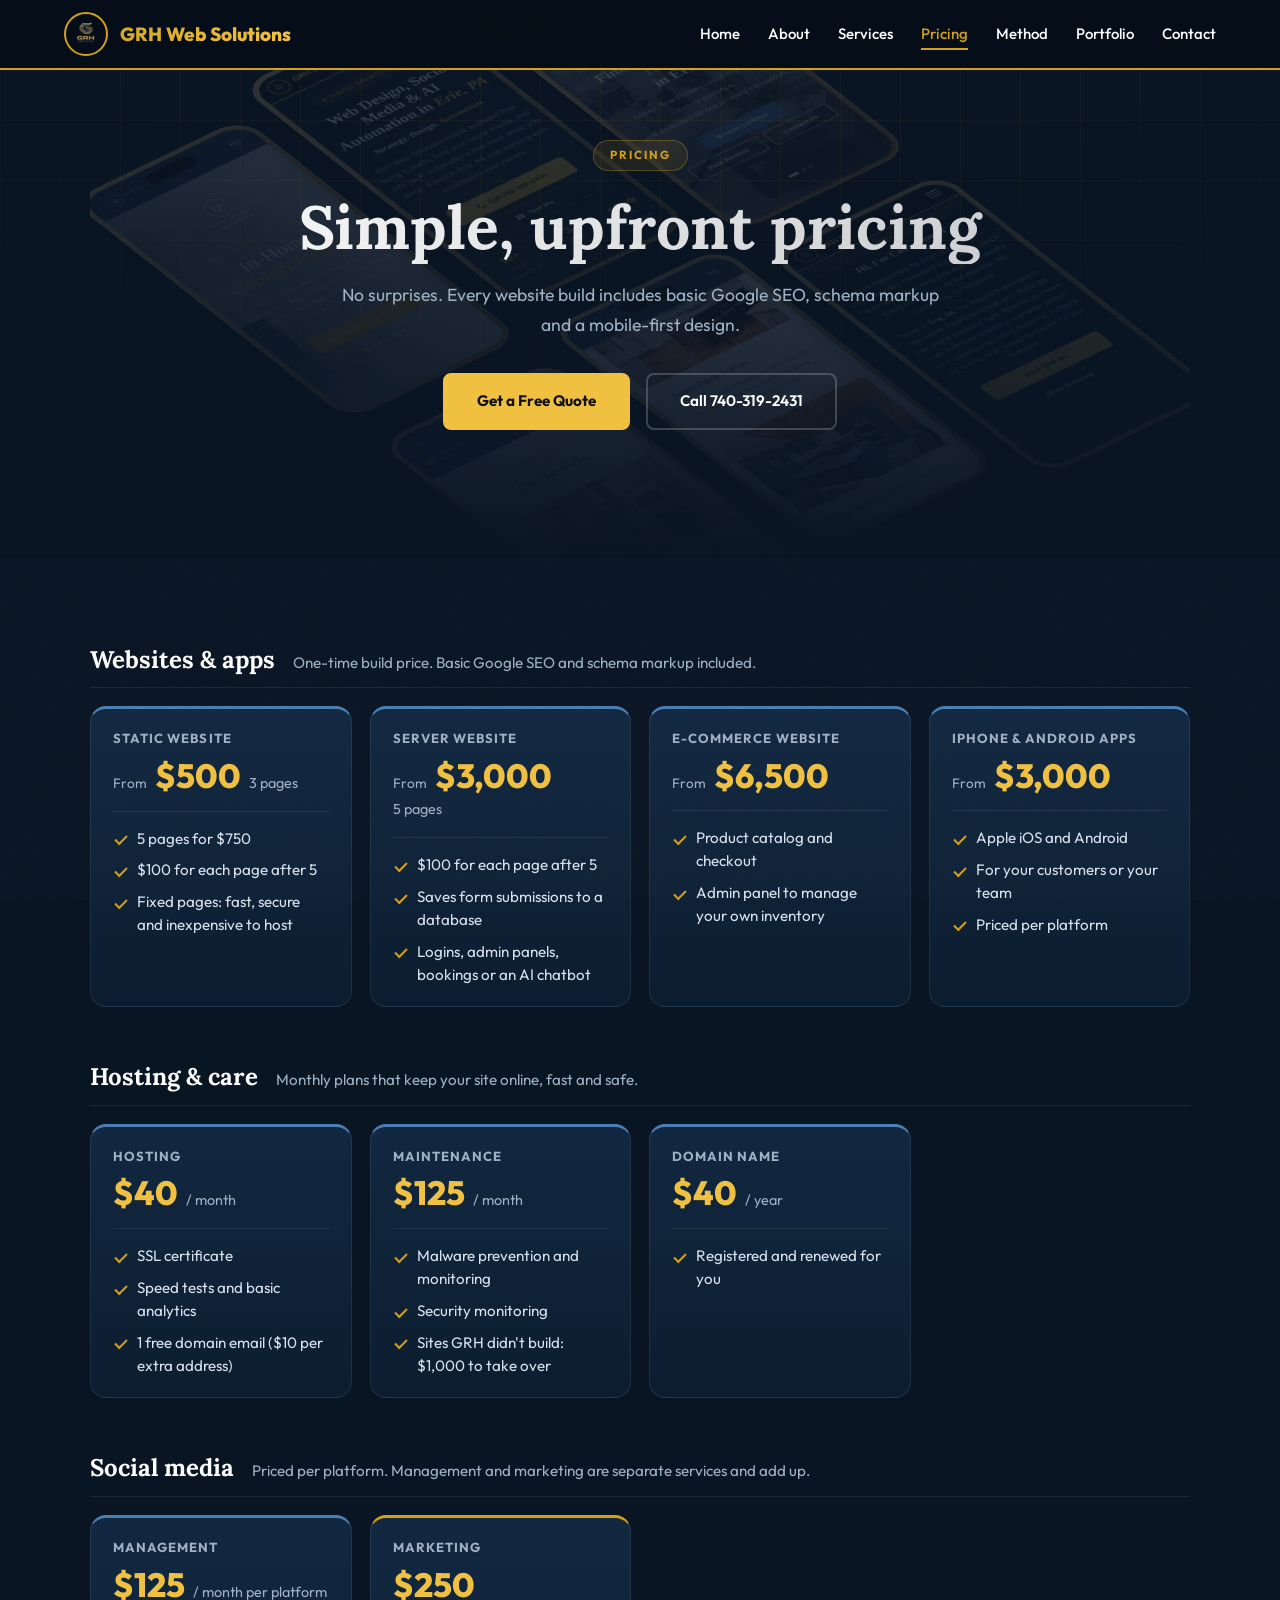
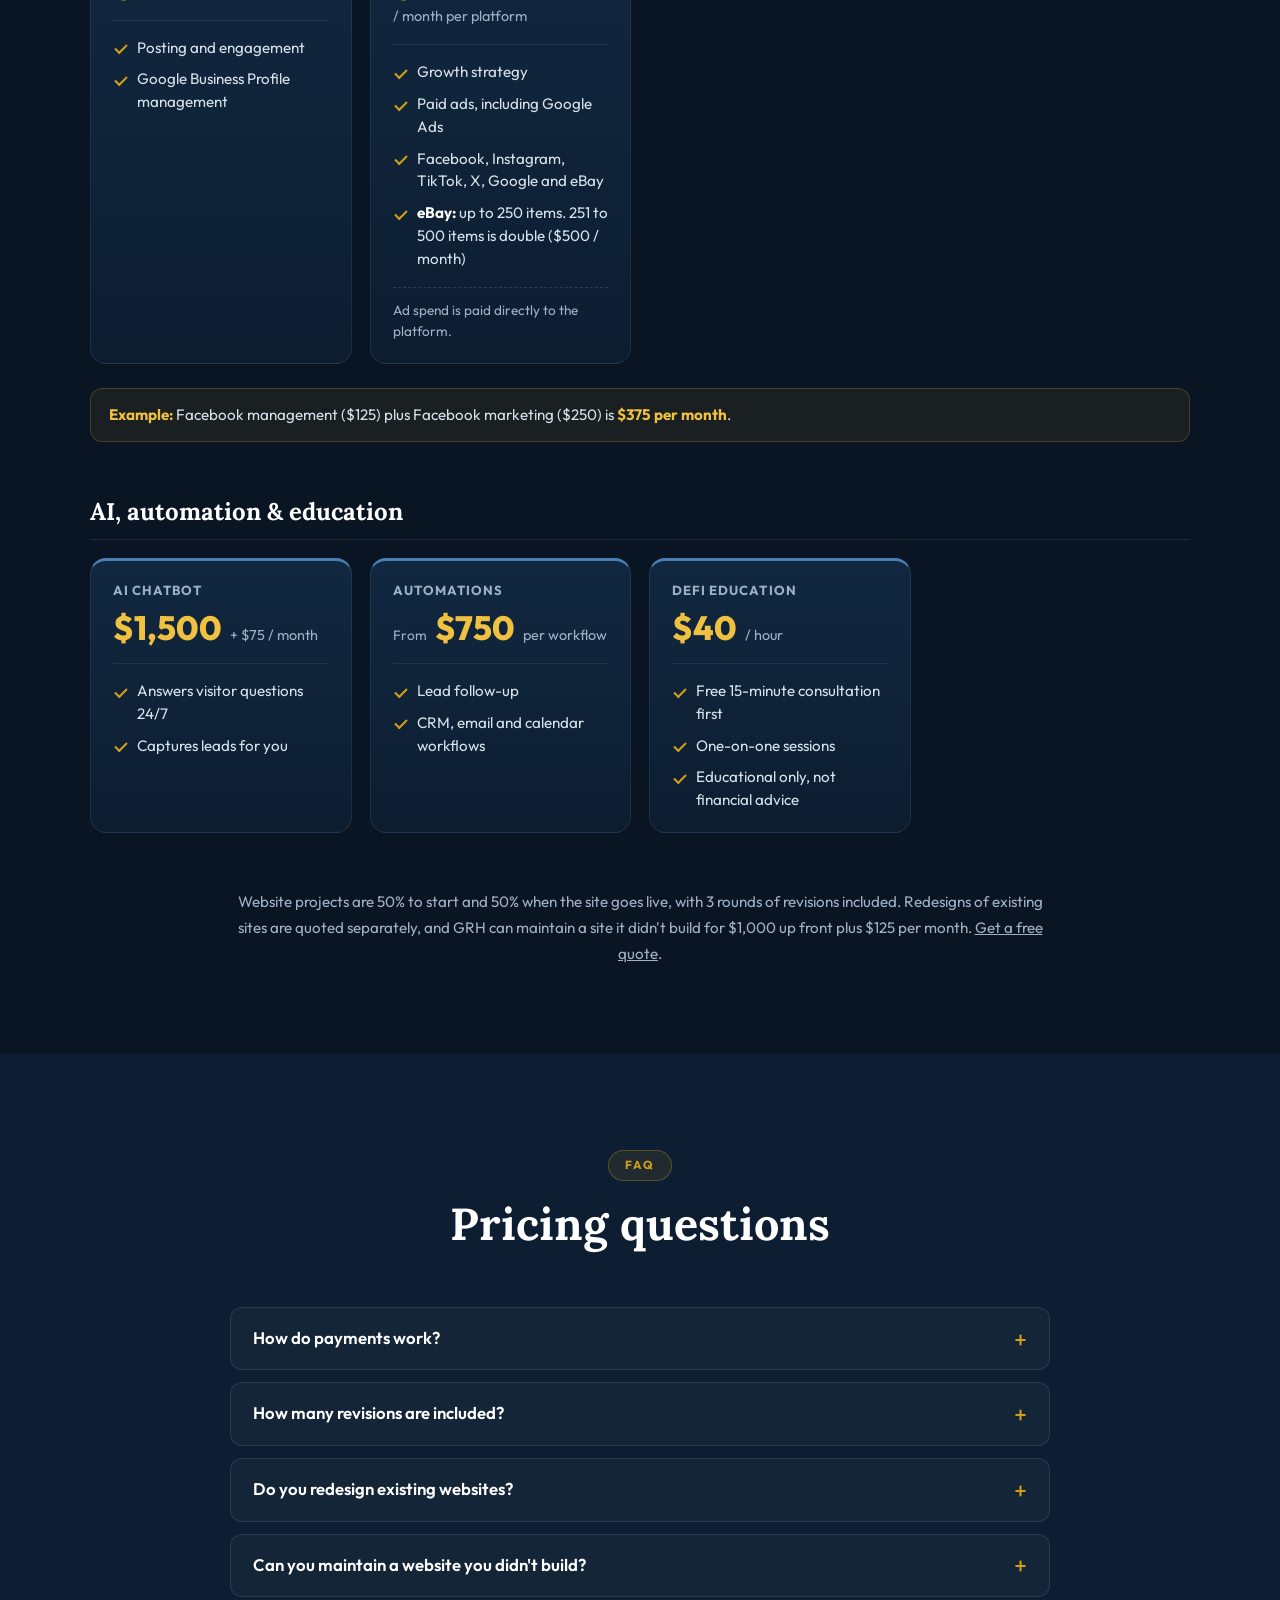
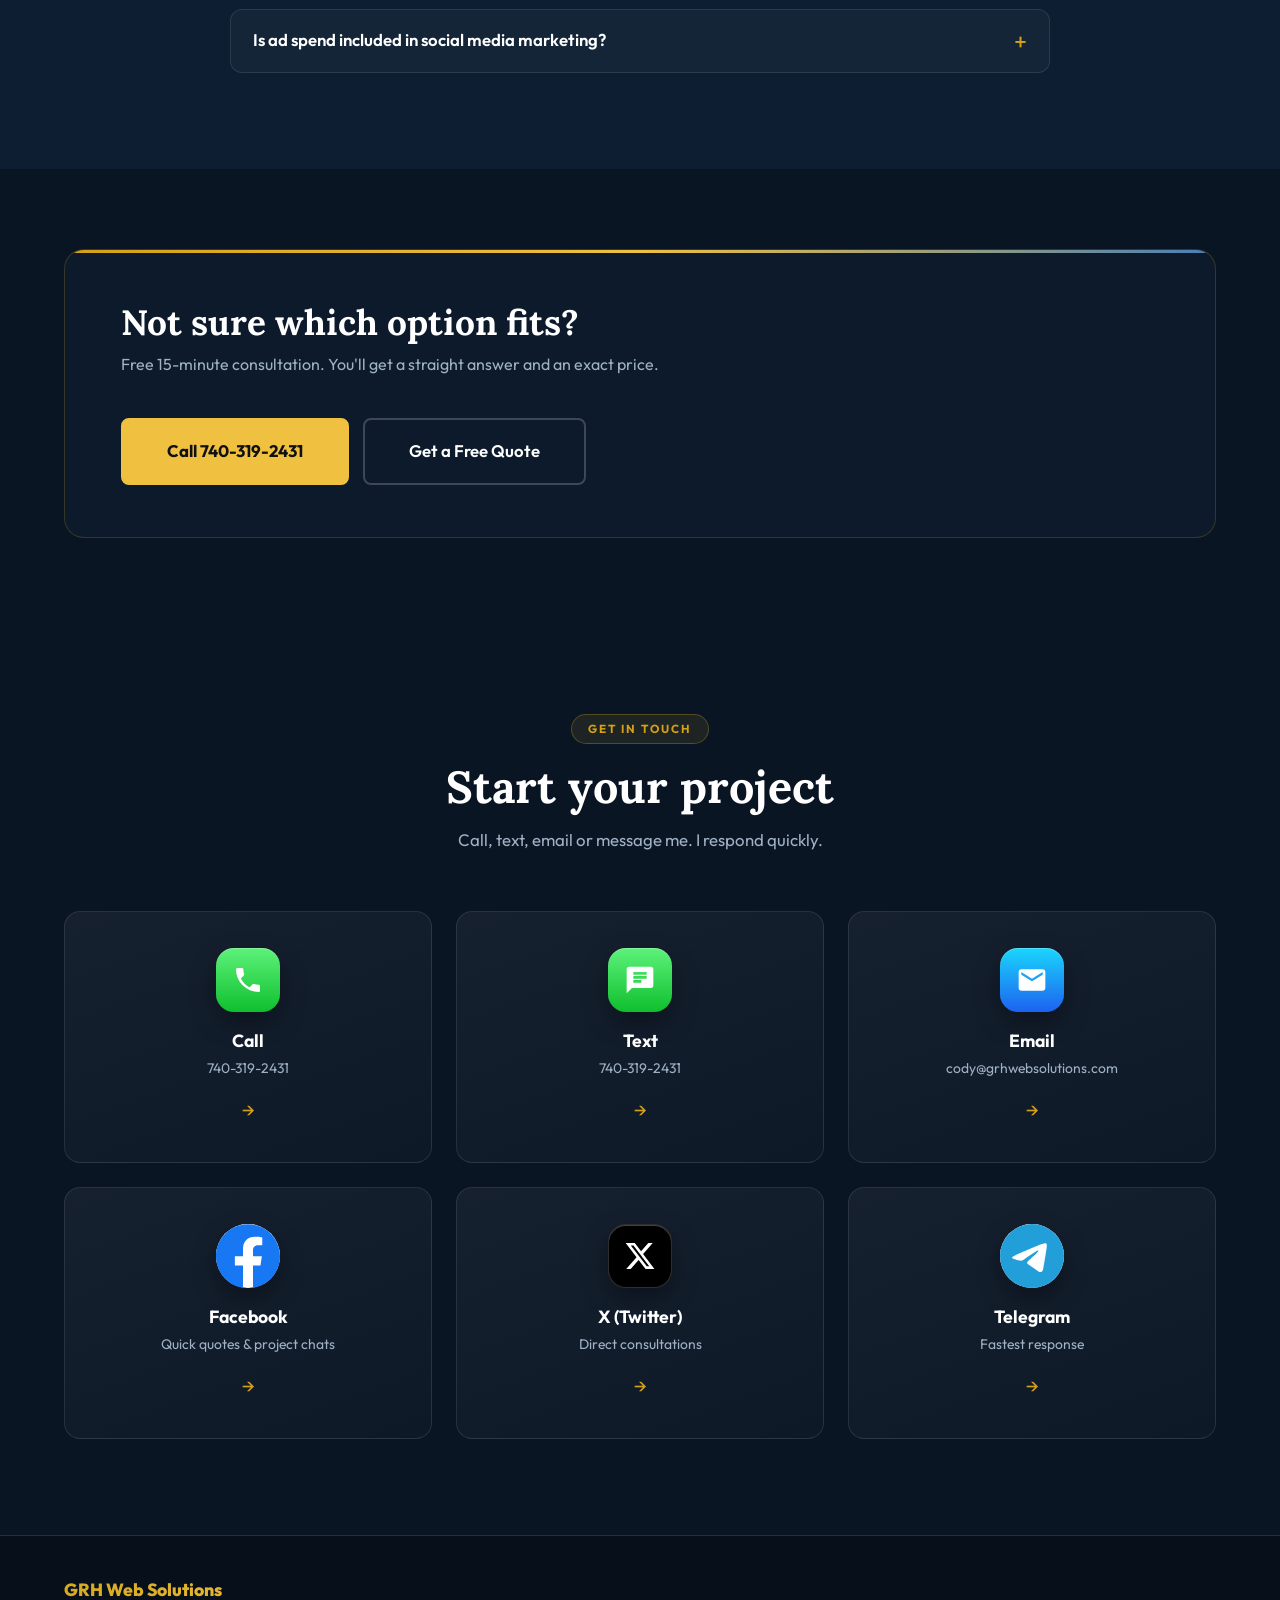
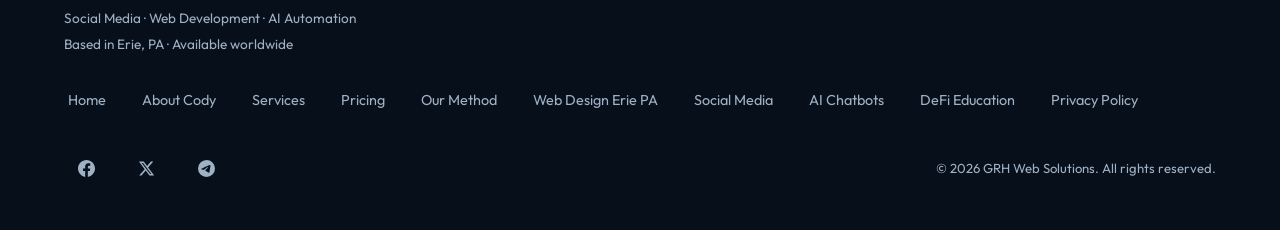
<file: pricing.html>
<!DOCTYPE html>
<html lang="en">
<head>
    <!-- Google tag (gtag.js) -->
    <script async src="https://www.googletagmanager.com/gtag/js?id=G-C15HK9LHY8"></script>
    <script>
      window.dataLayer = window.dataLayer || [];
      function gtag(){dataLayer.push(arguments);}
      gtag('js', new Date());

      gtag('config', 'G-C15HK9LHY8');
    </script>
    <!-- Meta Pixel -->
    <script src="meta-pixel.js?v=20261112a"></script>
    <meta charset="UTF-8">
    <meta name="viewport" content="width=device-width, initial-scale=1.0">
    <meta http-equiv="X-UA-Compatible" content="IE=edge">

    <title>Pricing: Websites, Social Media and AI Chatbots | GRH Web Solutions</title>
    <meta name="description" content="GRH Web Solutions pricing: static websites from $500, server websites from $3,000, online stores from $6,500, social media from $125/month and AI chatbots from $1,500. Erie, PA.">
    <meta name="author" content="Cody Hoepfl">
    <meta name="robots" content="index, follow">
    <link rel="canonical" href="https://grhwebsolutions.com/pricing.html">

    <meta property="og:type" content="website">
    <meta property="og:url" content="https://grhwebsolutions.com/pricing.html">
    <meta property="og:title" content="Pricing | GRH Web Solutions">
    <meta property="og:description" content="Simple, upfront pricing for websites, hosting, social media, AI chatbots and automations.">
    <meta property="og:image" content="https://grhwebsolutions.com/images/og-image.jpg">
    <meta property="og:image:width" content="1200">
    <meta property="og:image:height" content="630">
    <meta property="og:image:alt" content="GRH Web Solutions logo: web design, social media and AI automation in Erie, PA">
    <meta property="og:site_name" content="GRH Web Solutions">
    <meta property="og:locale" content="en_US">
    <meta name="twitter:card" content="summary_large_image">
    <meta name="twitter:site" content="@gainrangerheffe">
    <meta name="twitter:image:alt" content="GRH Web Solutions logo: web design, social media and AI automation in Erie, PA">

    <meta name="theme-color" content="#0A1524">

    <link rel="dns-prefetch" href="//fonts.googleapis.com">
    <link rel="preconnect" href="https://fonts.googleapis.com">
    <link rel="preconnect" href="https://fonts.gstatic.com" crossorigin>

    <link rel="icon" type="image/png" sizes="32x32" href="images/favicon-32.png">
    <link rel="apple-touch-icon" sizes="180x180" href="images/apple-touch-icon.png">

    <link rel="stylesheet" href="style.css?v=20261022a">
    <script src="script.js?v=20261112a" defer></script>
    <script type="application/ld+json">
    {
      "@context": "https://schema.org",
      "@graph": [
        {
          "@type": "BreadcrumbList",
          "itemListElement": [
            {
              "@type": "ListItem",
              "position": 1,
              "name": "Home",
              "item": "https://grhwebsolutions.com/"
            },
            {
              "@type": "ListItem",
              "position": 2,
              "name": "Pricing",
              "item": "https://grhwebsolutions.com/pricing.html"
            }
          ]
        },
        {
          "@type": "Service",
          "name": "GRH Web Solutions Pricing",
          "url": "https://grhwebsolutions.com/pricing.html",
          "provider": {
            "@id": "https://grhwebsolutions.com/#business"
          },
          "areaServed": "United States",
          "hasOfferCatalog": {
            "@type": "OfferCatalog",
            "name": "Services and Pricing",
            "itemListElement": [
              {
                "@type": "Offer",
                "price": "500",
                "priceCurrency": "USD",
                "itemOffered": {
                  "@type": "Service",
                  "name": "3-Page Static Website",
                  "url": "https://grhwebsolutions.com/pricing.html"
                }
              },
              {
                "@type": "Offer",
                "price": "750",
                "priceCurrency": "USD",
                "itemOffered": {
                  "@type": "Service",
                  "name": "5-Page Static Website",
                  "url": "https://grhwebsolutions.com/pricing.html"
                }
              },
              {
                "@type": "Offer",
                "price": "3000",
                "priceCurrency": "USD",
                "itemOffered": {
                  "@type": "Service",
                  "name": "5-Page Server Website",
                  "url": "https://grhwebsolutions.com/pricing.html"
                }
              },
              {
                "@type": "Offer",
                "priceSpecification": {
                  "@type": "PriceSpecification",
                  "minPrice": "6500",
                  "priceCurrency": "USD"
                },
                "itemOffered": {
                  "@type": "Service",
                  "name": "E-commerce Website",
                  "url": "https://grhwebsolutions.com/pricing.html"
                }
              },
              {
                "@type": "Offer",
                "priceSpecification": {
                  "@type": "PriceSpecification",
                  "minPrice": "3000",
                  "priceCurrency": "USD"
                },
                "itemOffered": {
                  "@type": "Service",
                  "name": "iOS or Android App",
                  "url": "https://grhwebsolutions.com/pricing.html"
                }
              },
              {
                "@type": "Offer",
                "priceSpecification": {
                  "@type": "UnitPriceSpecification",
                  "price": "40",
                  "priceCurrency": "USD",
                  "unitText": "MON"
                },
                "itemOffered": {
                  "@type": "Service",
                  "name": "Website Hosting",
                  "url": "https://grhwebsolutions.com/pricing.html"
                }
              },
              {
                "@type": "Offer",
                "priceSpecification": {
                  "@type": "UnitPriceSpecification",
                  "price": "125",
                  "priceCurrency": "USD",
                  "unitText": "MON"
                },
                "itemOffered": {
                  "@type": "Service",
                  "name": "Website Maintenance",
                  "url": "https://grhwebsolutions.com/pricing.html"
                }
              },
              {
                "@type": "Offer",
                "priceSpecification": {
                  "@type": "UnitPriceSpecification",
                  "price": "125",
                  "priceCurrency": "USD",
                  "unitText": "MON"
                },
                "itemOffered": {
                  "@type": "Service",
                  "name": "Social Media Management (per platform)",
                  "url": "https://grhwebsolutions.com/pricing.html"
                }
              },
              {
                "@type": "Offer",
                "priceSpecification": {
                  "@type": "UnitPriceSpecification",
                  "price": "250",
                  "priceCurrency": "USD",
                  "unitText": "MON"
                },
                "itemOffered": {
                  "@type": "Service",
                  "name": "Social Media Marketing (per platform)",
                  "url": "https://grhwebsolutions.com/pricing.html",
                  "description": "Separate from management. eBay marketing covers up to 250 items; 251 to 500 items is $500 per month."
                }
              },
              {
                "@type": "Offer",
                "price": "1500",
                "priceCurrency": "USD",
                "itemOffered": {
                  "@type": "Service",
                  "name": "AI Chatbot Setup (plus $75 per month)",
                  "url": "https://grhwebsolutions.com/pricing.html"
                }
              },
              {
                "@type": "Offer",
                "priceSpecification": {
                  "@type": "PriceSpecification",
                  "minPrice": "750",
                  "priceCurrency": "USD"
                },
                "itemOffered": {
                  "@type": "Service",
                  "name": "Business Automation Workflow",
                  "url": "https://grhwebsolutions.com/pricing.html"
                }
              },
              {
                "@type": "Offer",
                "priceSpecification": {
                  "@type": "UnitPriceSpecification",
                  "price": "40",
                  "priceCurrency": "USD",
                  "unitText": "HUR"
                },
                "itemOffered": {
                  "@type": "Service",
                  "name": "DeFi Education Session (free 15-minute consultation)",
                  "url": "https://grhwebsolutions.com/defi.html"
                }
              }
            ]
          }
        },
        {
          "@type": "FAQPage",
          "@id": "https://grhwebsolutions.com/pricing.html#faq",
          "mainEntity": [
            {
              "@type": "Question",
              "name": "How do payments work?",
              "acceptedAnswer": {
                "@type": "Answer",
                "text": "Website projects are 50% to start and 50% when the site goes live."
              }
            },
            {
              "@type": "Question",
              "name": "How many revisions are included?",
              "acceptedAnswer": {
                "@type": "Answer",
                "text": "Every website project includes 3 rounds of revisions."
              }
            },
            {
              "@type": "Question",
              "name": "Do you redesign existing websites?",
              "acceptedAnswer": {
                "@type": "Answer",
                "text": "Yes. Redesigns of existing sites are quoted separately after a free consultation."
              }
            },
            {
              "@type": "Question",
              "name": "Can you maintain a website you didn't build?",
              "acceptedAnswer": {
                "@type": "Answer",
                "text": "Yes. GRH can take over a site it didn't build for $1,000 up front plus $125 per month."
              }
            },
            {
              "@type": "Question",
              "name": "Is ad spend included in social media marketing?",
              "acceptedAnswer": {
                "@type": "Answer",
                "text": "No. Ad spend is paid directly to the platform; the $250 per month per platform covers strategy and running the ads. Management is a separate $125 per month per platform."
              }
            }
          ]
        }
      ]
    }
    </script>
</head>
<body>
    <noscript><img height="1" width="1" style="display:none" alt="" src="https://www.facebook.com/tr?id=1861907667802179&amp;ev=PageView&amp;noscript=1"></noscript>
    <a href="#main" class="skip-link">Skip to content</a>

    <!-- Navigation -->
    <header class="header-nav" role="banner">
        <div class="nav-container">
            <a href="/" class="nav-logo" aria-label="GRH Web Solutions home">
                <img src="images/grh-logo-88.webp" alt="" width="44" height="44">
                <span class="nav-logo-text">GRH Web Solutions</span>
            </a>
            <nav class="nav-links" id="nav-links" aria-label="Main navigation">
                <a href="/" class="nav-link">Home</a>
                <a href="/about.html" class="nav-link">About</a>
                <a href="/services.html" class="nav-link">Services</a>
                <a href="/pricing.html" class="nav-link active" aria-current="page">Pricing</a>
                <a href="/methodology.html" class="nav-link">Method</a>
                <a href="/#portfolio" class="nav-link">Portfolio</a>
                <a href="#contact" class="nav-link">Contact</a>
            </nav>
            <button class="mobile-menu-btn" aria-label="Toggle navigation menu" aria-expanded="false" aria-controls="nav-links">
                <span></span>
                <span></span>
                <span></span>
            </button>
        </div>
    </header>

    <main id="main">

        <section class="page-hero bg-pricing" aria-label="Page introduction">
            <div class="page-hero-bg-grid" aria-hidden="true"></div>
            <div class="container">
                <span class="section-tag">Pricing</span>
                <h1>Simple, upfront pricing</h1>
                <p>No surprises. Every website build includes basic Google SEO, schema markup and a mobile-first design.</p>
                <div class="hero-ctas" style="justify-content: center;">
                    <a href="/#quote" class="btn-primary">Get a Free Quote</a>
                    <a href="tel:+17403192431" class="btn-ghost" data-track="call">Call 740-319-2431</a>
                </div>
            </div>
        </section>

        <section id="pricing" class="content-section" aria-labelledby="pricing-heading">
            <div class="container">
                <div class="pricing-wrap">
                    <h2 id="pricing-heading" class="sr-only">Prices</h2>
                <section class="price-group" aria-labelledby="pg-web">
                    <div class="price-group-head">
                        <h3 id="pg-web">Websites &amp; apps</h3>
                        <p>One-time build price. Basic Google SEO and schema markup included.</p>
                    </div>
                    <div class="pcard-grid">
                        <article class="pcard">
                            <h4>Static website</h4>
                            <p class="pcard-price"><span class="pcard-from">From</span><span class="pcard-amt">$500</span><span class="pcard-unit">3 pages</span></p>
                            <ul class="pcard-list">
                                <li>5 pages for $750</li>
                                <li>$100 for each page after 5</li>
                                <li>Fixed pages: fast, secure and inexpensive to host</li>
                            </ul>
                        </article>
                        <article class="pcard">
                            <h4>Server website</h4>
                            <p class="pcard-price"><span class="pcard-from">From</span><span class="pcard-amt">$3,000</span><span class="pcard-unit">5 pages</span></p>
                            <ul class="pcard-list">
                                <li>$100 for each page after 5</li>
                                <li>Saves form submissions to a database</li>
                                <li>Logins, admin panels, bookings or an AI chatbot</li>
                            </ul>
                        </article>
                        <article class="pcard">
                            <h4>E-commerce website</h4>
                            <p class="pcard-price"><span class="pcard-from">From</span><span class="pcard-amt">$6,500</span></p>
                            <ul class="pcard-list">
                                <li>Product catalog and checkout</li>
                                <li>Admin panel to manage your own inventory</li>
                            </ul>
                        </article>
                        <article class="pcard">
                            <h4>iPhone &amp; Android apps</h4>
                            <p class="pcard-price"><span class="pcard-from">From</span><span class="pcard-amt">$3,000</span></p>
                            <ul class="pcard-list">
                                <li>Apple iOS and Android</li>
                                <li>For your customers or your team</li>
                                <li>Priced per platform</li>
                            </ul>
                        </article>
                    </div>
                </section>
                <section class="price-group" aria-labelledby="pg-care">
                    <div class="price-group-head">
                        <h3 id="pg-care">Hosting &amp; care</h3>
                        <p>Monthly plans that keep your site online, fast and safe.</p>
                    </div>
                    <div class="pcard-grid">
                        <article class="pcard">
                            <h4>Hosting</h4>
                            <p class="pcard-price"><span class="pcard-amt">$40</span><span class="pcard-unit">/ month</span></p>
                            <ul class="pcard-list">
                                <li>SSL certificate</li>
                                <li>Speed tests and basic analytics</li>
                                <li>1 free domain email ($10 per extra address)</li>
                            </ul>
                        </article>
                        <article class="pcard">
                            <h4>Maintenance</h4>
                            <p class="pcard-price"><span class="pcard-amt">$125</span><span class="pcard-unit">/ month</span></p>
                            <ul class="pcard-list">
                                <li>Malware prevention and monitoring</li>
                                <li>Security monitoring</li>
                                <li>Sites GRH didn't build: $1,000 to take over</li>
                            </ul>
                        </article>
                        <article class="pcard">
                            <h4>Domain name</h4>
                            <p class="pcard-price"><span class="pcard-amt">$40</span><span class="pcard-unit">/ year</span></p>
                            <ul class="pcard-list">
                                <li>Registered and renewed for you</li>
                            </ul>
                        </article>
                    </div>
                </section>
                <section class="price-group" aria-labelledby="pg-social">
                    <div class="price-group-head">
                        <h3 id="pg-social">Social media</h3>
                        <p>Priced per platform. Management and marketing are separate services and add up.</p>
                    </div>
                    <div class="pcard-grid">
                        <article class="pcard">
                            <h4>Management</h4>
                            <p class="pcard-price"><span class="pcard-amt">$125</span><span class="pcard-unit">/ month per platform</span></p>
                            <ul class="pcard-list">
                                <li>Posting and engagement</li>
                                <li>Google Business Profile management</li>
                            </ul>
                        </article>
                        <article class="pcard pcard-feature">
                            <h4>Marketing</h4>
                            <p class="pcard-price"><span class="pcard-amt">$250</span><span class="pcard-unit">/ month per platform</span></p>
                            <ul class="pcard-list">
                                <li>Growth strategy</li>
                                <li>Paid ads, including Google Ads</li>
                                <li>Facebook, Instagram, TikTok, X, Google and eBay</li>
                                <li><strong>eBay:</strong> up to 250 items. 251 to 500 items is double ($500 / month)</li>
                            </ul>
                            <p class="pcard-note">Ad spend is paid directly to the platform.</p>
                        </article>
                    </div>
                </section>
                <p class="price-example"><strong>Example:</strong> Facebook management ($125) plus Facebook marketing ($250) is <strong>$375 per month</strong>.</p>
                <section class="price-group" aria-labelledby="pg-ai">
                    <div class="price-group-head">
                        <h3 id="pg-ai">AI, automation &amp; education</h3>
                    </div>
                    <div class="pcard-grid">
                        <article class="pcard">
                            <h4>AI chatbot</h4>
                            <p class="pcard-price"><span class="pcard-amt">$1,500</span><span class="pcard-unit">+ $75 / month</span></p>
                            <ul class="pcard-list">
                                <li>Answers visitor questions 24/7</li>
                                <li>Captures leads for you</li>
                            </ul>
                        </article>
                        <article class="pcard">
                            <h4>Automations</h4>
                            <p class="pcard-price"><span class="pcard-from">From</span><span class="pcard-amt">$750</span><span class="pcard-unit">per workflow</span></p>
                            <ul class="pcard-list">
                                <li>Lead follow-up</li>
                                <li>CRM, email and calendar workflows</li>
                            </ul>
                        </article>
                        <article class="pcard">
                            <h4>DeFi education</h4>
                            <p class="pcard-price"><span class="pcard-amt">$40</span><span class="pcard-unit">/ hour</span></p>
                            <ul class="pcard-list">
                                <li>Free 15-minute consultation first</li>
                                <li>One-on-one sessions</li>
                                <li>Educational only, not financial advice</li>
                            </ul>
                        </article>
                    </div>
                </section>
                    <p class="price-note">Website projects are 50% to start and 50% when the site goes live, with 3 rounds of revisions included. Redesigns of existing sites are quoted separately, and GRH can maintain a site it didn't build for $1,000 up front plus $125 per month. <a href="/#quote">Get a free quote</a>.</p>
                </div>
            </div>
        </section>

        <section id="faq" class="faq-section" aria-labelledby="faq-heading">
            <div class="container">
                <div class="section-header">
                    <span class="section-tag">FAQ</span>
                    <h2 id="faq-heading">Pricing questions</h2>
                </div>
                <div class="faq-list">
                    <details class="faq-item">
                        <summary><h3>How do payments work?</h3></summary>
                        <p>Website projects are 50% to start and 50% when the site goes live.</p>
                    </details>
                    <details class="faq-item">
                        <summary><h3>How many revisions are included?</h3></summary>
                        <p>Every website project includes 3 rounds of revisions.</p>
                    </details>
                    <details class="faq-item">
                        <summary><h3>Do you redesign existing websites?</h3></summary>
                        <p>Yes. Redesigns of existing sites are quoted separately after a free consultation.</p>
                    </details>
                    <details class="faq-item">
                        <summary><h3>Can you maintain a website you didn't build?</h3></summary>
                        <p>Yes. GRH can take over a site it didn't build for $1,000 up front plus $125 per month.</p>
                    </details>
                    <details class="faq-item">
                        <summary><h3>Is ad spend included in social media marketing?</h3></summary>
                        <p>No. Ad spend is paid directly to the platform; the $250 per month per platform covers strategy and running the ads. Management is a separate $125 per month per platform.</p>
                    </details>
                </div>
            </div>
        </section>

        <section class="cta-section" aria-labelledby="cta-heading">
            <div class="container">
                <div class="cta-inner">
                    <div class="cta-text">
                        <h2 id="cta-heading">Not sure which option fits?</h2>
                        <p>Free 15-minute consultation. You'll get a straight answer and an exact price.</p>
                    </div>
                    <div class="cta-buttons">
                        <a href="tel:+17403192431" class="btn-primary btn-lg" data-track="call">Call 740-319-2431</a>
                        <a href="/#quote" class="btn-ghost btn-lg">Get a Free Quote</a>
                    </div>
                </div>
            </div>
        </section>

        <!-- ── CONTACT ── -->
        <section id="contact" class="contact-section" aria-labelledby="contact-heading">
            <div class="container">
                <div class="section-header">
                    <span class="section-tag">Get In Touch</span>
                    <h2 id="contact-heading">Start your project</h2>
                    <p>Call, text, email or message me. I respond quickly.</p>
                </div>
                <div class="contact-grid">

                    <a href="tel:+17403192431" class="contact-card" data-track="call" aria-label="Call Cody at 740-319-2431">
                        <div class="contact-icon" aria-hidden="true">
                            <svg viewBox="0 0 24 24" width="32" height="32" aria-hidden="true"><path fill="currentColor" d="M6.62 10.79a15.05 15.05 0 0 0 6.59 6.59l2.2-2.2a1 1 0 0 1 1.02-.24c1.12.37 2.33.57 3.57.57a1 1 0 0 1 1 1V20a1 1 0 0 1-1 1A17 17 0 0 1 3 4a1 1 0 0 1 1-1h3.5a1 1 0 0 1 1 1c0 1.25.2 2.45.57 3.57a1 1 0 0 1-.25 1.02l-2.2 2.2z"/></svg>
                        </div>
                        <h3>Call</h3>
                        <p>740-319-2431</p>
                        <span class="contact-arrow" aria-hidden="true">→</span>
                    </a>

                    <a href="sms:+17403192431" class="contact-card" data-track="text" aria-label="Text Cody at 740-319-2431">
                        <div class="contact-icon" aria-hidden="true">
                            <svg viewBox="0 0 24 24" width="32" height="32" aria-hidden="true"><path fill="currentColor" d="M20 2H4a2 2 0 0 0-2 2v18l4-4h14a2 2 0 0 0 2-2V4a2 2 0 0 0-2-2zM7 9h10v2H7V9zm6 5H7v-2h6v2zm4-6H7V6h10v2z"/></svg>
                        </div>
                        <h3>Text</h3>
                        <p>740-319-2431</p>
                        <span class="contact-arrow" aria-hidden="true">→</span>
                    </a>

                    <a href="mailto:cody@grhwebsolutions.com" class="contact-card" aria-label="Send email to Cody">
                        <div class="contact-icon" aria-hidden="true">
                            <svg viewBox="0 0 24 24" width="32" height="32" aria-hidden="true">
                                <path fill="currentColor" d="M20 4H4c-1.1 0-2 .9-2 2v12c0 1.1.9 2 2 2h16c1.1 0 2-.9 2-2V6c0-1.1-.9-2-2-2zm0 4l-8 5-8-5V6l8 5 8-5v2z"/>
                            </svg>
                        </div>
                        <h3>Email</h3>
                        <p>cody@grhwebsolutions.com</p>
                        <span class="contact-arrow" aria-hidden="true">→</span>
                    </a>
                    <a href="https://www.facebook.com/GRHwebsolutions" class="contact-card" target="_blank" rel="noopener noreferrer" aria-label="Contact via Facebook Messenger">
                        <div class="contact-icon" aria-hidden="true">
                            <svg viewBox="0 0 24 24" width="32" height="32">
                                <path fill="currentColor" d="M24 12.073c0-6.627-5.373-12-12-12s-12 5.373-12 12c0 5.99 4.388 10.954 10.125 11.854v-8.385H7.078v-3.47h3.047V9.43c0-3.007 1.792-4.669 4.533-4.669 1.312 0 2.686.235 2.686.235v2.953H15.83c-1.491 0-1.956.925-1.956 1.874v2.25h3.328l-.532 3.47h-2.796v8.385C19.612 23.027 24 18.062 24 12.073z"/>
                            </svg>
                        </div>
                        <h3>Facebook</h3>
                        <p>Quick quotes &amp; project chats</p>
                        <span class="contact-arrow" aria-hidden="true">→</span>
                    </a>

                    <a href="https://x.com/gainrangerheffe" class="contact-card" target="_blank" rel="noopener noreferrer" aria-label="Contact via X (Twitter)">
                        <div class="contact-icon" aria-hidden="true">
                            <svg viewBox="0 0 24 24" width="32" height="32">
                                <path fill="currentColor" d="M18.244 2.25h3.308l-7.227 8.26 8.502 11.24H16.17l-5.214-6.817L4.99 21.75H1.68l7.73-8.835L1.254 2.25H8.08l4.713 6.231zm-1.161 17.52h1.833L7.084 4.126H5.117z"/>
                            </svg>
                        </div>
                        <h3>X (Twitter)</h3>
                        <p>Direct consultations</p>
                        <span class="contact-arrow" aria-hidden="true">→</span>
                    </a>

                    <a href="https://t.me/gainrangershouse" class="contact-card" target="_blank" rel="noopener noreferrer" aria-label="Contact via Telegram">
                        <div class="contact-icon" aria-hidden="true">
                            <svg viewBox="0 0 24 24" width="32" height="32">
                                <path fill="currentColor" d="M11.944 0A12 12 0 0 0 0 12a12 12 0 0 0 12 12 12 12 0 0 0 12-12A12 12 0 0 0 12 0a12 12 0 0 0-.056 0zm4.962 7.224c.1-.002.321.023.465.14a.506.506 0 0 1 .171.325c.016.093.036.306.02.472-.18 1.898-.962 6.502-1.36 8.627-.168.9-.499 1.201-.82 1.23-.696.065-1.225-.46-1.9-.902-1.056-.693-1.653-1.124-2.678-1.8-1.185-.78-.417-1.21.258-1.91.177-.184 3.247-2.977 3.307-3.23.007-.032.014-.15-.056-.212s-.174-.041-.249-.024c-.106.024-1.793 1.14-5.061 3.345-.48.33-.913.49-1.302.48-.428-.008-1.252-.241-1.865-.44-.752-.245-1.349-.374-1.297-.789.027-.216.325-.437.893-.663 3.498-1.524 5.83-2.529 6.998-3.014 3.332-1.386 4.025-1.627 4.476-1.635z"/>
                            </svg>
                        </div>
                        <h3>Telegram</h3>
                        <p>Fastest response</p>
                        <span class="contact-arrow" aria-hidden="true">→</span>
                    </a>

                </div>
            </div>
        </section>

    </main>

    <footer class="footer" role="contentinfo">
        <div class="container">
            <div class="footer-inner">
                <div class="footer-brand">
                    <span class="footer-logo-text">GRH Web Solutions</span>
                    <p>Social Media · Web Development · AI Automation</p>
                    <p class="footer-location">Based in Erie, PA &middot; Available worldwide</p>
                </div>
                <nav class="footer-links" aria-label="Footer navigation">
                    <a href="/">Home</a>
                    <a href="/about.html">About Cody</a>
                    <a href="/services.html">Services</a>
                    <a href="/pricing.html">Pricing</a>
                    <a href="/methodology.html">Our Method</a>
                    <a href="/web-design-erie-pa.html">Web Design Erie PA</a>
                    <a href="/social-media-management.html">Social Media</a>
                    <a href="/ai-chatbots.html">AI Chatbots</a>
                    <a href="/defi.html">DeFi Education</a>
                    <a href="/privacy.html">Privacy Policy</a>
                </nav>
                <div class="footer-social" aria-label="Social media links">
                    <a href="https://www.facebook.com/GRHwebsolutions" aria-label="Facebook" target="_blank" rel="noopener noreferrer">
                        <svg viewBox="0 0 24 24" aria-hidden="true"><path fill="currentColor" d="M24 12.073c0-6.627-5.373-12-12-12s-12 5.373-12 12c0 5.99 4.388 10.954 10.125 11.854v-8.385H7.078v-3.47h3.047V9.43c0-3.007 1.792-4.669 4.533-4.669 1.312 0 2.686.235 2.686.235v2.953H15.83c-1.491 0-1.956.925-1.956 1.874v2.25h3.328l-.532 3.47h-2.796v8.385C19.612 23.027 24 18.062 24 12.073z"/></svg>
                    </a>
                    <a href="https://x.com/gainrangerheffe" aria-label="X (Twitter)" target="_blank" rel="noopener noreferrer">
                        <svg viewBox="0 0 24 24" aria-hidden="true"><path fill="currentColor" d="M18.244 2.25h3.308l-7.227 8.26 8.502 11.24H16.17l-5.214-6.817L4.99 21.75H1.68l7.73-8.835L1.254 2.25H8.08l4.713 6.231zm-1.161 17.52h1.833L7.084 4.126H5.117z"/></svg>
                    </a>
                    <a href="https://t.me/gainrangershouse" aria-label="Telegram" target="_blank" rel="noopener noreferrer">
                        <svg viewBox="0 0 24 24" aria-hidden="true"><path fill="currentColor" d="M11.944 0A12 12 0 0 0 0 12a12 12 0 0 0 12 12 12 12 0 0 0 12-12A12 12 0 0 0 12 0a12 12 0 0 0-.056 0zm4.962 7.224c.1-.002.321.023.465.14a.506.506 0 0 1 .171.325c.016.093.036.306.02.472-.18 1.898-.962 6.502-1.36 8.627-.168.9-.499 1.201-.82 1.23-.696.065-1.225-.46-1.9-.902-1.056-.693-1.653-1.124-2.678-1.8-1.185-.78-.417-1.21.258-1.91.177-.184 3.247-2.977 3.307-3.23.007-.032.014-.15-.056-.212s-.174-.041-.249-.024c-.106.024-1.793 1.14-5.061 3.345-.48.33-.913.49-1.302.48-.428-.008-1.252-.241-1.865-.44-.752-.245-1.349-.374-1.297-.789.027-.216.325-.437.893-.663 3.498-1.524 5.83-2.529 6.998-3.014 3.332-1.386 4.025-1.627 4.476-1.635z"/></svg>
                    </a>
                </div>
                <p class="footer-copy">&copy; 2026 GRH Web Solutions. All rights reserved.</p>
            </div>
        </div>
    </footer>

    <nav class="mobile-cta-bar" aria-label="Quick contact">
        <a href="tel:+17403192431" data-track="call">
            <svg viewBox="0 0 24 24" width="20" height="20" aria-hidden="true"><path fill="currentColor" d="M6.62 10.79a15.05 15.05 0 0 0 6.59 6.59l2.2-2.2a1 1 0 0 1 1.02-.24c1.12.37 2.33.57 3.57.57a1 1 0 0 1 1 1V20a1 1 0 0 1-1 1A17 17 0 0 1 3 4a1 1 0 0 1 1-1h3.5a1 1 0 0 1 1 1c0 1.25.2 2.45.57 3.57a1 1 0 0 1-.25 1.02l-2.2 2.2z"/></svg>
            Call
        </a>
        <a href="sms:+17403192431" data-track="text">
            <svg viewBox="0 0 24 24" width="20" height="20" aria-hidden="true"><path fill="currentColor" d="M20 2H4a2 2 0 0 0-2 2v18l4-4h14a2 2 0 0 0 2-2V4a2 2 0 0 0-2-2zM7 9h10v2H7V9zm6 5H7v-2h6v2zm4-6H7V6h10v2z"/></svg>
            Text
        </a>
        <a href="/#quote" class="mobile-cta-primary">Free Quote</a>
    </nav>

    <a href="#" id="backToTop" class="back-to-top" aria-label="Back to top">
        <svg width="20" height="20" viewBox="0 0 24 24" fill="currentColor" aria-hidden="true">
            <path d="M12 5l-7 7h5v7h4v-7h5l-7-7z"/>
        </svg>
    </a>

</body>
</html>
</file>
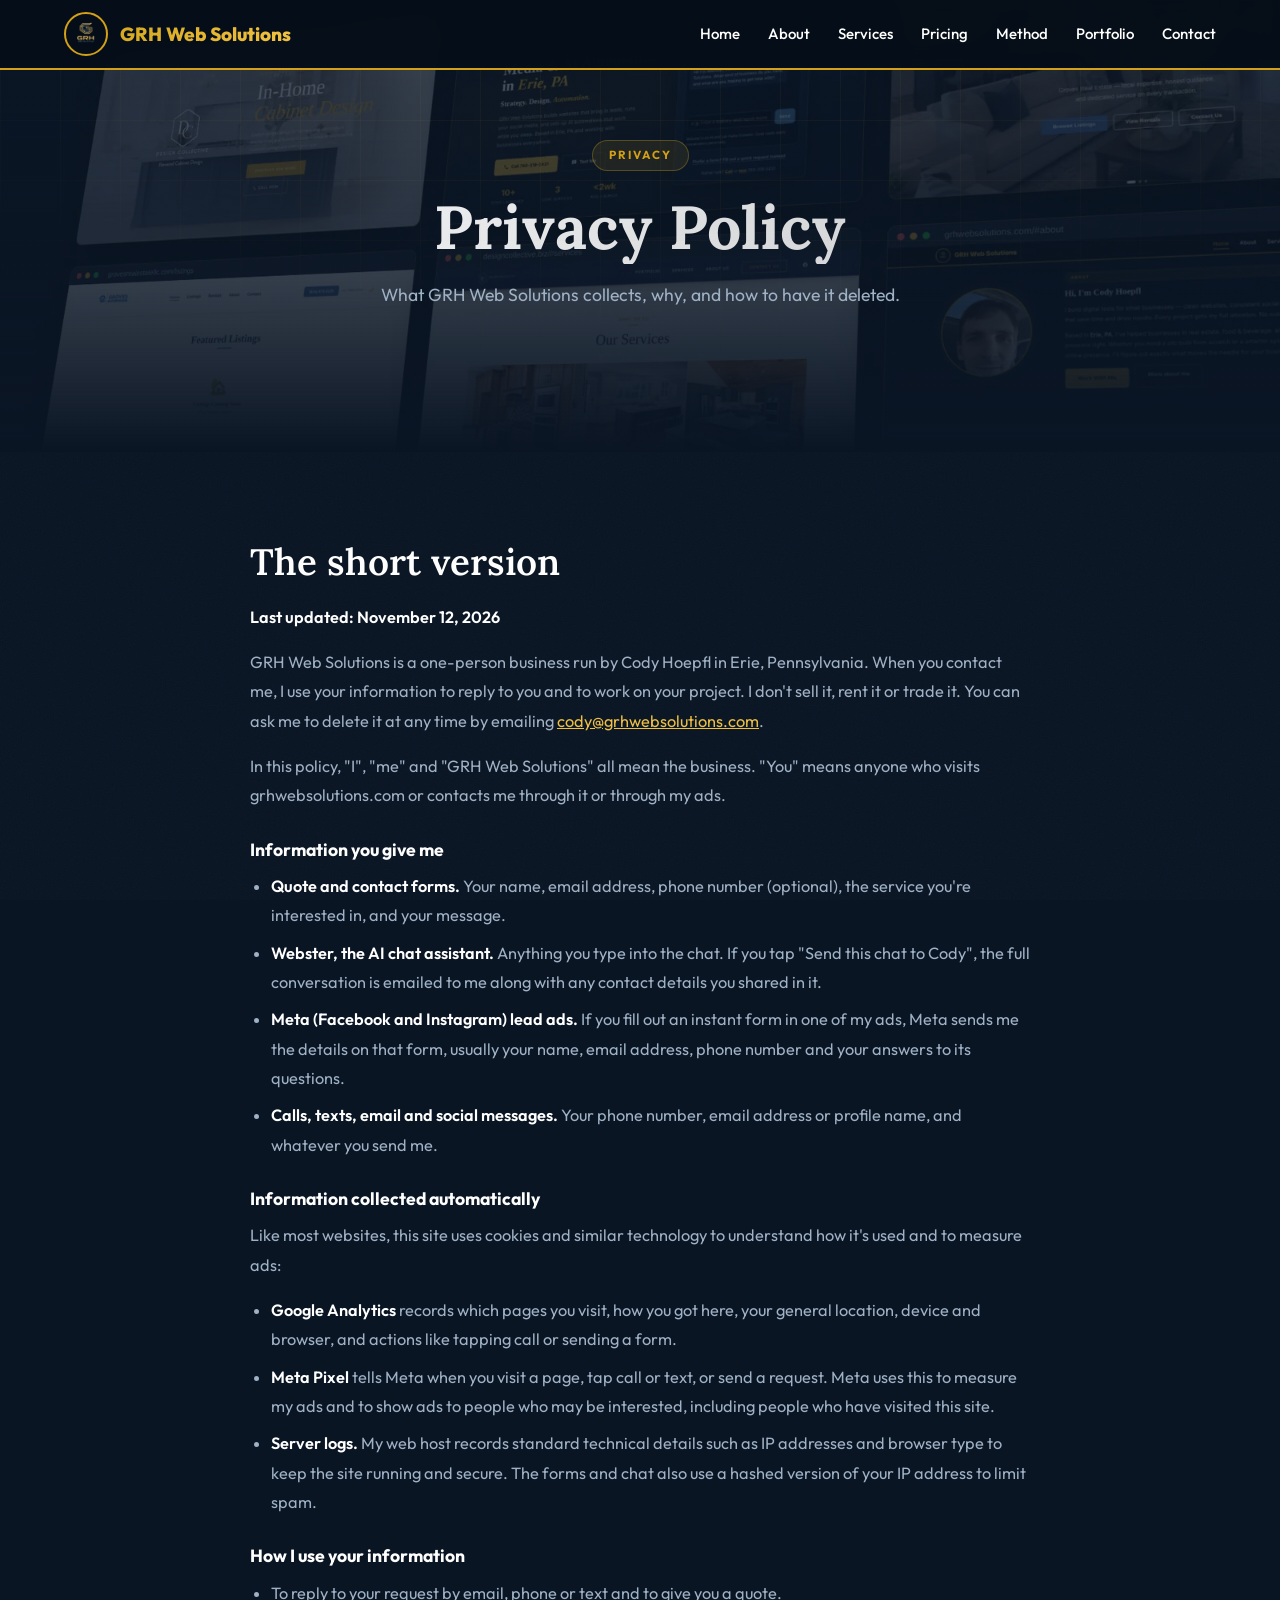
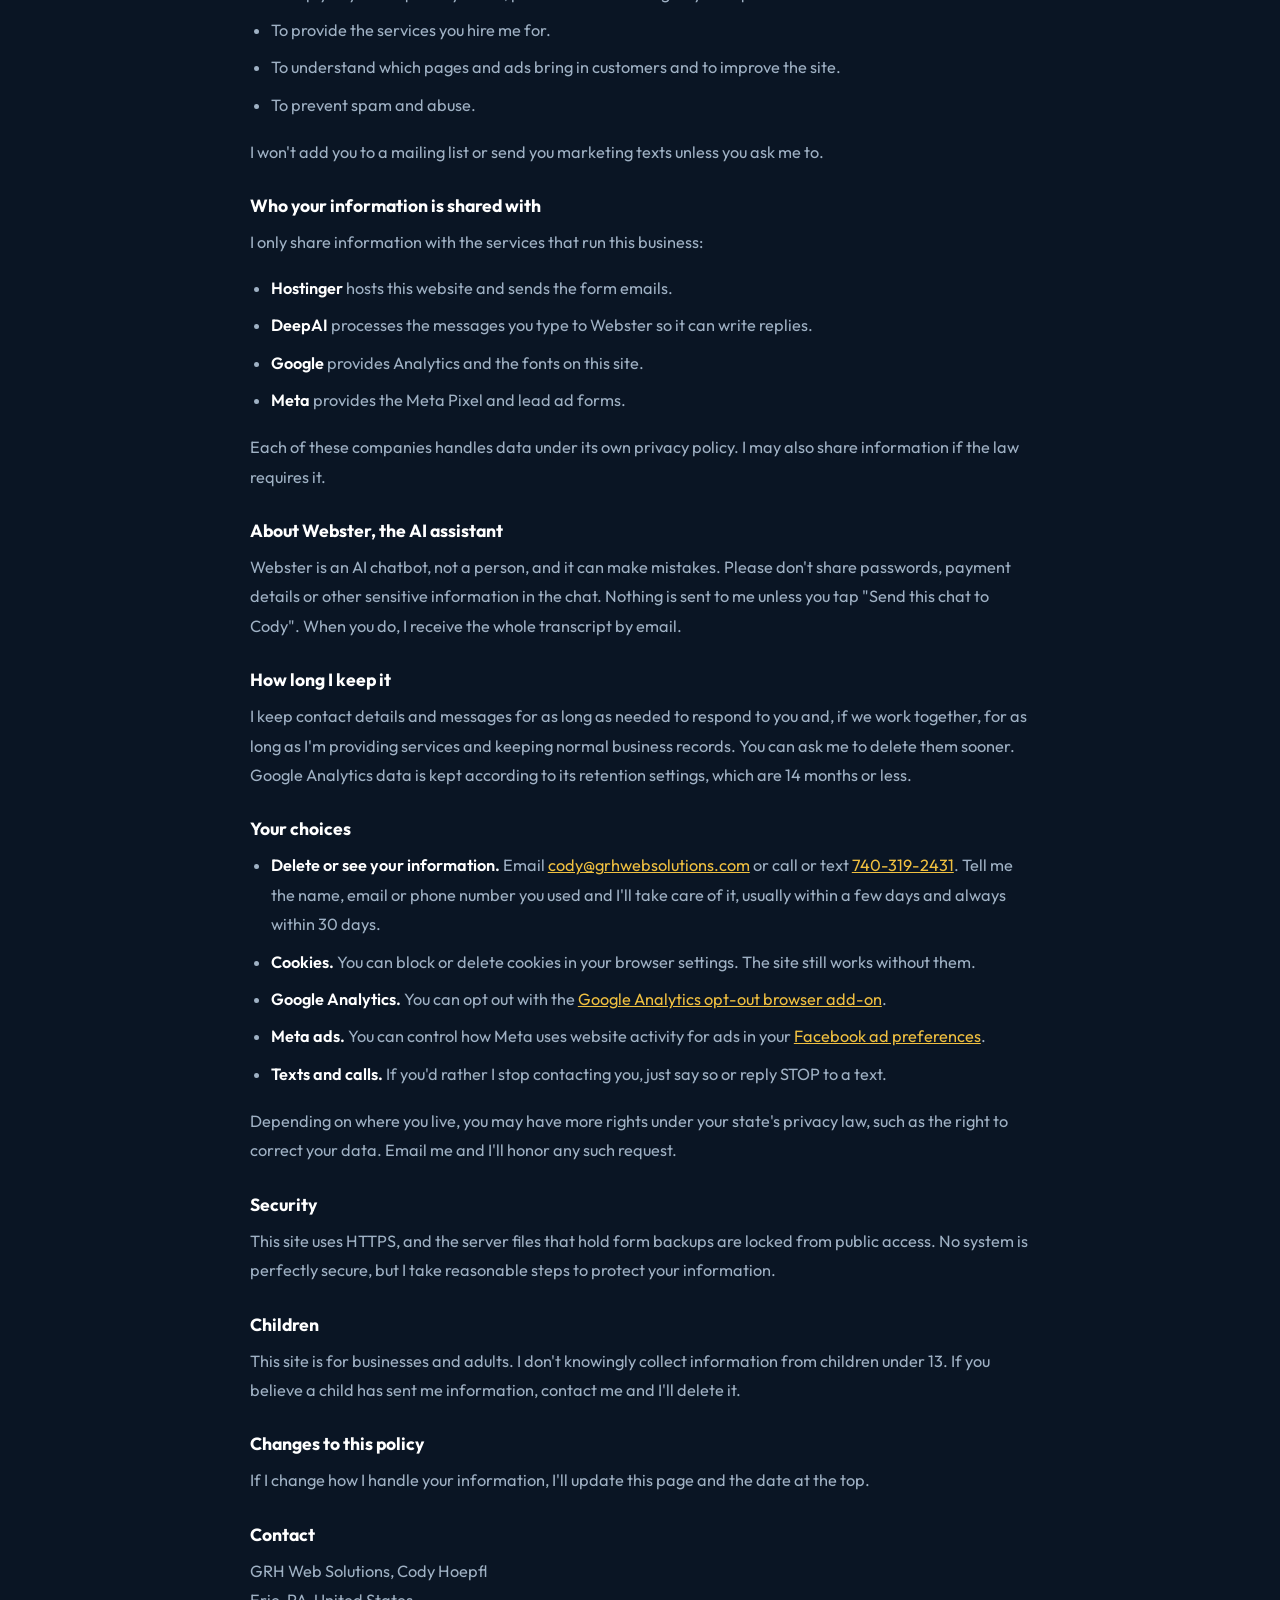
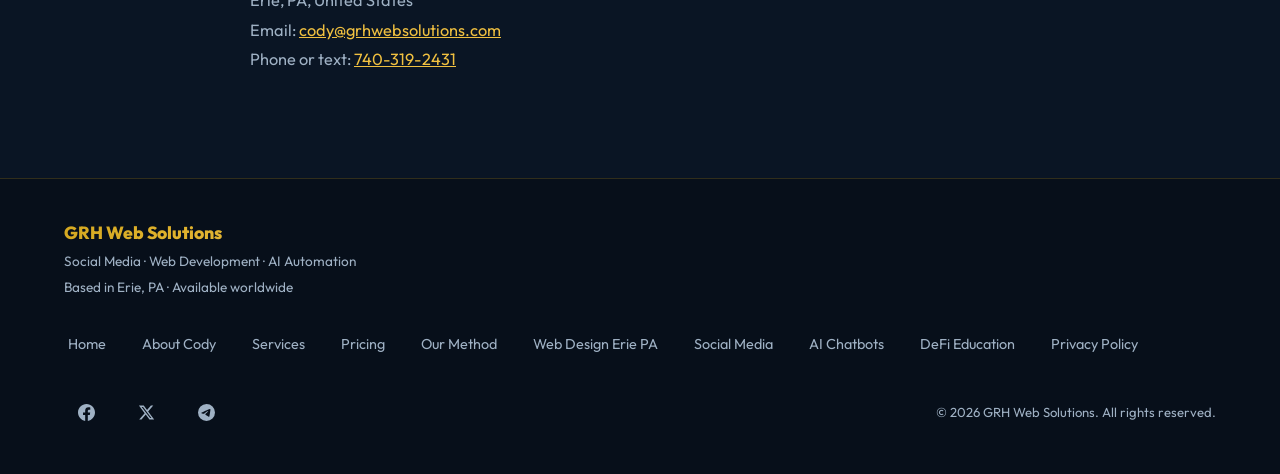
<file: privacy.html>
<!DOCTYPE html>
<html lang="en">
<head>
    <!-- Google tag (gtag.js) -->
    <script async src="https://www.googletagmanager.com/gtag/js?id=G-C15HK9LHY8"></script>
    <script>
      window.dataLayer = window.dataLayer || [];
      function gtag(){dataLayer.push(arguments);}
      gtag('js', new Date());

      gtag('config', 'G-C15HK9LHY8');
    </script>
    <!-- Meta Pixel -->
    <script src="meta-pixel.js?v=20261112a"></script>
    <meta charset="UTF-8">
    <meta name="viewport" content="width=device-width, initial-scale=1.0">
    <meta http-equiv="X-UA-Compatible" content="IE=edge">

    <title>Privacy Policy | GRH Web Solutions</title>
    <meta name="description" content="How GRH Web Solutions collects, uses and protects information from its website forms, Webster AI chat, Google Analytics, Meta Pixel and Meta lead ads, and how to request deletion.">
    <meta name="author" content="Cody Hoepfl">
    <meta name="robots" content="index, follow">
    <link rel="canonical" href="https://grhwebsolutions.com/privacy.html">

    <meta property="og:type" content="website">
    <meta property="og:url" content="https://grhwebsolutions.com/privacy.html">
    <meta property="og:title" content="Privacy Policy | GRH Web Solutions">
    <meta property="og:description" content="What GRH Web Solutions collects, why, and how to have it deleted.">
    <meta property="og:image" content="https://grhwebsolutions.com/images/og-image.jpg">
    <meta property="og:image:width" content="1200">
    <meta property="og:image:height" content="630">
    <meta property="og:image:alt" content="GRH Web Solutions logo: web design, social media and AI automation in Erie, PA">
    <meta property="og:site_name" content="GRH Web Solutions">
    <meta property="og:locale" content="en_US">
    <meta name="twitter:card" content="summary_large_image">
    <meta name="twitter:site" content="@gainrangerheffe">
    <meta name="twitter:image:alt" content="GRH Web Solutions logo: web design, social media and AI automation in Erie, PA">

    <meta name="theme-color" content="#0A1524">

    <link rel="dns-prefetch" href="//fonts.googleapis.com">
    <link rel="preconnect" href="https://fonts.googleapis.com">
    <link rel="preconnect" href="https://fonts.gstatic.com" crossorigin>

    <link rel="icon" type="image/png" sizes="32x32" href="images/favicon-32.png">
    <link rel="apple-touch-icon" sizes="180x180" href="images/apple-touch-icon.png">

    <link rel="stylesheet" href="style.css?v=20261022a">
    <script src="script.js?v=20261112a" defer></script>
    <script type="application/ld+json">
    {
      "@context": "https://schema.org",
      "@type": "BreadcrumbList",
      "itemListElement": [
        { "@type": "ListItem", "position": 1, "name": "Home", "item": "https://grhwebsolutions.com/" },
        { "@type": "ListItem", "position": 2, "name": "Privacy Policy", "item": "https://grhwebsolutions.com/privacy.html" }
      ]
    }
    </script>
</head>
<body>
    <noscript><img height="1" width="1" style="display:none" alt="" src="https://www.facebook.com/tr?id=1861907667802179&amp;ev=PageView&amp;noscript=1"></noscript>
    <a href="#main" class="skip-link">Skip to content</a>

    <!-- Navigation -->
    <header class="header-nav" role="banner">
        <div class="nav-container">
            <a href="/" class="nav-logo" aria-label="GRH Web Solutions home">
                <img src="images/grh-logo-88.webp" alt="" width="44" height="44">
                <span class="nav-logo-text">GRH Web Solutions</span>
            </a>
            <nav class="nav-links" id="nav-links" aria-label="Main navigation">
                <a href="/" class="nav-link">Home</a>
                <a href="/about.html" class="nav-link">About</a>
                <a href="/services.html" class="nav-link">Services</a>
                <a href="/pricing.html" class="nav-link">Pricing</a>
                <a href="/methodology.html" class="nav-link">Method</a>
                <a href="/#portfolio" class="nav-link">Portfolio</a>
                <a href="/about.html#contact" class="nav-link">Contact</a>
            </nav>
            <button class="mobile-menu-btn" aria-label="Toggle navigation menu" aria-expanded="false" aria-controls="nav-links">
                <span></span>
                <span></span>
                <span></span>
            </button>
        </div>
    </header>

    <main id="main">

        <section class="page-hero bg-collage" aria-label="Page introduction">
            <div class="page-hero-bg-grid" aria-hidden="true"></div>
            <div class="container">
                <span class="section-tag">Privacy</span>
                <h1>Privacy Policy</h1>
                <p>What GRH Web Solutions collects, why, and how to have it deleted.</p>
            </div>
        </section>

        <section id="policy" class="content-section" aria-labelledby="policy-heading">
            <div class="container">
                <div class="prose">
                    <h2 id="policy-heading">The short version</h2>
                    <p><strong>Last updated: November 12, 2026</strong></p>
                    <p>GRH Web Solutions is a one-person business run by Cody Hoepfl in Erie, Pennsylvania. When you contact me, I use your information to reply to you and to work on your project. I don't sell it, rent it or trade it. You can ask me to delete it at any time by emailing <a href="mailto:cody@grhwebsolutions.com">cody@grhwebsolutions.com</a>.</p>
                    <p>In this policy, "I", "me" and "GRH Web Solutions" all mean the business. "You" means anyone who visits grhwebsolutions.com or contacts me through it or through my ads.</p>

                    <h3>Information you give me</h3>
                    <ul>
                        <li><strong>Quote and contact forms.</strong> Your name, email address, phone number (optional), the service you're interested in, and your message.</li>
                        <li><strong>Webster, the AI chat assistant.</strong> Anything you type into the chat. If you tap "Send this chat to Cody", the full conversation is emailed to me along with any contact details you shared in it.</li>
                        <li><strong>Meta (Facebook and Instagram) lead ads.</strong> If you fill out an instant form in one of my ads, Meta sends me the details on that form, usually your name, email address, phone number and your answers to its questions.</li>
                        <li><strong>Calls, texts, email and social messages.</strong> Your phone number, email address or profile name, and whatever you send me.</li>
                    </ul>

                    <h3>Information collected automatically</h3>
                    <p>Like most websites, this site uses cookies and similar technology to understand how it's used and to measure ads:</p>
                    <ul>
                        <li><strong>Google Analytics</strong> records which pages you visit, how you got here, your general location, device and browser, and actions like tapping call or sending a form.</li>
                        <li><strong>Meta Pixel</strong> tells Meta when you visit a page, tap call or text, or send a request. Meta uses this to measure my ads and to show ads to people who may be interested, including people who have visited this site.</li>
                        <li><strong>Server logs.</strong> My web host records standard technical details such as IP addresses and browser type to keep the site running and secure. The forms and chat also use a hashed version of your IP address to limit spam.</li>
                    </ul>

                    <h3>How I use your information</h3>
                    <ul>
                        <li>To reply to your request by email, phone or text and to give you a quote.</li>
                        <li>To provide the services you hire me for.</li>
                        <li>To understand which pages and ads bring in customers and to improve the site.</li>
                        <li>To prevent spam and abuse.</li>
                    </ul>
                    <p>I won't add you to a mailing list or send you marketing texts unless you ask me to.</p>

                    <h3>Who your information is shared with</h3>
                    <p>I only share information with the services that run this business:</p>
                    <ul>
                        <li><strong>Hostinger</strong> hosts this website and sends the form emails.</li>
                        <li><strong>DeepAI</strong> processes the messages you type to Webster so it can write replies.</li>
                        <li><strong>Google</strong> provides Analytics and the fonts on this site.</li>
                        <li><strong>Meta</strong> provides the Meta Pixel and lead ad forms.</li>
                    </ul>
                    <p>Each of these companies handles data under its own privacy policy. I may also share information if the law requires it.</p>

                    <h3>About Webster, the AI assistant</h3>
                    <p>Webster is an AI chatbot, not a person, and it can make mistakes. Please don't share passwords, payment details or other sensitive information in the chat. Nothing is sent to me unless you tap "Send this chat to Cody". When you do, I receive the whole transcript by email.</p>

                    <h3>How long I keep it</h3>
                    <p>I keep contact details and messages for as long as needed to respond to you and, if we work together, for as long as I'm providing services and keeping normal business records. You can ask me to delete them sooner. Google Analytics data is kept according to its retention settings, which are 14 months or less.</p>

                    <h3>Your choices</h3>
                    <ul>
                        <li><strong>Delete or see your information.</strong> Email <a href="mailto:cody@grhwebsolutions.com">cody@grhwebsolutions.com</a> or call or text <a href="tel:+17403192431">740-319-2431</a>. Tell me the name, email or phone number you used and I'll take care of it, usually within a few days and always within 30 days.</li>
                        <li><strong>Cookies.</strong> You can block or delete cookies in your browser settings. The site still works without them.</li>
                        <li><strong>Google Analytics.</strong> You can opt out with the <a href="https://tools.google.com/dlpage/gaoptout" target="_blank" rel="noopener noreferrer">Google Analytics opt-out browser add-on</a>.</li>
                        <li><strong>Meta ads.</strong> You can control how Meta uses website activity for ads in your <a href="https://www.facebook.com/adpreferences" target="_blank" rel="noopener noreferrer">Facebook ad preferences</a>.</li>
                        <li><strong>Texts and calls.</strong> If you'd rather I stop contacting you, just say so or reply STOP to a text.</li>
                    </ul>
                    <p>Depending on where you live, you may have more rights under your state's privacy law, such as the right to correct your data. Email me and I'll honor any such request.</p>

                    <h3>Security</h3>
                    <p>This site uses HTTPS, and the server files that hold form backups are locked from public access. No system is perfectly secure, but I take reasonable steps to protect your information.</p>

                    <h3>Children</h3>
                    <p>This site is for businesses and adults. I don't knowingly collect information from children under 13. If you believe a child has sent me information, contact me and I'll delete it.</p>

                    <h3>Changes to this policy</h3>
                    <p>If I change how I handle your information, I'll update this page and the date at the top.</p>

                    <h3>Contact</h3>
                    <p>GRH Web Solutions, Cody Hoepfl<br>
                    Erie, PA, United States<br>
                    Email: <a href="mailto:cody@grhwebsolutions.com">cody@grhwebsolutions.com</a><br>
                    Phone or text: <a href="tel:+17403192431" data-track="call">740-319-2431</a></p>
                </div>
            </div>
        </section>

    </main>

    <footer class="footer" role="contentinfo">
        <div class="container">
            <div class="footer-inner">
                <div class="footer-brand">
                    <span class="footer-logo-text">GRH Web Solutions</span>
                    <p>Social Media · Web Development · AI Automation</p>
                    <p class="footer-location">Based in Erie, PA &middot; Available worldwide</p>
                </div>
                <nav class="footer-links" aria-label="Footer navigation">
                    <a href="/">Home</a>
                    <a href="/about.html">About Cody</a>
                    <a href="/services.html">Services</a>
                    <a href="/pricing.html">Pricing</a>
                    <a href="/methodology.html">Our Method</a>
                    <a href="/web-design-erie-pa.html">Web Design Erie PA</a>
                    <a href="/social-media-management.html">Social Media</a>
                    <a href="/ai-chatbots.html">AI Chatbots</a>
                    <a href="/defi.html">DeFi Education</a>
                    <a href="/privacy.html">Privacy Policy</a>
                </nav>
                <div class="footer-social" aria-label="Social media links">
                    <a href="https://www.facebook.com/GRHwebsolutions" aria-label="Facebook" target="_blank" rel="noopener noreferrer">
                        <svg viewBox="0 0 24 24" aria-hidden="true"><path fill="currentColor" d="M24 12.073c0-6.627-5.373-12-12-12s-12 5.373-12 12c0 5.99 4.388 10.954 10.125 11.854v-8.385H7.078v-3.47h3.047V9.43c0-3.007 1.792-4.669 4.533-4.669 1.312 0 2.686.235 2.686.235v2.953H15.83c-1.491 0-1.956.925-1.956 1.874v2.25h3.328l-.532 3.47h-2.796v8.385C19.612 23.027 24 18.062 24 12.073z"/></svg>
                    </a>
                    <a href="https://x.com/gainrangerheffe" aria-label="X (Twitter)" target="_blank" rel="noopener noreferrer">
                        <svg viewBox="0 0 24 24" aria-hidden="true"><path fill="currentColor" d="M18.244 2.25h3.308l-7.227 8.26 8.502 11.24H16.17l-5.214-6.817L4.99 21.75H1.68l7.73-8.835L1.254 2.25H8.08l4.713 6.231zm-1.161 17.52h1.833L7.084 4.126H5.117z"/></svg>
                    </a>
                    <a href="https://t.me/gainrangershouse" aria-label="Telegram" target="_blank" rel="noopener noreferrer">
                        <svg viewBox="0 0 24 24" aria-hidden="true"><path fill="currentColor" d="M11.944 0A12 12 0 0 0 0 12a12 12 0 0 0 12 12 12 12 0 0 0 12-12A12 12 0 0 0 12 0a12 12 0 0 0-.056 0zm4.962 7.224c.1-.002.321.023.465.14a.506.506 0 0 1 .171.325c.016.093.036.306.02.472-.18 1.898-.962 6.502-1.36 8.627-.168.9-.499 1.201-.82 1.23-.696.065-1.225-.46-1.9-.902-1.056-.693-1.653-1.124-2.678-1.8-1.185-.78-.417-1.21.258-1.91.177-.184 3.247-2.977 3.307-3.23.007-.032.014-.15-.056-.212s-.174-.041-.249-.024c-.106.024-1.793 1.14-5.061 3.345-.48.33-.913.49-1.302.48-.428-.008-1.252-.241-1.865-.44-.752-.245-1.349-.374-1.297-.789.027-.216.325-.437.893-.663 3.498-1.524 5.83-2.529 6.998-3.014 3.332-1.386 4.025-1.627 4.476-1.635z"/></svg>
                    </a>
                </div>
                <p class="footer-copy">&copy; 2026 GRH Web Solutions. All rights reserved.</p>
            </div>
        </div>
    </footer>

    <nav class="mobile-cta-bar" aria-label="Quick contact">
        <a href="tel:+17403192431" data-track="call">
            <svg viewBox="0 0 24 24" width="20" height="20" aria-hidden="true"><path fill="currentColor" d="M6.62 10.79a15.05 15.05 0 0 0 6.59 6.59l2.2-2.2a1 1 0 0 1 1.02-.24c1.12.37 2.33.57 3.57.57a1 1 0 0 1 1 1V20a1 1 0 0 1-1 1A17 17 0 0 1 3 4a1 1 0 0 1 1-1h3.5a1 1 0 0 1 1 1c0 1.25.2 2.45.57 3.57a1 1 0 0 1-.25 1.02l-2.2 2.2z"/></svg>
            Call
        </a>
        <a href="sms:+17403192431" data-track="text">
            <svg viewBox="0 0 24 24" width="20" height="20" aria-hidden="true"><path fill="currentColor" d="M20 2H4a2 2 0 0 0-2 2v18l4-4h14a2 2 0 0 0 2-2V4a2 2 0 0 0-2-2zM7 9h10v2H7V9zm6 5H7v-2h6v2zm4-6H7V6h10v2z"/></svg>
            Text
        </a>
        <a href="/#quote" class="mobile-cta-primary">Free Quote</a>
    </nav>

    <a href="#" id="backToTop" class="back-to-top" aria-label="Back to top">
        <svg width="20" height="20" viewBox="0 0 24 24" fill="currentColor" aria-hidden="true">
            <path d="M12 5l-7 7h5v7h4v-7h5l-7-7z"/>
        </svg>
    </a>

</body>
</html>
</file>
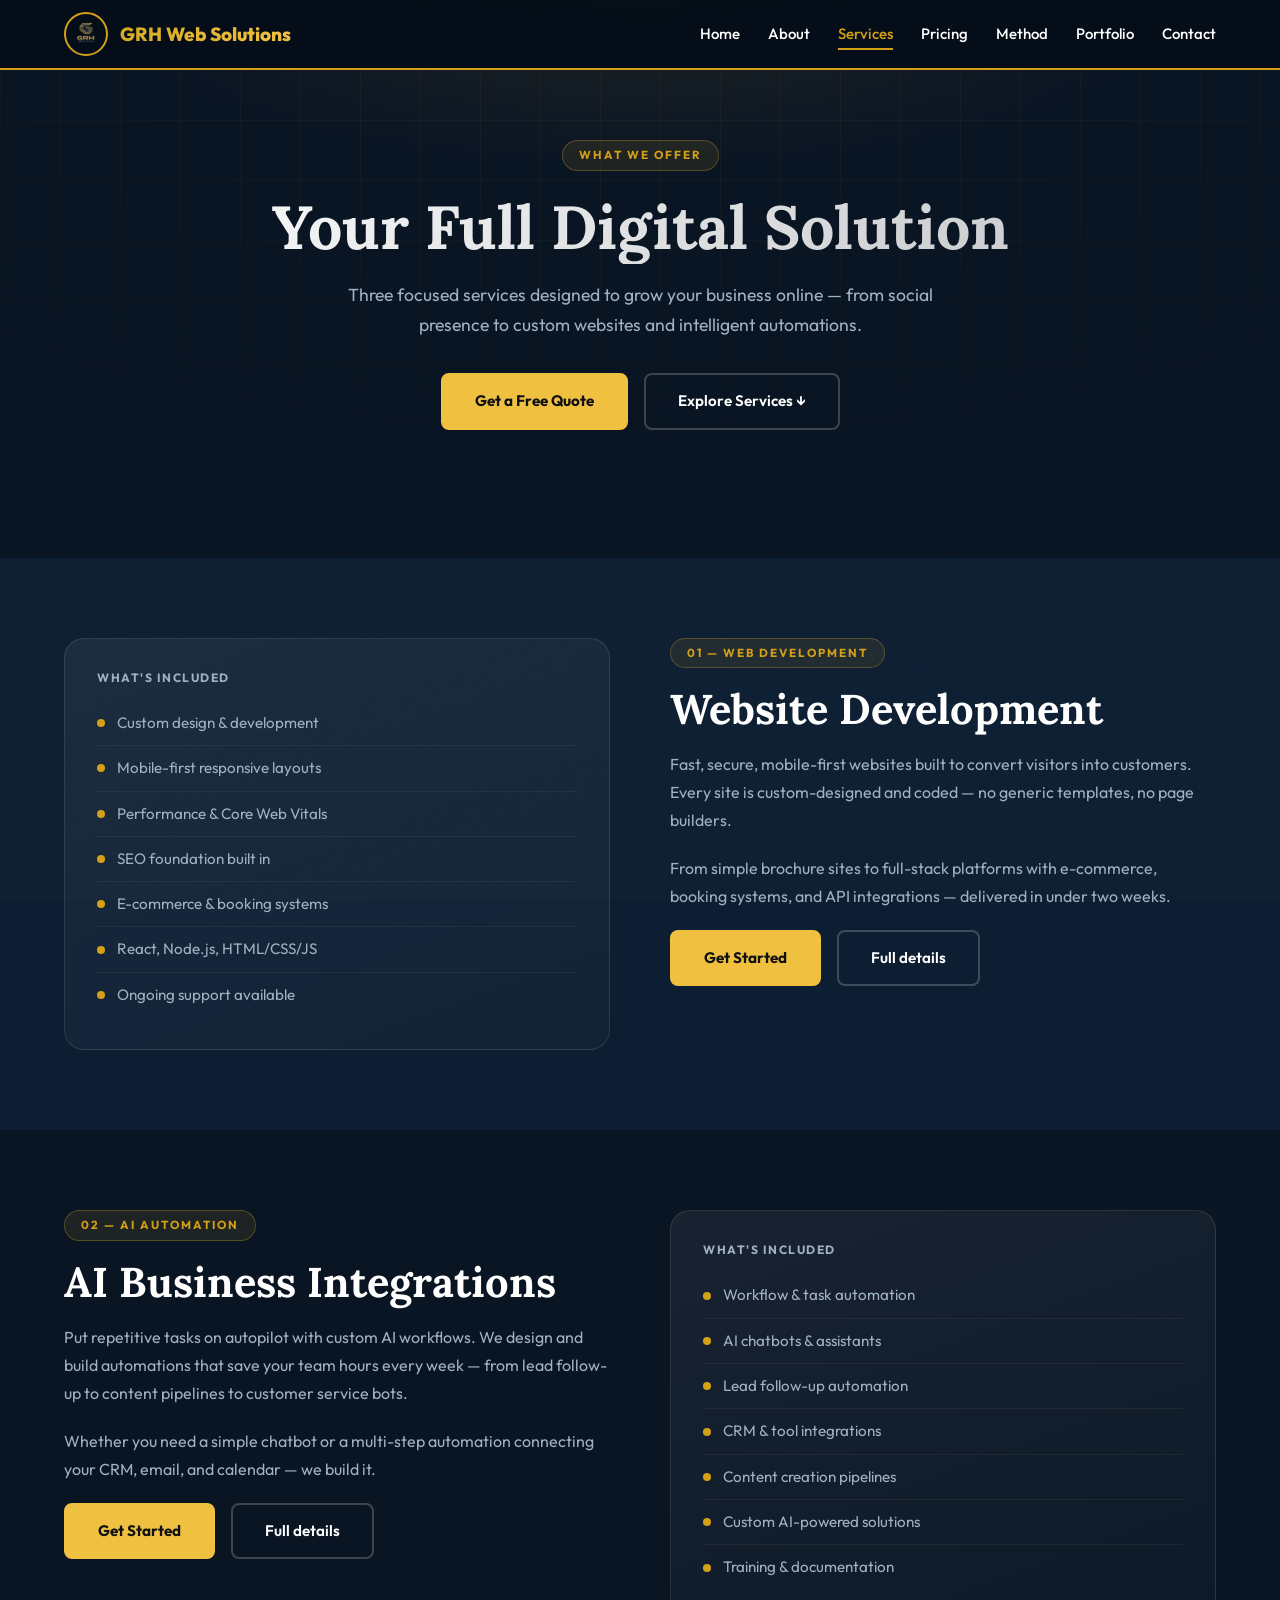
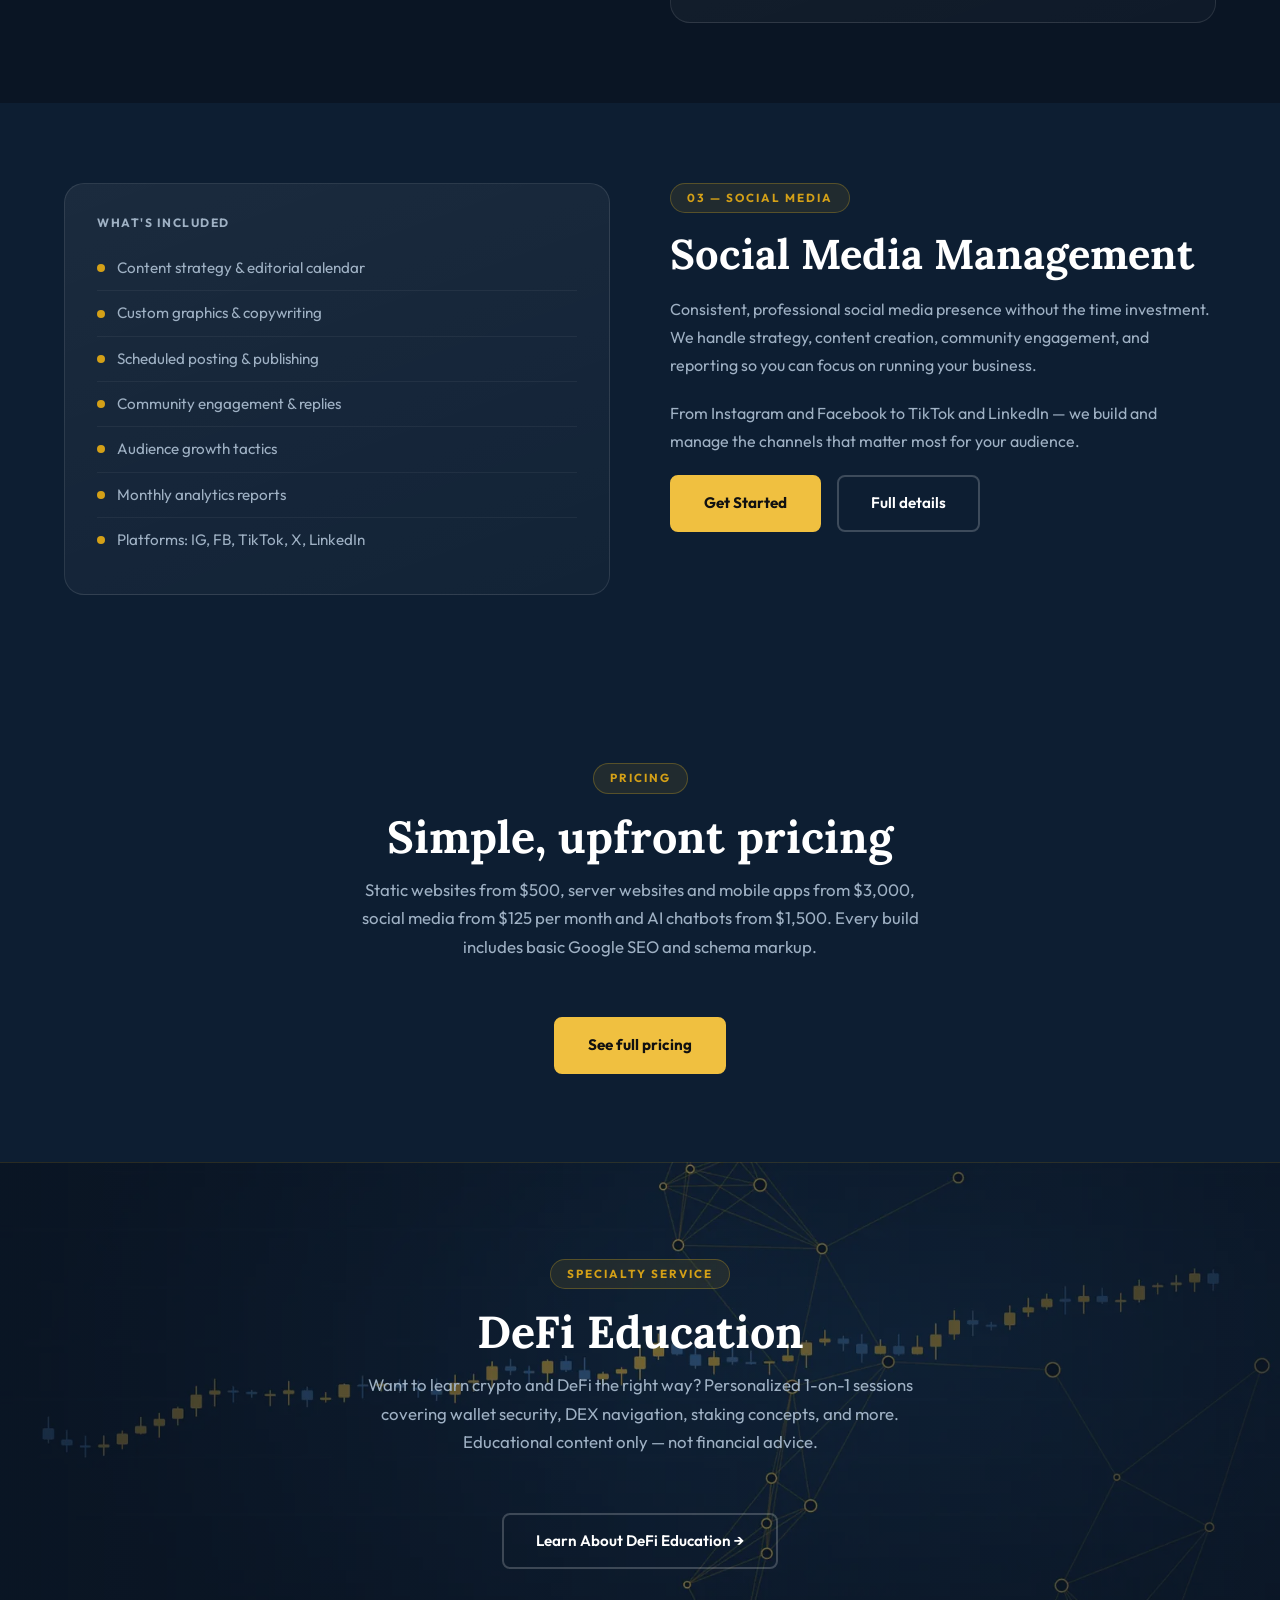
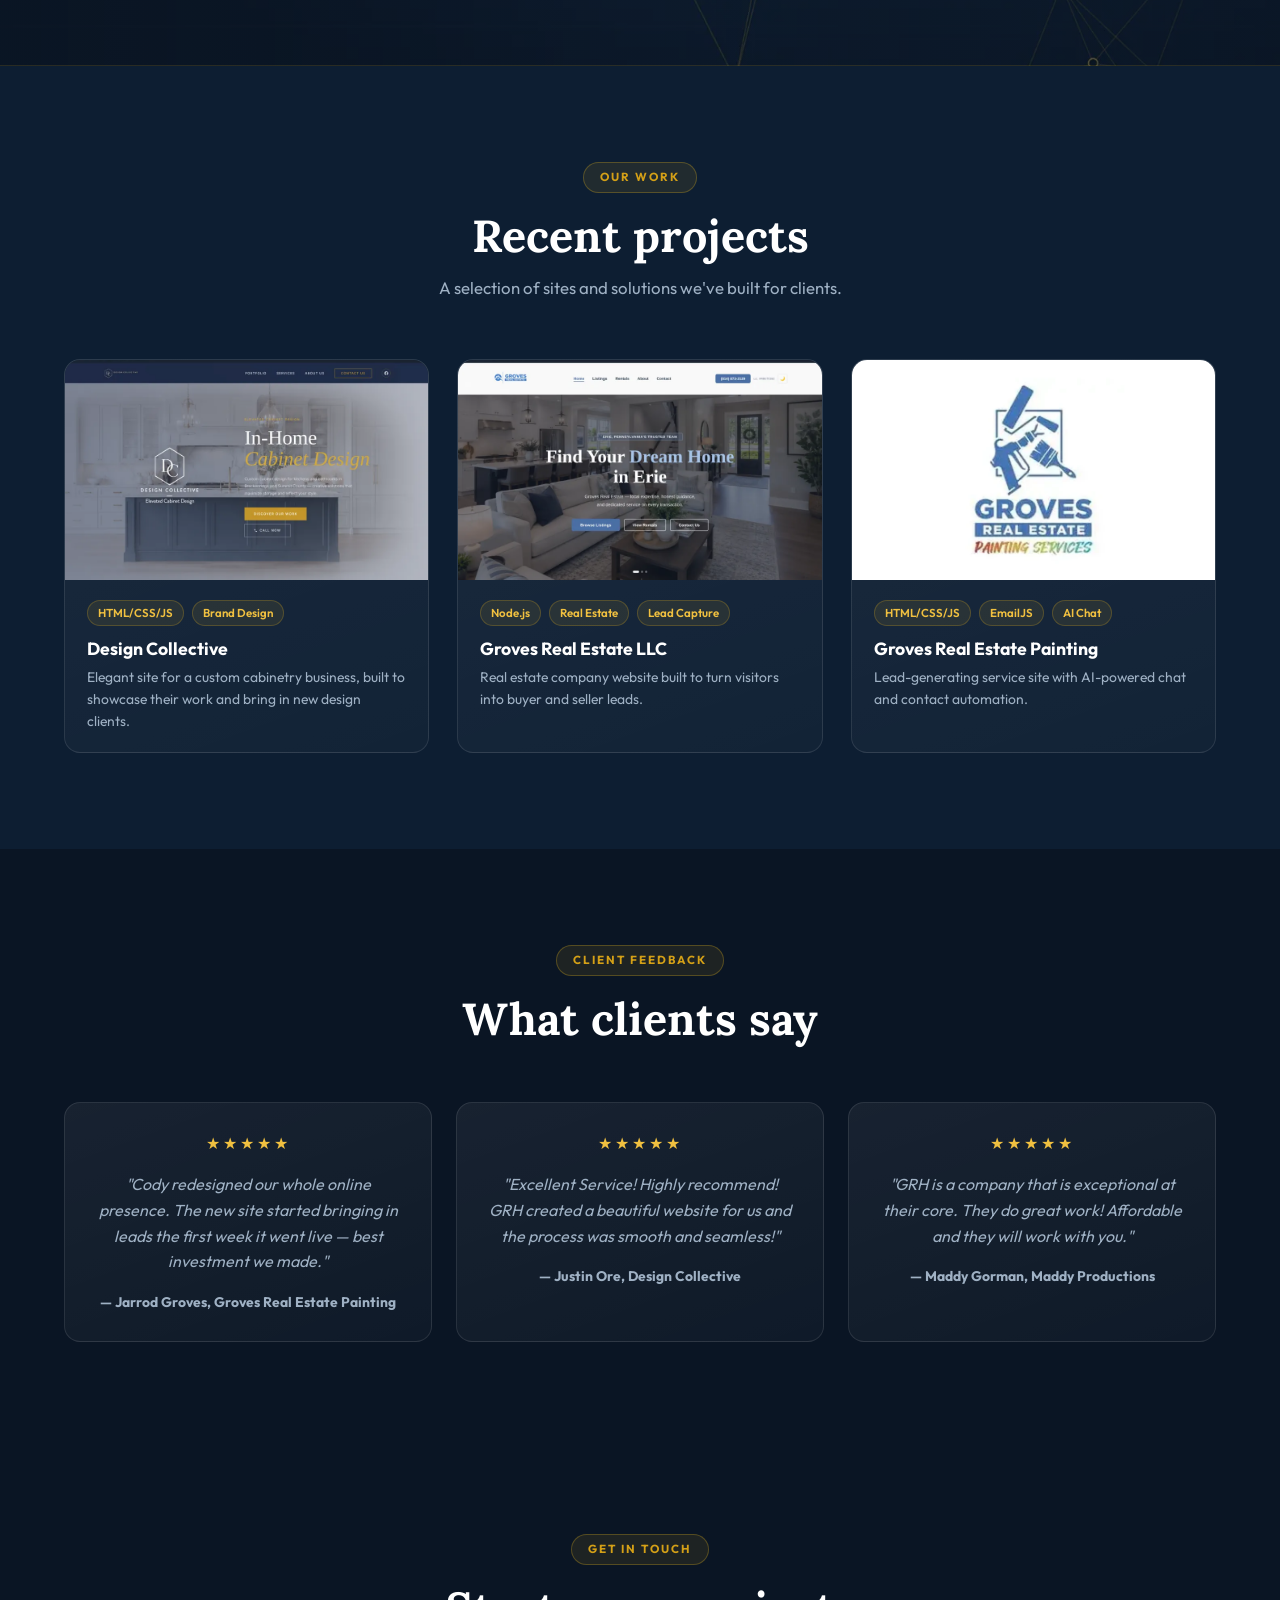
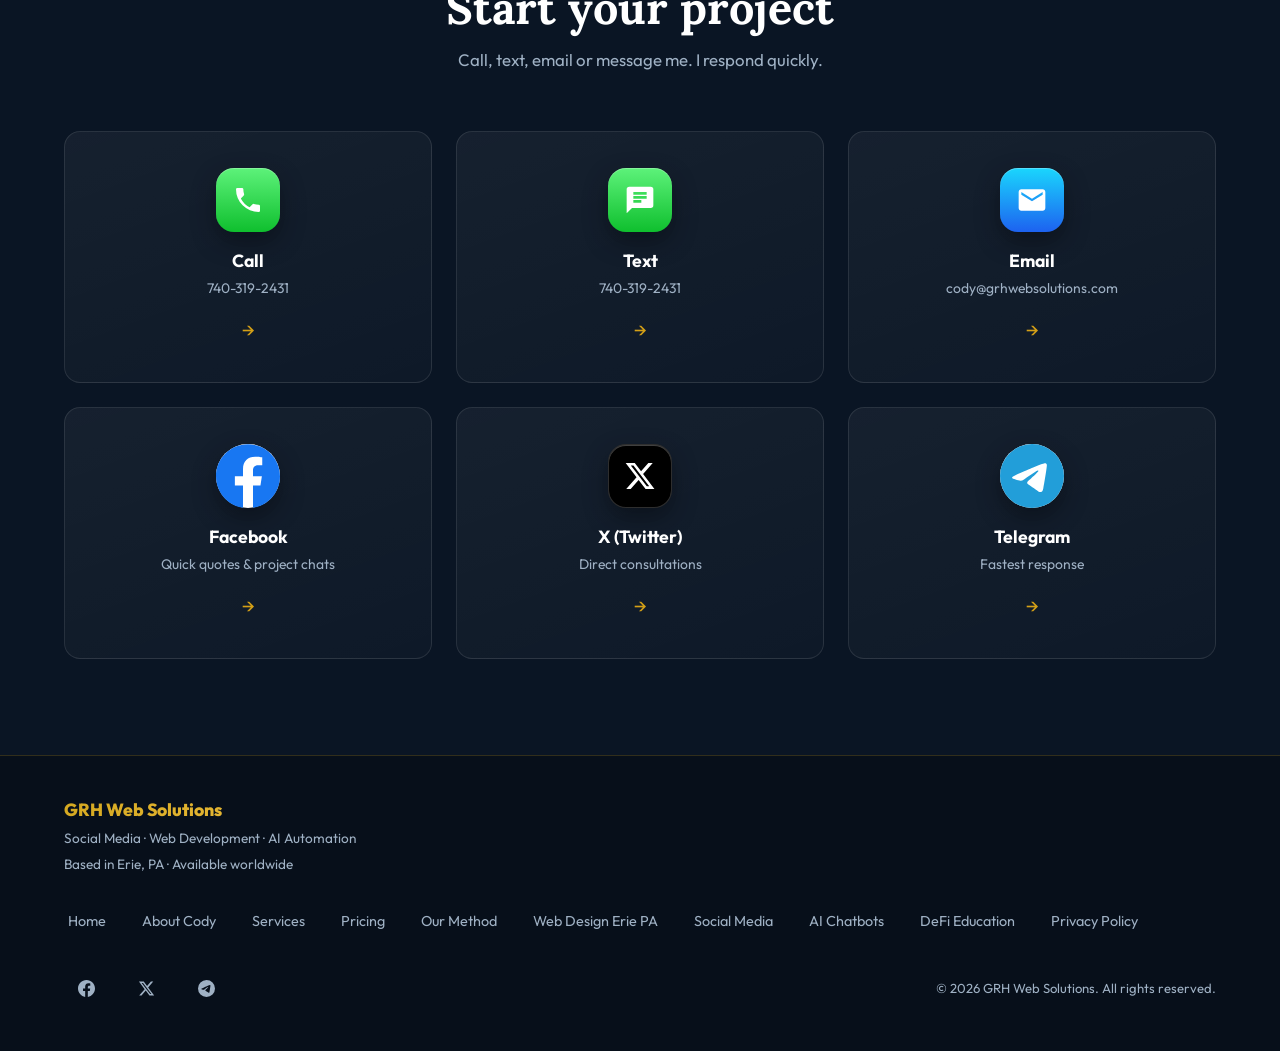
<file: services.html>
<!DOCTYPE html>
<html lang="en">
<head>
    <!-- Google tag (gtag.js) -->
    <script async src="https://www.googletagmanager.com/gtag/js?id=G-C15HK9LHY8"></script>
    <script>
      window.dataLayer = window.dataLayer || [];
      function gtag(){dataLayer.push(arguments);}
      gtag('js', new Date());

      gtag('config', 'G-C15HK9LHY8');
    </script>
    <!-- Meta Pixel -->
    <script src="meta-pixel.js?v=20261112a"></script>
    <meta charset="UTF-8">
    <meta name="viewport" content="width=device-width, initial-scale=1.0">
    <meta http-equiv="X-UA-Compatible" content="IE=edge">

    <title>Services | GRH Web Solutions — Social Media, Web Development & AI Automation</title>
    <meta name="description" content="GRH Web Solutions offers social media management, custom website development, and AI-powered business automations. Explore all three services.">
    <meta name="keywords" content="social media management, web development, AI automation, business automation, custom websites, Erie PA">
    <meta name="author" content="GRH Web Solutions">
    <meta name="robots" content="index, follow">

    <meta property="og:type" content="website">
    <meta property="og:url" content="https://grhwebsolutions.com/services.html">
    <meta property="og:title" content="Services | GRH Web Solutions">
    <meta property="og:description" content="Three focused services to grow your business online: social media management, custom web development, and AI business automations.">
    <meta property="og:image" content="https://grhwebsolutions.com/images/og-image.jpg">
    <meta property="og:image:width" content="1200">
    <meta property="og:image:height" content="630">
    <meta property="og:image:alt" content="GRH Web Solutions logo: web design, social media and AI automation in Erie, PA">
    <meta name="twitter:card" content="summary_large_image">
    <meta name="twitter:site" content="@gainrangerheffe">
    <meta name="twitter:image:alt" content="GRH Web Solutions logo: web design, social media and AI automation in Erie, PA">
    <link rel="canonical" href="https://grhwebsolutions.com/services.html">
    <meta property="og:site_name" content="GRH Web Solutions">

    <meta name="theme-color" content="#0A1524">

    <link rel="dns-prefetch" href="//fonts.googleapis.com">
    <link rel="preconnect" href="https://fonts.googleapis.com">
    <link rel="preconnect" href="https://fonts.gstatic.com" crossorigin>

    <link rel="icon" type="image/png" sizes="32x32" href="images/favicon-32.png">
    <link rel="apple-touch-icon" sizes="180x180" href="images/apple-touch-icon.png">

    <link rel="stylesheet" href="style.css?v=20261022a">
    <script src="script.js?v=20261112a" defer></script>
    <script type="application/ld+json">
{
  "@context": "https://schema.org",
  "@graph": [
    {
      "@type": "BreadcrumbList",
      "itemListElement": [
        {
          "@type": "ListItem",
          "position": 1,
          "name": "Home",
          "item": "https://grhwebsolutions.com/"
        },
        {
          "@type": "ListItem",
          "position": 2,
          "name": "Services",
          "item": "https://grhwebsolutions.com/services.html"
        }
      ]
    },
    {
      "@type": "Service",
      "name": "Website Development",
      "url": "https://grhwebsolutions.com/services.html#web",
      "description": "Custom-designed, mobile-first websites built to convert visitors into customers, from brochure sites to e-commerce and booking systems.",
      "serviceType": "Web design and development",
      "provider": {
        "@type": "ProfessionalService",
        "@id": "https://grhwebsolutions.com/#business",
        "name": "GRH Web Solutions",
        "telephone": "+1-740-319-2431",
        "url": "https://grhwebsolutions.com/"
      },
      "areaServed": "United States"
    },
    {
      "@type": "Service",
      "name": "AI Business Integrations",
      "url": "https://grhwebsolutions.com/services.html#ai",
      "description": "Custom AI workflows, chatbots, lead follow-up automation and CRM, email and calendar integrations.",
      "serviceType": "Business process automation",
      "provider": {
        "@type": "ProfessionalService",
        "@id": "https://grhwebsolutions.com/#business",
        "name": "GRH Web Solutions",
        "telephone": "+1-740-319-2431",
        "url": "https://grhwebsolutions.com/"
      },
      "areaServed": "United States"
    },
    {
      "@type": "Service",
      "name": "Social Media Management",
      "url": "https://grhwebsolutions.com/services.html#social",
      "description": "Content strategy, custom graphics, scheduled posting, community engagement, growth tactics and monthly analytics across Instagram, Facebook, TikTok, X and LinkedIn.",
      "serviceType": "Social media marketing",
      "provider": {
        "@type": "ProfessionalService",
        "@id": "https://grhwebsolutions.com/#business",
        "name": "GRH Web Solutions",
        "telephone": "+1-740-319-2431",
        "url": "https://grhwebsolutions.com/"
      },
      "areaServed": "United States"
    }
  ]
}
    </script>
</head>
<body>
    <noscript><img height="1" width="1" style="display:none" alt="" src="https://www.facebook.com/tr?id=1861907667802179&amp;ev=PageView&amp;noscript=1"></noscript>
    <a href="#main" class="skip-link">Skip to content</a>

    <!-- Navigation -->
    <header class="header-nav" role="banner">
        <div class="nav-container">
            <a href="/" class="nav-logo" aria-label="GRH Web Solutions home">
                <img src="images/grh-logo-88.webp" alt="" width="44" height="44">
                <span class="nav-logo-text">GRH Web Solutions</span>
            </a>
            <nav class="nav-links" id="nav-links" aria-label="Main navigation">
                <a href="/" class="nav-link">Home</a>
                <a href="/about.html" class="nav-link">About</a>
                <a href="/services.html" class="nav-link active" aria-current="page">Services</a>
                <a href="/pricing.html" class="nav-link">Pricing</a>
                <a href="/methodology.html" class="nav-link">Method</a>
                <a href="#portfolio" class="nav-link">Portfolio</a>
                <a href="#contact" class="nav-link">Contact</a>
            </nav>
            <button class="mobile-menu-btn" aria-label="Toggle navigation menu" aria-expanded="false" aria-controls="nav-links">
                <span></span>
                <span></span>
                <span></span>
            </button>
        </div>
    </header>

    <main id="main">

        <!-- ── PAGE HERO ── -->
        <section class="page-hero" aria-label="Services overview">
            <div class="page-hero-bg-grid" aria-hidden="true"></div>
            <div class="container">
                <span class="section-tag">What We Offer</span>
                <h1>Your Full Digital Solution</h1>
                <p>Three focused services designed to grow your business online — from social presence to custom websites and intelligent automations.</p>
                <div class="hero-ctas" style="justify-content: center;">
                    <a href="/#quote" class="btn-primary">Get a Free Quote</a>
                    <a href="#web" class="btn-ghost">Explore Services ↓</a>
                </div>
            </div>
        </section>

        <!-- ── 02: WEB DEVELOPMENT ── -->
        <section id="web" class="service-detail" aria-labelledby="web-heading">
            <div class="container">
                <div class="service-detail-inner reverse">
                    <div class="service-detail-text" data-aos>
                        <span class="section-tag">01 — Web Development</span>
                        <h2 id="web-heading">Website Development</h2>
                        <p>Fast, secure, mobile-first websites built to convert visitors into customers. Every site is custom-designed and coded — no generic templates, no page builders.</p>
                        <p>From simple brochure sites to full-stack platforms with e-commerce, booking systems, and API integrations — delivered in under two weeks.</p>
                        <div class="hero-ctas detail-ctas">
                            <a href="/?topic=New%20website#quote" class="btn-primary">Get Started</a>
                            <a href="/web-design-erie-pa.html" class="btn-ghost">Full details <span class="sr-only">on web design</span></a>
                        </div>
                    </div>
                    <div class="service-detail-visual" data-aos data-aos-delay="150">
                        <h3 class="included-heading">What's included</h3>
                        <ul class="service-feature-list">
                            <li><span class="feature-dot"></span>Custom design &amp; development</li>
                            <li><span class="feature-dot"></span>Mobile-first responsive layouts</li>
                            <li><span class="feature-dot"></span>Performance &amp; Core Web Vitals</li>
                            <li><span class="feature-dot"></span>SEO foundation built in</li>
                            <li><span class="feature-dot"></span>E-commerce &amp; booking systems</li>
                            <li><span class="feature-dot"></span>React, Node.js, HTML/CSS/JS</li>
                            <li><span class="feature-dot"></span>Ongoing support available</li>
                        </ul>
                    </div>
                </div>
            </div>
        </section>

        <!-- ── 03: AI INTEGRATIONS ── -->
        <section id="ai" class="service-detail" aria-labelledby="ai-heading">
            <div class="container">
                <div class="service-detail-inner">
                    <div class="service-detail-text" data-aos>
                        <span class="section-tag">02 — AI Automation</span>
                        <h2 id="ai-heading">AI Business Integrations</h2>
                        <p>Put repetitive tasks on autopilot with custom AI workflows. We design and build automations that save your team hours every week — from lead follow-up to content pipelines to customer service bots.</p>
                        <p>Whether you need a simple chatbot or a multi-step automation connecting your CRM, email, and calendar — we build it.</p>
                        <div class="hero-ctas detail-ctas">
                            <a href="/?topic=AI%20automation%20or%20chatbot#quote" class="btn-primary">Get Started</a>
                            <a href="/ai-chatbots.html" class="btn-ghost">Full details <span class="sr-only">on AI chatbots and automation</span></a>
                        </div>
                    </div>
                    <div class="service-detail-visual" data-aos data-aos-delay="150">
                        <h3 class="included-heading">What's included</h3>
                        <ul class="service-feature-list">
                            <li><span class="feature-dot"></span>Workflow &amp; task automation</li>
                            <li><span class="feature-dot"></span>AI chatbots &amp; assistants</li>
                            <li><span class="feature-dot"></span>Lead follow-up automation</li>
                            <li><span class="feature-dot"></span>CRM &amp; tool integrations</li>
                            <li><span class="feature-dot"></span>Content creation pipelines</li>
                            <li><span class="feature-dot"></span>Custom AI-powered solutions</li>
                            <li><span class="feature-dot"></span>Training &amp; documentation</li>
                        </ul>
                    </div>
                </div>
            </div>
        </section>
        
        <!-- ── 01: SOCIAL MEDIA ── -->
        <section id="social" class="service-detail" aria-labelledby="social-heading">
            <div class="container">
                <div class="service-detail-inner reverse">
                    <div class="service-detail-text" data-aos>
                        <span class="section-tag">03 — Social Media</span>
                        <h2 id="social-heading">Social Media Management</h2>
                        <p>Consistent, professional social media presence without the time investment. We handle strategy, content creation, community engagement, and reporting so you can focus on running your business.</p>
                        <p>From Instagram and Facebook to TikTok and LinkedIn — we build and manage the channels that matter most for your audience.</p>
                        <div class="hero-ctas detail-ctas">
                            <a href="/?topic=Social%20media%20management#quote" class="btn-primary">Get Started</a>
                            <a href="/social-media-management.html" class="btn-ghost">Full details <span class="sr-only">on social media management</span></a>
                        </div>
                    </div>
                    <div class="service-detail-visual" data-aos data-aos-delay="150">
                        <h3 class="included-heading">What's included</h3>
                        <ul class="service-feature-list">
                            <li><span class="feature-dot"></span>Content strategy &amp; editorial calendar</li>
                            <li><span class="feature-dot"></span>Custom graphics &amp; copywriting</li>
                            <li><span class="feature-dot"></span>Scheduled posting &amp; publishing</li>
                            <li><span class="feature-dot"></span>Community engagement &amp; replies</li>
                            <li><span class="feature-dot"></span>Audience growth tactics</li>
                            <li><span class="feature-dot"></span>Monthly analytics reports</li>
                            <li><span class="feature-dot"></span>Platforms: IG, FB, TikTok, X, LinkedIn</li>
                        </ul>
                    </div>
                </div>
            </div>
        </section>

        <!-- ── PRICING LINK ── -->
        <section class="content-section alt" aria-labelledby="pricing-heading">
            <div class="container">
                <div class="section-header">
                    <span class="section-tag">Pricing</span>
                    <h2 id="pricing-heading">Simple, upfront pricing</h2>
                    <p>Static websites from $500, server websites and mobile apps from $3,000, social media from $125 per month and AI chatbots from $1,500. Every build includes basic Google SEO and schema markup.</p>
                </div>
                <div style="text-align: center;">
                    <a href="/pricing.html" class="btn-primary">See full pricing</a>
                </div>
            </div>
        </section>

        <!-- ── DEFI EDUCATION LINK ── -->
        <section class="defi-alt-section bg-defi" aria-labelledby="defi-link-heading">
            <div class="container">
                <div class="section-header">
                    <span class="section-tag">Specialty Service</span>
                    <h2 id="defi-link-heading">DeFi Education</h2>
                    <p>Want to learn crypto and DeFi the right way? Personalized 1-on-1 sessions covering wallet security, DEX navigation, staking concepts, and more. Educational content only — not financial advice.</p>
                </div>
                <div style="text-align: center;">
                    <a href="defi.html" class="btn-ghost">Learn About DeFi Education →</a>
                </div>
            </div>
        </section>

        <!-- ── PORTFOLIO ── -->
        <section id="portfolio" class="portfolio-section" aria-labelledby="portfolio-heading">
            <div class="container">
                <div class="section-header">
                    <span class="section-tag">Our Work</span>
                    <h2 id="portfolio-heading">Recent projects</h2>
                    <p>A selection of sites and solutions we've built for clients.</p>
                </div>
                <div class="portfolio-grid">

                    <article class="portfolio-item" data-aos>
                        <div class="portfolio-image">
                            <img src="images/work-designcollective.webp" alt="Design Collective website homepage: in-home cabinet design" loading="lazy" decoding="async" width="600" height="400">
                            <div class="portfolio-overlay">
                                <a href="https://designcollective.biz" class="portfolio-link" target="_blank" rel="noopener noreferrer">View Live Site <span class="sr-only">for Design Collective (opens in a new tab)</span> ↗</a>
                            </div>
                        </div>
                        <div class="portfolio-info">
                            <div class="portfolio-tags">
                                <span>HTML/CSS/JS</span><span>Brand Design</span>
                            </div>
                            <h3>Design Collective</h3>
                            <p>Elegant site for a custom cabinetry business, built to showcase their work and bring in new design clients.</p>
                        </div>
                    </article>

                    <article class="portfolio-item" data-aos>
                        <div class="portfolio-image">
                            <img src="images/work-groves-realestate.webp" alt="Groves Real Estate LLC website homepage: find your dream home in Erie" loading="lazy" decoding="async" width="600" height="400">
                            <div class="portfolio-overlay">
                                <a href="https://grovesrealestatellc.com" class="portfolio-link" target="_blank" rel="noopener noreferrer">View Live Site <span class="sr-only">for Groves Real Estate LLC (opens in a new tab)</span> ↗</a>
                            </div>
                        </div>
                        <div class="portfolio-info">
                            <div class="portfolio-tags">
                                <span>Node.js</span><span>Real Estate</span><span>Lead Capture</span>
                            </div>
                            <h3>Groves Real Estate LLC</h3>
                            <p>Real estate company website built to turn visitors into buyer and seller leads.</p>
                        </div>
                    </article>

                    <article class="portfolio-item" data-aos>
                        <div class="portfolio-image">
                            <img src="images/groves-painting-tile.webp" alt="Groves Real Estate Painting logo" loading="lazy" decoding="async" width="600" height="400">
                            <div class="portfolio-overlay">
                                <a href="https://grovesrealestatepainting.com/" class="portfolio-link" target="_blank" rel="noopener noreferrer">View Live Site <span class="sr-only">for Groves Real Estate Painting (opens in a new tab)</span> ↗</a>
                            </div>
                        </div>
                        <div class="portfolio-info">
                            <div class="portfolio-tags">
                                <span>HTML/CSS/JS</span><span>EmailJS</span><span>AI Chat</span>
                            </div>
                            <h3>Groves Real Estate Painting</h3>
                            <p>Lead-generating service site with AI-powered chat and contact automation.</p>
                        </div>
                    </article>

                </div>
            </div>
        </section>

        <!-- ── TESTIMONIALS ── -->
        <section class="services-section" aria-labelledby="testimonials-heading">
            <div class="container">
                <div class="section-header">
                    <span class="section-tag">Client Feedback</span>
                    <h2 id="testimonials-heading">What clients say</h2>
                </div>
                <div class="crypto-grid">
                    <div class="crypto-card" data-aos>
                        <div class="testimonial-stars" role="img" aria-label="5 out of 5 stars">★★★★★</div>
                        <blockquote class="testimonial-quote">"Cody redesigned our whole online presence. The new site started bringing in leads the first week it went live — best investment we made."</blockquote>
                        <p class="testimonial-author">— Jarrod Groves, Groves Real Estate Painting</p>
                    </div>
                    <div class="crypto-card" data-aos>
                        <div class="testimonial-stars" role="img" aria-label="5 out of 5 stars">★★★★★</div>
                        <blockquote class="testimonial-quote">"Excellent Service! Highly recommend! GRH created a beautiful website for us and the process was smooth and seamless!"</blockquote>
                        <p class="testimonial-author">— Justin Ore, Design Collective</p>
                    </div>
                    <div class="crypto-card" data-aos>
                        <div class="testimonial-stars" role="img" aria-label="5 out of 5 stars">★★★★★</div>
                        <blockquote class="testimonial-quote">"GRH is a company that is exceptional at their core. They do great work! Affordable and they will work with you."</blockquote>
                        <p class="testimonial-author">— Maddy Gorman, Maddy Productions</p>
                    </div>
                </div>
            </div>
        </section>

        <!-- ── CONTACT ── -->
        <section id="contact" class="contact-section" aria-labelledby="contact-heading">
            <div class="container">
                <div class="section-header">
                    <span class="section-tag">Get In Touch</span>
                    <h2 id="contact-heading">Start your project</h2>
                    <p>Call, text, email or message me. I respond quickly.</p>
                </div>
                <div class="contact-grid">

                    <a href="tel:+17403192431" class="contact-card" data-track="call" aria-label="Call Cody at 740-319-2431">
                        <div class="contact-icon" aria-hidden="true">
                            <svg viewBox="0 0 24 24" width="32" height="32" aria-hidden="true"><path fill="currentColor" d="M6.62 10.79a15.05 15.05 0 0 0 6.59 6.59l2.2-2.2a1 1 0 0 1 1.02-.24c1.12.37 2.33.57 3.57.57a1 1 0 0 1 1 1V20a1 1 0 0 1-1 1A17 17 0 0 1 3 4a1 1 0 0 1 1-1h3.5a1 1 0 0 1 1 1c0 1.25.2 2.45.57 3.57a1 1 0 0 1-.25 1.02l-2.2 2.2z"/></svg>
                        </div>
                        <h3>Call</h3>
                        <p>740-319-2431</p>
                        <span class="contact-arrow" aria-hidden="true">→</span>
                    </a>

                    <a href="sms:+17403192431" class="contact-card" data-track="text" aria-label="Text Cody at 740-319-2431">
                        <div class="contact-icon" aria-hidden="true">
                            <svg viewBox="0 0 24 24" width="32" height="32" aria-hidden="true"><path fill="currentColor" d="M20 2H4a2 2 0 0 0-2 2v18l4-4h14a2 2 0 0 0 2-2V4a2 2 0 0 0-2-2zM7 9h10v2H7V9zm6 5H7v-2h6v2zm4-6H7V6h10v2z"/></svg>
                        </div>
                        <h3>Text</h3>
                        <p>740-319-2431</p>
                        <span class="contact-arrow" aria-hidden="true">→</span>
                    </a>

                    <a href="mailto:cody@grhwebsolutions.com" class="contact-card" aria-label="Send email to Cody">
                        <div class="contact-icon" aria-hidden="true">
                            <svg viewBox="0 0 24 24" width="32" height="32" aria-hidden="true">
                                <path fill="currentColor" d="M20 4H4c-1.1 0-2 .9-2 2v12c0 1.1.9 2 2 2h16c1.1 0 2-.9 2-2V6c0-1.1-.9-2-2-2zm0 4l-8 5-8-5V6l8 5 8-5v2z"/>
                            </svg>
                        </div>
                        <h3>Email</h3>
                        <p>cody@grhwebsolutions.com</p>
                        <span class="contact-arrow" aria-hidden="true">→</span>
                    </a>
                    <a href="https://www.facebook.com/GRHwebsolutions" class="contact-card" target="_blank" rel="noopener noreferrer" aria-label="Contact via Facebook Messenger">
                        <div class="contact-icon" aria-hidden="true">
                            <svg viewBox="0 0 24 24" width="32" height="32">
                                <path fill="currentColor" d="M24 12.073c0-6.627-5.373-12-12-12s-12 5.373-12 12c0 5.99 4.388 10.954 10.125 11.854v-8.385H7.078v-3.47h3.047V9.43c0-3.007 1.792-4.669 4.533-4.669 1.312 0 2.686.235 2.686.235v2.953H15.83c-1.491 0-1.956.925-1.956 1.874v2.25h3.328l-.532 3.47h-2.796v8.385C19.612 23.027 24 18.062 24 12.073z"/>
                            </svg>
                        </div>
                        <h3>Facebook</h3>
                        <p>Quick quotes &amp; project chats</p>
                        <span class="contact-arrow" aria-hidden="true">→</span>
                    </a>

                    <a href="https://x.com/gainrangerheffe" class="contact-card" target="_blank" rel="noopener noreferrer" aria-label="Contact via X (Twitter)">
                        <div class="contact-icon" aria-hidden="true">
                            <svg viewBox="0 0 24 24" width="32" height="32">
                                <path fill="currentColor" d="M18.244 2.25h3.308l-7.227 8.26 8.502 11.24H16.17l-5.214-6.817L4.99 21.75H1.68l7.73-8.835L1.254 2.25H8.08l4.713 6.231zm-1.161 17.52h1.833L7.084 4.126H5.117z"/>
                            </svg>
                        </div>
                        <h3>X (Twitter)</h3>
                        <p>Direct consultations</p>
                        <span class="contact-arrow" aria-hidden="true">→</span>
                    </a>

                    <a href="https://t.me/gainrangershouse" class="contact-card" target="_blank" rel="noopener noreferrer" aria-label="Contact via Telegram">
                        <div class="contact-icon" aria-hidden="true">
                            <svg viewBox="0 0 24 24" width="32" height="32">
                                <path fill="currentColor" d="M11.944 0A12 12 0 0 0 0 12a12 12 0 0 0 12 12 12 12 0 0 0 12-12A12 12 0 0 0 12 0a12 12 0 0 0-.056 0zm4.962 7.224c.1-.002.321.023.465.14a.506.506 0 0 1 .171.325c.016.093.036.306.02.472-.18 1.898-.962 6.502-1.36 8.627-.168.9-.499 1.201-.82 1.23-.696.065-1.225-.46-1.9-.902-1.056-.693-1.653-1.124-2.678-1.8-1.185-.78-.417-1.21.258-1.91.177-.184 3.247-2.977 3.307-3.23.007-.032.014-.15-.056-.212s-.174-.041-.249-.024c-.106.024-1.793 1.14-5.061 3.345-.48.33-.913.49-1.302.48-.428-.008-1.252-.241-1.865-.44-.752-.245-1.349-.374-1.297-.789.027-.216.325-.437.893-.663 3.498-1.524 5.83-2.529 6.998-3.014 3.332-1.386 4.025-1.627 4.476-1.635z"/>
                            </svg>
                        </div>
                        <h3>Telegram</h3>
                        <p>Fastest response</p>
                        <span class="contact-arrow" aria-hidden="true">→</span>
                    </a>

                </div>
            </div>
        </section>

    </main>

    <footer class="footer" role="contentinfo">
        <div class="container">
            <div class="footer-inner">
                <div class="footer-brand">
                    <span class="footer-logo-text">GRH Web Solutions</span>
                    <p>Social Media · Web Development · AI Automation</p>
                    <p class="footer-location">Based in Erie, PA &middot; Available worldwide</p>
                </div>
                <nav class="footer-links" aria-label="Footer navigation">
                    <a href="/">Home</a>
                    <a href="/about.html">About Cody</a>
                    <a href="/services.html">Services</a>
                    <a href="/pricing.html">Pricing</a>
                    <a href="/methodology.html">Our Method</a>
                    <a href="/web-design-erie-pa.html">Web Design Erie PA</a>
                    <a href="/social-media-management.html">Social Media</a>
                    <a href="/ai-chatbots.html">AI Chatbots</a>
                    <a href="/defi.html">DeFi Education</a>
                    <a href="/privacy.html">Privacy Policy</a>
                </nav>
                <div class="footer-social" aria-label="Social media links">
                    <a href="https://www.facebook.com/GRHwebsolutions" aria-label="Facebook" target="_blank" rel="noopener noreferrer">
                        <svg viewBox="0 0 24 24" aria-hidden="true"><path fill="currentColor" d="M24 12.073c0-6.627-5.373-12-12-12s-12 5.373-12 12c0 5.99 4.388 10.954 10.125 11.854v-8.385H7.078v-3.47h3.047V9.43c0-3.007 1.792-4.669 4.533-4.669 1.312 0 2.686.235 2.686.235v2.953H15.83c-1.491 0-1.956.925-1.956 1.874v2.25h3.328l-.532 3.47h-2.796v8.385C19.612 23.027 24 18.062 24 12.073z"/></svg>
                    </a>
                    <a href="https://x.com/gainrangerheffe" aria-label="X (Twitter)" target="_blank" rel="noopener noreferrer">
                        <svg viewBox="0 0 24 24" aria-hidden="true"><path fill="currentColor" d="M18.244 2.25h3.308l-7.227 8.26 8.502 11.24H16.17l-5.214-6.817L4.99 21.75H1.68l7.73-8.835L1.254 2.25H8.08l4.713 6.231zm-1.161 17.52h1.833L7.084 4.126H5.117z"/></svg>
                    </a>
                    <a href="https://t.me/gainrangershouse" aria-label="Telegram" target="_blank" rel="noopener noreferrer">
                        <svg viewBox="0 0 24 24" aria-hidden="true"><path fill="currentColor" d="M11.944 0A12 12 0 0 0 0 12a12 12 0 0 0 12 12 12 12 0 0 0 12-12A12 12 0 0 0 12 0a12 12 0 0 0-.056 0zm4.962 7.224c.1-.002.321.023.465.14a.506.506 0 0 1 .171.325c.016.093.036.306.02.472-.18 1.898-.962 6.502-1.36 8.627-.168.9-.499 1.201-.82 1.23-.696.065-1.225-.46-1.9-.902-1.056-.693-1.653-1.124-2.678-1.8-1.185-.78-.417-1.21.258-1.91.177-.184 3.247-2.977 3.307-3.23.007-.032.014-.15-.056-.212s-.174-.041-.249-.024c-.106.024-1.793 1.14-5.061 3.345-.48.33-.913.49-1.302.48-.428-.008-1.252-.241-1.865-.44-.752-.245-1.349-.374-1.297-.789.027-.216.325-.437.893-.663 3.498-1.524 5.83-2.529 6.998-3.014 3.332-1.386 4.025-1.627 4.476-1.635z"/></svg>
                    </a>
                </div>
                <p class="footer-copy">&copy; 2026 GRH Web Solutions. All rights reserved.</p>
            </div>
        </div>
    </footer>

    <nav class="mobile-cta-bar" aria-label="Quick contact">
        <a href="tel:+17403192431" data-track="call">
            <svg viewBox="0 0 24 24" width="20" height="20" aria-hidden="true"><path fill="currentColor" d="M6.62 10.79a15.05 15.05 0 0 0 6.59 6.59l2.2-2.2a1 1 0 0 1 1.02-.24c1.12.37 2.33.57 3.57.57a1 1 0 0 1 1 1V20a1 1 0 0 1-1 1A17 17 0 0 1 3 4a1 1 0 0 1 1-1h3.5a1 1 0 0 1 1 1c0 1.25.2 2.45.57 3.57a1 1 0 0 1-.25 1.02l-2.2 2.2z"/></svg>
            Call
        </a>
        <a href="sms:+17403192431" data-track="text">
            <svg viewBox="0 0 24 24" width="20" height="20" aria-hidden="true"><path fill="currentColor" d="M20 2H4a2 2 0 0 0-2 2v18l4-4h14a2 2 0 0 0 2-2V4a2 2 0 0 0-2-2zM7 9h10v2H7V9zm6 5H7v-2h6v2zm4-6H7V6h10v2z"/></svg>
            Text
        </a>
        <a href="/#quote" class="mobile-cta-primary">Free Quote</a>
    </nav>

    <a href="#" id="backToTop" class="back-to-top" aria-label="Back to top">
        <svg width="20" height="20" viewBox="0 0 24 24" fill="currentColor" aria-hidden="true">
            <path d="M12 5l-7 7h5v7h4v-7h5l-7-7z"/>
        </svg>
    </a>

</body>
</html>
</file>
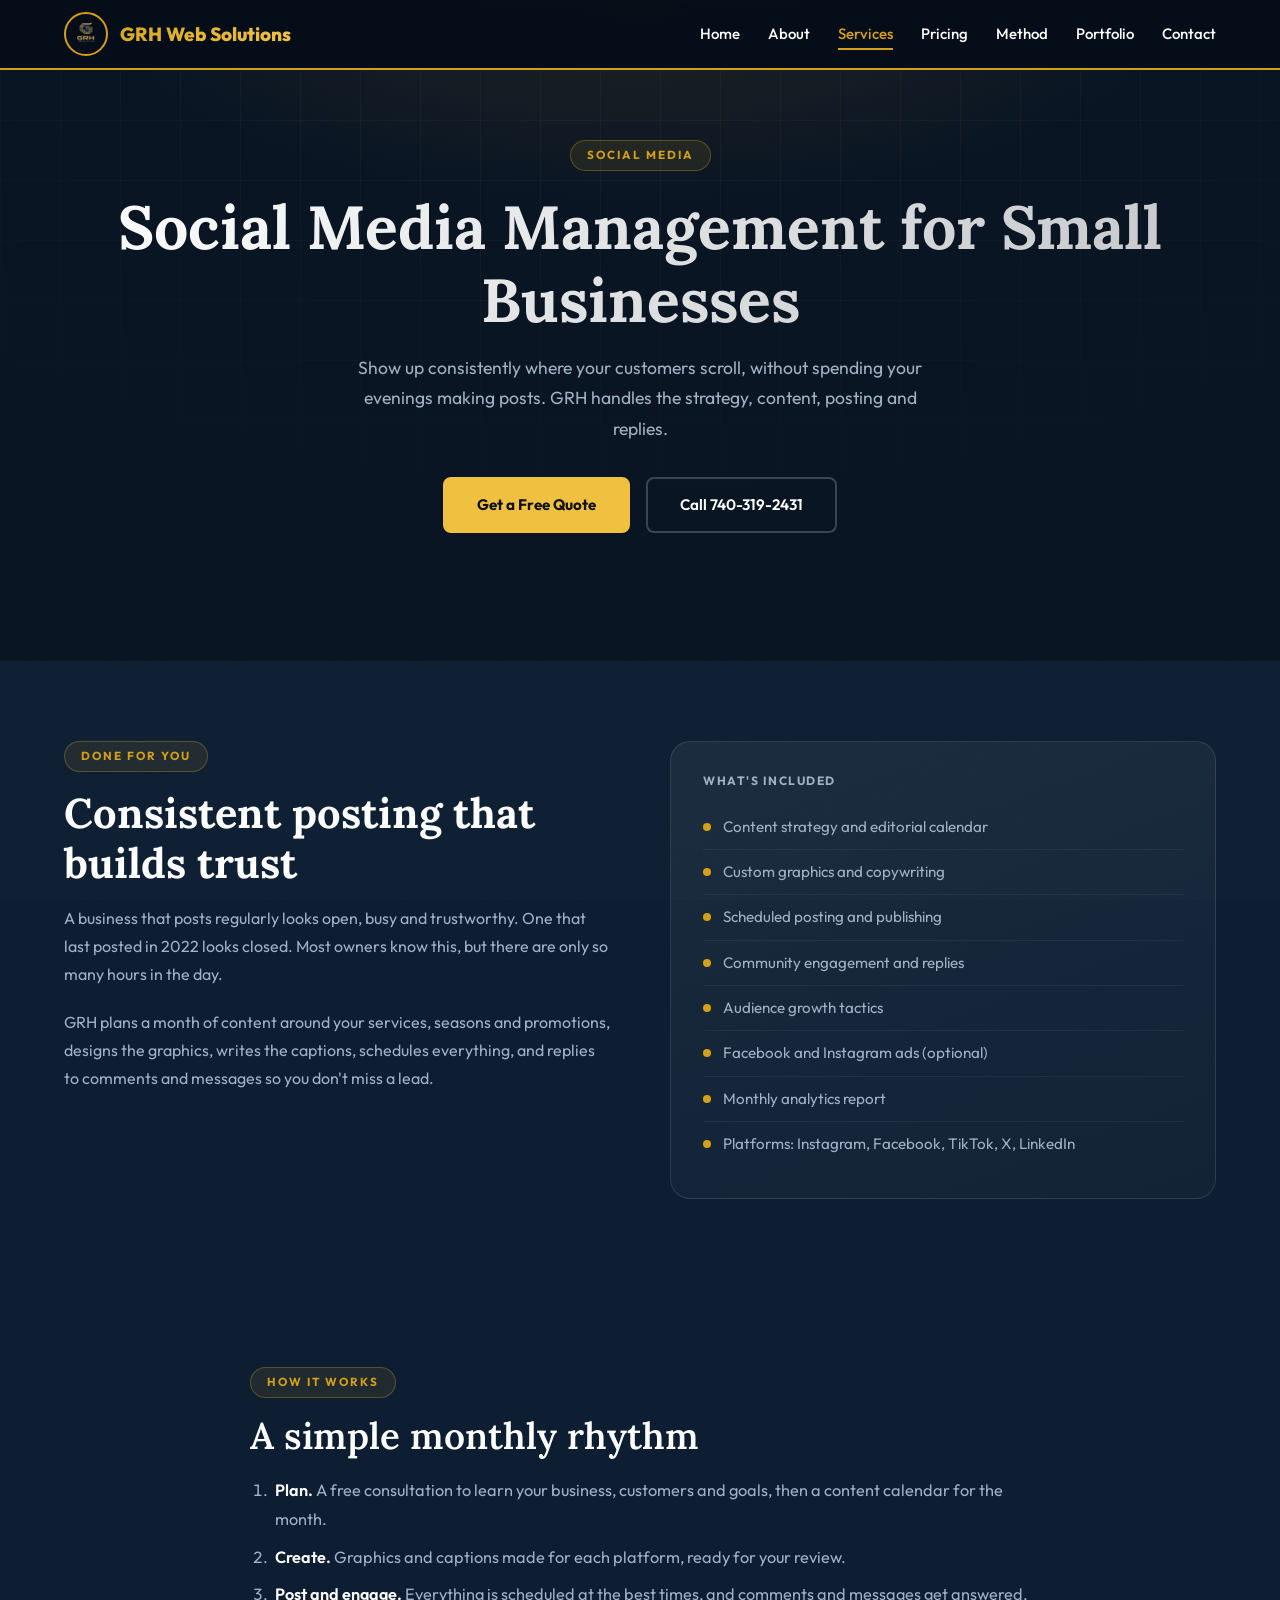
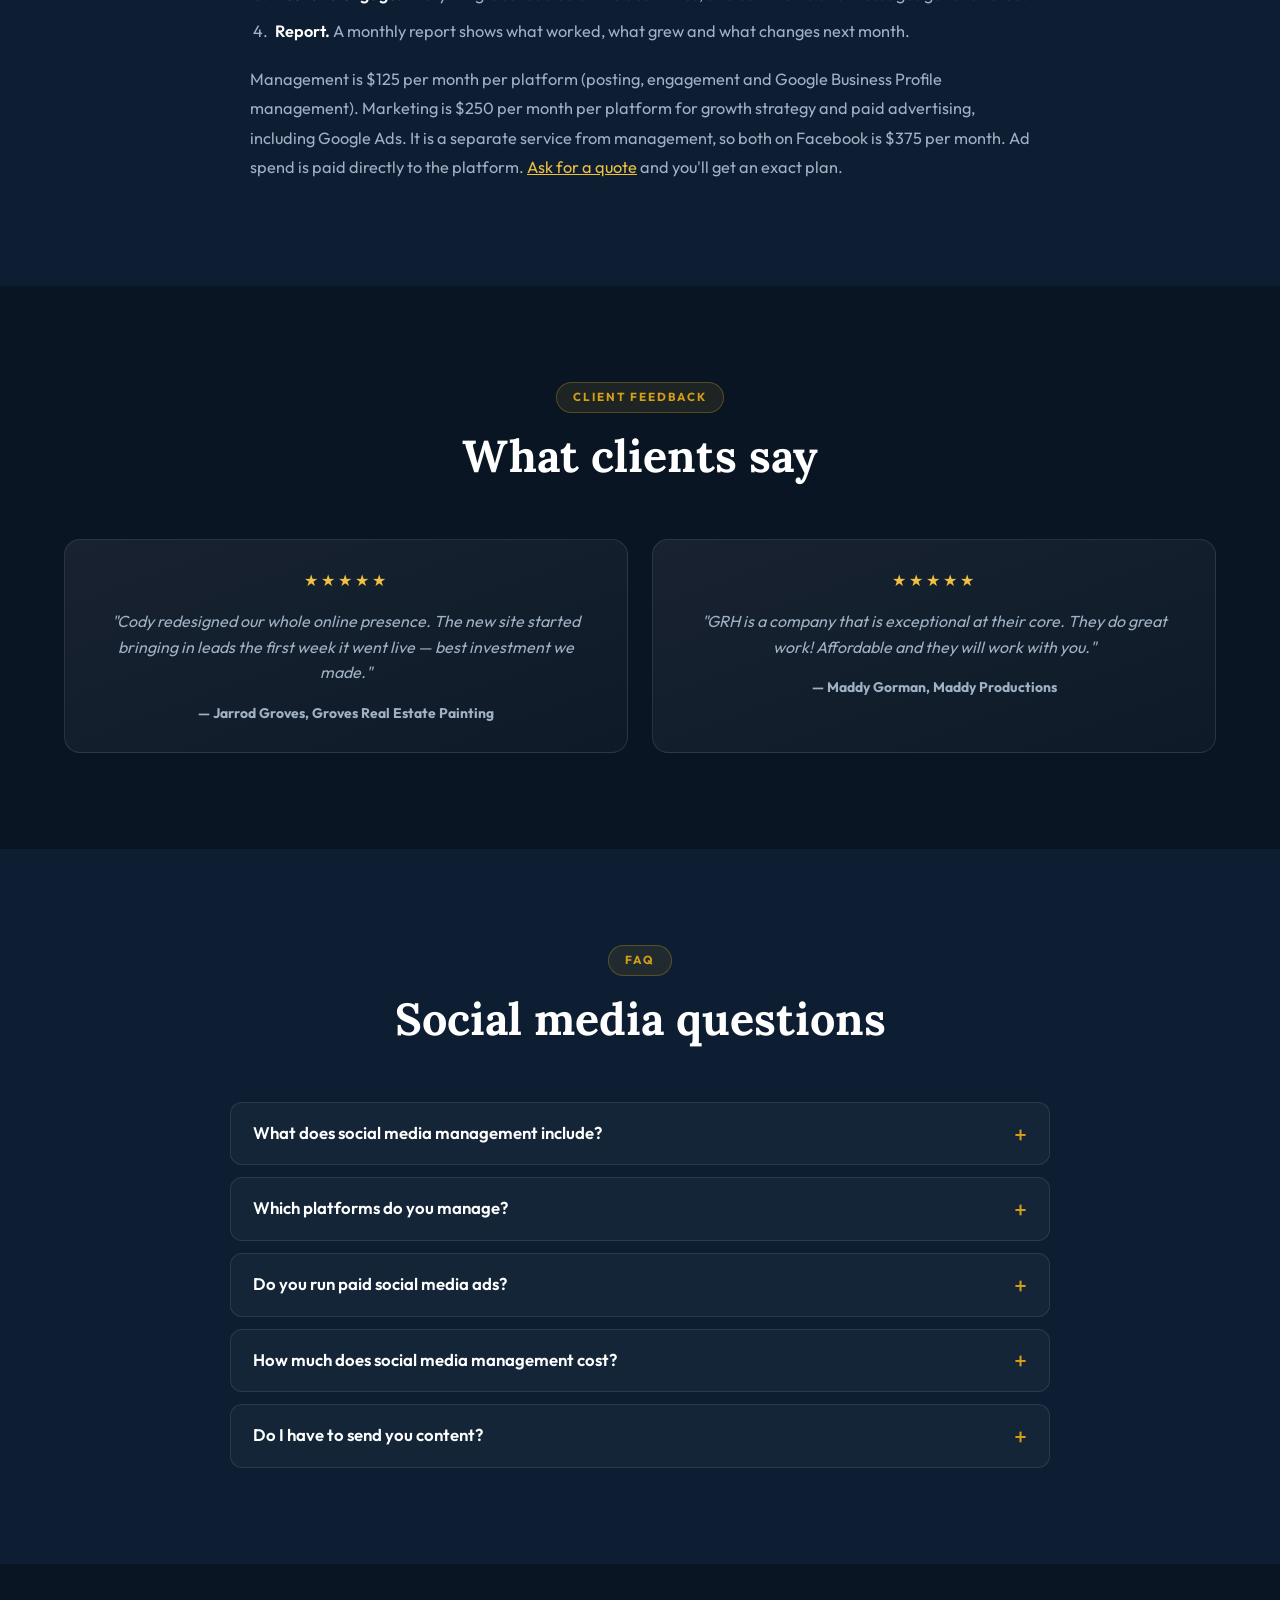
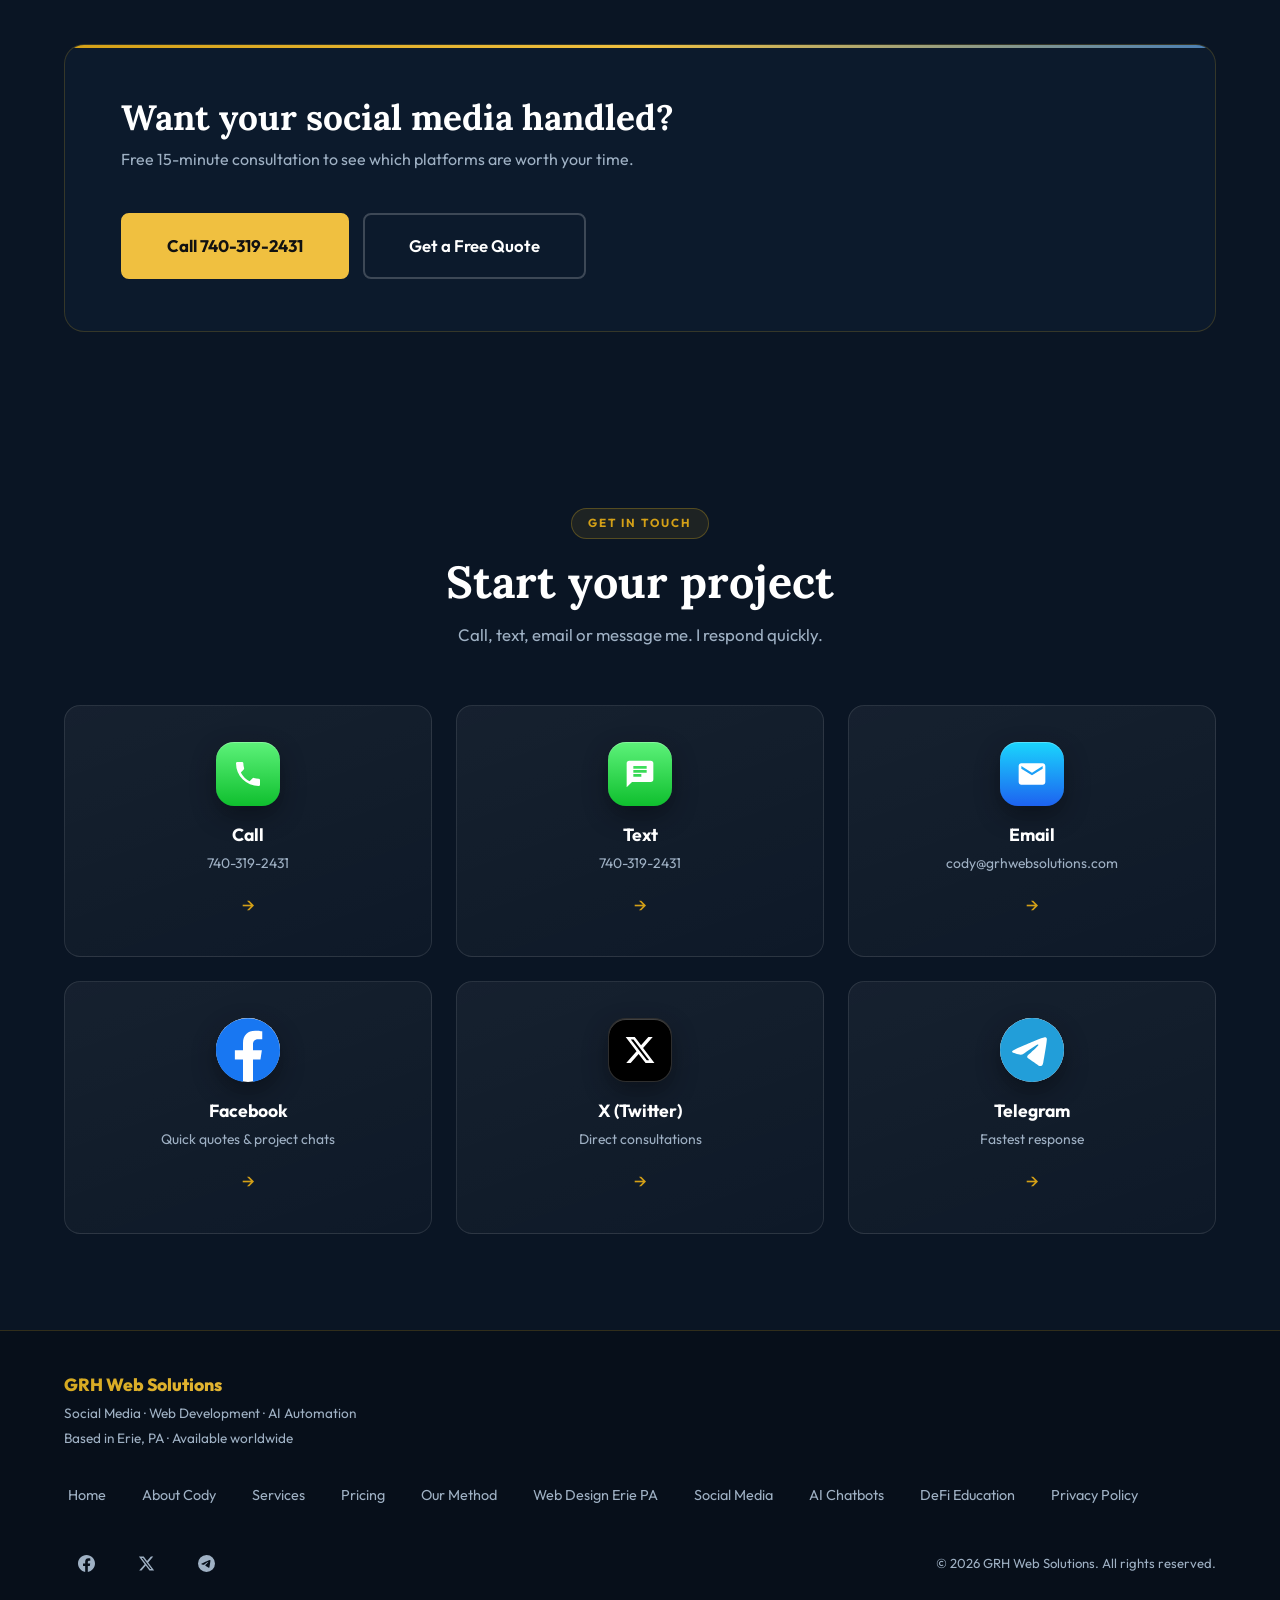
<file: social-media-management.html>
<!DOCTYPE html>
<html lang="en">
<head>
    <!-- Google tag (gtag.js) -->
    <script async src="https://www.googletagmanager.com/gtag/js?id=G-C15HK9LHY8"></script>
    <script>
      window.dataLayer = window.dataLayer || [];
      function gtag(){dataLayer.push(arguments);}
      gtag('js', new Date());

      gtag('config', 'G-C15HK9LHY8');
    </script>
    <!-- Meta Pixel -->
    <script src="meta-pixel.js?v=20261112a"></script>
    <meta charset="UTF-8">
    <meta name="viewport" content="width=device-width, initial-scale=1.0">
    <meta http-equiv="X-UA-Compatible" content="IE=edge">

    <title>Social Media Management in Erie, PA | GRH Web Solutions</title>
    <meta name="description" content="Social media management for small businesses in Erie, PA and beyond: content, graphics, posting, engagement and monthly reports. Call or text 740-319-2431.">
    <meta name="author" content="Cody Hoepfl">
    <meta name="robots" content="index, follow">
    <link rel="canonical" href="https://grhwebsolutions.com/social-media-management.html">

    <meta property="og:type" content="website">
    <meta property="og:url" content="https://grhwebsolutions.com/social-media-management.html">
    <meta property="og:title" content="Social Media Management | GRH Web Solutions">
    <meta property="og:description" content="Consistent, professional social media without the time drain: strategy, content, posting, engagement and monthly reports.">
    <meta property="og:image" content="https://grhwebsolutions.com/images/og-image.jpg">
    <meta property="og:image:width" content="1200">
    <meta property="og:image:height" content="630">
    <meta property="og:image:alt" content="GRH Web Solutions logo: web design, social media and AI automation in Erie, PA">
    <meta property="og:site_name" content="GRH Web Solutions">
    <meta property="og:locale" content="en_US">
    <meta name="twitter:card" content="summary_large_image">
    <meta name="twitter:site" content="@gainrangerheffe">
    <meta name="twitter:image:alt" content="GRH Web Solutions logo: web design, social media and AI automation in Erie, PA">

    <meta name="theme-color" content="#0A1524">

    <link rel="dns-prefetch" href="//fonts.googleapis.com">
    <link rel="preconnect" href="https://fonts.googleapis.com">
    <link rel="preconnect" href="https://fonts.gstatic.com" crossorigin>

    <link rel="icon" type="image/png" sizes="32x32" href="images/favicon-32.png">
    <link rel="apple-touch-icon" sizes="180x180" href="images/apple-touch-icon.png">

    <link rel="stylesheet" href="style.css?v=20261022a">
    <script src="script.js?v=20261112a" defer></script>
    <script type="application/ld+json">
    {
      "@context": "https://schema.org",
      "@graph": [
        {
          "@type": "BreadcrumbList",
          "itemListElement": [
            {
              "@type": "ListItem",
              "position": 1,
              "name": "Home",
              "item": "https://grhwebsolutions.com/"
            },
            {
              "@type": "ListItem",
              "position": 2,
              "name": "Services",
              "item": "https://grhwebsolutions.com/services.html"
            },
            {
              "@type": "ListItem",
              "position": 3,
              "name": "Social Media Management",
              "item": "https://grhwebsolutions.com/social-media-management.html"
            }
          ]
        },
        {
          "@type": "Service",
          "@id": "https://grhwebsolutions.com/social-media-management.html#service",
          "name": "Social Media Management",
          "url": "https://grhwebsolutions.com/social-media-management.html",
          "serviceType": "Social media marketing",
          "description": "Content strategy, custom graphics and copywriting, scheduled posting, community engagement, paid social ads and monthly analytics across Instagram, Facebook, TikTok, X and LinkedIn.",
          "provider": {
            "@type": "ProfessionalService",
            "@id": "https://grhwebsolutions.com/#business",
            "name": "GRH Web Solutions",
            "telephone": "+1-740-319-2431",
            "url": "https://grhwebsolutions.com/"
          },
          "areaServed": [
            {
              "@type": "City",
              "name": "Erie",
              "containedInPlace": {
                "@type": "State",
                "name": "Pennsylvania"
              }
            },
            {
              "@type": "Country",
              "name": "United States"
            }
          ]
        },
        {
          "@type": "FAQPage",
          "@id": "https://grhwebsolutions.com/social-media-management.html#faq",
          "mainEntity": [
            {
              "@type": "Question",
              "name": "What does social media management include?",
              "acceptedAnswer": {
                "@type": "Answer",
                "text": "Content strategy and an editorial calendar, custom graphics and copywriting, scheduled posting, community engagement and replies, audience growth tactics, and a monthly analytics report."
              }
            },
            {
              "@type": "Question",
              "name": "Which platforms do you manage?",
              "acceptedAnswer": {
                "@type": "Answer",
                "text": "Instagram, Facebook, TikTok, X and LinkedIn. Most businesses do best focusing on the two or three where their customers actually spend time."
              }
            },
            {
              "@type": "Question",
              "name": "Do you run paid social media ads?",
              "acceptedAnswer": {
                "@type": "Answer",
                "text": "Yes. Facebook and Instagram ad campaigns can be added on top of organic posting, with targeting set up for your area and your ideal customer."
              }
            },
            {
              "@type": "Question",
              "name": "How much does social media management cost?",
              "acceptedAnswer": {
                "@type": "Answer",
                "text": "Social media management is $125 per month per platform and covers posting, engagement and Google Business Profile management. Social media marketing is $250 per month per platform for growth strategy and paid advertising, including Google Ads. It is a separate service from management, so both on Facebook is $375 per month. Ad spend is paid directly to the platform. You'll get an exact plan after a free 15-minute consultation."
              }
            },
            {
              "@type": "Question",
              "name": "Do I have to send you content?",
              "acceptedAnswer": {
                "@type": "Answer",
                "text": "No. GRH creates the graphics and writes the captions. Photos of your real work, team and location help a lot, so Cody will ask for those when you have them."
              }
            }
          ]
        }
      ]
    }
    </script>
</head>
<body>
    <noscript><img height="1" width="1" style="display:none" alt="" src="https://www.facebook.com/tr?id=1861907667802179&amp;ev=PageView&amp;noscript=1"></noscript>
    <a href="#main" class="skip-link">Skip to content</a>

    <!-- Navigation -->
    <header class="header-nav" role="banner">
        <div class="nav-container">
            <a href="/" class="nav-logo" aria-label="GRH Web Solutions home">
                <img src="images/grh-logo-88.webp" alt="" width="44" height="44">
                <span class="nav-logo-text">GRH Web Solutions</span>
            </a>
            <nav class="nav-links" id="nav-links" aria-label="Main navigation">
                <a href="/" class="nav-link">Home</a>
                <a href="/about.html" class="nav-link">About</a>
                <a href="/services.html" class="nav-link active" aria-current="page">Services</a>
                <a href="/pricing.html" class="nav-link">Pricing</a>
                <a href="/methodology.html" class="nav-link">Method</a>
                <a href="/#portfolio" class="nav-link">Portfolio</a>
                <a href="#contact" class="nav-link">Contact</a>
            </nav>
            <button class="mobile-menu-btn" aria-label="Toggle navigation menu" aria-expanded="false" aria-controls="nav-links">
                <span></span>
                <span></span>
                <span></span>
            </button>
        </div>
    </header>

    <main id="main">

        <section class="page-hero" aria-label="Page introduction">
            <div class="page-hero-bg-grid" aria-hidden="true"></div>
            <div class="container">
                <span class="section-tag">Social Media</span>
                <h1>Social Media Management for Small Businesses</h1>
                <p>Show up consistently where your customers scroll, without spending your evenings making posts. GRH handles the strategy, content, posting and replies.</p>
                <div class="hero-ctas" style="justify-content: center;">
                    <a href="/?topic=Social%20media%20management#quote" class="btn-primary">Get a Free Quote</a>
                    <a href="tel:+17403192431" class="btn-ghost btn-icon" data-track="call">Call 740-319-2431</a>
                </div>
            </div>
        </section>

        <section id="included" class="service-detail" aria-labelledby="included-heading">
            <div class="container">
                <div class="service-detail-inner">
                    <div class="service-detail-text" data-aos>
                        <span class="section-tag">Done for you</span>
                        <h2 id="included-heading">Consistent posting that builds trust</h2>
                        <p>A business that posts regularly looks open, busy and trustworthy. One that last posted in 2022 looks closed. Most owners know this, but there are only so many hours in the day.</p>
                        <p>GRH plans a month of content around your services, seasons and promotions, designs the graphics, writes the captions, schedules everything, and replies to comments and messages so you don't miss a lead.</p>
                    </div>
                    <div class="service-detail-visual" data-aos data-aos-delay="150">
                        <h3 class="included-heading">What's included</h3>
                        <ul class="service-feature-list">
                            <li><span class="feature-dot"></span>Content strategy and editorial calendar</li>
                            <li><span class="feature-dot"></span>Custom graphics and copywriting</li>
                            <li><span class="feature-dot"></span>Scheduled posting and publishing</li>
                            <li><span class="feature-dot"></span>Community engagement and replies</li>
                            <li><span class="feature-dot"></span>Audience growth tactics</li>
                            <li><span class="feature-dot"></span>Facebook and Instagram ads (optional)</li>
                            <li><span class="feature-dot"></span>Monthly analytics report</li>
                            <li><span class="feature-dot"></span>Platforms: Instagram, Facebook, TikTok, X, LinkedIn</li>
                        </ul>
                    </div>
                </div>
            </div>
        </section>

        <section id="how" class="content-section alt" aria-labelledby="how-heading">
            <div class="container">
                <div class="prose">
                    <span class="section-tag">How it works</span>
                    <h2 id="how-heading">A simple monthly rhythm</h2>
                    <ol class="step-list">
                        <li><strong>Plan.</strong> A free consultation to learn your business, customers and goals, then a content calendar for the month.</li>
                        <li><strong>Create.</strong> Graphics and captions made for each platform, ready for your review.</li>
                        <li><strong>Post and engage.</strong> Everything is scheduled at the best times, and comments and messages get answered.</li>
                        <li><strong>Report.</strong> A monthly report shows what worked, what grew and what changes next month.</li>
                    </ol>
                    <p>Management is $125 per month per platform (posting, engagement and Google Business Profile management). Marketing is $250 per month per platform for growth strategy and paid advertising, including Google Ads. It is a separate service from management, so both on Facebook is $375 per month. Ad spend is paid directly to the platform. <a href="/?topic=Social%20media%20management#quote">Ask for a quote</a> and you'll get an exact plan.</p>
                </div>
            </div>
        </section>

        <section class="services-section" aria-labelledby="testimonials-heading">
            <div class="container">
                <div class="section-header">
                    <span class="section-tag">Client Feedback</span>
                    <h2 id="testimonials-heading">What clients say</h2>
                </div>
                <div class="crypto-grid">
                    <div class="crypto-card" data-aos>
                        <div class="testimonial-stars" role="img" aria-label="5 out of 5 stars">★★★★★</div>
                        <blockquote class="testimonial-quote">"Cody redesigned our whole online presence. The new site started bringing in leads the first week it went live — best investment we made."</blockquote>
                        <p class="testimonial-author">— Jarrod Groves, Groves Real Estate Painting</p>
                    </div>
                    <div class="crypto-card" data-aos>
                        <div class="testimonial-stars" role="img" aria-label="5 out of 5 stars">★★★★★</div>
                        <blockquote class="testimonial-quote">"GRH is a company that is exceptional at their core. They do great work! Affordable and they will work with you."</blockquote>
                        <p class="testimonial-author">— Maddy Gorman, Maddy Productions</p>
                    </div>
                </div>
            </div>
        </section>

        <section id="faq" class="faq-section" aria-labelledby="faq-heading">
            <div class="container">
                <div class="section-header">
                    <span class="section-tag">FAQ</span>
                    <h2 id="faq-heading">Social media questions</h2>
                </div>
                <div class="faq-list">
                    <details class="faq-item">
                        <summary><h3>What does social media management include?</h3></summary>
                        <p>Content strategy and an editorial calendar, custom graphics and copywriting, scheduled posting, community engagement and replies, audience growth tactics, and a monthly analytics report.</p>
                    </details>
                    <details class="faq-item">
                        <summary><h3>Which platforms do you manage?</h3></summary>
                        <p>Instagram, Facebook, TikTok, X and LinkedIn. Most businesses do best focusing on the two or three where their customers actually spend time.</p>
                    </details>
                    <details class="faq-item">
                        <summary><h3>Do you run paid social media ads?</h3></summary>
                        <p>Yes. Facebook and Instagram ad campaigns can be added on top of organic posting, with targeting set up for your area and your ideal customer.</p>
                    </details>
                    <details class="faq-item">
                        <summary><h3>How much does social media management cost?</h3></summary>
                        <p>Social media management is $125 per month per platform and covers posting, engagement and Google Business Profile management. Social media marketing is $250 per month per platform for growth strategy and paid advertising, including Google Ads. It is a separate service from management, so both on Facebook is $375 per month. Ad spend is paid directly to the platform. You'll get an exact plan after a free 15-minute consultation.</p>
                    </details>
                    <details class="faq-item">
                        <summary><h3>Do I have to send you content?</h3></summary>
                        <p>No. GRH creates the graphics and writes the captions. Photos of your real work, team and location help a lot, so Cody will ask for those when you have them.</p>
                    </details>
                </div>
            </div>
        </section>

        <section class="cta-section" aria-labelledby="cta-heading">
            <div class="container">
                <div class="cta-inner">
                    <div class="cta-text">
                        <h2 id="cta-heading">Want your social media handled?</h2>
                        <p>Free 15-minute consultation to see which platforms are worth your time.</p>
                    </div>
                    <div class="cta-buttons">
                        <a href="tel:+17403192431" class="btn-primary btn-lg" data-track="call">Call 740-319-2431</a>
                        <a href="/?topic=Social%20media%20management#quote" class="btn-ghost btn-lg">Get a Free Quote</a>
                    </div>
                </div>
            </div>
        </section>

        <!-- ── CONTACT ── -->
        <section id="contact" class="contact-section" aria-labelledby="contact-heading">
            <div class="container">
                <div class="section-header">
                    <span class="section-tag">Get In Touch</span>
                    <h2 id="contact-heading">Start your project</h2>
                    <p>Call, text, email or message me. I respond quickly.</p>
                </div>
                <div class="contact-grid">

                    <a href="tel:+17403192431" class="contact-card" data-track="call" aria-label="Call Cody at 740-319-2431">
                        <div class="contact-icon" aria-hidden="true">
                            <svg viewBox="0 0 24 24" width="32" height="32" aria-hidden="true"><path fill="currentColor" d="M6.62 10.79a15.05 15.05 0 0 0 6.59 6.59l2.2-2.2a1 1 0 0 1 1.02-.24c1.12.37 2.33.57 3.57.57a1 1 0 0 1 1 1V20a1 1 0 0 1-1 1A17 17 0 0 1 3 4a1 1 0 0 1 1-1h3.5a1 1 0 0 1 1 1c0 1.25.2 2.45.57 3.57a1 1 0 0 1-.25 1.02l-2.2 2.2z"/></svg>
                        </div>
                        <h3>Call</h3>
                        <p>740-319-2431</p>
                        <span class="contact-arrow" aria-hidden="true">→</span>
                    </a>

                    <a href="sms:+17403192431" class="contact-card" data-track="text" aria-label="Text Cody at 740-319-2431">
                        <div class="contact-icon" aria-hidden="true">
                            <svg viewBox="0 0 24 24" width="32" height="32" aria-hidden="true"><path fill="currentColor" d="M20 2H4a2 2 0 0 0-2 2v18l4-4h14a2 2 0 0 0 2-2V4a2 2 0 0 0-2-2zM7 9h10v2H7V9zm6 5H7v-2h6v2zm4-6H7V6h10v2z"/></svg>
                        </div>
                        <h3>Text</h3>
                        <p>740-319-2431</p>
                        <span class="contact-arrow" aria-hidden="true">→</span>
                    </a>

                    <a href="mailto:cody@grhwebsolutions.com" class="contact-card" aria-label="Send email to Cody">
                        <div class="contact-icon" aria-hidden="true">
                            <svg viewBox="0 0 24 24" width="32" height="32" aria-hidden="true">
                                <path fill="currentColor" d="M20 4H4c-1.1 0-2 .9-2 2v12c0 1.1.9 2 2 2h16c1.1 0 2-.9 2-2V6c0-1.1-.9-2-2-2zm0 4l-8 5-8-5V6l8 5 8-5v2z"/>
                            </svg>
                        </div>
                        <h3>Email</h3>
                        <p>cody@grhwebsolutions.com</p>
                        <span class="contact-arrow" aria-hidden="true">→</span>
                    </a>
                    <a href="https://www.facebook.com/GRHwebsolutions" class="contact-card" target="_blank" rel="noopener noreferrer" aria-label="Contact via Facebook Messenger">
                        <div class="contact-icon" aria-hidden="true">
                            <svg viewBox="0 0 24 24" width="32" height="32">
                                <path fill="currentColor" d="M24 12.073c0-6.627-5.373-12-12-12s-12 5.373-12 12c0 5.99 4.388 10.954 10.125 11.854v-8.385H7.078v-3.47h3.047V9.43c0-3.007 1.792-4.669 4.533-4.669 1.312 0 2.686.235 2.686.235v2.953H15.83c-1.491 0-1.956.925-1.956 1.874v2.25h3.328l-.532 3.47h-2.796v8.385C19.612 23.027 24 18.062 24 12.073z"/>
                            </svg>
                        </div>
                        <h3>Facebook</h3>
                        <p>Quick quotes &amp; project chats</p>
                        <span class="contact-arrow" aria-hidden="true">→</span>
                    </a>

                    <a href="https://x.com/gainrangerheffe" class="contact-card" target="_blank" rel="noopener noreferrer" aria-label="Contact via X (Twitter)">
                        <div class="contact-icon" aria-hidden="true">
                            <svg viewBox="0 0 24 24" width="32" height="32">
                                <path fill="currentColor" d="M18.244 2.25h3.308l-7.227 8.26 8.502 11.24H16.17l-5.214-6.817L4.99 21.75H1.68l7.73-8.835L1.254 2.25H8.08l4.713 6.231zm-1.161 17.52h1.833L7.084 4.126H5.117z"/>
                            </svg>
                        </div>
                        <h3>X (Twitter)</h3>
                        <p>Direct consultations</p>
                        <span class="contact-arrow" aria-hidden="true">→</span>
                    </a>

                    <a href="https://t.me/gainrangershouse" class="contact-card" target="_blank" rel="noopener noreferrer" aria-label="Contact via Telegram">
                        <div class="contact-icon" aria-hidden="true">
                            <svg viewBox="0 0 24 24" width="32" height="32">
                                <path fill="currentColor" d="M11.944 0A12 12 0 0 0 0 12a12 12 0 0 0 12 12 12 12 0 0 0 12-12A12 12 0 0 0 12 0a12 12 0 0 0-.056 0zm4.962 7.224c.1-.002.321.023.465.14a.506.506 0 0 1 .171.325c.016.093.036.306.02.472-.18 1.898-.962 6.502-1.36 8.627-.168.9-.499 1.201-.82 1.23-.696.065-1.225-.46-1.9-.902-1.056-.693-1.653-1.124-2.678-1.8-1.185-.78-.417-1.21.258-1.91.177-.184 3.247-2.977 3.307-3.23.007-.032.014-.15-.056-.212s-.174-.041-.249-.024c-.106.024-1.793 1.14-5.061 3.345-.48.33-.913.49-1.302.48-.428-.008-1.252-.241-1.865-.44-.752-.245-1.349-.374-1.297-.789.027-.216.325-.437.893-.663 3.498-1.524 5.83-2.529 6.998-3.014 3.332-1.386 4.025-1.627 4.476-1.635z"/>
                            </svg>
                        </div>
                        <h3>Telegram</h3>
                        <p>Fastest response</p>
                        <span class="contact-arrow" aria-hidden="true">→</span>
                    </a>

                </div>
            </div>
        </section>

    </main>

    <footer class="footer" role="contentinfo">
        <div class="container">
            <div class="footer-inner">
                <div class="footer-brand">
                    <span class="footer-logo-text">GRH Web Solutions</span>
                    <p>Social Media · Web Development · AI Automation</p>
                    <p class="footer-location">Based in Erie, PA &middot; Available worldwide</p>
                </div>
                <nav class="footer-links" aria-label="Footer navigation">
                    <a href="/">Home</a>
                    <a href="/about.html">About Cody</a>
                    <a href="/services.html">Services</a>
                    <a href="/pricing.html">Pricing</a>
                    <a href="/methodology.html">Our Method</a>
                    <a href="/web-design-erie-pa.html">Web Design Erie PA</a>
                    <a href="/social-media-management.html">Social Media</a>
                    <a href="/ai-chatbots.html">AI Chatbots</a>
                    <a href="/defi.html">DeFi Education</a>
                    <a href="/privacy.html">Privacy Policy</a>
                </nav>
                <div class="footer-social" aria-label="Social media links">
                    <a href="https://www.facebook.com/GRHwebsolutions" aria-label="Facebook" target="_blank" rel="noopener noreferrer">
                        <svg viewBox="0 0 24 24" aria-hidden="true"><path fill="currentColor" d="M24 12.073c0-6.627-5.373-12-12-12s-12 5.373-12 12c0 5.99 4.388 10.954 10.125 11.854v-8.385H7.078v-3.47h3.047V9.43c0-3.007 1.792-4.669 4.533-4.669 1.312 0 2.686.235 2.686.235v2.953H15.83c-1.491 0-1.956.925-1.956 1.874v2.25h3.328l-.532 3.47h-2.796v8.385C19.612 23.027 24 18.062 24 12.073z"/></svg>
                    </a>
                    <a href="https://x.com/gainrangerheffe" aria-label="X (Twitter)" target="_blank" rel="noopener noreferrer">
                        <svg viewBox="0 0 24 24" aria-hidden="true"><path fill="currentColor" d="M18.244 2.25h3.308l-7.227 8.26 8.502 11.24H16.17l-5.214-6.817L4.99 21.75H1.68l7.73-8.835L1.254 2.25H8.08l4.713 6.231zm-1.161 17.52h1.833L7.084 4.126H5.117z"/></svg>
                    </a>
                    <a href="https://t.me/gainrangershouse" aria-label="Telegram" target="_blank" rel="noopener noreferrer">
                        <svg viewBox="0 0 24 24" aria-hidden="true"><path fill="currentColor" d="M11.944 0A12 12 0 0 0 0 12a12 12 0 0 0 12 12 12 12 0 0 0 12-12A12 12 0 0 0 12 0a12 12 0 0 0-.056 0zm4.962 7.224c.1-.002.321.023.465.14a.506.506 0 0 1 .171.325c.016.093.036.306.02.472-.18 1.898-.962 6.502-1.36 8.627-.168.9-.499 1.201-.82 1.23-.696.065-1.225-.46-1.9-.902-1.056-.693-1.653-1.124-2.678-1.8-1.185-.78-.417-1.21.258-1.91.177-.184 3.247-2.977 3.307-3.23.007-.032.014-.15-.056-.212s-.174-.041-.249-.024c-.106.024-1.793 1.14-5.061 3.345-.48.33-.913.49-1.302.48-.428-.008-1.252-.241-1.865-.44-.752-.245-1.349-.374-1.297-.789.027-.216.325-.437.893-.663 3.498-1.524 5.83-2.529 6.998-3.014 3.332-1.386 4.025-1.627 4.476-1.635z"/></svg>
                    </a>
                </div>
                <p class="footer-copy">&copy; 2026 GRH Web Solutions. All rights reserved.</p>
            </div>
        </div>
    </footer>

    <nav class="mobile-cta-bar" aria-label="Quick contact">
        <a href="tel:+17403192431" data-track="call">
            <svg viewBox="0 0 24 24" width="20" height="20" aria-hidden="true"><path fill="currentColor" d="M6.62 10.79a15.05 15.05 0 0 0 6.59 6.59l2.2-2.2a1 1 0 0 1 1.02-.24c1.12.37 2.33.57 3.57.57a1 1 0 0 1 1 1V20a1 1 0 0 1-1 1A17 17 0 0 1 3 4a1 1 0 0 1 1-1h3.5a1 1 0 0 1 1 1c0 1.25.2 2.45.57 3.57a1 1 0 0 1-.25 1.02l-2.2 2.2z"/></svg>
            Call
        </a>
        <a href="sms:+17403192431" data-track="text">
            <svg viewBox="0 0 24 24" width="20" height="20" aria-hidden="true"><path fill="currentColor" d="M20 2H4a2 2 0 0 0-2 2v18l4-4h14a2 2 0 0 0 2-2V4a2 2 0 0 0-2-2zM7 9h10v2H7V9zm6 5H7v-2h6v2zm4-6H7V6h10v2z"/></svg>
            Text
        </a>
        <a href="/#quote" class="mobile-cta-primary">Free Quote</a>
    </nav>

    <a href="#" id="backToTop" class="back-to-top" aria-label="Back to top">
        <svg width="20" height="20" viewBox="0 0 24 24" fill="currentColor" aria-hidden="true">
            <path d="M12 5l-7 7h5v7h4v-7h5l-7-7z"/>
        </svg>
    </a>

</body>
</html>
</file>
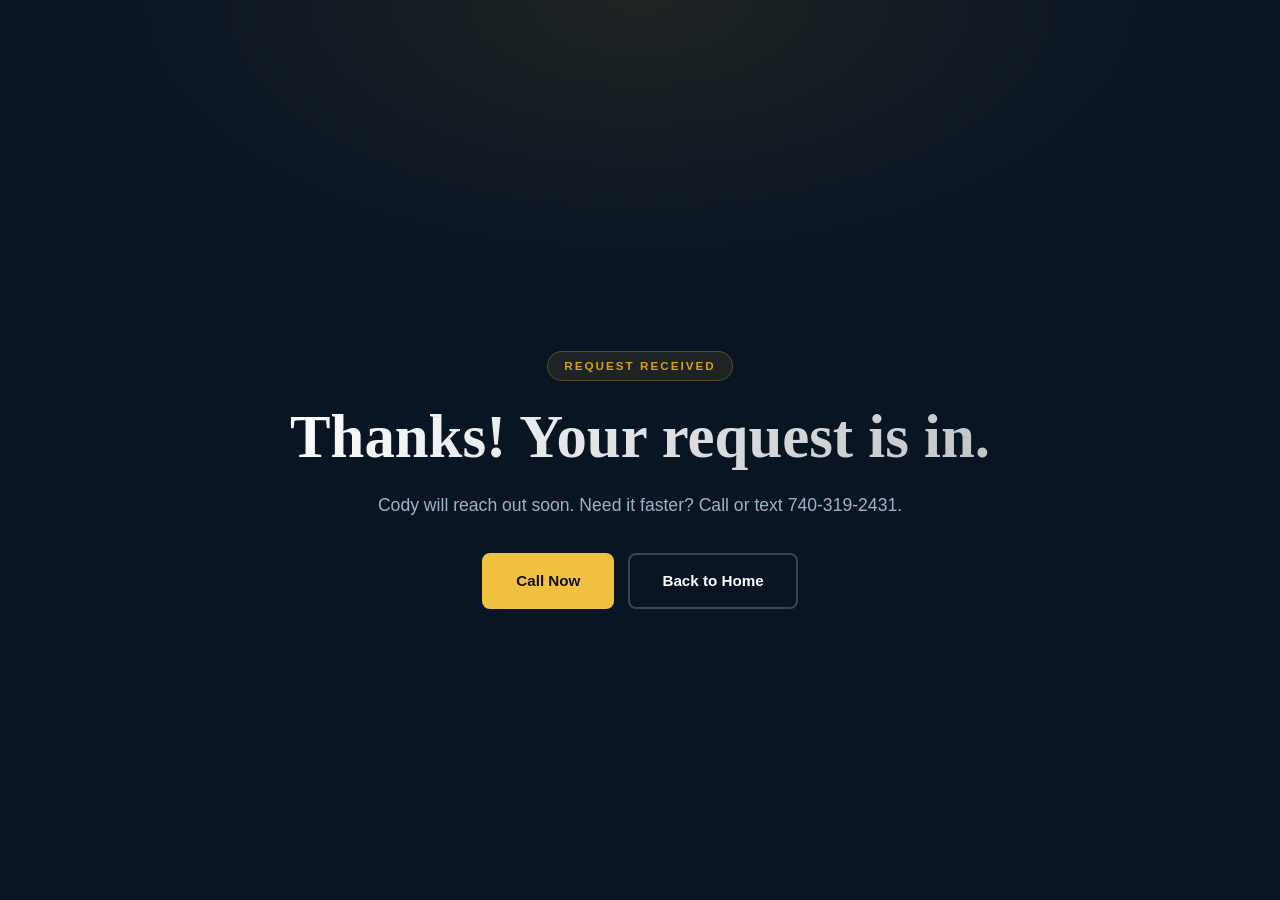
<file: thanks.html>
<!DOCTYPE html>
<html lang="en">
<head>
    <meta charset="UTF-8">
    <meta name="viewport" content="width=device-width, initial-scale=1.0">
    <meta name="robots" content="noindex">
    <title>Thanks! | GRH Web Solutions</title>
    <link rel="icon" type="image/png" sizes="32x32" href="images/favicon-32.png">
    <link rel="stylesheet" href="style.css?v=20261022a">
    <!-- Meta Pixel -->
    <script src="meta-pixel.js?v=20261112a"></script>
</head>
<body>
    <noscript><img height="1" width="1" style="display:none" alt="" src="https://www.facebook.com/tr?id=1861907667802179&amp;ev=PageView&amp;noscript=1"></noscript>
    <main id="main" class="page-hero" style="min-height:100vh;display:flex;flex-direction:column;justify-content:center;">
        <div class="container">
            <span class="section-tag">Request received</span>
            <h1>Thanks! Your request is in.</h1>
            <p>Cody will reach out soon. Need it faster? Call or text 740-319-2431.</p>
            <div class="cta-buttons" style="justify-content:center;">
                <a href="tel:+17403192431" class="btn-primary">Call Now</a>
                <a href="/" class="btn-ghost">Back to Home</a>
            </div>
        </div>
    </main>
</body>
</html>
</file>
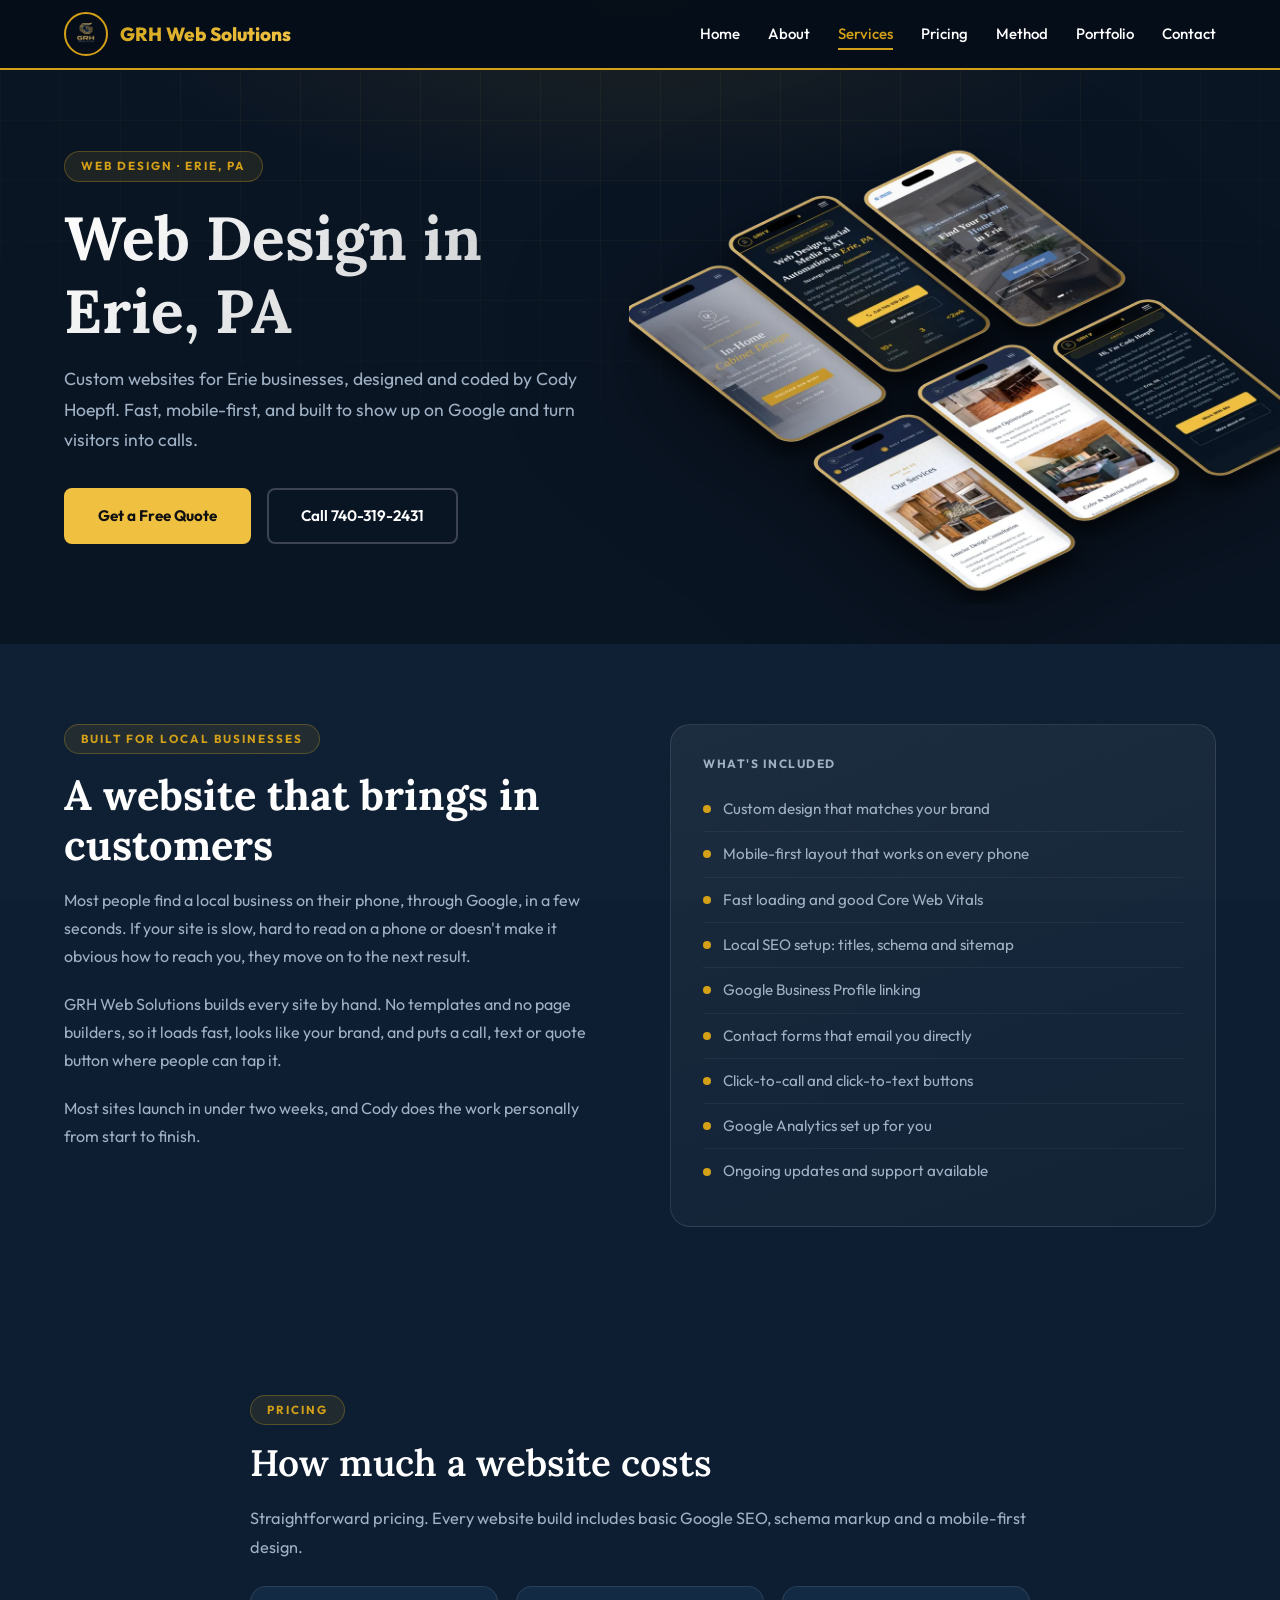
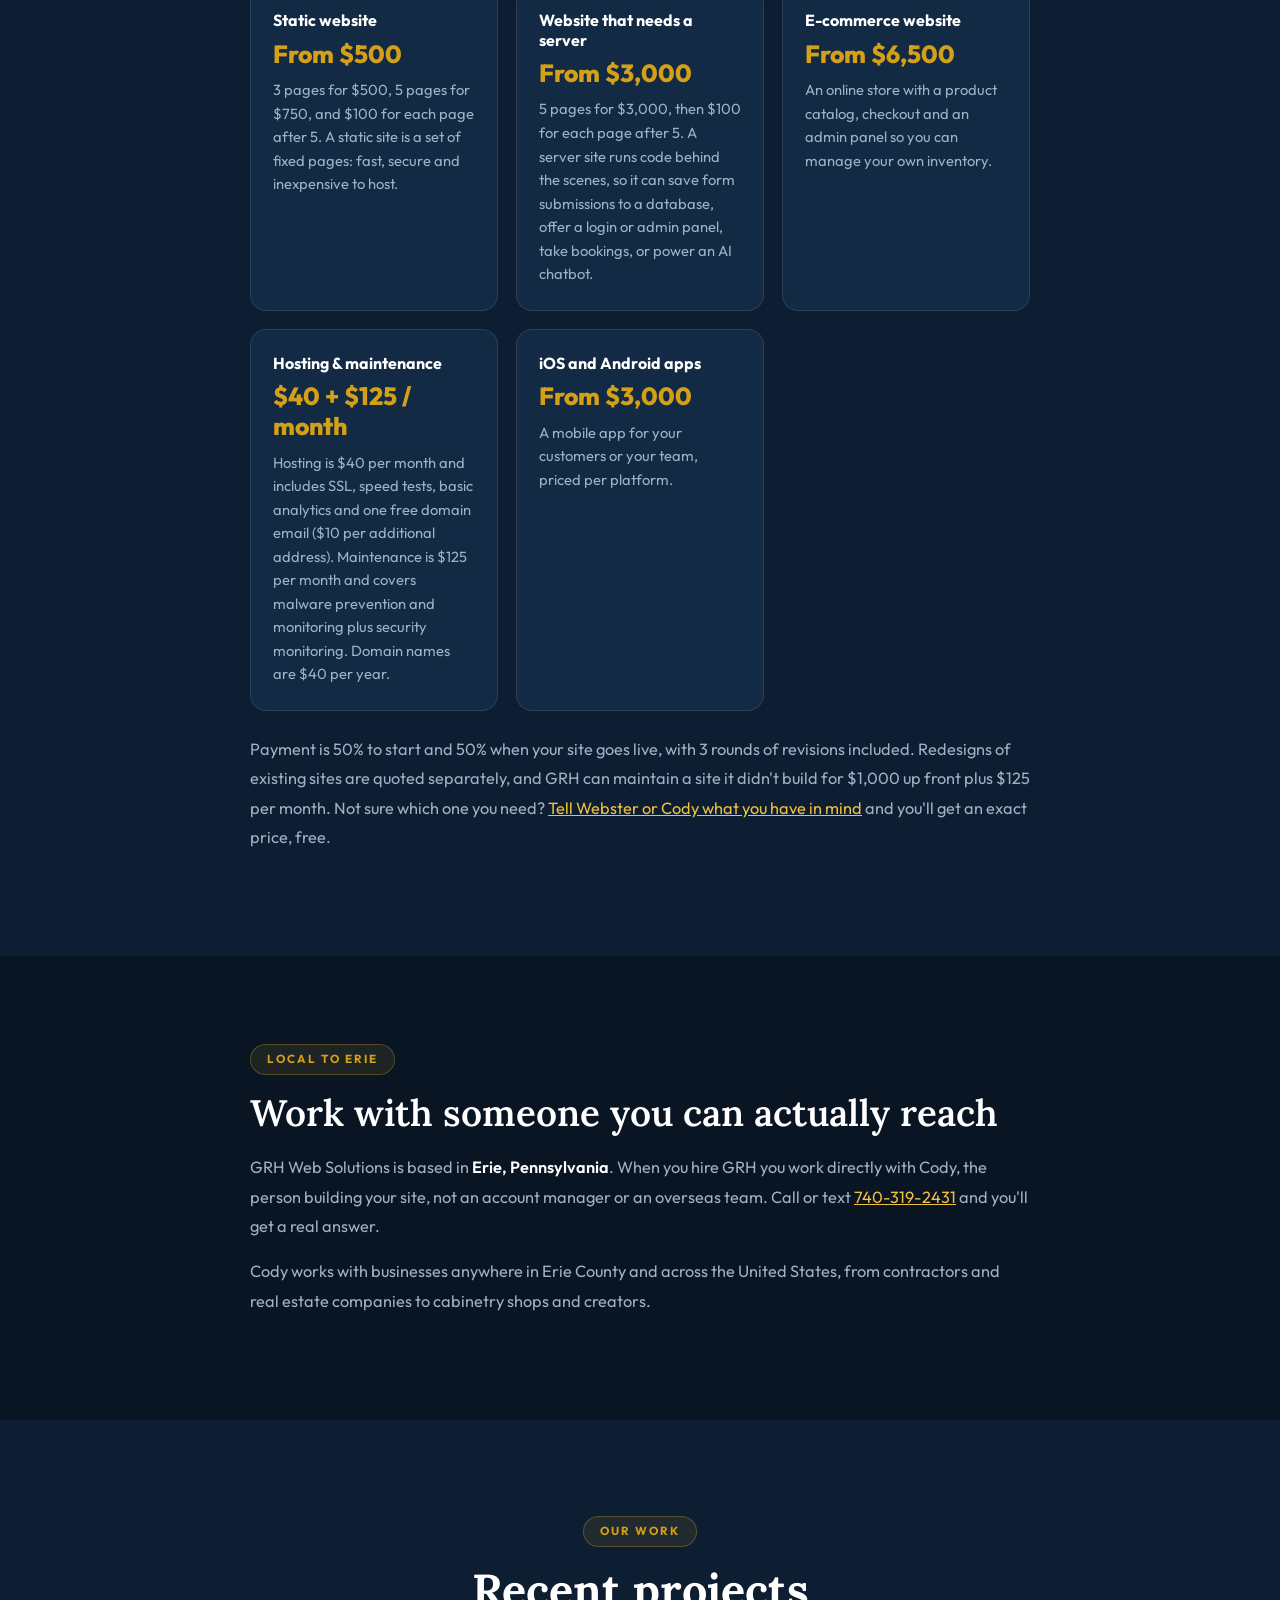
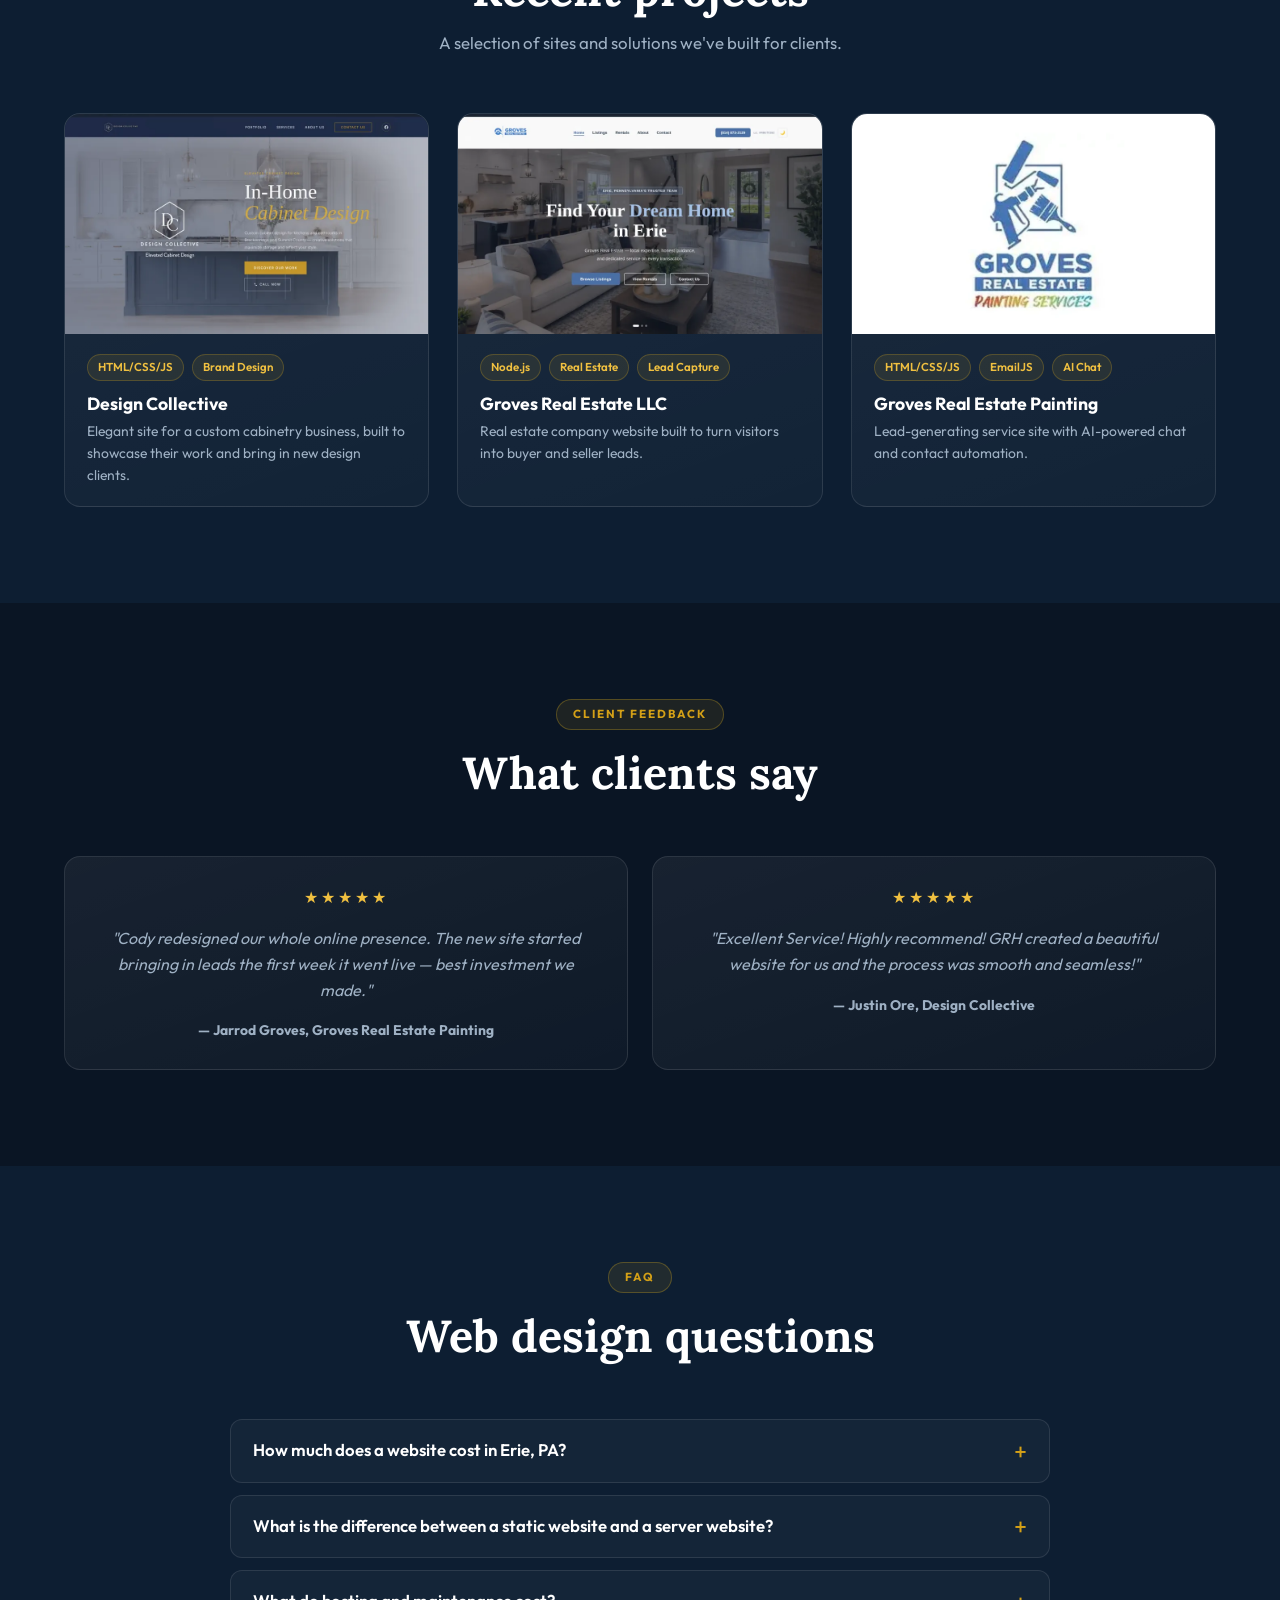
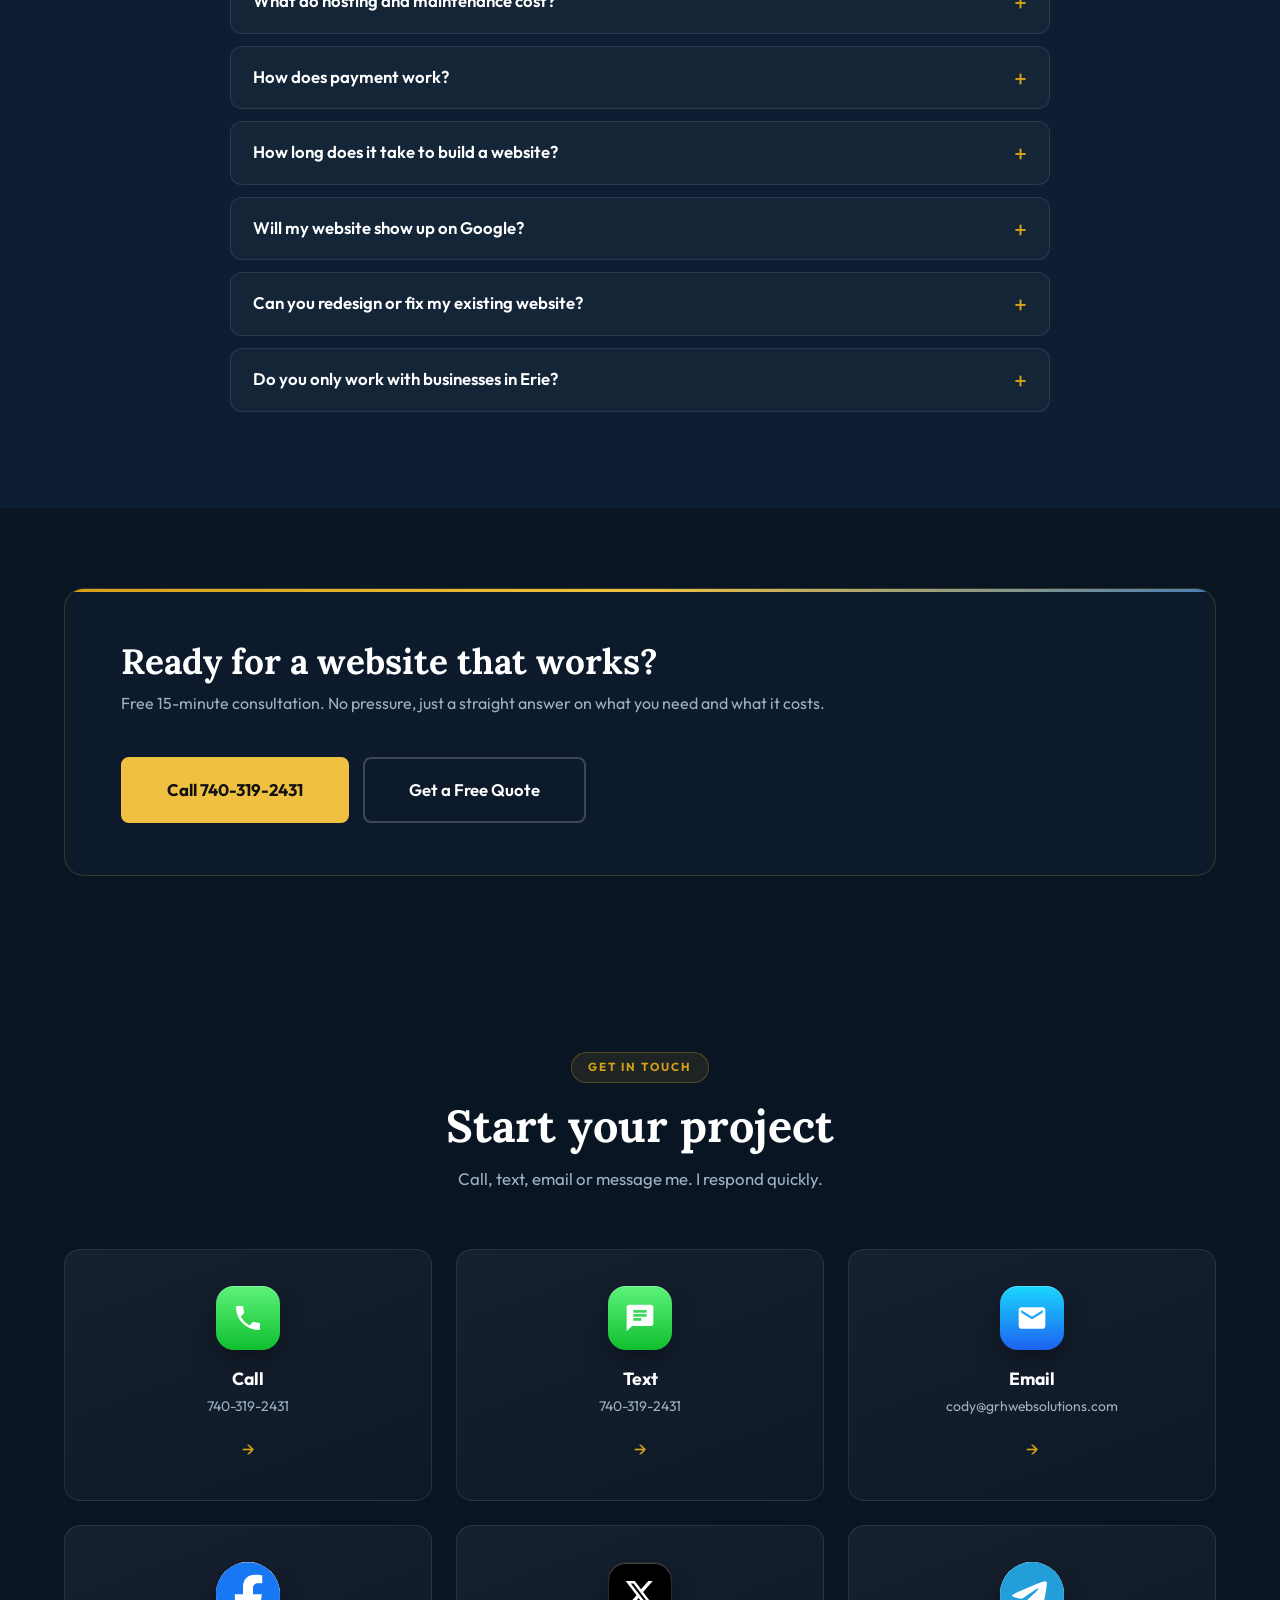
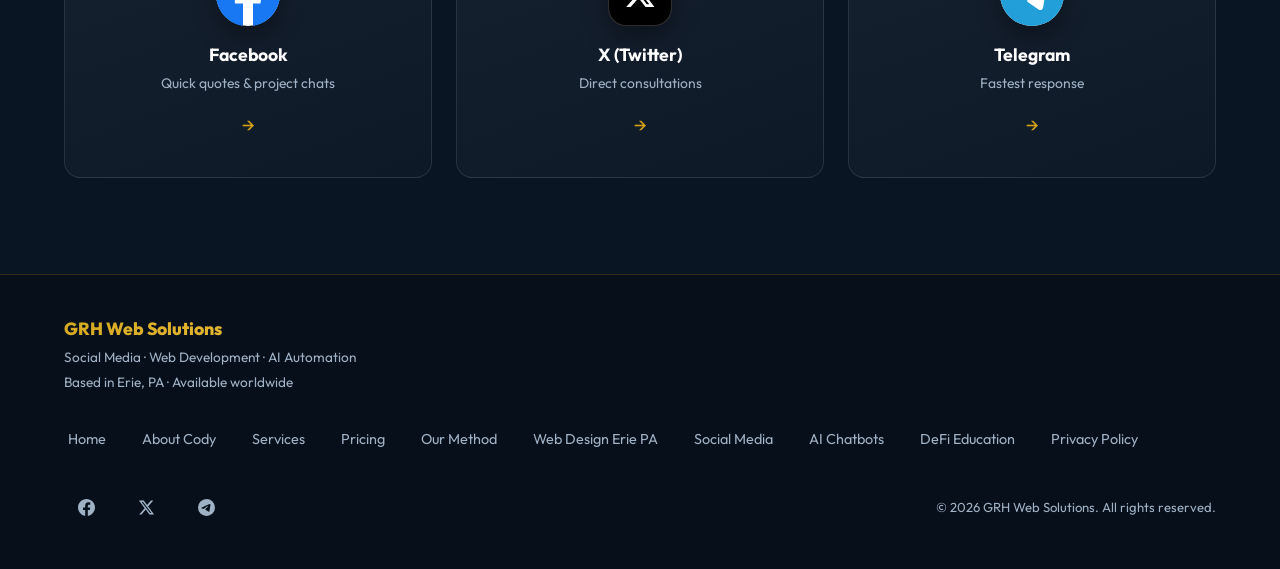
<file: web-design-erie-pa.html>
<!DOCTYPE html>
<html lang="en">
<head>
    <!-- Google tag (gtag.js) -->
    <script async src="https://www.googletagmanager.com/gtag/js?id=G-C15HK9LHY8"></script>
    <script>
      window.dataLayer = window.dataLayer || [];
      function gtag(){dataLayer.push(arguments);}
      gtag('js', new Date());

      gtag('config', 'G-C15HK9LHY8');
    </script>
    <!-- Meta Pixel -->
    <script src="meta-pixel.js?v=20261112a"></script>
    <meta charset="UTF-8">
    <meta name="viewport" content="width=device-width, initial-scale=1.0">
    <meta http-equiv="X-UA-Compatible" content="IE=edge">

    <title>Web Design in Erie, PA | Custom Websites | GRH Web Solutions</title>
    <meta name="description" content="Custom web design in Erie, PA by Cody Hoepfl. Fast, mobile-first websites coded by hand, from $500 for a simple site. Call or text 740-319-2431 for a free quote.">
    <meta name="author" content="Cody Hoepfl">
    <meta name="robots" content="index, follow">
    <link rel="canonical" href="https://grhwebsolutions.com/web-design-erie-pa.html">

    <meta property="og:type" content="website">
    <meta property="og:url" content="https://grhwebsolutions.com/web-design-erie-pa.html">
    <meta property="og:title" content="Web Design in Erie, PA | GRH Web Solutions">
    <meta property="og:description" content="Custom, mobile-first websites for Erie businesses, built to show up on Google and turn visitors into calls. Simple sites from $500.">
    <meta property="og:image" content="https://grhwebsolutions.com/images/og-image.jpg">
    <meta property="og:image:width" content="1200">
    <meta property="og:image:height" content="630">
    <meta property="og:image:alt" content="GRH Web Solutions logo: web design, social media and AI automation in Erie, PA">
    <meta property="og:site_name" content="GRH Web Solutions">
    <meta property="og:locale" content="en_US">
    <meta name="twitter:card" content="summary_large_image">
    <meta name="twitter:site" content="@gainrangerheffe">
    <meta name="twitter:image:alt" content="GRH Web Solutions logo: web design, social media and AI automation in Erie, PA">

    <meta name="theme-color" content="#0A1524">

    <link rel="dns-prefetch" href="//fonts.googleapis.com">
    <link rel="preconnect" href="https://fonts.googleapis.com">
    <link rel="preconnect" href="https://fonts.gstatic.com" crossorigin>

    <link rel="icon" type="image/png" sizes="32x32" href="images/favicon-32.png">
    <link rel="apple-touch-icon" sizes="180x180" href="images/apple-touch-icon.png">

    <link rel="stylesheet" href="style.css?v=20261022a">
    <script src="script.js?v=20261112a" defer></script>
    <script type="application/ld+json">
    {
      "@context": "https://schema.org",
      "@graph": [
        {
          "@type": "BreadcrumbList",
          "itemListElement": [
            {
              "@type": "ListItem",
              "position": 1,
              "name": "Home",
              "item": "https://grhwebsolutions.com/"
            },
            {
              "@type": "ListItem",
              "position": 2,
              "name": "Services",
              "item": "https://grhwebsolutions.com/services.html"
            },
            {
              "@type": "ListItem",
              "position": 3,
              "name": "Web Design in Erie, PA",
              "item": "https://grhwebsolutions.com/web-design-erie-pa.html"
            }
          ]
        },
        {
          "@type": "Service",
          "@id": "https://grhwebsolutions.com/web-design-erie-pa.html#service",
          "name": "Web Design in Erie, PA",
          "url": "https://grhwebsolutions.com/web-design-erie-pa.html",
          "serviceType": "Web design and development",
          "description": "Custom-designed, hand-coded, mobile-first websites for small businesses in Erie, PA and across the United States.",
          "provider": {
            "@type": "ProfessionalService",
            "@id": "https://grhwebsolutions.com/#business",
            "name": "GRH Web Solutions",
            "telephone": "+1-740-319-2431",
            "url": "https://grhwebsolutions.com/"
          },
          "areaServed": [
            {
              "@type": "City",
              "name": "Erie",
              "containedInPlace": {
                "@type": "State",
                "name": "Pennsylvania"
              }
            },
            {
              "@type": "Country",
              "name": "United States"
            }
          ],
          "offers": [
            {
              "@type": "Offer",
              "name": "3-page static website",
              "price": "500",
              "priceCurrency": "USD"
            },
            {
              "@type": "Offer",
              "name": "5-page static website",
              "price": "750",
              "priceCurrency": "USD"
            },
            {
              "@type": "Offer",
              "name": "5-page website that needs a server",
              "price": "3000",
              "priceCurrency": "USD"
            },
            {
              "@type": "Offer",
              "name": "E-commerce website",
              "priceSpecification": {
                "@type": "PriceSpecification",
                "minPrice": 6500,
                "priceCurrency": "USD"
              }
            }
          ]
        },
        {
          "@type": "FAQPage",
          "@id": "https://grhwebsolutions.com/web-design-erie-pa.html#faq",
          "mainEntity": [
            {
              "@type": "Question",
              "name": "How much does a website cost in Erie, PA?",
              "acceptedAnswer": {
                "@type": "Answer",
                "text": "Here is the current pricing: a 3-page static website is $500 and a 5-page static website is $750, with each additional page $100. Websites that need a server (logins, databases, booking or a custom back end) start at $3,000 for 5 pages, and online stores start at $6,500. Every build includes basic Google SEO and schema markup. Call or text 740-319-2431 or use the quote form for an exact price."
              }
            },
            {
              "@type": "Question",
              "name": "What is the difference between a static website and a server website?",
              "acceptedAnswer": {
                "@type": "Answer",
                "text": "A static site is a set of fixed pages that is fast, secure and inexpensive to host. A server site runs code behind the scenes, so it can save form submissions to a database, offer a login or admin panel, take bookings, or power an AI chatbot."
              }
            },
            {
              "@type": "Question",
              "name": "What do hosting and maintenance cost?",
              "acceptedAnswer": {
                "@type": "Answer",
                "text": "Hosting is $40 per month and includes SSL, speed tests, basic analytics and one free domain email, with additional addresses at $10 each. Maintenance is $125 per month and covers malware prevention and monitoring plus security monitoring. Domain names are $40 per year. GRH Web Solutions can also maintain sites it did not build for $1,000 up front plus $125 per month."
              }
            },
            {
              "@type": "Question",
              "name": "How does payment work?",
              "acceptedAnswer": {
                "@type": "Answer",
                "text": "Website projects require a 50% deposit to start and the remaining 50% when the site goes live. Three rounds of revisions are included, and redesigns of existing sites are quoted separately."
              }
            },
            {
              "@type": "Question",
              "name": "How long does it take to build a website?",
              "acceptedAnswer": {
                "@type": "Answer",
                "text": "Most sites launch in under two weeks. Bigger builds with a server, online store or booking system are scoped during your free consultation, so you get a clear timeline before any work starts."
              }
            },
            {
              "@type": "Question",
              "name": "Will my website show up on Google?",
              "acceptedAnswer": {
                "@type": "Answer",
                "text": "Every site is built with an SEO foundation: fast load times, clean code, a proper title and description on every page, structured data that tells Google who you are and where you are, a sitemap, and help linking your Google Business Profile."
              }
            },
            {
              "@type": "Question",
              "name": "Can you redesign or fix my existing website?",
              "acceptedAnswer": {
                "@type": "Answer",
                "text": "Yes. If your current site is slow, outdated or not bringing in calls, Cody can redesign it or rebuild it from scratch and keep what already works."
              }
            },
            {
              "@type": "Question",
              "name": "Do you only work with businesses in Erie?",
              "acceptedAnswer": {
                "@type": "Answer",
                "text": "No. GRH Web Solutions is based in Erie, PA and works with businesses anywhere in the United States. Local clients get someone nearby they can call or text directly."
              }
            }
          ]
        }
      ]
    }
    </script>
</head>
<body>
    <noscript><img height="1" width="1" style="display:none" alt="" src="https://www.facebook.com/tr?id=1861907667802179&amp;ev=PageView&amp;noscript=1"></noscript>
    <a href="#main" class="skip-link">Skip to content</a>

    <!-- Navigation -->
    <header class="header-nav" role="banner">
        <div class="nav-container">
            <a href="/" class="nav-logo" aria-label="GRH Web Solutions home">
                <img src="images/grh-logo-88.webp" alt="" width="44" height="44">
                <span class="nav-logo-text">GRH Web Solutions</span>
            </a>
            <nav class="nav-links" id="nav-links" aria-label="Main navigation">
                <a href="/" class="nav-link">Home</a>
                <a href="/about.html" class="nav-link">About</a>
                <a href="/services.html" class="nav-link active" aria-current="page">Services</a>
                <a href="/pricing.html" class="nav-link">Pricing</a>
                <a href="/methodology.html" class="nav-link">Method</a>
                <a href="/#portfolio" class="nav-link">Portfolio</a>
                <a href="#contact" class="nav-link">Contact</a>
            </nav>
            <button class="mobile-menu-btn" aria-label="Toggle navigation menu" aria-expanded="false" aria-controls="nav-links">
                <span></span>
                <span></span>
                <span></span>
            </button>
        </div>
    </header>

    <main id="main">

        <section class="page-hero page-hero-split" aria-label="Page introduction">
            <div class="page-hero-bg-grid" aria-hidden="true"></div>
            <div class="container page-hero-split-inner">
                <div class="page-hero-text">
                <span class="section-tag">Web Design · Erie, PA</span>
                <h1>Web Design in Erie, PA</h1>
                <p>Custom websites for Erie businesses, designed and coded by Cody Hoepfl. Fast, mobile-first, and built to show up on Google and turn visitors into calls.</p>
                <div class="hero-ctas">
                    <a href="/?topic=New%20website#quote" class="btn-primary">Get a Free Quote</a>
                    <a href="tel:+17403192431" class="btn-ghost btn-icon" data-track="call">Call 740-319-2431</a>
                </div>
                </div>
                <div class="page-hero-visual">
                    <picture>
                        <source srcset="images/showcase-phones.webp" type="image/webp">
                        <img src="images/showcase-phones.jpg" alt="Phone screens showing websites built by GRH Web Solutions" width="1400" height="963" decoding="async">
                    </picture>
                </div>
            </div>
        </section>

        <section id="why" class="service-detail" aria-labelledby="why-heading">
            <div class="container">
                <div class="service-detail-inner">
                    <div class="service-detail-text" data-aos>
                        <span class="section-tag">Built for local businesses</span>
                        <h2 id="why-heading">A website that brings in customers</h2>
                        <p>Most people find a local business on their phone, through Google, in a few seconds. If your site is slow, hard to read on a phone or doesn't make it obvious how to reach you, they move on to the next result.</p>
                        <p>GRH Web Solutions builds every site by hand. No templates and no page builders, so it loads fast, looks like your brand, and puts a call, text or quote button where people can tap it.</p>
                        <p>Most sites launch in under two weeks, and Cody does the work personally from start to finish.</p>
                    </div>
                    <div class="service-detail-visual" data-aos data-aos-delay="150">
                        <h3 class="included-heading">What's included</h3>
                        <ul class="service-feature-list">
                            <li><span class="feature-dot"></span>Custom design that matches your brand</li>
                            <li><span class="feature-dot"></span>Mobile-first layout that works on every phone</li>
                            <li><span class="feature-dot"></span>Fast loading and good Core Web Vitals</li>
                            <li><span class="feature-dot"></span>Local SEO setup: titles, schema and sitemap</li>
                            <li><span class="feature-dot"></span>Google Business Profile linking</li>
                            <li><span class="feature-dot"></span>Contact forms that email you directly</li>
                            <li><span class="feature-dot"></span>Click-to-call and click-to-text buttons</li>
                            <li><span class="feature-dot"></span>Google Analytics set up for you</li>
                            <li><span class="feature-dot"></span>Ongoing updates and support available</li>
                        </ul>
                    </div>
                </div>
            </div>
        </section>

        <section id="pricing" class="content-section alt" aria-labelledby="pricing-heading">
            <div class="container">
                <div class="prose">
                    <span class="section-tag">Pricing</span>
                    <h2 id="pricing-heading">How much a website costs</h2>
                    <p>Straightforward pricing. Every website build includes basic Google SEO, schema markup and a mobile-first design.</p>
                    <div class="price-grid">
                        <div class="price-card">
                            <h3>Static website</h3>
                            <span class="price-amount">From $500</span>
                            <p>3 pages for $500, 5 pages for $750, and $100 for each page after 5. A static site is a set of fixed pages: fast, secure and inexpensive to host.</p>
                        </div>
                        <div class="price-card">
                            <h3>Website that needs a server</h3>
                            <span class="price-amount">From $3,000</span>
                            <p>5 pages for $3,000, then $100 for each page after 5. A server site runs code behind the scenes, so it can save form submissions to a database, offer a login or admin panel, take bookings, or power an AI chatbot.</p>
                        </div>
                        <div class="price-card">
                            <h3>E-commerce website</h3>
                            <span class="price-amount">From $6,500</span>
                            <p>An online store with a product catalog, checkout and an admin panel so you can manage your own inventory.</p>
                        </div>
                        <div class="price-card">
                            <h3>Hosting &amp; maintenance</h3>
                            <span class="price-amount">$40 + $125 / month</span>
                            <p>Hosting is $40 per month and includes SSL, speed tests, basic analytics and one free domain email ($10 per additional address). Maintenance is $125 per month and covers malware prevention and monitoring plus security monitoring. Domain names are $40 per year.</p>
                        </div>
                        <div class="price-card">
                            <h3>iOS and Android apps</h3>
                            <span class="price-amount">From $3,000</span>
                            <p>A mobile app for your customers or your team, priced per platform.</p>
                        </div>
                    </div>
                    <p class="price-note">Payment is 50% to start and 50% when your site goes live, with 3 rounds of revisions included. Redesigns of existing sites are quoted separately, and GRH can maintain a site it didn't build for $1,000 up front plus $125 per month. Not sure which one you need? <a href="/?topic=New%20website#quote">Tell Webster or Cody what you have in mind</a> and you'll get an exact price, free.</p>
                </div>
            </div>
        </section>

        <section id="local" class="content-section" aria-labelledby="local-heading">
            <div class="container">
                <div class="prose">
                    <span class="section-tag">Local to Erie</span>
                    <h2 id="local-heading">Work with someone you can actually reach</h2>
                    <p>GRH Web Solutions is based in <strong>Erie, Pennsylvania</strong>. When you hire GRH you work directly with Cody, the person building your site, not an account manager or an overseas team. Call or text <a href="tel:+17403192431">740-319-2431</a> and you'll get a real answer.</p>
                    <p>Cody works with businesses anywhere in Erie County and across the United States, from contractors and real estate companies to cabinetry shops and creators.</p>
                </div>
            </div>
        </section>

        <!-- ── PORTFOLIO ── -->
        <section id="portfolio" class="portfolio-section" aria-labelledby="portfolio-heading">
            <div class="container">
                <div class="section-header">
                    <span class="section-tag">Our Work</span>
                    <h2 id="portfolio-heading">Recent projects</h2>
                    <p>A selection of sites and solutions we've built for clients.</p>
                </div>
                <div class="portfolio-grid">

                    <article class="portfolio-item" data-aos>
                        <div class="portfolio-image">
                            <img src="images/work-designcollective.webp" alt="Design Collective website homepage: in-home cabinet design" loading="lazy" decoding="async" width="600" height="400">
                            <div class="portfolio-overlay">
                                <a href="https://designcollective.biz" class="portfolio-link" target="_blank" rel="noopener noreferrer">View Live Site <span class="sr-only">for Design Collective (opens in a new tab)</span> ↗</a>
                            </div>
                        </div>
                        <div class="portfolio-info">
                            <div class="portfolio-tags">
                                <span>HTML/CSS/JS</span><span>Brand Design</span>
                            </div>
                            <h3>Design Collective</h3>
                            <p>Elegant site for a custom cabinetry business, built to showcase their work and bring in new design clients.</p>
                        </div>
                    </article>

                    <article class="portfolio-item" data-aos>
                        <div class="portfolio-image">
                            <img src="images/work-groves-realestate.webp" alt="Groves Real Estate LLC website homepage: find your dream home in Erie" loading="lazy" decoding="async" width="600" height="400">
                            <div class="portfolio-overlay">
                                <a href="https://grovesrealestatellc.com" class="portfolio-link" target="_blank" rel="noopener noreferrer">View Live Site <span class="sr-only">for Groves Real Estate LLC (opens in a new tab)</span> ↗</a>
                            </div>
                        </div>
                        <div class="portfolio-info">
                            <div class="portfolio-tags">
                                <span>Node.js</span><span>Real Estate</span><span>Lead Capture</span>
                            </div>
                            <h3>Groves Real Estate LLC</h3>
                            <p>Real estate company website built to turn visitors into buyer and seller leads.</p>
                        </div>
                    </article>

                    <article class="portfolio-item" data-aos>
                        <div class="portfolio-image">
                            <img src="images/groves-painting-tile.webp" alt="Groves Real Estate Painting logo" loading="lazy" decoding="async" width="600" height="400">
                            <div class="portfolio-overlay">
                                <a href="https://grovesrealestatepainting.com/" class="portfolio-link" target="_blank" rel="noopener noreferrer">View Live Site <span class="sr-only">for Groves Real Estate Painting (opens in a new tab)</span> ↗</a>
                            </div>
                        </div>
                        <div class="portfolio-info">
                            <div class="portfolio-tags">
                                <span>HTML/CSS/JS</span><span>EmailJS</span><span>AI Chat</span>
                            </div>
                            <h3>Groves Real Estate Painting</h3>
                            <p>Lead-generating service site with AI-powered chat and contact automation.</p>
                        </div>
                    </article>

                </div>
            </div>
        </section>

        <section class="services-section" aria-labelledby="testimonials-heading">
            <div class="container">
                <div class="section-header">
                    <span class="section-tag">Client Feedback</span>
                    <h2 id="testimonials-heading">What clients say</h2>
                </div>
                <div class="crypto-grid">
                    <div class="crypto-card" data-aos>
                        <div class="testimonial-stars" role="img" aria-label="5 out of 5 stars">★★★★★</div>
                        <blockquote class="testimonial-quote">"Cody redesigned our whole online presence. The new site started bringing in leads the first week it went live — best investment we made."</blockquote>
                        <p class="testimonial-author">— Jarrod Groves, Groves Real Estate Painting</p>
                    </div>
                    <div class="crypto-card" data-aos>
                        <div class="testimonial-stars" role="img" aria-label="5 out of 5 stars">★★★★★</div>
                        <blockquote class="testimonial-quote">"Excellent Service! Highly recommend! GRH created a beautiful website for us and the process was smooth and seamless!"</blockquote>
                        <p class="testimonial-author">— Justin Ore, Design Collective</p>
                    </div>
                </div>
            </div>
        </section>

        <section id="faq" class="faq-section" aria-labelledby="faq-heading">
            <div class="container">
                <div class="section-header">
                    <span class="section-tag">FAQ</span>
                    <h2 id="faq-heading">Web design questions</h2>
                </div>
                <div class="faq-list">
                    <details class="faq-item">
                        <summary><h3>How much does a website cost in Erie, PA?</h3></summary>
                        <p>Here is the current pricing: a 3-page static website is $500 and a 5-page static website is $750, with each additional page $100. Websites that need a server (logins, databases, booking or a custom back end) start at $3,000 for 5 pages, and online stores start at $6,500. Every build includes basic Google SEO and schema markup. Call or text 740-319-2431 or use the quote form for an exact price.</p>
                    </details>
                    <details class="faq-item">
                        <summary><h3>What is the difference between a static website and a server website?</h3></summary>
                        <p>A static site is a set of fixed pages that is fast, secure and inexpensive to host. A server site runs code behind the scenes, so it can save form submissions to a database, offer a login or admin panel, take bookings, or power an AI chatbot.</p>
                    </details>
                    <details class="faq-item">
                        <summary><h3>What do hosting and maintenance cost?</h3></summary>
                        <p>Hosting is $40 per month and includes SSL, speed tests, basic analytics and one free domain email, with additional addresses at $10 each. Maintenance is $125 per month and covers malware prevention and monitoring plus security monitoring. Domain names are $40 per year. GRH Web Solutions can also maintain sites it did not build for $1,000 up front plus $125 per month.</p>
                    </details>
                    <details class="faq-item">
                        <summary><h3>How does payment work?</h3></summary>
                        <p>Website projects require a 50% deposit to start and the remaining 50% when the site goes live. Three rounds of revisions are included, and redesigns of existing sites are quoted separately.</p>
                    </details>
                    <details class="faq-item">
                        <summary><h3>How long does it take to build a website?</h3></summary>
                        <p>Most sites launch in under two weeks. Bigger builds with a server, online store or booking system are scoped during your free consultation, so you get a clear timeline before any work starts.</p>
                    </details>
                    <details class="faq-item">
                        <summary><h3>Will my website show up on Google?</h3></summary>
                        <p>Every site is built with an SEO foundation: fast load times, clean code, a proper title and description on every page, structured data that tells Google who you are and where you are, a sitemap, and help linking your Google Business Profile.</p>
                    </details>
                    <details class="faq-item">
                        <summary><h3>Can you redesign or fix my existing website?</h3></summary>
                        <p>Yes. If your current site is slow, outdated or not bringing in calls, Cody can redesign it or rebuild it from scratch and keep what already works.</p>
                    </details>
                    <details class="faq-item">
                        <summary><h3>Do you only work with businesses in Erie?</h3></summary>
                        <p>No. GRH Web Solutions is based in Erie, PA and works with businesses anywhere in the United States. Local clients get someone nearby they can call or text directly.</p>
                    </details>
                </div>
            </div>
        </section>

        <section class="cta-section" aria-labelledby="cta-heading">
            <div class="container">
                <div class="cta-inner">
                    <div class="cta-text">
                        <h2 id="cta-heading">Ready for a website that works?</h2>
                        <p>Free 15-minute consultation. No pressure, just a straight answer on what you need and what it costs.</p>
                    </div>
                    <div class="cta-buttons">
                        <a href="tel:+17403192431" class="btn-primary btn-lg" data-track="call">Call 740-319-2431</a>
                        <a href="/?topic=New%20website#quote" class="btn-ghost btn-lg">Get a Free Quote</a>
                    </div>
                </div>
            </div>
        </section>

        <!-- ── CONTACT ── -->
        <section id="contact" class="contact-section" aria-labelledby="contact-heading">
            <div class="container">
                <div class="section-header">
                    <span class="section-tag">Get In Touch</span>
                    <h2 id="contact-heading">Start your project</h2>
                    <p>Call, text, email or message me. I respond quickly.</p>
                </div>
                <div class="contact-grid">

                    <a href="tel:+17403192431" class="contact-card" data-track="call" aria-label="Call Cody at 740-319-2431">
                        <div class="contact-icon" aria-hidden="true">
                            <svg viewBox="0 0 24 24" width="32" height="32" aria-hidden="true"><path fill="currentColor" d="M6.62 10.79a15.05 15.05 0 0 0 6.59 6.59l2.2-2.2a1 1 0 0 1 1.02-.24c1.12.37 2.33.57 3.57.57a1 1 0 0 1 1 1V20a1 1 0 0 1-1 1A17 17 0 0 1 3 4a1 1 0 0 1 1-1h3.5a1 1 0 0 1 1 1c0 1.25.2 2.45.57 3.57a1 1 0 0 1-.25 1.02l-2.2 2.2z"/></svg>
                        </div>
                        <h3>Call</h3>
                        <p>740-319-2431</p>
                        <span class="contact-arrow" aria-hidden="true">→</span>
                    </a>

                    <a href="sms:+17403192431" class="contact-card" data-track="text" aria-label="Text Cody at 740-319-2431">
                        <div class="contact-icon" aria-hidden="true">
                            <svg viewBox="0 0 24 24" width="32" height="32" aria-hidden="true"><path fill="currentColor" d="M20 2H4a2 2 0 0 0-2 2v18l4-4h14a2 2 0 0 0 2-2V4a2 2 0 0 0-2-2zM7 9h10v2H7V9zm6 5H7v-2h6v2zm4-6H7V6h10v2z"/></svg>
                        </div>
                        <h3>Text</h3>
                        <p>740-319-2431</p>
                        <span class="contact-arrow" aria-hidden="true">→</span>
                    </a>

                    <a href="mailto:cody@grhwebsolutions.com" class="contact-card" aria-label="Send email to Cody">
                        <div class="contact-icon" aria-hidden="true">
                            <svg viewBox="0 0 24 24" width="32" height="32" aria-hidden="true">
                                <path fill="currentColor" d="M20 4H4c-1.1 0-2 .9-2 2v12c0 1.1.9 2 2 2h16c1.1 0 2-.9 2-2V6c0-1.1-.9-2-2-2zm0 4l-8 5-8-5V6l8 5 8-5v2z"/>
                            </svg>
                        </div>
                        <h3>Email</h3>
                        <p>cody@grhwebsolutions.com</p>
                        <span class="contact-arrow" aria-hidden="true">→</span>
                    </a>
                    <a href="https://www.facebook.com/GRHwebsolutions" class="contact-card" target="_blank" rel="noopener noreferrer" aria-label="Contact via Facebook Messenger">
                        <div class="contact-icon" aria-hidden="true">
                            <svg viewBox="0 0 24 24" width="32" height="32">
                                <path fill="currentColor" d="M24 12.073c0-6.627-5.373-12-12-12s-12 5.373-12 12c0 5.99 4.388 10.954 10.125 11.854v-8.385H7.078v-3.47h3.047V9.43c0-3.007 1.792-4.669 4.533-4.669 1.312 0 2.686.235 2.686.235v2.953H15.83c-1.491 0-1.956.925-1.956 1.874v2.25h3.328l-.532 3.47h-2.796v8.385C19.612 23.027 24 18.062 24 12.073z"/>
                            </svg>
                        </div>
                        <h3>Facebook</h3>
                        <p>Quick quotes &amp; project chats</p>
                        <span class="contact-arrow" aria-hidden="true">→</span>
                    </a>

                    <a href="https://x.com/gainrangerheffe" class="contact-card" target="_blank" rel="noopener noreferrer" aria-label="Contact via X (Twitter)">
                        <div class="contact-icon" aria-hidden="true">
                            <svg viewBox="0 0 24 24" width="32" height="32">
                                <path fill="currentColor" d="M18.244 2.25h3.308l-7.227 8.26 8.502 11.24H16.17l-5.214-6.817L4.99 21.75H1.68l7.73-8.835L1.254 2.25H8.08l4.713 6.231zm-1.161 17.52h1.833L7.084 4.126H5.117z"/>
                            </svg>
                        </div>
                        <h3>X (Twitter)</h3>
                        <p>Direct consultations</p>
                        <span class="contact-arrow" aria-hidden="true">→</span>
                    </a>

                    <a href="https://t.me/gainrangershouse" class="contact-card" target="_blank" rel="noopener noreferrer" aria-label="Contact via Telegram">
                        <div class="contact-icon" aria-hidden="true">
                            <svg viewBox="0 0 24 24" width="32" height="32">
                                <path fill="currentColor" d="M11.944 0A12 12 0 0 0 0 12a12 12 0 0 0 12 12 12 12 0 0 0 12-12A12 12 0 0 0 12 0a12 12 0 0 0-.056 0zm4.962 7.224c.1-.002.321.023.465.14a.506.506 0 0 1 .171.325c.016.093.036.306.02.472-.18 1.898-.962 6.502-1.36 8.627-.168.9-.499 1.201-.82 1.23-.696.065-1.225-.46-1.9-.902-1.056-.693-1.653-1.124-2.678-1.8-1.185-.78-.417-1.21.258-1.91.177-.184 3.247-2.977 3.307-3.23.007-.032.014-.15-.056-.212s-.174-.041-.249-.024c-.106.024-1.793 1.14-5.061 3.345-.48.33-.913.49-1.302.48-.428-.008-1.252-.241-1.865-.44-.752-.245-1.349-.374-1.297-.789.027-.216.325-.437.893-.663 3.498-1.524 5.83-2.529 6.998-3.014 3.332-1.386 4.025-1.627 4.476-1.635z"/>
                            </svg>
                        </div>
                        <h3>Telegram</h3>
                        <p>Fastest response</p>
                        <span class="contact-arrow" aria-hidden="true">→</span>
                    </a>

                </div>
            </div>
        </section>

    </main>

    <footer class="footer" role="contentinfo">
        <div class="container">
            <div class="footer-inner">
                <div class="footer-brand">
                    <span class="footer-logo-text">GRH Web Solutions</span>
                    <p>Social Media · Web Development · AI Automation</p>
                    <p class="footer-location">Based in Erie, PA &middot; Available worldwide</p>
                </div>
                <nav class="footer-links" aria-label="Footer navigation">
                    <a href="/">Home</a>
                    <a href="/about.html">About Cody</a>
                    <a href="/services.html">Services</a>
                    <a href="/pricing.html">Pricing</a>
                    <a href="/methodology.html">Our Method</a>
                    <a href="/web-design-erie-pa.html">Web Design Erie PA</a>
                    <a href="/social-media-management.html">Social Media</a>
                    <a href="/ai-chatbots.html">AI Chatbots</a>
                    <a href="/defi.html">DeFi Education</a>
                    <a href="/privacy.html">Privacy Policy</a>
                </nav>
                <div class="footer-social" aria-label="Social media links">
                    <a href="https://www.facebook.com/GRHwebsolutions" aria-label="Facebook" target="_blank" rel="noopener noreferrer">
                        <svg viewBox="0 0 24 24" aria-hidden="true"><path fill="currentColor" d="M24 12.073c0-6.627-5.373-12-12-12s-12 5.373-12 12c0 5.99 4.388 10.954 10.125 11.854v-8.385H7.078v-3.47h3.047V9.43c0-3.007 1.792-4.669 4.533-4.669 1.312 0 2.686.235 2.686.235v2.953H15.83c-1.491 0-1.956.925-1.956 1.874v2.25h3.328l-.532 3.47h-2.796v8.385C19.612 23.027 24 18.062 24 12.073z"/></svg>
                    </a>
                    <a href="https://x.com/gainrangerheffe" aria-label="X (Twitter)" target="_blank" rel="noopener noreferrer">
                        <svg viewBox="0 0 24 24" aria-hidden="true"><path fill="currentColor" d="M18.244 2.25h3.308l-7.227 8.26 8.502 11.24H16.17l-5.214-6.817L4.99 21.75H1.68l7.73-8.835L1.254 2.25H8.08l4.713 6.231zm-1.161 17.52h1.833L7.084 4.126H5.117z"/></svg>
                    </a>
                    <a href="https://t.me/gainrangershouse" aria-label="Telegram" target="_blank" rel="noopener noreferrer">
                        <svg viewBox="0 0 24 24" aria-hidden="true"><path fill="currentColor" d="M11.944 0A12 12 0 0 0 0 12a12 12 0 0 0 12 12 12 12 0 0 0 12-12A12 12 0 0 0 12 0a12 12 0 0 0-.056 0zm4.962 7.224c.1-.002.321.023.465.14a.506.506 0 0 1 .171.325c.016.093.036.306.02.472-.18 1.898-.962 6.502-1.36 8.627-.168.9-.499 1.201-.82 1.23-.696.065-1.225-.46-1.9-.902-1.056-.693-1.653-1.124-2.678-1.8-1.185-.78-.417-1.21.258-1.91.177-.184 3.247-2.977 3.307-3.23.007-.032.014-.15-.056-.212s-.174-.041-.249-.024c-.106.024-1.793 1.14-5.061 3.345-.48.33-.913.49-1.302.48-.428-.008-1.252-.241-1.865-.44-.752-.245-1.349-.374-1.297-.789.027-.216.325-.437.893-.663 3.498-1.524 5.83-2.529 6.998-3.014 3.332-1.386 4.025-1.627 4.476-1.635z"/></svg>
                    </a>
                </div>
                <p class="footer-copy">&copy; 2026 GRH Web Solutions. All rights reserved.</p>
            </div>
        </div>
    </footer>

    <nav class="mobile-cta-bar" aria-label="Quick contact">
        <a href="tel:+17403192431" data-track="call">
            <svg viewBox="0 0 24 24" width="20" height="20" aria-hidden="true"><path fill="currentColor" d="M6.62 10.79a15.05 15.05 0 0 0 6.59 6.59l2.2-2.2a1 1 0 0 1 1.02-.24c1.12.37 2.33.57 3.57.57a1 1 0 0 1 1 1V20a1 1 0 0 1-1 1A17 17 0 0 1 3 4a1 1 0 0 1 1-1h3.5a1 1 0 0 1 1 1c0 1.25.2 2.45.57 3.57a1 1 0 0 1-.25 1.02l-2.2 2.2z"/></svg>
            Call
        </a>
        <a href="sms:+17403192431" data-track="text">
            <svg viewBox="0 0 24 24" width="20" height="20" aria-hidden="true"><path fill="currentColor" d="M20 2H4a2 2 0 0 0-2 2v18l4-4h14a2 2 0 0 0 2-2V4a2 2 0 0 0-2-2zM7 9h10v2H7V9zm6 5H7v-2h6v2zm4-6H7V6h10v2z"/></svg>
            Text
        </a>
        <a href="/#quote" class="mobile-cta-primary">Free Quote</a>
    </nav>

    <a href="#" id="backToTop" class="back-to-top" aria-label="Back to top">
        <svg width="20" height="20" viewBox="0 0 24 24" fill="currentColor" aria-hidden="true">
            <path d="M12 5l-7 7h5v7h4v-7h5l-7-7z"/>
        </svg>
    </a>

</body>
</html>
</file>
<file: style.css>
/* ─── DESIGN TOKENS ─── */
:root {
  --primary: #D4A017;       /* warm gold  — matches logo circuit G / card gold */
  --secondary: #4A7FB5;     /* steel blue — matches "WEB SOLUTIONS" / logo blue */
  --tertiary: #16324F;      /* deep navy  — depth accent, matches card navy */
  --bg-dark: #0A1524;       /* deep navy  — matches business card background */
  --bg-mid: #0D1E32;
  --bg-light: #122A44;
  --text-primary: #ffffff;
  --text-secondary: #9FB1C4;
  --accent: #F0C040;        /* bright gold highlight */
  --radius: 16px;
  --font-main: 'Outfit', -apple-system, BlinkMacSystemFont, sans-serif;
  --font-serif: 'Lora', Georgia, serif;
}

/* ─── RESET ─── */
*, *::before, *::after { margin: 0; padding: 0; box-sizing: border-box; }
html { scroll-behavior: smooth; }
body {
  background-color: var(--bg-dark);
  color: var(--text-primary);
  font-family: var(--font-main);
  line-height: 1.6;
  overflow-x: hidden;
  min-height: 100vh;
}
body::before {
  content: '';
  position: fixed; inset: 0;
  opacity: 0.03;
  background-image: url("data:image/svg+xml,%3Csvg xmlns='http://www.w3.org/2000/svg' width='300' height='300'%3E%3Cfilter id='n'%3E%3CfeTurbulence type='fractalNoise' baseFrequency='0.75' numOctaves='4' stitchTiles='stitch'/%3E%3C/filter%3E%3Crect width='300' height='300' filter='url(%23n)' opacity='1'/%3E%3C/svg%3E");
  background-size: 300px 300px;
  pointer-events: none; z-index: 0;
}
h1, h2, h3, h4, h5, h6 { font-weight: 700; line-height: 1.2; }
h1, h2 { font-family: var(--font-serif); font-weight: 600; }
a { color: inherit; }
img { max-width: 100%; display: block; }

/* ─── CONTAINER ─── */
.container { max-width: 1200px; margin: 0 auto; padding: 0 24px; }

/* ─── NAV ─── */
.header-nav {
  position: fixed; top: 0; left: 0; width: 100%;
  background: rgb(6 14 24 / .97);
  border-bottom: 2px solid var(--primary);
  backdrop-filter: blur(12px); -webkit-backdrop-filter: blur(12px);
  z-index: 1000; height: 70px;
  transition: height 0.3s ease, background 0.3s ease;
}
.header-nav.scrolled { height: 62px; background: rgb(4 10 18 / .99); }

.nav-container {
  display: flex; justify-content: space-between; align-items: center;
  max-width: 1200px; margin: 0 auto; padding: 0 24px; height: 100%;
}

.nav-logo { display: flex; align-items: center; text-decoration: none; transition: transform 0.3s ease; }
.nav-logo:hover { transform: scale(1.04); }
.nav-logo img {
  width: 44px; height: 44px; border-radius: 50%;
  border: 2px solid var(--primary);
  transition: border-color 0.3s ease;
}
.nav-logo:hover img { border-color: var(--secondary); }
.nav-logo-text {
  margin-left: 12px; font-size: 19px; font-weight: 800;
  font-family: var(--font-main);
  background: linear-gradient(135deg, #D4A820 0%, #F0C040 45%, #5B8DB8 100%);
  background-size: 200% 200%;
  background-clip: text; -webkit-background-clip: text; -webkit-text-fill-color: transparent;
  animation: gradient-shift 3s ease infinite;
}

.nav-links { display: flex; gap: 28px; align-items: center; }
.nav-link {
  color: var(--text-primary); text-decoration: none;
  font-weight: 500; font-size: 15px;
  position: relative; transition: color 0.3s ease;
}
.nav-link::after {
  content: ''; position: absolute; bottom: -4px; left: 0;
  width: 0; height: 2px; background: var(--primary); transition: width 0.3s ease;
}
.nav-link:hover, .nav-link.active { color: var(--primary); }
.nav-link:hover::after, .nav-link.active::after { width: 100%; }

.mobile-menu-btn {
  display: none; flex-direction: column; justify-content: space-between;
  width: 44px; height: 44px; background: none; border: none; cursor: pointer; padding: 13px 8px;
  margin-right: -8px;
}
.mobile-menu-btn span {
  display: block; width: 100%; height: 2.5px;
  background: var(--text-primary); border-radius: 2px; transition: all 0.3s ease;
}
.mobile-menu-btn.active span:nth-child(1) { transform: translateY(7.75px) rotate(45deg); }
.mobile-menu-btn.active span:nth-child(2) { opacity: 0; }
.mobile-menu-btn.active span:nth-child(3) { transform: translateY(-7.75px) rotate(-45deg); }

/* ─── HERO (INDEX) ─── */
.hero-section {
  width: 100%; min-height: 100vh;
  display: flex; align-items: center; justify-content: center; gap: 60px;
  padding: 110px 40px 80px;
  position: relative; overflow: hidden;
  background:
    radial-gradient(ellipse 80% 60% at 15% 50%, rgb(212 168 32 / .08) 0%, transparent 60%),
    radial-gradient(ellipse 60% 50% at 85% 30%, rgb(91 141 184 / .08) 0%, transparent 60%),
    radial-gradient(ellipse 50% 40% at 50% 85%, rgb(212 168 32 / .04) 0%, transparent 60%),
    var(--bg-dark);
}

.hero-bg-grid {
  position: absolute; inset: 0; pointer-events: none;
  background-image:
    linear-gradient(rgb(212 168 32 / .06) 1px, transparent 1px),
    linear-gradient(90deg, rgb(212 168 32 / .06) 1px, transparent 1px);
  background-size: 60px 60px;
  animation: grid-scroll 25s linear infinite;
  mask-image: radial-gradient(ellipse 80% 80% at 50% 50%, black 20%, transparent 100%);
  -webkit-mask-image: radial-gradient(ellipse 80% 80% at 50% 50%, black 20%, transparent 100%);
}
@keyframes grid-scroll { 0% { transform: translate(0, 0); } 100% { transform: translate(60px, 60px); } }

.hero-bg-glow {
  position: absolute; inset: 0; pointer-events: none;
  background: radial-gradient(ellipse 50% 60% at 50% 40%, rgb(212 168 32 / .05) 0%, transparent 70%);
}

.hero-content { flex: 0 1 580px; position: relative; z-index: 2; }
.hero-visual { flex: 0 1 440px; position: relative; z-index: 2; scroll-margin-top: 90px; }

.hero-badge {
  display: inline-flex; align-items: center; gap: 10px;
  background: rgb(212 168 32 / .1); border: 1px solid rgb(212 168 32 / .35);
  border-radius: 50px; padding: 7px 18px;
  font-size: 0.77rem; font-weight: 600; letter-spacing: 1.5px;
  text-transform: uppercase; color: var(--primary); margin-bottom: 24px;
}
.badge-dot {
  width: 6px; height: 6px; border-radius: 50%;
  background: var(--primary); flex-shrink: 0;
  animation: badge-pulse 2s ease-in-out infinite;
}
@keyframes badge-pulse { 0%,100% { opacity:1; transform:scale(1); } 50% { opacity:.4; transform:scale(.7); } }

.hero-section h1 {
  font-size: clamp(2.8rem, 5vw, 4.2rem); font-weight: 700;
  color: var(--text-primary); margin-bottom: 20px; line-height: 1.1;
}
.hero-section h1 em {
  font-style: italic;
  background: linear-gradient(135deg, var(--primary), var(--accent));
  background-clip: text; -webkit-background-clip: text; -webkit-text-fill-color: transparent;
}

.hero-sub {
  font-size: 1.1rem; color: var(--text-secondary);
  max-width: 500px; line-height: 1.75; margin-bottom: 36px;
}

.hero-ctas { display: flex; gap: 16px; flex-wrap: wrap; margin-bottom: 48px; }

.hero-stats { display: flex; align-items: center; gap: 32px; }
.stat { text-align: center; }
.stat-num { display: block; font-size: 1.8rem; font-weight: 800; font-family: var(--font-main); color: var(--primary); line-height: 1; margin-bottom: 4px; }
.stat-label { font-size: 0.77rem; color: var(--text-secondary); text-transform: uppercase; letter-spacing: 1px; }
.stat-divider { width: 1px; height: 40px; background: rgba(255,255,255,0.12); flex-shrink: 0; }

/* Floating cards */
.hero-card-stack { position: relative; height: 380px; }
.floating-card {
  position: absolute; display: flex; align-items: center; gap: 14px;
  background: rgba(255,255,255,.05); border: 1px solid rgba(255,255,255,.1);
  border-radius: 14px; padding: 18px 22px;
  backdrop-filter: blur(12px); min-width: 220px;
  box-shadow: 0 8px 32px rgb(0 0 0 / .3);
}
.card-1 { top: 20px; right: 0; border-color: rgb(212 168 32 / .35); animation: float-a 4s ease-in-out infinite; }
.card-2 { top: 155px; right: 40px; border-color: rgb(240 192 64 / .3); animation: float-b 4s ease-in-out infinite 1.2s; }
.card-3 { top: 290px; right: 0; border-color: rgb(91 141 184 / .35); animation: float-c 4s ease-in-out infinite 2.4s; }
@keyframes float-a { 0%,100% { transform: translateY(0); } 50% { transform: translateY(-10px); } }
@keyframes float-b { 0%,100% { transform: translateY(0); } 50% { transform: translateY(-8px); } }
@keyframes float-c { 0%,100% { transform: translateY(0); } 50% { transform: translateY(-12px); } }

.fc-icon {
  width: 28px; height: 28px; flex-shrink: 0;
  color: var(--primary); display: flex; align-items: center; justify-content: center;
}
.fc-icon svg { width: 28px; height: 28px; }
.fc-text { display: flex; flex-direction: column; gap: 3px; }
.fc-text strong { font-size: .9rem; font-weight: 700; color: var(--text-primary); }
.fc-text span { font-size: .8rem; color: var(--text-secondary); }

/* ─── INNER PAGE HERO ─── */
.page-hero {
  width: 100%; padding: 140px 0 80px;
  text-align: center; position: relative; overflow: hidden;
  background:
    radial-gradient(ellipse 70% 50% at 50% 0%, rgb(212 168 32 / .1) 0%, transparent 60%),
    var(--bg-dark);
}
.page-hero-bg-grid {
  position: absolute; inset: 0; pointer-events: none;
  background-image:
    linear-gradient(rgb(212 168 32 / .05) 1px, transparent 1px),
    linear-gradient(90deg, rgb(212 168 32 / .05) 1px, transparent 1px);
  background-size: 60px 60px;
  mask-image: radial-gradient(ellipse 100% 100% at 50% 0%, black 30%, transparent 80%);
  -webkit-mask-image: radial-gradient(ellipse 100% 100% at 50% 0%, black 30%, transparent 80%);
}
.page-hero .section-tag { margin-bottom: 20px; }
.page-hero h1 {
  font-size: clamp(2.4rem, 5vw, 3.8rem); font-weight: 700; margin-bottom: 16px;
  background: linear-gradient(135deg, #ffffff 0%, rgba(255,255,255,.75) 100%);
  background-clip: text; -webkit-background-clip: text; -webkit-text-fill-color: transparent;
}
.page-hero p {
  font-size: 1.1rem; color: var(--text-secondary);
  max-width: 600px; margin: 0 auto 32px; line-height: 1.75;
}

/* ─── BUTTONS ─── */
.btn-primary {
  display: inline-block; padding: 14px 32px;
  background: var(--accent); color: #111;
  font-weight: 700; font-size: 0.95rem; font-family: var(--font-main);
  text-decoration: none; border-radius: 8px; border: 2px solid var(--accent);
  transition: transform 0.25s ease, box-shadow 0.25s ease, background 0.25s ease;
  cursor: pointer; white-space: nowrap;
}
.btn-primary:hover {
  transform: translateY(-2px);
  box-shadow: 0 8px 28px rgb(212 168 32 / .45);
  background: var(--primary); border-color: var(--primary); color: #111;
}
.btn-ghost {
  display: inline-block; padding: 14px 32px;
  background: transparent; color: var(--text-primary);
  font-weight: 600; font-size: 0.95rem; font-family: var(--font-main);
  text-decoration: none; border-radius: 8px; border: 2px solid rgba(255,255,255,.2);
  transition: transform 0.25s ease, border-color 0.25s ease, color 0.25s ease;
  cursor: pointer; white-space: nowrap;
}
.btn-ghost:hover { transform: translateY(-2px); border-color: var(--secondary); color: var(--secondary); }
.btn-lg { padding: 18px 44px; font-size: 1.05rem; }

/* ─── SECTION SHARED ─── */
.services-section,
.process-section,
.portfolio-section,
.cta-section,
.contact-section,
.defi-section { padding: 96px 0; width: 100%; }

.portfolio-section { background: var(--bg-mid); }
.process-section { background: #071220; }
.defi-alt-section { padding: 96px 0; width: 100%; background: var(--bg-light); }

.section-header { text-align: center; margin-bottom: 56px; }
.section-tag {
  display: inline-block; font-size: 0.73rem; font-weight: 700;
  letter-spacing: 2px; text-transform: uppercase;
  color: var(--primary); background: rgb(212 168 32 / .1);
  border: 1px solid rgb(212 168 32 / .3); border-radius: 50px;
  padding: 5px 16px; margin-bottom: 16px;
}
.section-header h2 {
  font-size: clamp(1.8rem, 4vw, 2.8rem); font-weight: 800;
  color: var(--text-primary); margin-bottom: 12px;
}
.section-header p {
  font-size: 1.05rem; color: var(--text-secondary);
  max-width: 560px; margin: 0 auto; line-height: 1.7;
}

/* ─── SERVICES GRID ─── */
.services-grid { display: grid; grid-template-columns: repeat(3, 1fr); gap: 24px; }

.service-card {
  background: linear-gradient(160deg, rgba(255,255,255,.06) 0%, rgba(255,255,255,.025) 100%);
  border: 1px solid rgba(255,255,255,.1);
  border-radius: var(--radius); padding: 36px 28px;
  position: relative; overflow: hidden;
  transition: transform 0.3s ease, border-color 0.3s ease, box-shadow 0.3s ease;
}
.service-card:hover {
  transform: translateY(-6px);
  border-color: rgb(212 168 32 / .4);
  box-shadow: 0 16px 40px rgb(212 168 32 / .1);
}
.service-card.featured { border-color: rgb(212 168 32 / .35); background: rgb(212 168 32 / .04); }

.service-badge {
  display: inline-block; font-size: .7rem; font-weight: 700;
  letter-spacing: 1.5px; text-transform: uppercase;
  color: var(--accent); background: rgb(240 192 64 / .12);
  border: 1px solid rgb(240 192 64 / .3); border-radius: 50px;
  padding: 4px 12px; margin-bottom: 16px;
}
.service-num { font-size: .73rem; font-weight: 700; color: rgb(212 168 32 / .85); letter-spacing: 2px; margin-bottom: 8px; }
.service-icon { width: 52px; height: 52px; color: var(--primary); margin-bottom: 16px; display: flex; align-items: center; }
.service-icon svg { width: 100%; height: 100%; }
.service-card h3 { font-size: 1.2rem; font-weight: 700; margin-bottom: 10px; }
.service-card > p { font-size: .92rem; color: var(--text-secondary); margin-bottom: 20px; line-height: 1.65; }

.service-list { list-style: none; margin-bottom: 24px; }
.service-list li {
  font-size: .88rem; color: var(--text-secondary);
  padding: 5px 0 5px 18px; position: relative;
}
.service-list li::before { content: '▸'; position: absolute; left: 0; color: var(--accent); font-weight: 700; }

.service-link {
  font-size: .88rem; font-weight: 600; color: var(--primary);
  text-decoration: none; transition: color .2s ease; display: inline-flex; align-items: center;
}
.service-link:hover { color: var(--accent); }

/* ─── SERVICE DETAIL (services.html) ─── */
.service-detail { padding: 80px 0; width: 100%; }
.service-detail:nth-of-type(even) { background: var(--bg-mid); }

.service-detail-inner {
  display: grid; grid-template-columns: 1fr 1fr; gap: 60px; align-items: start;
}
.service-detail-inner.reverse .service-detail-text { order: 2; }
.service-detail-inner.reverse .service-detail-visual { order: 1; }

.service-detail-text .section-tag { margin-bottom: 16px; }
.service-detail-text h2 { font-size: clamp(1.8rem, 3.5vw, 2.6rem); font-weight: 800; margin-bottom: 16px; }
.service-detail-text p { font-size: 1rem; color: var(--text-secondary); line-height: 1.75; margin-bottom: 20px; }

.service-detail-visual {
  background: linear-gradient(160deg, rgba(255,255,255,.06) 0%, rgba(255,255,255,.025) 100%);
  border: 1px solid rgba(255,255,255,.1);
  border-radius: 20px; padding: 32px;
}
.service-detail-visual h4, .included-heading {
  font-size: .75rem; font-weight: 700; letter-spacing: 1.5px;
  text-transform: uppercase; color: var(--text-secondary); margin-bottom: 16px;
}
.service-feature-list { list-style: none; }
.service-feature-list li {
  display: flex; align-items: center; gap: 12px;
  padding: 10px 0; border-bottom: 1px solid rgba(255,255,255,.05);
  font-size: .95rem; color: var(--text-secondary);
}
.service-feature-list li:last-child { border-bottom: none; }
.feature-dot { width: 8px; height: 8px; border-radius: 50%; background: var(--primary); flex-shrink: 0; }

/* ─── PROCESS ─── */
.process-steps { display: flex; align-items: flex-start; }
.process-step { flex: 1; text-align: center; padding: 0 20px; }
.step-num {
  width: 52px; height: 52px; border-radius: 50%;
  background: rgb(212 168 32 / .1); border: 2px solid rgb(212 168 32 / .4);
  display: flex; align-items: center; justify-content: center;
  font-size: 1.1rem; font-weight: 800; font-family: var(--font-main); color: var(--primary);
  margin: 0 auto 16px;
}
.process-step h3 { font-size: 1.05rem; font-weight: 700; margin-bottom: 8px; }
.process-step p { font-size: .88rem; color: var(--text-secondary); line-height: 1.6; }
.process-connector {
  flex-shrink: 0; width: 60px; height: 2px; margin-top: 26px;
  background: linear-gradient(90deg, rgb(212 168 32 / .5), rgb(91 141 184 / .5));
}

/* ─── PORTFOLIO ─── */
.portfolio-grid { display: grid; grid-template-columns: repeat(auto-fit, minmax(300px, 1fr)); gap: 28px; }

.portfolio-item {
  border-radius: var(--radius); overflow: hidden;
  background: linear-gradient(160deg, rgba(255,255,255,.06) 0%, rgba(255,255,255,.025) 100%);
  border: 1px solid rgba(255,255,255,.1);
  transition: transform 0.3s ease, box-shadow 0.3s ease;
}
.portfolio-item:hover { transform: translateY(-4px); box-shadow: 0 16px 40px rgb(0 0 0 / .3); }

.portfolio-image { position: relative; height: 220px; overflow: hidden; }
.portfolio-image img { width: 100%; height: 100%; object-fit: cover; transition: transform .4s ease; }
.portfolio-item:hover .portfolio-image img { transform: scale(1.06); }

.portfolio-overlay {
  position: absolute; inset: 0;
  background: rgb(22 50 79 / .9);
  display: flex; align-items: center; justify-content: center;
  transition: opacity 0.3s ease;
}
@media (hover: hover) {
  .portfolio-overlay { opacity: 0; }
  .portfolio-item:hover .portfolio-overlay { opacity: 1; }
}
@media (hover: none) {
  .portfolio-overlay { opacity: 1; background: rgb(0 0 0 / .55); }
}

.portfolio-link {
  color: #fff; font-weight: 700; font-size: .9rem;
  text-decoration: none; padding: 10px 24px;
  border: 2px solid #fff; border-radius: 50px;
  transition: background .2s ease, color .2s ease;
}
.portfolio-link:hover { background: var(--primary); border-color: var(--primary); color: #111; }

.portfolio-info { padding: 20px 22px; }
.portfolio-tags { display: flex; gap: 8px; flex-wrap: wrap; margin-bottom: 12px; }
.portfolio-tags span {
  font-size: .72rem; font-weight: 600; color: var(--accent);
  background: rgb(212 168 32 / .1); border: 1px solid rgb(212 168 32 / .25);
  border-radius: 50px; padding: 3px 10px;
}
.portfolio-info h3 { font-size: 1.1rem; font-weight: 700; margin-bottom: 6px; }
.portfolio-info p { font-size: .87rem; color: var(--text-secondary); line-height: 1.6; }

/* ─── CTA BANNER ─── */
.cta-section { padding: 80px 0; }
.cta-inner {
  display: flex; align-items: center; justify-content: space-between;
  gap: 40px; flex-wrap: wrap;
  background: #0C1A2C; border: 1px solid rgba(212,168,32,.2);
  border-radius: 20px; padding: 52px 56px;
  position: relative; overflow: hidden;
}
.cta-inner::before {
  content: ''; position: absolute; top: 0; left: 0; right: 0; height: 3px;
  background: linear-gradient(90deg, var(--primary), var(--accent), var(--secondary));
}
.cta-text h2 { font-size: clamp(1.5rem, 3vw, 2.2rem); font-weight: 800; margin-bottom: 8px; }
.cta-text p { font-size: 1rem; color: var(--text-secondary); }

/* ─── CONTACT ─── */
.contact-grid { display: grid; grid-template-columns: repeat(auto-fit, minmax(220px, 1fr)); gap: 24px; }

.contact-card {
  display: block;
  background: linear-gradient(160deg, rgba(255,255,255,.05) 0%, rgba(255,255,255,.02) 100%);
  border: 1px solid rgba(255,255,255,.1); border-radius: var(--radius);
  padding: 36px 28px; text-align: center;
  text-decoration: none; color: var(--text-primary);
  transition: transform 0.3s ease, box-shadow 0.3s ease, border-color 0.3s ease;
  position: relative; overflow: hidden;
}
.contact-card:hover {
  transform: translateY(-6px);
  box-shadow: 0 16px 40px rgb(212 168 32 / .15);
  border-color: rgb(212 168 32 / .4);
}
.contact-icon { margin-bottom: 16px; color: var(--primary); transition: color 0.3s ease; }
.contact-card:hover .contact-icon { color: var(--accent); }
.contact-card h3 { font-size: 1.1rem; font-weight: 700; margin-bottom: 6px; }
.contact-card p { font-size: .87rem; color: var(--text-secondary); margin-bottom: 16px; }
.contact-arrow { display: block; font-size: 1.2rem; color: var(--primary); transition: transform 0.2s ease; }
.contact-card:hover .contact-arrow { transform: translateX(4px); }

/* ─── ABOUT ─── */
.about-section { padding: 96px 0; background: #071220; }
.about-inner {
  display: grid; grid-template-columns: 300px 1fr; gap: 72px; align-items: center;
}
.about-photo { display: flex; justify-content: center; }
.about-photo-wrap {
  width: 260px; height: 260px; border-radius: 50%;
  background: rgba(212,168,32,.06); border: 2px dashed rgba(212,168,32,.35);
  display: flex; align-items: center; justify-content: center;
  color: rgba(212,168,32,.4);
}
.about-photo-wrap svg { width: 80px; height: 80px; }
.about-photo-img {
  width: 260px; height: 260px; border-radius: 50%;
  object-fit: cover; object-position: center 45%;
  border: 3px solid var(--primary);
  box-shadow: 0 0 40px rgb(212 168 32 / .15);
}
.about-text .section-tag { display: block; margin-bottom: 16px; }
.about-text h2 { margin-bottom: 20px; }
.about-text p { font-size: 1rem; color: var(--text-secondary); line-height: 1.8; margin-bottom: 16px; }
.about-text p strong { color: var(--text-primary); font-weight: 600; }
.about-text .btn-primary { margin-top: 8px; display: inline-block; }

/* ─── FOOTER ─── */
.footer { background: #070F1A; border-top: 1px solid rgb(212 168 32 / .2); padding: 40px 0; }
.footer-inner {
  display: flex; align-items: center; justify-content: space-between;
  flex-wrap: wrap; gap: 24px;
}
.footer-logo-text {
  display: block; font-size: 1.1rem; font-weight: 800;
  background: linear-gradient(135deg, #D4A820, #F0C040);
  background-clip: text; -webkit-background-clip: text; -webkit-text-fill-color: transparent;
  margin-bottom: 4px;
}
.footer-brand p { font-size: .85rem; color: var(--text-secondary); }
.footer-location { font-size: .78rem; color: rgba(255,255,255,.25); margin-top: 4px; }
.footer-links { display: flex; gap: 28px; flex-wrap: wrap; }
.footer-links a { font-size: .9rem; color: var(--text-secondary); text-decoration: none; transition: color .2s ease; }
.footer-links a:hover { color: var(--primary); }
.footer-social { display: flex; gap: 16px; align-items: center; }
.footer-social a {
  color: var(--text-secondary); transition: color .2s ease;
  min-width: 44px; min-height: 44px;
  display: flex; align-items: center; justify-content: center;
}
.footer-social a:hover { color: var(--primary); }
.footer-social svg { width: 17px; height: 17px; }
.footer-copy { font-size: .82rem; color: var(--text-secondary); }

/* ─── BACK TO TOP ─── */
.back-to-top {
  position: fixed; bottom: 24px; right: 24px;
  width: 48px; height: 48px;
  background: var(--primary); color: #111; border-radius: 50%;
  display: flex; align-items: center; justify-content: center;
  text-decoration: none; opacity: 0; visibility: hidden;
  transition: opacity 0.3s ease, visibility 0.3s ease, transform 0.3s ease;
  z-index: 999; box-shadow: 0 4px 20px rgb(212 168 32 / .4);
}
.back-to-top.show { opacity: 1; visibility: visible; }
.back-to-top:hover { transform: translateY(-3px); box-shadow: 0 6px 28px rgb(212 168 32 / .55); }

/* ─── SCROLL ANIMATIONS ─── */
[data-aos] { opacity: 0; transform: translateY(24px); transition: opacity 0.6s ease, transform 0.6s ease; }
[data-aos].visible { opacity: 1; transform: none; }

/* ─── DEFI PAGE SPECIFIC ─── */
.crypto-grid { display: grid; grid-template-columns: repeat(auto-fit, minmax(260px, 1fr)); gap: 24px; }

.crypto-card {
  background: linear-gradient(160deg, rgba(255,255,255,.06) 0%, rgba(255,255,255,.025) 100%);
  border: 1px solid rgba(255,255,255,.1);
  border-radius: var(--radius); padding: 28px; text-align: center;
  transition: transform 0.3s ease, box-shadow 0.3s ease;
}
.crypto-card:hover { transform: translateY(-6px); box-shadow: 0 12px 32px rgb(0 0 0 / .25); }
.crypto-card h3 { font-size: 1.1rem; font-weight: 700; margin-bottom: 8px; }
.crypto-card p { font-size: .87rem; color: var(--text-secondary); line-height: 1.6; }

.crypto-card-link { text-decoration: none; color: inherit; display: block; }
.crypto-card-link:hover .crypto-card {
  border-color: rgb(212 168 32 / .4);
  box-shadow: 0 12px 32px rgb(212 168 32 / .1);
}

.crypto-icon { font-size: 2.2rem; margin-bottom: 16px; }
.tool-image { width: 72px; height: 72px; border-radius: 50%; object-fit: cover; margin: 0 auto 16px; border: 2px solid var(--primary); }

.testimonial-stars { font-size: 1rem; color: var(--accent); letter-spacing: 3px; margin-bottom: 4px; }

.disclaimer-section {
  padding: 64px 0; width: 100%;
  background: rgb(212 168 32 / .04);
  border-top: 1px solid rgb(212 168 32 / .15);
  border-bottom: 1px solid rgb(212 168 32 / .15);
}
.disclaimer-text { max-width: 720px; margin: 0 auto; text-align: center; }
.disclaimer-text p { font-size: 1rem; color: var(--text-secondary); line-height: 1.8; }
.disclaimer-text strong { color: var(--primary); }

/* ─── ANIMATIONS ─── */
@keyframes gradient-shift { 0%,100% { background-position: 0% 50%; } 50% { background-position: 100% 50%; } }

/* ─── TABLET ─── */
@media (max-width: 1024px) {
  .hero-section { flex-direction: column; text-align: center; padding: 110px 24px 80px; gap: 48px; }
  .hero-content { max-width: 640px; }
  .hero-sub { margin: 0 auto 36px; }
  .hero-ctas { justify-content: center; }
  .hero-stats { justify-content: center; }
  .hero-visual { width: 100%; max-width: 560px; flex: none; text-align: left; }

  .services-grid { grid-template-columns: repeat(2, 1fr); }

  .process-connector { display: none; }
  .process-steps { flex-wrap: wrap; gap: 32px; justify-content: center; }
  .process-step { flex: 0 1 200px; }

  .service-detail-inner { grid-template-columns: 1fr; gap: 40px; }
  .service-detail-inner.reverse .service-detail-text { order: 0; }
  .service-detail-inner.reverse .service-detail-visual { order: 0; }

  .about-inner { grid-template-columns: 1fr; gap: 48px; text-align: center; }
  .about-photo { order: -1; }
}

/* ─── MOBILE ─── */
@media (max-width: 768px) {
  .nav-links {
    display: none; position: fixed;
    top: 70px; left: 16px; right: 16px;
    background: rgb(8 17 28 / .97); backdrop-filter: blur(12px);
    border: 2px solid var(--primary); border-radius: 18px;
    flex-direction: column; padding: 24px; gap: 16px;
    z-index: 9999; box-shadow: 0 20px 40px rgb(0 0 0 / .5);
    overflow-y: auto; max-height: calc(100vh - 90px);
  }
  .nav-links.active { display: flex; }
  .nav-link { font-size: 17px; padding: 8px 16px; width: 100%; text-align: center; border-radius: 8px; }
  .nav-link:hover { background: rgb(212 168 32 / .1); }
  .mobile-menu-btn { display: flex; z-index: 10001; }

  .hero-section h1 { font-size: clamp(2.2rem, 8vw, 3rem); }
  .hero-ctas { flex-direction: column; align-items: center; }
  .hero-ctas .btn-primary, .hero-ctas .btn-ghost { width: 100%; max-width: 280px; text-align: center; }

  .services-grid { grid-template-columns: 1fr; }

  .cta-inner { padding: 36px 28px; text-align: center; justify-content: center; }
  .cta-inner .btn-primary { width: 100%; max-width: 280px; text-align: center; }

  .footer-inner { flex-direction: column; text-align: center; }
  .footer-links { justify-content: center; }
  .footer-social { justify-content: center; }

  .page-hero { padding: 120px 24px 60px; }

  .about-photo-wrap, .about-photo-img { width: 200px; height: 200px; }
}

/* ─── SMALL MOBILE ─── */
@media (max-width: 480px) {
  .container { padding: 0 16px; }
  .hero-section { padding: 100px 16px 60px; }
  .hero-stats { gap: 20px; }
  .stat-num { font-size: 1.5rem; }

  .services-section,
  .process-section,
  .portfolio-section,
  .cta-section,
  .contact-section,
  .defi-section,
  .defi-alt-section,
  .about-section,
  .service-detail { padding: 72px 0; }

  .service-card, .contact-card { padding: 28px 20px; }
  .cta-inner { padding: 28px 20px; }
  .back-to-top { right: 16px; width: 44px; height: 44px; }
}

/* ─── ACCESSIBILITY HELPERS ─── */
.sr-only {
  position: absolute !important; width: 1px; height: 1px; padding: 0; margin: -1px;
  overflow: hidden; clip: rect(0 0 0 0); white-space: nowrap; border: 0;
}
.skip-link {
  position: absolute; left: 16px; top: -60px; z-index: 10002;
  background: var(--accent); color: #111; font-weight: 700;
  padding: 10px 18px; border-radius: 8px; text-decoration: none;
  transition: top .2s ease;
}
.skip-link:focus { top: 12px; }
:focus-visible { outline: 3px solid var(--accent); outline-offset: 3px; border-radius: 4px; }
.btn-primary:focus-visible { outline-color: #fff; }
.footer-links a { display: inline-block; padding: 10px 4px; }
.testimonial-quote { font-style: italic; margin: 16px 0; color: var(--text-secondary); }
.testimonial-author { color: #7FAEDB; font-size: .9rem; font-weight: 700; }

/* ─── BUTTON EXTRAS ─── */
.btn-icon { display: inline-flex; align-items: center; justify-content: center; gap: 10px; }
.btn-icon svg { flex-shrink: 0; }
.cta-buttons { display: flex; gap: 14px; flex-wrap: wrap; }

/* ─── HERO QUOTE FORM ─── */
.quote-card {
  background: linear-gradient(160deg, rgb(18 42 68 / .92) 0%, rgb(10 21 36 / .96) 100%);
  border: 1px solid rgb(212 168 32 / .4);
  border-radius: var(--radius);
  padding: 28px 26px 22px;
  box-shadow: 0 24px 60px rgb(0 0 0 / .45), 0 0 0 1px rgb(255 255 255 / .03) inset;
  backdrop-filter: blur(12px); -webkit-backdrop-filter: blur(12px);
}
.quote-head { margin-bottom: 18px; }
.quote-head h2 { font-size: 1.6rem; margin-bottom: 4px; }
.quote-head p { color: var(--text-secondary); font-size: .92rem; }
.field-row { display: grid; grid-template-columns: 1fr 1fr; gap: 12px; }
.field-row-stack { grid-template-columns: 1fr; gap: 0; }
.field { display: flex; flex-direction: column; gap: 6px; margin-bottom: 12px; min-width: 0; }
.field[hidden] { display: none; }
.field label { font-size: .8rem; font-weight: 600; color: var(--text-primary); letter-spacing: .2px; }
.field .optional { color: var(--text-secondary); font-weight: 400; }
.field input, .field select, .field textarea, .ai-input input {
  width: 100%; font: inherit; font-size: 16px; color: var(--text-primary);
  background: rgb(4 10 18 / .7);
  border: 1px solid rgb(159 177 196 / .35); border-radius: 10px;
  padding: 11px 13px; min-height: 46px;
  transition: border-color .2s ease, box-shadow .2s ease;
}
.field textarea { resize: vertical; min-height: 84px; line-height: 1.5; }
.field select {
  appearance: none; -webkit-appearance: none; cursor: pointer; padding-right: 36px;
  background-image: url("data:image/svg+xml,%3Csvg xmlns='http://www.w3.org/2000/svg' width='12' height='8' viewBox='0 0 12 8'%3E%3Cpath fill='%23D4A017' d='M6 8 0 0h12z'/%3E%3C/svg%3E");
  background-repeat: no-repeat; background-position: right 14px center;
}
.field select option { background: #0D1E32; color: #fff; }
.field input::placeholder, .field textarea::placeholder, .ai-input input::placeholder { color: rgb(159 177 196 / .75); }
.field input:focus, .field select:focus, .field textarea:focus, .ai-input input:focus {
  outline: none; border-color: var(--primary); box-shadow: 0 0 0 3px rgb(212 160 23 / .3);
}
.field input[aria-invalid="true"], .field select[aria-invalid="true"], .field textarea[aria-invalid="true"] { border-color: #FF7A7A; }
.field-error { color: #FF9A9A; font-size: .78rem; }
.hp-field { position: absolute; left: -9999px; width: 1px; height: 1px; overflow: hidden; }
.quote-submit { width: 100%; margin-top: 6px; font-size: 1rem; padding: 15px 24px; }
.quote-submit[disabled] { opacity: .65; cursor: progress; transform: none; box-shadow: none; }
.form-status { font-size: .88rem; margin-top: 10px; min-height: 1px; }
.form-status.ok { color: #7FE0A8; }
.form-status.err { color: #FF9A9A; }
.quote-alt { font-size: .85rem; color: var(--text-secondary); text-align: center; margin-top: 8px; }
.quote-alt a { color: var(--accent); font-weight: 700; }
.quote-success { text-align: center; padding: 28px 8px; }
.quote-success h2 { font-size: 1.6rem; margin-bottom: 8px; }
.quote-success p { color: var(--text-secondary); margin-bottom: 18px; }

/* AI helper */
.ai-toggle {
  display: flex; align-items: center; gap: 8px; width: 100%;
  background: rgb(74 127 181 / .12); color: #A9C8E8;
  border: 1px dashed rgb(74 127 181 / .6); border-radius: 10px;
  padding: 10px 12px; font: inherit; font-size: .86rem; font-weight: 600;
  cursor: pointer; margin: 2px 0 12px; text-align: left; min-height: 44px;
  transition: background .2s ease, border-color .2s ease;
}
.ai-toggle[hidden] { display: none; }
.ai-toggle:hover { background: rgb(74 127 181 / .2); border-color: var(--secondary); }
.ai-panel { border: 1px solid rgb(74 127 181 / .45); border-radius: 12px; padding: 12px; margin-bottom: 12px; background: rgb(4 10 18 / .55); }
.ai-panel[hidden] { display: none; }
.ai-log { max-height: 220px; overflow-y: auto; display: flex; flex-direction: column; gap: 8px; margin-bottom: 10px; padding-right: 4px; }
.ai-msg { font-size: .87rem; line-height: 1.5; padding: 9px 12px; border-radius: 12px; max-width: 92%; white-space: pre-wrap; }
.ai-bot { background: rgb(74 127 181 / .18); color: #DCE8F4; align-self: flex-start; border-bottom-left-radius: 4px; }
.ai-user { background: rgb(212 160 23 / .18); color: #FFF3D1; align-self: flex-end; border-bottom-right-radius: 4px; }
.ai-typing { opacity: .7; font-style: italic; }
.ai-input { display: flex; gap: 8px; }
.ai-input input { flex: 1; min-width: 0; }
.ai-send, .ai-use {
  font: inherit; font-weight: 700; font-size: .88rem; cursor: pointer; border-radius: 10px; min-height: 46px;
}
.ai-send { background: var(--secondary); color: #fff; border: none; padding: 0 16px; }
.ai-send[disabled] { opacity: .6; cursor: progress; }
.ai-use { width: 100%; margin-top: 10px; background: var(--accent); color: #111; border: 2px solid var(--accent); padding: 10px 12px; }
.ai-use[disabled] { opacity: .65; cursor: progress; }
.ai-use[hidden] { display: none; }
.ai-note { font-size: .74rem; color: var(--text-secondary); margin-top: 8px; }

/* ─── FAQ ─── */
.faq-section { padding: 96px 0; width: 100%; background: var(--bg-mid); }
.faq-list { max-width: 820px; margin: 0 auto; display: flex; flex-direction: column; gap: 12px; }
.faq-item {
  background: rgb(255 255 255 / .03); border: 1px solid rgb(255 255 255 / .1);
  border-radius: 12px; padding: 0 22px; transition: border-color .2s ease;
}
.faq-item[open] { border-color: rgb(212 168 32 / .45); }
.faq-item summary {
  cursor: pointer; list-style: none; padding: 18px 28px 18px 0; position: relative;
}
.faq-item summary::-webkit-details-marker { display: none; }
.faq-item summary::after {
  content: '+'; position: absolute; right: 0; top: 50%; transform: translateY(-50%);
  font-size: 1.5rem; color: var(--primary); line-height: 1;
}
.faq-item[open] summary::after { content: '−'; }
.faq-item summary h3 { font-size: 1.05rem; font-weight: 600; font-family: var(--font-main); display: inline; }
.faq-item p { color: var(--text-secondary); padding-bottom: 18px; line-height: 1.7; }
.faq-item p a { color: var(--accent); }

/* ─── MOBILE CALL / TEXT BAR ─── */
.mobile-cta-bar { display: none; }
@media (max-width: 768px) {
  .mobile-cta-bar {
    display: grid; grid-template-columns: 1fr 1fr 1.4fr; gap: 8px;
    position: fixed; left: 0; right: 0; bottom: 0; z-index: 998;
    padding: 10px 12px calc(10px + env(safe-area-inset-bottom));
    background: rgb(6 14 24 / .97); border-top: 1px solid rgb(212 168 32 / .45);
    backdrop-filter: blur(12px); -webkit-backdrop-filter: blur(12px);
  }
  .mobile-cta-bar a {
    display: flex; align-items: center; justify-content: center; gap: 8px;
    min-height: 48px; border-radius: 10px; text-decoration: none; font-weight: 700; font-size: .95rem;
    color: var(--text-primary); border: 1px solid rgb(255 255 255 / .22);
  }
  .mobile-cta-bar a.mobile-cta-primary { background: var(--accent); color: #111; border-color: var(--accent); }
  body { padding-bottom: 76px; }
  .back-to-top { bottom: 88px; }
  .cta-buttons { flex-direction: column; align-items: center; width: 100%; }
  .cta-buttons .btn-primary, .cta-buttons .btn-ghost { width: 100%; max-width: 320px; text-align: center; }
  .faq-section { padding: 72px 0; }
}
@media (max-width: 520px) {
  .field-row { grid-template-columns: 1fr; gap: 0; }
  .quote-card { padding: 22px 18px 18px; }
}
@media (prefers-reduced-motion: reduce) {
  *, *::before, *::after { animation-duration: .01ms !important; animation-iteration-count: 1 !important; transition-duration: .01ms !important; scroll-behavior: auto !important; }
}
@media (min-width: 900px) {
  .contact-grid { grid-template-columns: repeat(3, 1fr); }
}

/* Chat-first hero card */
.quote-form[hidden] { display: none; }
.quote-card .ai-panel { margin-bottom: 14px; }
.quote-card .ai-log { min-height: 160px; max-height: 300px; }
.form-toggle {
  display: block; width: 100%; background: none; border: none; cursor: pointer;
  color: #A9C8E8; font: inherit; font-size: .88rem; font-weight: 600;
  text-decoration: underline; text-underline-offset: 3px;
  padding: 10px 0; min-height: 44px; margin-bottom: 4px;
}
.form-toggle[hidden] { display: none; }
.form-toggle:hover { color: var(--accent); }
.form-toggle[aria-expanded="true"] { color: var(--text-secondary); }

/* ─── HERO HEADLINE + SLOGAN ─── */
.hero-section h1 { font-size: clamp(2.2rem, 4.2vw, 3.4rem); margin-bottom: 14px; }
.hero-slogan {
  font-family: var(--font-serif); font-size: clamp(1.25rem, 2.2vw, 1.6rem); font-weight: 600;
  color: var(--text-primary); margin-bottom: 18px; letter-spacing: .3px;
}
.hero-slogan em {
  font-style: italic;
  background: linear-gradient(135deg, var(--primary), var(--accent));
  background-clip: text; -webkit-background-clip: text; -webkit-text-fill-color: transparent;
}
.about-ctas, .detail-ctas { margin-bottom: 0; }

/* ─── SERVICE LANDING + BIO PAGES ─── */
.content-section { padding: 88px 0; width: 100%; }
.content-section.alt { background: var(--bg-mid); }
.prose { max-width: 780px; margin: 0 auto; }
.prose .section-tag { display: inline-block; margin-bottom: 16px; }
.prose h2 { font-size: clamp(1.7rem, 3vw, 2.3rem); margin-bottom: 18px; }
.prose h3 { font-size: 1.1rem; font-family: var(--font-main); margin: 28px 0 12px; }
.prose p, .prose li { color: var(--text-secondary); font-size: 1.02rem; line-height: 1.8; }
.prose p { margin-bottom: 16px; }
.prose ul, .prose ol { padding-left: 1.3em; margin-bottom: 18px; }
.prose li { margin-bottom: 8px; }
.prose strong { color: var(--text-primary); font-weight: 600; }
.prose a:not(.btn-primary):not(.btn-ghost) { color: var(--accent); }
.step-list li { padding-left: 4px; }
.price-grid { display: grid; grid-template-columns: repeat(auto-fit, minmax(220px, 1fr)); gap: 18px; margin: 24px 0 24px; }
.price-card {
  background: var(--bg-light); border: 1px solid rgba(255,255,255,.1);
  border-radius: var(--radius); padding: 24px 22px;
}
.prose .price-card h3 { margin: 0 0 8px; font-size: 1rem; color: var(--text-primary); }
.price-amount { display: block; font-size: 1.55rem; font-weight: 800; color: var(--primary); margin-bottom: 10px; line-height: 1.2; }
.prose .price-card p { font-size: .92rem; line-height: 1.6; margin: 0; }
.bio-grid { display: grid; grid-template-columns: 260px 1fr; gap: 56px; align-items: start; max-width: 1000px; margin: 0 auto; }
.bio-photo { display: flex; flex-direction: column; align-items: center; gap: 24px; }
.bio-facts { list-style: none; padding: 0; margin: 0; display: grid; gap: 10px; width: 100%; }
.bio-facts li {
  font-size: .92rem; color: var(--text-secondary); background: var(--bg-light);
  border: 1px solid rgba(255,255,255,.08); border-radius: 10px; padding: 10px 14px;
}
.bio-facts strong { display: block; font-size: .72rem; letter-spacing: 1px; text-transform: uppercase; color: var(--primary); }
.bio-text .hero-ctas { margin: 28px 0 0; }
.bio-links { display: flex; flex-wrap: wrap; gap: 8px 24px; list-style: none; padding: 0 !important; }
@media (max-width: 768px) {
  .content-section { padding: 64px 0; }
  .bio-grid { grid-template-columns: 1fr; gap: 36px; }
  .bio-facts { max-width: 360px; }
}

/* ─── SHOWCASE (phones) ─── */
.showcase-section { padding: 96px 0; width: 100%; overflow: hidden;
  background: radial-gradient(ellipse 60% 70% at 85% 50%, rgb(74 127 181 / .18) 0%, transparent 70%), var(--bg-mid); }
.showcase-inner { display: grid; grid-template-columns: minmax(0, 5fr) minmax(0, 7fr); gap: 48px; align-items: center; }
.showcase-text .section-tag { margin-bottom: 16px; display: inline-block; }
.showcase-text h2 { font-size: clamp(1.8rem, 3.2vw, 2.6rem); margin-bottom: 18px; }
.showcase-text p { color: var(--text-secondary); line-height: 1.8; margin-bottom: 20px; }
.showcase-points { list-style: none; padding: 0; margin: 0 0 28px; display: grid; gap: 10px; }
.showcase-points li { position: relative; padding-left: 28px; color: var(--text-primary); }
.showcase-points li::before { content: '✓'; position: absolute; left: 0; color: var(--accent); font-weight: 800; }
.showcase-visual img { width: 118%; max-width: none; height: auto; margin-left: -4%; filter: drop-shadow(0 30px 60px rgba(0,0,0,.45)); }

/* ─── METHOD ─── */
.method-section { position: relative; padding: 110px 0 90px; width: 100%; overflow: hidden; isolation: isolate;
  background: #070F1A url(images/method-workspace.webp) right top / min(1300px, 95%) auto no-repeat; }
.method-section::before { content: ''; position: absolute; inset: 0; z-index: -1;
  background: linear-gradient(90deg, #070F1A 0%, rgb(7 15 26 / .94) 38%, rgb(7 15 26 / .55) 70%, rgb(7 15 26 / .7) 100%),
              linear-gradient(0deg, #070F1A 0%, transparent 45%); }
.method-section-flat { background: var(--bg-mid); padding: 96px 0; }
.method-section-flat::before { display: none; }
.method-intro { max-width: 640px; margin-bottom: 48px; }
.method-intro .section-tag { margin-bottom: 18px; display: inline-block; }
.method-intro h2 { font-size: clamp(2rem, 4vw, 3rem); margin-bottom: 20px; }
.method-intro h2 em { font-style: italic; background: linear-gradient(135deg, var(--primary), var(--accent));
  background-clip: text; -webkit-background-clip: text; -webkit-text-fill-color: transparent; }
.method-intro p { color: #c5d1de; line-height: 1.8; margin-bottom: 14px; font-size: 1.05rem; }
.method-grid { display: grid; grid-template-columns: repeat(3, minmax(0, 1fr)); gap: 16px; }
.method-grid-4 { grid-template-columns: repeat(2, minmax(0, 1fr)); margin: 8px auto 32px; max-width: 980px; }
.method-card { position: relative; background: rgb(18 42 68 / .55); backdrop-filter: blur(8px); -webkit-backdrop-filter: blur(8px);
  border: 1px solid rgba(255,255,255,.09); border-radius: 18px; padding: 24px 24px 22px;
  transition: border-color .25s ease, transform .25s ease; }
.method-card:hover { border-color: rgb(212 168 32 / .45); transform: translateY(-3px); }
.method-icon { width: 48px; height: 48px; border-radius: 12px; display: flex; align-items: center; justify-content: center;
  color: var(--accent); background: rgb(212 168 32 / .1); border: 1px solid rgb(212 168 32 / .25); margin-bottom: 16px; }
.method-card h3 { font-size: 1.05rem; font-family: var(--font-main); font-weight: 700; margin-bottom: 8px; line-height: 1.35; }
.method-card p { font-size: .9rem; color: var(--text-secondary); line-height: 1.65; }
.method-cta { display: flex; align-items: center; justify-content: center; grid-column: span 2; }
.btn-arrow { display: inline-flex; align-items: center; gap: 12px; border-radius: 50px; }
.btn-arrow span { display: inline-flex; width: 30px; height: 30px; border-radius: 50%; background: #111; color: var(--accent);
  align-items: center; justify-content: center; transition: transform .2s ease; }
.btn-arrow:hover span { transform: translateX(3px); }

/* ─── TECH STACK ─── */
.stack-strip { list-style: none; padding: 0; margin: 56px 0 0; display: grid; grid-template-columns: repeat(5, minmax(0, 1fr)); gap: 12px; }
.stack-tile { display: flex; align-items: center; gap: 12px; background: rgb(13 30 50 / .85); border: 1px solid rgba(255,255,255,.08);
  border-radius: 14px; padding: 12px 14px; min-width: 0; }
.stack-badge { flex: none; width: 40px; height: 40px; border-radius: 10px; display: flex; align-items: center; justify-content: center;
  font: 800 .95rem/1 var(--font-main); letter-spacing: -.3px; }
.stack-badge-sm { font-size: .72rem; }
.stack-name { font-weight: 600; font-size: .92rem; line-height: 1.25; min-width: 0; }
.stack-name small { display: block; font-weight: 400; font-size: .76rem; color: var(--text-secondary); margin-top: 2px; }
.stack-groups { display: grid; grid-template-columns: repeat(2, minmax(0, 1fr)); gap: 28px 32px; }
.stack-group h3 { font-family: var(--font-main); font-size: .8rem; letter-spacing: 1.5px; text-transform: uppercase; color: var(--primary); margin-bottom: 14px; }
.stack-list { list-style: none; padding: 0; margin: 0; display: grid; grid-template-columns: repeat(2, minmax(0, 1fr)); gap: 10px; }

/* ─── METHOD PAGE ─── */
.page-hero-photo { background: linear-gradient(180deg, rgb(10 21 36 / .78), rgb(10 21 36 / .95)), url(images/method-workspace.webp) center / cover no-repeat; }
.phase-list { list-style: none; padding: 0; margin: 8px auto 0; max-width: 860px; display: grid; gap: 14px; counter-reset: none; }
.phase { display: grid; grid-template-columns: 64px 1fr; gap: 18px; background: var(--bg-mid); border: 1px solid rgba(255,255,255,.08);
  border-radius: 16px; padding: 22px 24px; }
.phase-num { font: 800 1.5rem/1 var(--font-main); color: var(--primary); padding-top: 4px; }
.phase h3 { font-size: 1.1rem; font-family: var(--font-main); margin-bottom: 6px; }
.phase p { color: var(--text-secondary); line-height: 1.7; font-size: .97rem; }
.cost-note { margin-top: 8px; }

/* ─── SPLIT PAGE HERO ─── */
.page-hero-split { text-align: left; padding-bottom: 40px; }
.page-hero-split-inner { display: grid; grid-template-columns: minmax(0, 1fr) minmax(0, 1.1fr); gap: 32px; align-items: center; }
.page-hero-split p { margin-left: 0; }
.page-hero-visual img { width: 115%; max-width: none; height: auto; filter: drop-shadow(0 30px 60px rgba(0,0,0,.5)); }

/* ─── BRANDED CONTACT ICONS ─── */
.contact-card .contact-icon { width: 64px; height: 64px; margin: 0 auto 18px; border-radius: 18px; display: flex; align-items: center; justify-content: center;
  color: #fff; box-shadow: 0 10px 24px rgba(0,0,0,.35), inset 0 1px 0 rgba(255,255,255,.25); transition: transform .3s ease; }
.contact-card .contact-icon svg { width: 32px; height: 32px; }
.contact-card:hover .contact-icon { color: #fff; transform: scale(1.06) rotate(-3deg); }
.contact-card[href^="tel:"] .contact-icon,
.contact-card[href^="sms:"] .contact-icon { background: linear-gradient(180deg, #5DF27A 0%, #0FBF2E 100%); }
.contact-card[href^="mailto:"] .contact-icon { background: linear-gradient(180deg, #1AD6FD 0%, #1D62F0 100%); }
.contact-card[href*="x.com"] .contact-icon { background: #000; border: 1px solid rgba(255,255,255,.18); }
.contact-card[href*="facebook.com"] .contact-icon,
.contact-card[href*="t.me"] .contact-icon { background: #fff; border-radius: 50%; }
.contact-card[href*="facebook.com"] .contact-icon { color: #1877F2; }
.contact-card[href*="t.me"] .contact-icon { color: #229ED9; }
.contact-card[href*="facebook.com"] .contact-icon svg,
.contact-card[href*="t.me"] .contact-icon svg { width: 64px; height: 64px; }
.contact-card[href*="facebook.com"]:hover .contact-icon { color: #1877F2; }
.contact-card[href*="t.me"]:hover .contact-icon { color: #229ED9; }
.footer-social a[href*="facebook.com"]:hover { color: #1877F2; }
.footer-social a[href*="t.me"]:hover { color: #229ED9; }

@media (max-width: 1024px) {
  .method-grid { grid-template-columns: repeat(2, minmax(0, 1fr)); }
  .method-cta { grid-column: span 1; }
  .stack-strip { grid-template-columns: repeat(3, minmax(0, 1fr)); }
  .stack-groups { grid-template-columns: 1fr; }
}
@media (max-width: 860px) {
  .showcase-inner, .page-hero-split-inner { grid-template-columns: 1fr; }
  .showcase-visual img, .page-hero-visual img { width: 112%; margin-left: -6%; }
  .page-hero-split { text-align: center; }
  .page-hero-split .hero-ctas { justify-content: center; }
  .page-hero-split p { margin-left: auto; }
  .method-section { background-size: 160% auto; background-position: 30% top; padding-top: 80px; }
  .method-section::before { background: linear-gradient(180deg, rgb(7 15 26 / .75) 0%, rgb(7 15 26 / .93) 30%, #070F1A 70%); }
}
@media (max-width: 600px) {
  .method-grid, .method-grid-4 { grid-template-columns: 1fr; }
  .stack-strip, .stack-list { grid-template-columns: repeat(2, minmax(0, 1fr)); }
  .stack-tile { padding: 10px; gap: 10px; }
  .stack-badge { width: 34px; height: 34px; }
  .stack-name small { display: none; }
  .phase { grid-template-columns: 1fr; gap: 6px; }
}

/* ─── SECTION BACKGROUND IMAGERY ─── */
.bg-defi { position: relative; background: linear-gradient(90deg, rgb(10 21 36 / .78) 0%, rgb(10 21 36 / .5) 50%, rgb(10 21 36 / .75) 100%), url(images/defi-chart.webp) center / cover no-repeat; border-top: 1px solid rgb(212 168 32 / .15); border-bottom: 1px solid rgb(212 168 32 / .15); }
.page-hero.bg-collage { background: linear-gradient(180deg, rgb(10 21 36 / .7) 0%, rgb(10 21 36 / .82) 60%, var(--bg-dark) 100%), url(images/work-collage.webp) center / cover no-repeat; padding-bottom: 110px; }
.method-section-flat.bg-phones { background: linear-gradient(90deg, rgb(13 30 50 / .96) 0%, rgb(13 30 50 / .82) 45%, rgb(13 30 50 / .4) 100%), url(images/showcase-phones.webp) right -160px center / 1000px auto no-repeat, var(--bg-mid); }
@media (max-width: 860px) {
  .method-section-flat.bg-phones { background: linear-gradient(180deg, rgb(13 30 50 / .8), rgb(13 30 50 / .96) 35%), url(images/showcase-phones.webp) center top / 140% auto no-repeat, var(--bg-mid); }
}
.content-section.bg-compliance { background: linear-gradient(90deg, rgb(13 30 50 / .97) 0%, rgb(13 30 50 / .9) 45%, rgb(13 30 50 / .5) 100%), url(images/compliance-shield.webp) right -200px center / auto 100% no-repeat, var(--bg-mid); }
.bg-compliance .method-card { background: rgb(13 30 50 / .82); }
@media (max-width: 860px) {
  .content-section.bg-compliance { background: linear-gradient(180deg, rgb(13 30 50 / .78), rgb(13 30 50 / .95) 40%), url(images/compliance-shield.webp) 75% top / auto 520px no-repeat, var(--bg-mid); }
}

/* ─── PRICING PAGE ─── */
.page-hero.bg-pricing { background: linear-gradient(180deg, rgb(10 21 36 / .8) 0%, rgb(10 21 36 / .9) 60%, var(--bg-dark) 100%), url(images/showcase-phones.webp) center 40% / 1100px auto no-repeat, var(--bg-dark); }
.pricing-prose { max-width: 1100px; }
.pricing-prose .price-grid { grid-template-columns: repeat(auto-fit, minmax(240px, 1fr)); }
.pricing-wrap { max-width: 1100px; margin: 0 auto; }
.price-group { margin: 0 0 56px; }
.price-group-head { display: flex; flex-wrap: wrap; align-items: baseline; gap: 6px 18px; margin-bottom: 18px; padding-bottom: 12px; border-bottom: 1px solid rgb(255 255 255 / .08); }
.price-group-head h3 { margin: 0; font-family: var(--font-serif); font-size: 1.5rem; color: var(--text-primary); }
.price-group-head p { margin: 0; color: var(--text-secondary); font-size: .95rem; }
.pcard-grid { display: grid; grid-template-columns: repeat(auto-fill, minmax(240px, 1fr)); gap: 18px; }
.pcard {
  display: flex; flex-direction: column; background: linear-gradient(180deg, rgb(18 42 68 / .9), rgb(13 30 50 / .9));
  border: 1px solid rgb(255 255 255 / .08); border-top: 3px solid var(--secondary);
  border-radius: var(--radius); padding: 22px 22px 20px; transition: transform .2s, border-color .2s;
}
.pcard:hover { transform: translateY(-3px); border-color: rgb(212 160 23 / .35); border-top-color: var(--primary); }
.pcard-feature { border-top-color: var(--primary); }
.pcard h4 { margin: 0 0 12px; font-size: .82rem; font-weight: 700; letter-spacing: .08em; text-transform: uppercase; color: var(--text-secondary); }
.pcard-price { display: flex; flex-wrap: wrap; align-items: baseline; gap: 4px 8px; margin: 0 0 16px; padding-bottom: 16px; border-bottom: 1px solid rgb(255 255 255 / .08); }
.pcard-from { font-size: .85rem; color: var(--text-secondary); }
.pcard-amt { font-size: 2.1rem; font-weight: 800; line-height: 1; color: var(--accent); }
.pcard-unit { font-size: .9rem; color: var(--text-secondary); }
.pcard-list { list-style: none; margin: 0; padding: 0; display: grid; gap: 9px; }
.pcard-list li { position: relative; padding-left: 24px; font-size: .95rem; line-height: 1.5; color: #D6E1EC; }
.pcard-list li::before { content: ""; position: absolute; left: 2px; top: .5em; width: 12px; height: 7px; border-left: 2px solid var(--primary); border-bottom: 2px solid var(--primary); transform: rotate(-45deg); }
.pcard-list strong { color: var(--text-primary); }
.pcard-note { margin: 16px 0 0; padding-top: 12px; border-top: 1px dashed rgb(255 255 255 / .12); font-size: .85rem; color: var(--text-secondary); }
.price-example { margin: -32px 0 56px; padding: 14px 18px; border-radius: 12px; background: rgb(212 160 23 / .08); border: 1px solid rgb(212 160 23 / .25); color: #D6E1EC; font-size: .95rem; }
.price-example strong { color: var(--accent); }
.pricing-wrap .price-note { color: var(--text-secondary); font-size: .95rem; line-height: 1.7; text-align: center; max-width: 820px; margin: 0 auto; }
@media (max-width: 600px) { .pcard-amt { font-size: 1.8rem; } .price-group { margin-bottom: 44px; } .price-example { margin-top: -24px; } }
</file>
